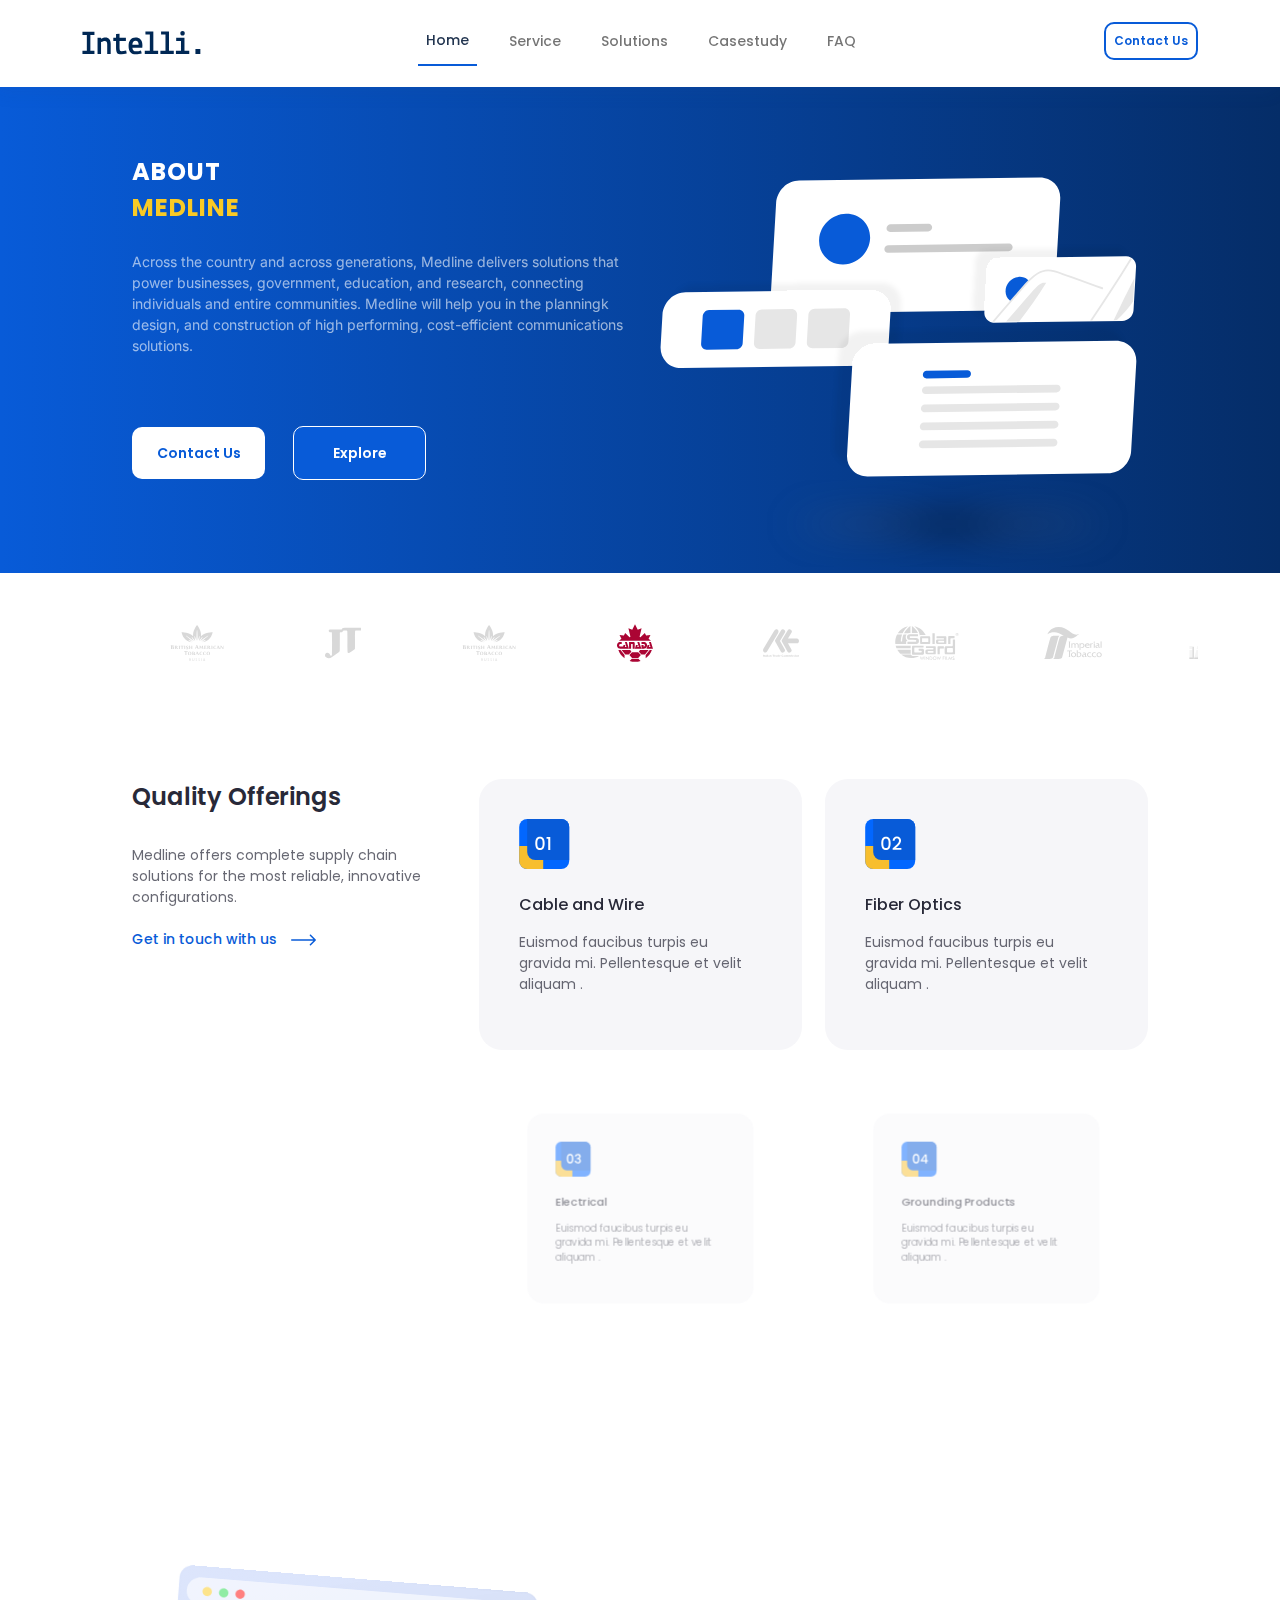
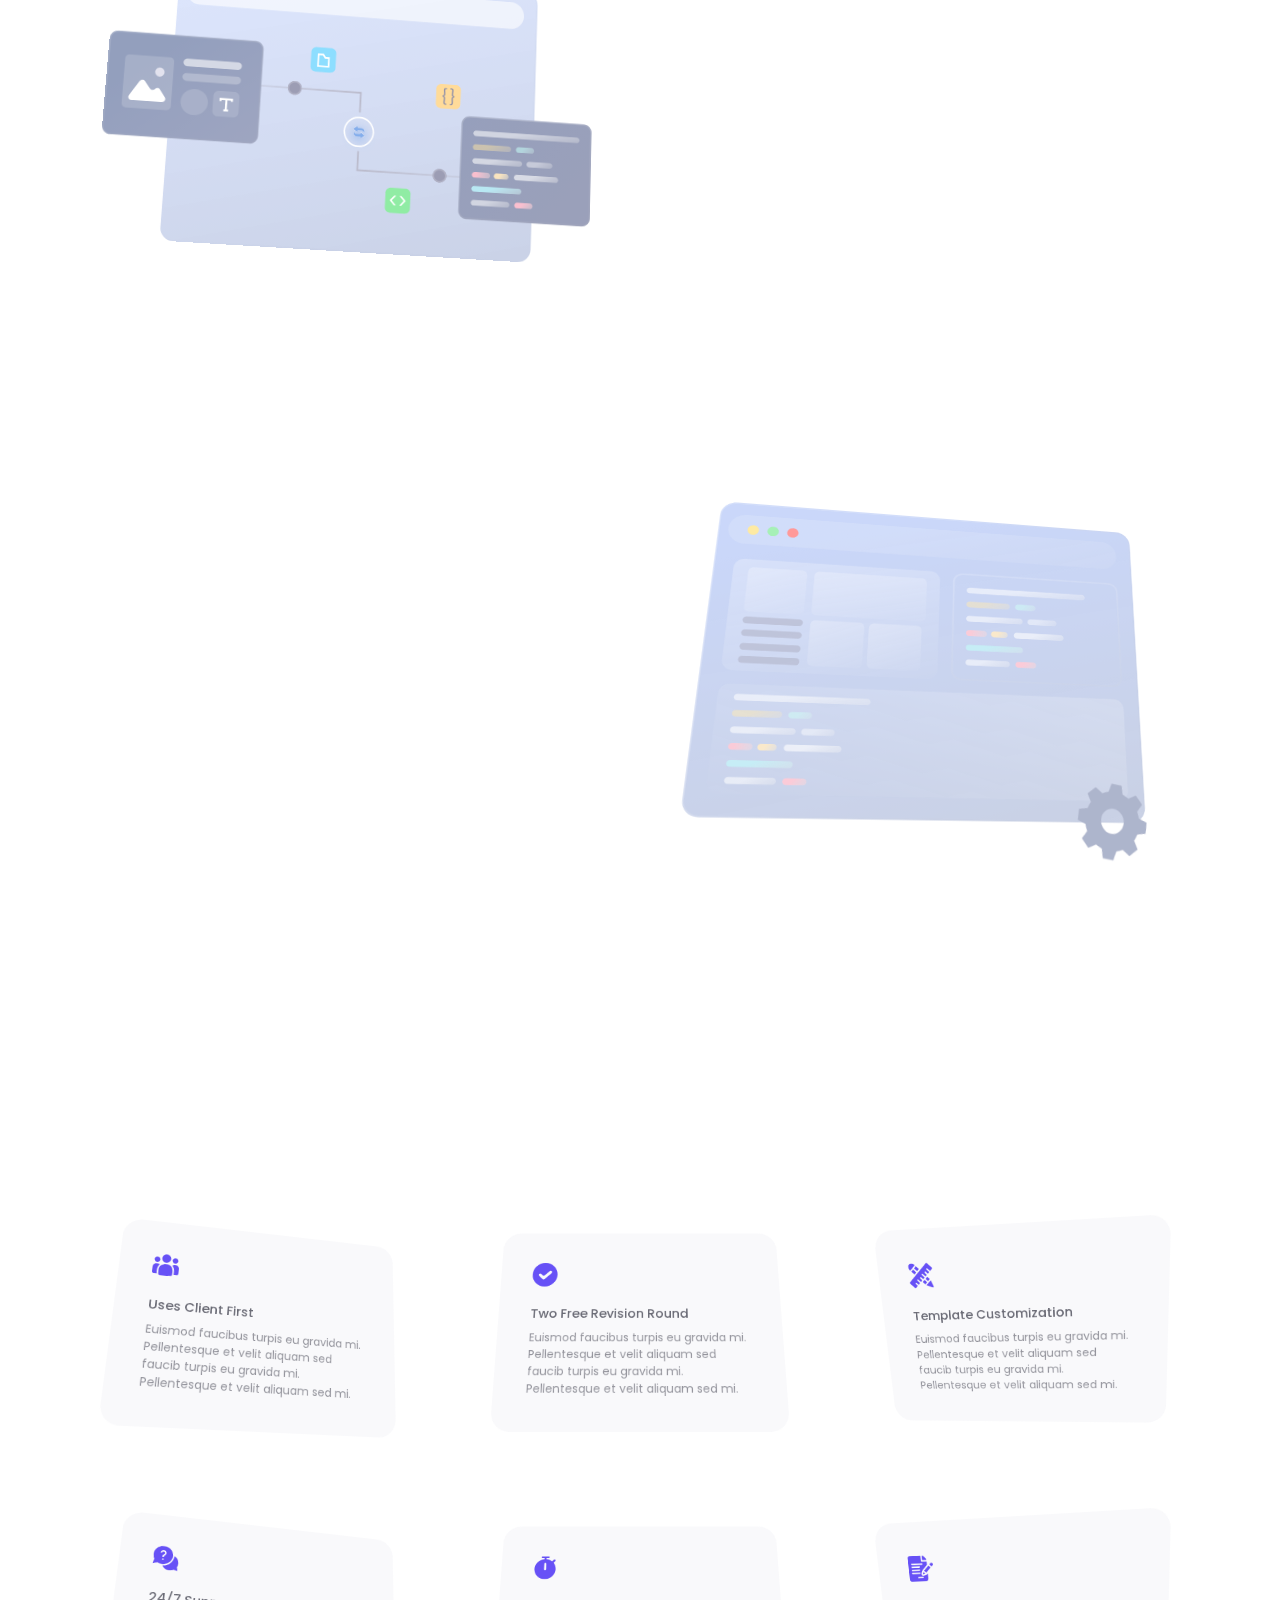
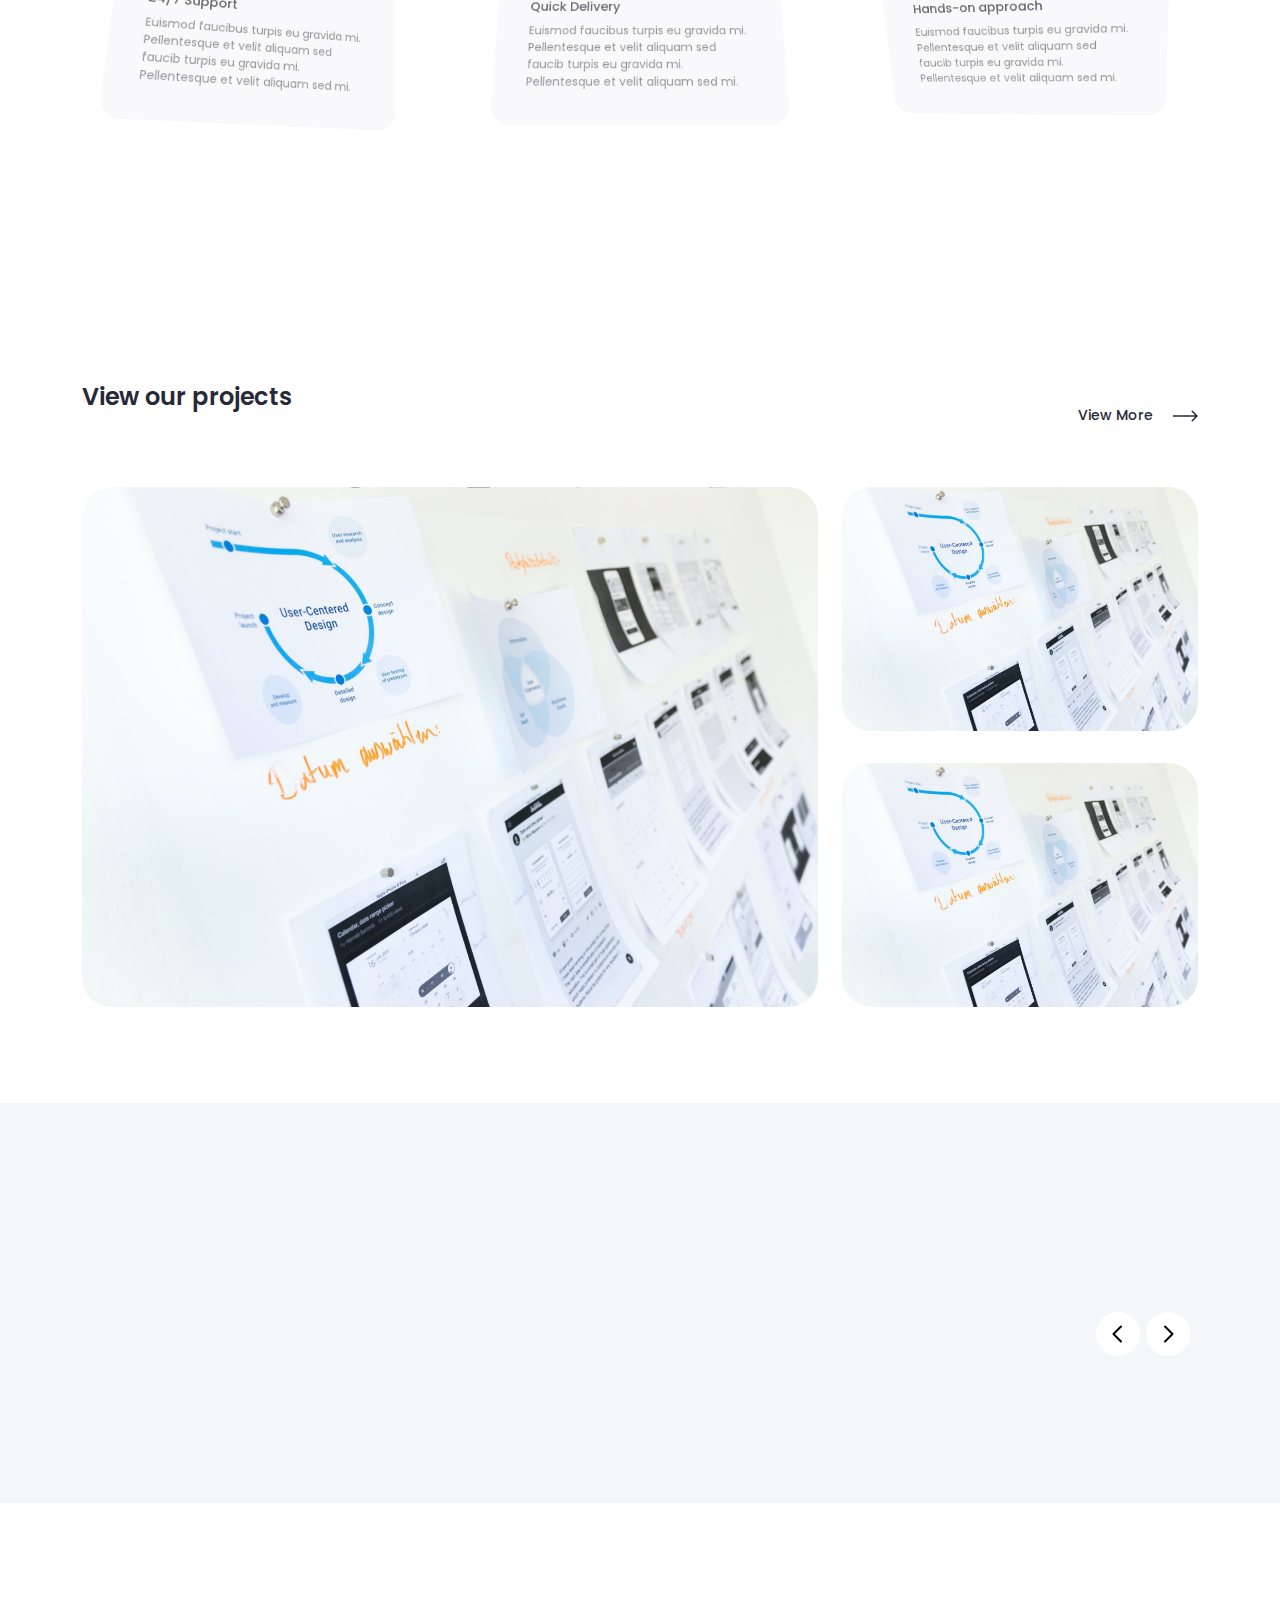
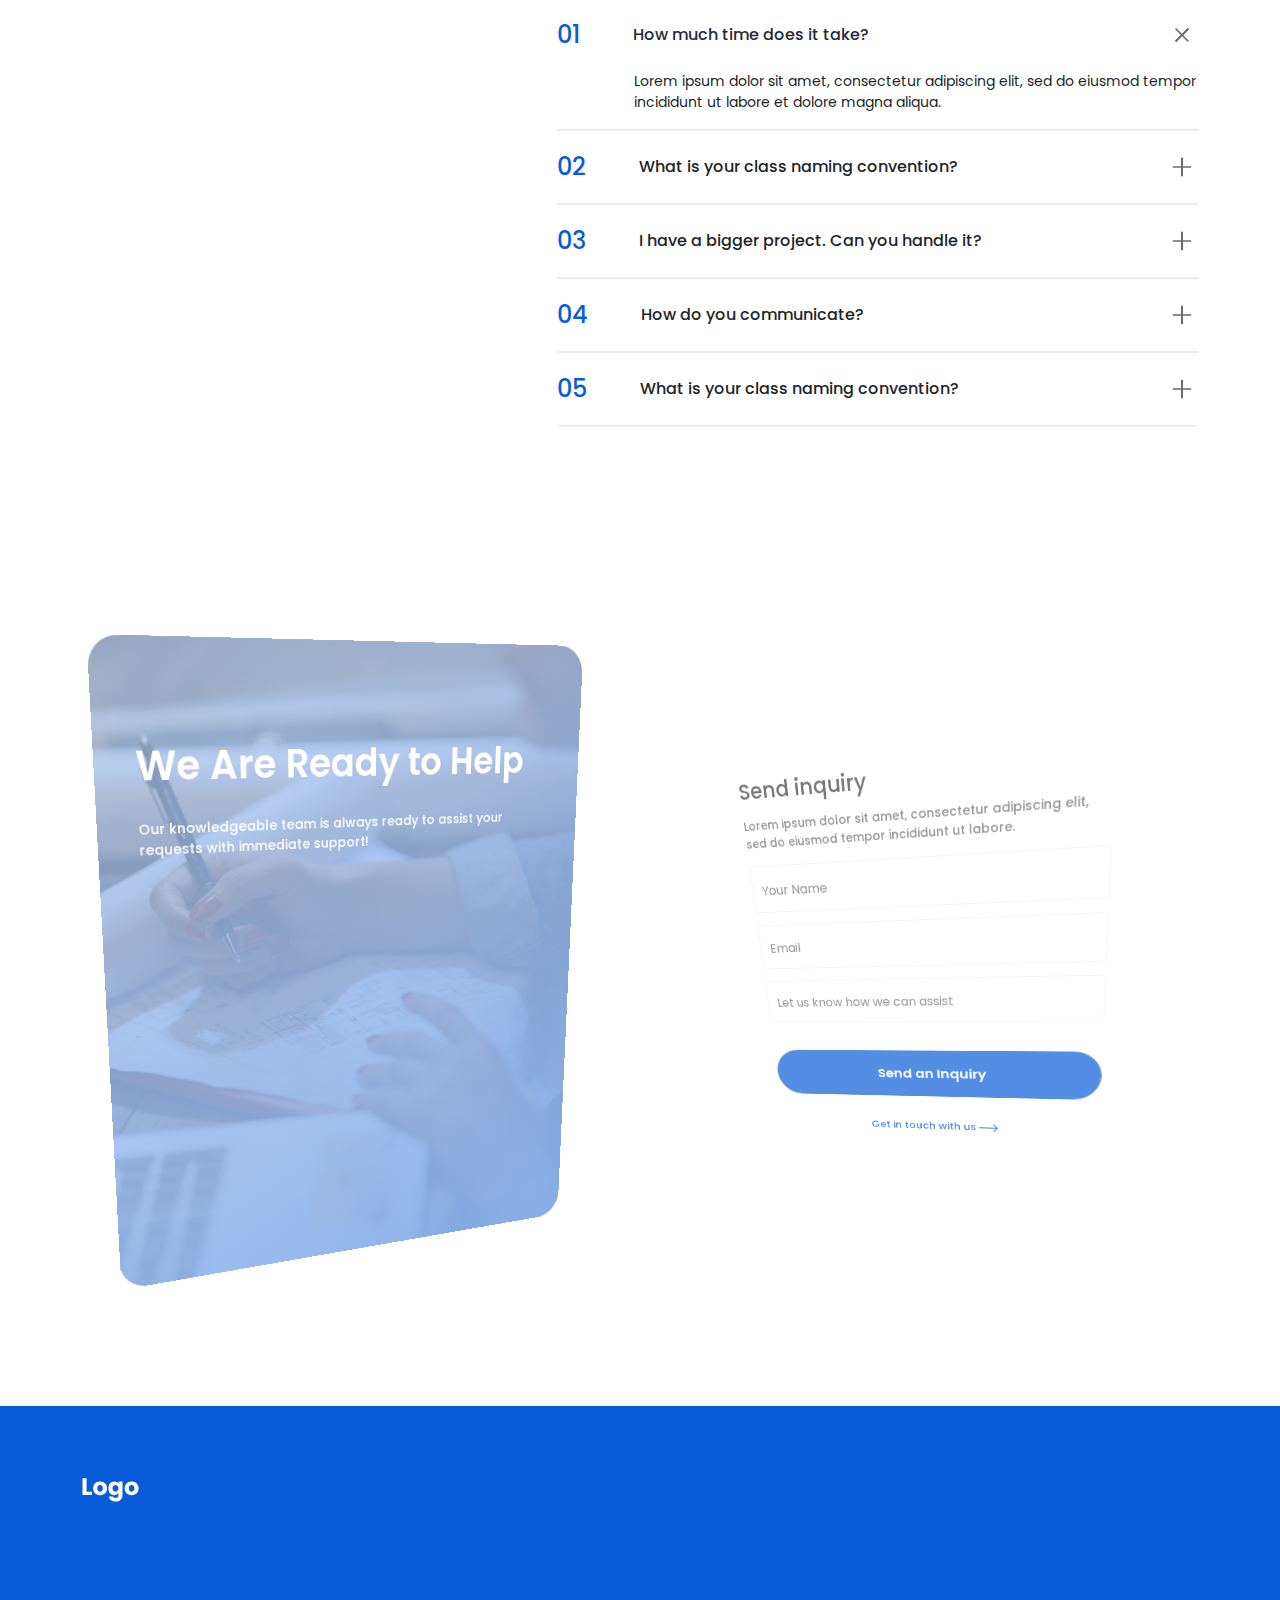
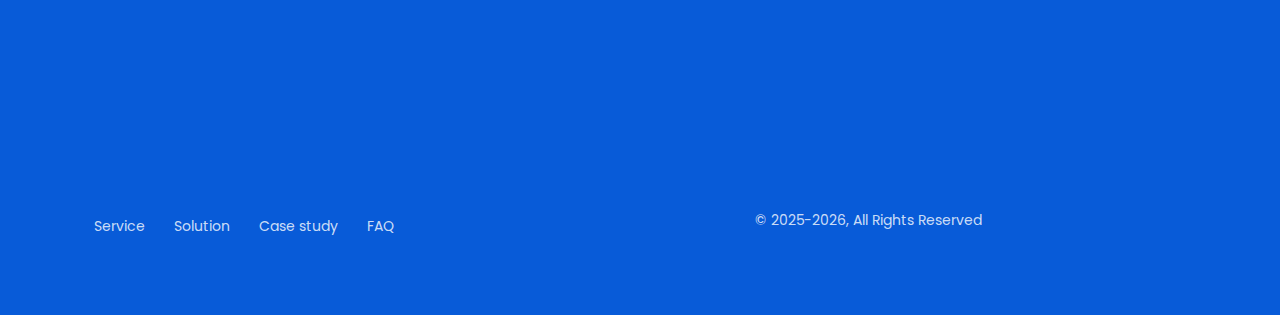
<file: index.html>
<!DOCTYPE html>
<html lang="en">
  <head>
    <!-- Required meta tags -->
    <meta charset="utf-8" />
    <meta name="viewport" content="width=device-width, initial-scale=1" />
    <!-- Bootstrap CSS -->
    <link
      href="assets/css/bootstrap.min.css"
      rel="stylesheet"
      type="text/css"
    />
    <link href="assets/css/main.css" rel="stylesheet" type="text/css" />
    <link href="assets/css/media_query.css" rel="stylesheet" type="text/css" />
    <link
      rel="stylesheet"
      href="assets/js/plugins/aos/aos-2.3.1.css"
      type="text/css"
    />
    <link rel="preconnect" href="https://fonts.googleapis.com" />
    <link rel="preconnect" href="https://fonts.googleapis.com" />
    <link rel="preconnect" href="https://fonts.googleapis.com" />

    <link rel="preconnect" href="https://fonts.gstatic.com" crossorigin />
    <link
      href="https://fonts.googleapis.com/css2?family=Poppins:ital,wght@0,200;0,300;0,400;0,600;0,700;0,800;1,200&display=swap"
      rel="stylesheet"
    />
    <link rel="preconnect" href="https://fonts.googleapis.com" />
    <link rel="preconnect" href="https://fonts.googleapis.com" />
    <link rel="preconnect" href="https://fonts.gstatic.com" crossorigin />
    <link
      href="https://fonts.googleapis.com/css2?family=Inter:wght@300&family=Poppins:wght@200;300;400;500;600;700;800&display=swap"
      rel="stylesheet"
    />
    <link
      rel="stylesheet"
      href="assets/js/plugins/slick/slick.1.8.1.css"
      type="text/css"
    />

    <title>Medline | Home</title>
  </head>

  <body>
    <main id="main">
      <!-- preloader section started   -->
      <!-- <section id="preloader" >
         <div class="spinner-border" role="status">
         </div>
      </section> -->
      <!-- preloader section ended   -->

      <!-- Header section started  -->
      <section id="header">
        <nav class="navbar navbar-expand-lg navbar-light shadow-md fixed-top">
          <div class="container-fluid container-lg">
            <button
              class="navbar-toggler"
              type="button"
              data-bs-toggle="collapse"
              data-bs-target="#navbarSupportedContent"
              aria-controls="navbarSupportedContent"
              aria-expanded="false"
              aria-label="Toggle navigation"
            >
              <span>
                <svg
                  class="border-none"
                  width="21"
                  height="20"
                  viewBox="0 0 21 20"
                  fill="none"
                  xmlns="http://www.w3.org/2000/svg"
                >
                  <path
                    d="M0.75 4.1875H20.25C20.625 4.1875 21 3.85938 21 3.4375V1.5625C21 1.1875 20.625 0.8125 20.25 0.8125H0.75C0.328125 0.8125 0 1.1875 0 1.5625V3.4375C0 3.85938 0.328125 4.1875 0.75 4.1875ZM0.75 11.6875H20.25C20.625 11.6875 21 11.3594 21 10.9375V9.0625C21 8.6875 20.625 8.3125 20.25 8.3125H0.75C0.328125 8.3125 0 8.6875 0 9.0625V10.9375C0 11.3594 0.328125 11.6875 0.75 11.6875ZM0.75 19.1875H20.25C20.625 19.1875 21 18.8594 21 18.4375V16.5625C21 16.1875 20.625 15.8125 20.25 15.8125H0.75C0.328125 15.8125 0 16.1875 0 16.5625V18.4375C0 18.8594 0.328125 19.1875 0.75 19.1875Z"
                    fill="url(#paint0_linear_258_6838)"
                  />
                  <defs>
                    <linearGradient
                      id="paint0_linear_258_6838"
                      x1="1.17347e-07"
                      y1="10"
                      x2="21"
                      y2="10"
                      gradientUnits="userSpaceOnUse"
                    >
                      <stop stop-color="#182A44" />
                      <stop offset="1" stop-color="#3C5271" />
                    </linearGradient>
                  </defs>
                </svg>
              </span>
            </button>

            <!-- Logo for mobile screen  -->
            <a
              class="navbar-brand m-auto m-md-auto m-sm-auto"
              href="index.html"
            >
              <img
                class="img-fluid"
                src="assets/images/logo/dark_logo.svg"
                alt=""
                srcset=""
              />
            </a>
            <!-- Logo for mobile screen  ended-->

            <!-- Mobile screen log in  btn -->
            <ul class="navbar-nav mb-2 mb-lg-0 d-block d-lg-none">
              <!-- <li class="nav-item user-nav-item">
                <a class="nav-link" href="#">
                  <span>
                    <svg
                      class="mt--2"
                      width="24"
                      height="25"
                      viewBox="0 0 24 25"
                      fill="none"
                      xmlns="http://www.w3.org/2000/svg"
                    >
                      <path
                        d="M5 20.8462V19.8462C5 15.9802 8.13401 12.8462 12 12.8462V12.8462C15.866 12.8462 19 15.9802 19 19.8462V20.8462"
                        stroke="#BCBCBC"
                        stroke-width="1.5"
                        stroke-linecap="round"
                        stroke-linejoin="round"
                      />
                      <path
                        d="M12 12.8462C14.2091 12.8462 16 11.0553 16 8.84619C16 6.63705 14.2091 4.84619 12 4.84619C9.79086 4.84619 8 6.63705 8 8.84619C8 11.0553 9.79086 12.8462 12 12.8462Z"
                        stroke="#BCBCBC"
                        stroke-width="1.5"
                        stroke-linecap="round"
                        stroke-linejoin="round"
                      />
                    </svg>
                  </span>
                  <span>Log In</span>
                </a>
              </li> -->
            </ul>
            <!-- Mobile screen log in  btn ended  -->
            <div class="collapse navbar-collapse" id="navbarSupportedContent">
              <ul class="navbar-nav m-auto mb-2 mb-lg-0">
                <li class="nav-item">
                  <a class="nav-link active" aria-current="page" href="/"
                    >Home</a
                  >
                </li>

                <li class="nav-item">
                  <a
                    class="nav-link"
                    aria-current="page"
                    href="pages/service.html"
                    >Service</a
                  >
                </li>
                <li class="nav-item">
                  <a
                    class="nav-link"
                    aria-current="page"
                    href="pages/solution.html"
                    >Solutions</a
                  >
                </li>
                <li class="nav-item">
                  <a class="nav-link" href="pages/case_study.html">Casestudy</a>
                </li>
                <li class="nav-item">
                  <a class="nav-link" href="pages/faq.html">FAQ</a>
                </li>
              </ul>

              <ul class="navbar-nav mb-2 mb-lg-0">
                <li class="nav-item user-nav-item d-none d-lg-block">
                  <!-- <a class="nav-link" href="#">
                    <span>
                      <svg
                        class="mt--2"
                        width="24"
                        height="25"
                        viewBox="0 0 24 25"
                        fill="none"
                        xmlns="http://www.w3.org/2000/svg"
                      >
                        <path
                          d="M5 20.8462V19.8462C5 15.9802 8.13401 12.8462 12 12.8462V12.8462C15.866 12.8462 19 15.9802 19 19.8462V20.8462"
                          stroke="#BCBCBC"
                          stroke-width="1.5"
                          stroke-linecap="round"
                          stroke-linejoin="round"
                        />
                        <path
                          d="M12 12.8462C14.2091 12.8462 16 11.0553 16 8.84619C16 6.63705 14.2091 4.84619 12 4.84619C9.79086 4.84619 8 6.63705 8 8.84619C8 11.0553 9.79086 12.8462 12 12.8462Z"
                          stroke="#BCBCBC"
                          stroke-width="1.5"
                          stroke-linecap="round"
                          stroke-linejoin="round"
                        />
                      </svg>
                    </span>
                    <span>Log In</span>
                  </a> -->
                </li>

                <li>
                  <button class="btn btn-outline d-block" type="submit">
                    Contact Us
                  </button>
                </li>
              </ul>
            </div>
          </div>
        </nav>
      </section>
      <!-- Header section ended  -->

      <section id="banner">
        <div class="container-fluid container-lg" style="border: 1px">
          <div class="row banners_content align-items-center">
            <div
              class="banners_left_content col-12 col-sm-12 col-md-6 col-lg-6 col-xl-6 col-xxl-6 text-center text-md-start"
            >
              <h1 data-aos="fade-right" data-aos-duration="1200">
                About <br />
                
                <span class="company_colored_name">Medline</span>
              </h1>

              <p data-aos="fade-up">
                Across the country and across generations, Medline delivers solutions that power businesses, government, education, and research, connecting individuals and entire communities.  Medline will help you in the planningk design, and construction of high performing, cost-efficient communications solutions.
              </p>

              <div
                class="banner_buttons"
                data-aos="fade-up"
                data-aos-duration="1200"
              >
                <a class="white_btn" href="">Contact Us</a>
                <a class="blue_btn ml-2" href="">Explore</a>
              </div>
            </div>

            <div
              class="banner_right_content col-12 col-sm-12 col-md-6 col-lg-6 col-xl-6 col-xxl-6 d-flex justify-content-center align-items-start"
            >
              <img
                class="img-fluid"
                src="assets/images/banner/banner.svg"
                alt="Banner Image"
                srcset=""
              />
            </div>
          </div>
        </div>
      </section>

      <section id="companies">
        <div
          class="company_slider container-md container-lg container-xl container-xxl"
        >
          <div class="company_logo_container">
            <a href="">
              <svg
                width="130"
                height="80"
                viewBox="0 0 130 80"
                fill="none"
                xmlns="http://www.w3.org/2000/svg"
              >
                <path
                  fill-rule="evenodd"
                  clip-rule="evenodd"
                  d="M81.0031 37.7277L78.5831 35.8403L80.4672 31.8945L76.0832 32.4595L74.8384 30.0195L70.6803 34.0005C70.211 34.4498 69.4569 34.2355 69.6311 33.5017L71.5854 25.2678L67.7386 26.8601L64.9999 21.2095L62.2614 26.8601L58.4144 25.2678L60.3687 33.5017C60.5427 34.2355 59.7888 34.4498 59.3195 34.0005L55.1618 30.0195L53.917 32.4595L49.5328 31.8945L51.4167 35.8403L48.9963 37.7277H81.0031V37.7277ZM81.861 46.9632C80.668 50.3086 78.498 53.1974 75.697 55.2819L75.6765 52.0498L79.7219 46.9632H81.861ZM70.5921 57.9238C68.8241 58.4992 66.9763 58.7918 65.117 58.7908C63.2577 58.7917 61.41 58.4991 59.6419 57.9238L61.8315 55.7812H68.4025L70.5921 57.9238V57.9238ZM54.5371 55.2819C51.7363 53.1974 49.5664 50.3086 48.373 46.9632H50.5121L54.5574 52.0498L54.5371 55.2819ZM58.7577 51.6199L61.4114 48.7636L60.2164 46.9632H51.5466L55.2986 51.5978L58.7577 51.6199V51.6199ZM71.4763 51.6199L68.8222 48.7636L70.0172 46.9632H78.687L74.935 51.5978L71.4763 51.6199V51.6199ZM62.0257 54.9563L59.3683 52.1082L62.0257 49.2606H68.2083L70.8657 52.1082L68.2083 54.9563H62.0257V54.9563ZM76.5003 45.6583L77.6262 42.1092L79.4839 42.1072L78.9726 43.9699H80.4886L78.9797 39.0491H80.9053L83 45.6581H76.5003V45.6583ZM71.485 41.1004H73.7581C74.103 41.1004 74.389 41.224 74.5982 41.4512C74.8081 41.6783 74.9131 41.9817 74.9131 42.3601C74.9131 42.7293 74.8131 43.024 74.6122 43.2436C74.4121 43.4653 74.1426 43.575 73.8055 43.575H73.5807V41.9742H71.4848V43.575H71.484L71.4898 45.6579H73.9465C74.2248 45.6591 74.5021 45.6246 74.7715 45.555C75.0237 45.4913 75.2658 45.3927 75.4907 45.262C76.0093 44.9426 76.4008 44.5366 76.6666 44.0469C76.9337 43.5571 77.0663 42.9959 77.0663 42.3599C77.0663 41.8907 76.991 41.4552 76.8391 41.0538C76.6921 40.6603 76.4682 40.2999 76.1805 39.9938C75.8968 39.6901 75.5514 39.4508 75.1674 39.2919C74.7826 39.1326 74.2932 39.0491 73.8469 39.0491H71.4846V41.1004H71.485V41.1004ZM64.8567 45.6583L65.9802 42.1092L67.8383 42.1072L67.327 43.9699H68.8427L67.3337 39.0491H69.2593L71.3556 45.6581H64.8567V45.6583V45.6583ZM61.0983 41.1004H62.6902V45.6581H64.7301V40.3339C64.7301 39.5951 64.1773 39.0493 63.4556 39.0493H59.058V45.6583H61.0979L61.0983 41.1004V41.1004ZM53.0964 43.5754L53.5638 42.1092L55.4219 42.1072L54.9107 43.9699H56.4263L54.9173 39.0491H56.8429L58.9377 45.6581H50.12C49.8338 45.6581 49.5586 45.6244 49.2944 45.5553C49.0424 45.4914 48.8005 45.3928 48.5757 45.2622C48.0568 44.9428 47.6653 44.5368 47.3997 44.0471C47.1328 43.5573 47 42.9961 47 42.3601C47 41.8909 47.0753 41.4554 47.2272 41.054C47.3741 40.6604 47.598 40.3001 47.8859 39.994C48.1695 39.6904 48.515 39.4511 48.8989 39.2921C49.2836 39.1328 49.7731 39.0493 50.2192 39.0493H51.7294V41.1004H50.3086C49.9633 41.1004 49.6777 41.224 49.4682 41.4512C49.2589 41.6783 49.1534 41.9817 49.1534 42.3601C49.1534 42.7293 49.254 43.0236 49.4545 43.2436C49.6552 43.4645 49.9242 43.575 50.261 43.575H53.0964V43.5754V43.5754Z"
                  fill="#D8D8D8"
                />
              </svg>
            </a>
          </div>

          <div class="company_logo_container">
            <a href="">
              <svg
                width="130"
                height="80"
                viewBox="0 0 130 80"
                fill="none"
                xmlns="http://www.w3.org/2000/svg"
              >
                <path
                  fill-rule="evenodd"
                  clip-rule="evenodd"
                  d="M51.3515 47.8931C50.5494 49.2287 49.0815 49.8205 48.0724 49.2143L47.9231 49.1246C46.9141 48.5185 46.7461 46.9449 47.5481 45.6088L58.204 27.8644C59.0063 26.528 60.4742 25.9363 61.4839 26.5424L61.6326 26.6321C62.6416 27.238 62.8096 28.8124 62.0074 30.1482L51.3515 47.8931V47.8931ZM63.9716 37.8892L69.084 29.3007C69.5449 28.533 69.1004 27.4199 68.0913 26.8136L67.942 26.7239C66.933 26.1186 65.7416 26.2493 65.2803 27.0164L59.1884 37.0963C58.8566 37.6492 59.0864 38.3386 59.477 38.9736C59.4893 38.998 65.1914 49.0542 65.1914 49.0542C65.7091 49.7838 66.6513 49.9469 67.6747 49.3657L67.8263 49.2803C68.8505 48.6992 69.3329 47.6178 68.9064 46.8636L63.9716 37.8892Z"
                  fill="#D8D8D8"
                />
                <path
                  fill-rule="evenodd"
                  clip-rule="evenodd"
                  d="M80.9231 35.6221H71.9715L75.7346 29.3012C76.1955 28.5335 75.751 27.4204 74.7419 26.8141L74.5926 26.7243C73.5836 26.119 72.3922 26.2497 71.9309 27.0169L65.839 37.0968C65.5074 37.6496 65.737 38.3391 66.1278 38.9741C66.1399 38.9985 71.842 49.0546 71.842 49.0546C72.3597 49.7843 73.3019 49.9473 74.3253 49.3662L74.4769 49.2808C75.5006 48.6996 75.9835 47.6183 75.5564 46.8641L71.9363 40.2802H80.9231C82.0557 40.2802 82.9736 39.2373 82.9736 37.9511C82.9736 36.665 82.0559 35.6221 80.9231 35.6221V35.6221ZM47 51.7159H47.5844V53.6363H47V51.7159ZM47.9535 52.3722V51.9746H48.5009V52.3722H48.8038V52.711H48.5009V53.203C48.5009 53.297 48.5496 53.3403 48.6696 53.3403C48.7155 53.3403 48.7413 53.3374 48.776 53.3239V53.6361C48.6322 53.6793 48.5748 53.6899 48.4263 53.6899C48.1598 53.6899 47.9507 53.6088 47.9507 53.3431V52.711H47.7706V52.3722H47.9535V52.3722ZM49.8151 53.2405C49.8094 53.3325 49.7008 53.421 49.5631 53.421C49.472 53.421 49.38 53.3622 49.38 53.2622C49.38 53.0506 49.7153 53.093 49.8323 52.9773L49.8151 53.2405V53.2405ZM49.42 52.7327C49.4257 52.6143 49.5169 52.5715 49.632 52.5715C49.7403 52.5715 49.8352 52.6088 49.8352 52.7272C49.8352 52.8132 49.7297 52.8779 49.4775 52.8779C49.0195 52.8779 48.8413 53.0123 48.8413 53.2944C48.8413 53.6254 49.1795 53.6901 49.3597 53.6901C49.489 53.6901 49.718 53.6305 49.8323 53.4589H49.838C49.844 53.5336 49.8497 53.5932 49.8784 53.6363H50.4335C50.3594 53.5609 50.3395 53.4451 50.3395 53.3052V52.8484C50.3395 52.5254 50.1764 52.3185 49.5861 52.3185C49.2622 52.3185 48.9505 52.3962 48.8931 52.7327H49.42V52.7327ZM50.623 51.7159H51.173V53.6363H50.623V51.7159ZM51.4532 52.3722H52.0034V53.6363H51.4532V52.3722ZM51.4532 51.7159H52.0034V52.1784H51.4532V51.7159ZM53.1546 53.2405C53.1486 53.3325 53.0395 53.421 52.9024 53.421C52.8107 53.421 52.7193 53.3622 52.7193 53.2622C52.7193 53.0506 53.054 53.093 53.1716 52.9773L53.1546 53.2405ZM52.7588 52.7327C52.7646 52.6143 52.8565 52.5715 52.9706 52.5715C53.08 52.5715 53.1747 52.6088 53.1747 52.7272C53.1747 52.8132 53.0683 52.8779 52.8164 52.8779C52.3582 52.8779 52.1808 53.0123 52.1808 53.2944C52.1808 53.6254 52.5182 53.6901 52.6992 53.6901C52.8277 53.6901 53.0569 53.6305 53.1718 53.4589H53.1775C53.1835 53.5336 53.1882 53.5932 53.2171 53.6363H53.773C53.6982 53.5609 53.6782 53.4451 53.6782 53.3052V52.8484C53.6782 52.5254 53.5153 52.3185 52.9256 52.3185C52.6017 52.3185 52.2893 52.3962 52.2326 52.7327H52.7588V52.7327ZM53.9731 53.6363V52.3722H54.5147V52.5871H54.5204C54.6003 52.3775 54.7927 52.3183 54.9901 52.3183C55.2163 52.3183 55.4656 52.4634 55.4768 52.7702V53.6363H54.9266V52.8808C54.9266 52.7487 54.8664 52.6899 54.7437 52.6899C54.6145 52.6899 54.5231 52.7974 54.5231 52.9152V53.6365H53.9731V53.6363V53.6363ZM57.1123 53.6363V52.1303H56.4902V51.7159H58.3171V52.1303H57.6961V53.6363H57.1123ZM58.2721 53.6363V52.3722H58.802V52.5817H58.8071C58.919 52.3829 59.0333 52.3183 59.3858 52.3183V52.8181C59.3215 52.7951 59.2537 52.7834 59.1854 52.7837C58.9247 52.7837 58.8212 52.9042 58.8212 53.1354V53.6361H58.2721V53.6363V53.6363ZM60.3799 53.2405C60.3739 53.3325 60.2647 53.421 60.1277 53.421C60.0359 53.421 59.9448 53.3622 59.9448 53.2622C59.9448 53.0506 60.2795 53.093 60.3971 52.9773L60.3799 53.2405ZM59.9841 52.7327C59.9898 52.6143 60.0818 52.5715 60.1967 52.5715C60.3051 52.5715 60.3999 52.6088 60.3999 52.7272C60.3999 52.8132 60.2936 52.8779 60.0417 52.8779C59.5834 52.8779 59.4061 53.0123 59.4061 53.2944C59.4061 53.6254 59.7434 53.6901 59.9245 53.6901C60.0529 53.6901 60.2822 53.6305 60.3971 53.4589H60.4026C60.4085 53.5336 60.4143 53.5932 60.4421 53.6363H60.9981C60.9233 53.5609 60.9032 53.4451 60.9032 53.3052V52.8484C60.9032 52.5254 60.7402 52.3185 60.1506 52.3185C59.8268 52.3185 59.5146 52.3962 59.4577 52.7327H59.9841V52.7327ZM62.2066 53.0043C62.2066 53.2385 62.0974 53.3511 61.9461 53.3511C61.7945 53.3511 61.6882 53.2383 61.6882 53.0043C61.6882 52.7704 61.7945 52.6575 61.9461 52.6575C62.0974 52.6575 62.2066 52.7704 62.2066 53.0043ZM62.2066 52.4662C62.0862 52.3509 61.9231 52.3183 61.7572 52.3183C61.2558 52.3263 61.1095 52.7219 61.1095 53.0199C61.1095 53.4372 61.4594 53.6899 61.7715 53.6899C61.9778 53.6899 62.1521 53.6174 62.2384 53.4851H62.2443V53.6361H62.7564V51.7157H62.2068V52.4662H62.2066V52.4662ZM63.4383 52.8378C63.4578 52.6975 63.5612 52.5871 63.7212 52.5871C63.8791 52.5871 63.9848 52.6975 64.0022 52.8378H63.4383ZM63.9762 53.2542C63.9416 53.3485 63.839 53.4101 63.73 53.4101C63.5467 53.4101 63.4547 53.2973 63.4383 53.1065H64.5147C64.5436 52.738 64.3373 52.3185 63.73 52.3185C63.2601 52.3185 62.9227 52.5609 62.9227 53.026C62.9227 53.4642 63.3005 53.6901 63.7243 53.6901C64.0452 53.6901 64.375 53.556 64.4863 53.2542H63.9762V53.2542ZM67.0578 52.3452C67.0318 52.1571 66.8862 52.0285 66.6397 52.0285C66.3622 52.0285 66.1588 52.2511 66.1588 52.6762C66.1588 53.1012 66.362 53.3241 66.6397 53.3241C66.9062 53.3241 67.0377 53.1739 67.0638 52.9505H67.6707C67.5851 53.5021 67.1553 53.6955 66.683 53.6955C66.0152 53.6955 65.5168 53.3513 65.5168 52.6762C65.5168 52.001 66.0154 51.6571 66.683 51.6571C67.1834 51.6571 67.6051 51.8912 67.6563 52.345H67.0578V52.3452V52.3452ZM68.3268 53.0043C68.3268 52.7436 68.4237 52.6143 68.598 52.6143C68.7735 52.6143 68.8704 52.7436 68.8704 53.0043C68.8704 53.2647 68.7735 53.3941 68.598 53.3941C68.4237 53.3943 68.3268 53.2649 68.3268 53.0043ZM69.4495 53.0043C69.4495 52.6194 69.1687 52.3183 68.5982 52.3183C68.029 52.3183 67.7481 52.6194 67.7481 53.0043C67.7481 53.3884 68.029 53.6901 68.5982 53.6901C69.1687 53.6901 69.4495 53.3884 69.4495 53.0043ZM69.6439 53.6363V52.3722H70.1712V52.5547H70.1759C70.2707 52.3722 70.471 52.3185 70.6091 52.3185C70.798 52.3185 70.9352 52.3939 71.0184 52.5447C71.1015 52.388 71.2849 52.3185 71.4448 52.3185C71.7374 52.3185 71.9977 52.4263 71.9977 52.8616V53.6363H71.4479V52.8616C71.4479 52.7272 71.3615 52.6899 71.273 52.6899C71.1841 52.6899 71.0958 52.7272 71.0958 52.8616V53.6363H70.5456V52.8616C70.5456 52.7272 70.4592 52.6899 70.3711 52.6899C70.2818 52.6899 70.1931 52.7272 70.1931 52.8616V53.6363H69.6439V53.6363ZM72.2759 53.6363V52.3722H72.8023V52.5547H72.8078C72.9027 52.3722 73.103 52.3185 73.2403 52.3185C73.4299 52.3185 73.5668 52.3939 73.6499 52.5447C73.7327 52.388 73.9168 52.3185 74.0768 52.3185C74.3693 52.3185 74.6289 52.4263 74.6289 52.8616V53.6363H74.0795V52.8616C74.0795 52.7272 73.9934 52.6899 73.905 52.6899C73.8156 52.6899 73.7269 52.7272 73.7269 52.8616V53.6363H73.1772V52.8616C73.1772 52.7272 73.0911 52.6899 73.002 52.6899C72.9139 52.6899 72.8248 52.7272 72.8248 52.8616V53.6363H72.2759V53.6363ZM74.896 52.3722H75.4458V53.6363H74.896V52.3722ZM74.896 51.7159H75.4458V52.1784H74.896V51.7159ZM76.1647 53.2895C76.1731 53.3433 76.1936 53.3866 76.2252 53.4156C76.2588 53.4425 76.3075 53.4589 76.3712 53.4589C76.4937 53.4589 76.5769 53.4101 76.5769 53.3081C76.5769 53.058 75.6778 53.3081 75.6778 52.7919C75.6778 52.4527 75.9923 52.3183 76.4284 52.3183C76.7256 52.3183 77.0466 52.4046 77.0642 52.7325H76.5541C76.5597 52.6731 76.5457 52.6301 76.5142 52.6004C76.4822 52.568 76.437 52.5525 76.3741 52.5496C76.2993 52.5496 76.1877 52.576 76.1877 52.6731C76.1877 52.9445 77.0955 52.6917 77.0955 53.2383C77.0955 53.598 76.6742 53.6899 76.3483 53.6899C76.0762 53.6899 75.6549 53.6117 75.6549 53.2893H76.1647V53.2895V53.2895ZM77.7367 53.2895C77.7455 53.3433 77.766 53.3866 77.7971 53.4156C77.8315 53.4425 77.8794 53.4589 77.9431 53.4589C78.066 53.4589 78.1492 53.4101 78.1492 53.3081C78.1492 53.058 77.2502 53.3081 77.2502 52.7919C77.2502 52.4527 77.565 52.3183 78.0003 52.3183C78.2983 52.3183 78.6189 52.4046 78.6361 52.7325H78.1261C78.132 52.6731 78.1177 52.6301 78.0861 52.6004C78.0554 52.568 78.0093 52.5525 77.946 52.5496C77.8712 52.5496 77.76 52.576 77.76 52.6731C77.76 52.9445 78.6679 52.6917 78.6679 53.2383C78.6679 53.598 78.2469 53.6899 77.9202 53.6899C77.6482 53.6899 77.2272 53.6117 77.2272 53.2893H77.7367V53.2895V53.2895ZM78.8709 52.3722H79.4211V53.6363H78.8709V52.3722ZM78.8709 51.7159H79.4211V52.1784H78.8709V51.7159ZM80.179 53.0043C80.179 52.7436 80.2767 52.6143 80.4514 52.6143C80.6259 52.6143 80.7234 52.7436 80.7234 53.0043C80.7234 53.2647 80.6257 53.3941 80.4514 53.3941C80.2767 53.3943 80.179 53.2649 80.179 53.0043ZM81.3025 53.0043C81.3025 52.6194 81.0217 52.3183 80.4516 52.3183C79.8819 52.3183 79.6011 52.6194 79.6011 53.0043C79.6011 53.3884 79.8819 53.6901 80.4516 53.6901C81.0217 53.6901 81.3025 53.3884 81.3025 53.0043ZM81.4969 53.6363V52.3722H82.0379V52.5871H82.0434C82.1243 52.3775 82.3158 52.3183 82.5131 52.3183C82.7394 52.3183 82.9887 52.4634 83 52.7702V53.6363H82.4506V52.8808C82.4506 52.7487 82.3902 52.6899 82.2671 52.6899C82.1382 52.6899 82.0467 52.7974 82.0467 52.9152V53.6365H81.4969V53.6363V53.6363Z"
                  fill="#D8D8D8"
                />
              </svg>
            </a>
          </div>

          <div class="company_logo_container">
            <a href="">
              <svg
                width="130"
                height="80"
                viewBox="0 0 130 80"
                fill="none"
                xmlns="http://www.w3.org/2000/svg"
              >
                <path
                  fill-rule="evenodd"
                  clip-rule="evenodd"
                  d="M57.856 53.5684H58.3858L59.0097 55.2336C59.0502 55.3435 59.0842 55.4398 59.1128 55.5222C59.1407 55.6047 59.1645 55.6821 59.1859 55.7548C59.2383 55.5801 59.2929 55.4101 59.3508 55.243C59.3577 55.2217 59.3631 55.2079 59.366 55.2003L60.0283 53.4382L60.7274 55.234C60.7933 55.4066 60.8519 55.5819 60.9032 55.7595C60.9184 55.6919 60.9386 55.6173 60.9639 55.5367C60.9893 55.4549 61.0222 55.3591 61.063 55.2481L61.683 53.5691H62.2168L60.9393 56.9965L60.187 55.1153C60.1263 54.9637 60.0723 54.8095 60.025 54.6531C59.9986 54.7413 59.9733 54.8249 59.948 54.9019C59.9226 54.979 59.8962 55.0538 59.8687 55.1236L59.1302 56.9965L57.856 53.5684V53.5684ZM62.5908 56.867V53.5684H63.1268V56.867H62.5908ZM63.8972 56.867V53.4378L65.9928 55.4542C66.1202 55.5808 66.2399 55.7148 66.3513 55.8557V53.5684H66.8471V56.9957L64.7092 54.9428C64.5921 54.8299 64.4856 54.7064 64.3913 54.5739V56.8673H63.8972V56.867V56.867ZM68.1398 56.3823H68.5912C68.8386 56.3823 69.0249 56.3664 69.1486 56.3331C69.2723 56.3002 69.3804 56.2438 69.4723 56.1664C69.5974 56.0593 69.69 55.9273 69.7526 55.7685C69.8148 55.6101 69.8466 55.4256 69.8466 55.2148C69.8466 55.005 69.8148 54.8202 69.7526 54.6621C69.6935 54.5084 69.5972 54.3716 69.4723 54.2643C69.3749 54.1841 69.2606 54.127 69.1381 54.0972C69.0082 54.0639 68.8039 54.048 68.5275 54.048H68.1398V56.3823V56.3823ZM67.6042 56.867V53.5684H68.3268C68.7981 53.5684 69.1287 53.5919 69.32 53.6389C69.5113 53.6867 69.6788 53.7659 69.8238 53.8765C70.0144 54.0227 70.1595 54.2097 70.2575 54.4382C70.3555 54.6668 70.4051 54.9276 70.4051 55.2195C70.4051 55.5128 70.3555 55.7725 70.2575 55.9986C70.1595 56.2246 70.0144 56.4109 69.8238 56.5585C69.6792 56.6695 69.515 56.7483 69.3316 56.7961C69.1471 56.8431 68.861 56.8666 68.4718 56.8666H67.6042V56.867ZM73.8433 55.2242C73.8433 55.0578 73.8122 54.8998 73.7514 54.7489C73.6912 54.5995 73.6021 54.4634 73.4892 54.3485C73.38 54.2342 73.2486 54.1434 73.1029 54.082C72.956 54.0194 72.8027 53.9879 72.6403 53.9879C72.4779 53.9879 72.3231 54.0187 72.177 54.0802C72.0316 54.1417 71.9006 54.231 71.7864 54.3485C71.6734 54.4626 71.5845 54.5981 71.5249 54.7471C71.4647 54.8991 71.4342 55.0611 71.4352 55.2245C71.4335 55.3859 71.4636 55.546 71.5239 55.6957C71.5841 55.8454 71.6733 55.9818 71.7864 56.0969C71.8967 56.2119 72.0294 56.3033 72.1762 56.3653C72.323 56.4274 72.4809 56.4589 72.6403 56.4579C72.8012 56.4579 72.9539 56.4268 73.0989 56.3653C73.2439 56.3038 73.3745 56.2149 73.4895 56.0969C73.6038 55.9805 73.691 55.847 73.7518 55.6973C73.8122 55.5472 73.8433 55.3895 73.8433 55.2242V55.2242ZM74.4021 55.2242C74.4021 55.4586 74.3583 55.6803 74.2708 55.8886C74.1817 56.0991 74.0511 56.2894 73.8867 56.4481C73.7163 56.612 73.525 56.7375 73.3123 56.8243C73.0989 56.9111 72.875 56.9549 72.6407 56.9549C72.4077 56.9557 72.1768 56.911 71.961 56.8232C71.7481 56.7367 71.5542 56.6093 71.3903 56.4481C71.2258 56.2907 71.0954 56.1011 71.0073 55.8911C70.9189 55.68 70.8742 55.4531 70.876 55.2242C70.876 54.9884 70.9197 54.7656 71.0073 54.5572C71.0952 54.3458 71.2256 54.1546 71.3903 53.9955C71.5545 53.8345 71.749 53.7075 71.9625 53.6219C72.1782 53.536 72.4085 53.4925 72.6407 53.4939C72.8779 53.4939 73.1025 53.5366 73.3152 53.6219C73.5284 53.7078 73.7225 53.8349 73.8865 53.996C74.0505 54.157 74.1811 54.3489 74.2708 54.5605C74.3583 54.7703 74.4021 54.9913 74.4021 55.2242V55.2242ZM74.6245 53.5684H75.1544L75.7783 55.2336C75.8433 55.4052 75.9022 55.579 75.9548 55.7548C76.0104 55.5686 76.0702 55.3838 76.1342 55.2003L76.7968 53.4382L77.4963 55.234C77.5614 55.4068 77.6199 55.5821 77.6717 55.7595C77.6866 55.6919 77.7072 55.6173 77.7325 55.5367C77.7578 55.4549 77.7911 55.3591 77.8312 55.2481L78.4515 53.5691H78.985L77.7079 56.9965L76.9556 55.1153C76.8956 54.9634 76.8415 54.8092 76.7932 54.6531C76.7671 54.7413 76.7415 54.8249 76.7161 54.9019C76.6916 54.979 76.6644 55.0538 76.6369 55.1236L75.8987 56.9965L74.6245 53.5684V53.5684ZM80.7428 56.867V53.5684H82.5845V54.0237H81.2792V54.8459H82.5845V55.3168H81.2792V56.867H80.7428V56.867ZM83.1744 56.867V53.5684H83.7105V56.867H83.1744ZM84.4812 56.867V53.5684H85.0172V56.3874H86.2159V56.867H84.4812ZM89.3416 55.2379C89.3286 55.1677 89.3187 55.097 89.3119 55.026C89.3022 54.9463 89.2919 54.8667 89.2808 54.7873C89.251 54.9451 89.2002 55.0983 89.1296 55.2426L88.267 57.0001L87.4037 55.2065C87.3367 55.0721 87.2823 54.9317 87.2413 54.7873C87.2367 54.9407 87.2164 55.0933 87.1805 55.2426L86.8264 56.867H86.3327L87.1125 53.428L88.0858 55.5106C88.1013 55.5436 88.1238 55.5982 88.1549 55.6749C88.1853 55.7519 88.2229 55.8463 88.2666 55.9588C88.3093 55.8359 88.3588 55.7155 88.4149 55.5982C88.4327 55.5595 88.4468 55.5298 88.4558 55.5081L89.406 53.428L90.2035 56.867H89.7062L89.3416 55.2379V55.2379ZM90.4436 56.2065L90.8712 56.0087C90.912 56.1555 90.9869 56.268 91.0943 56.3451C91.2032 56.4228 91.3417 56.4612 91.5088 56.4612C91.6676 56.4612 91.7949 56.4167 91.8889 56.3281C91.983 56.2398 92.0296 56.1212 92.0296 55.9729C92.0296 55.779 91.8687 55.6061 91.5471 55.4542C91.5131 55.437 91.4788 55.4205 91.4441 55.4047C91.0809 55.2274 90.8386 55.0672 90.7171 54.9236C90.597 54.7804 90.5362 54.6043 90.5362 54.3974C90.5362 54.1283 90.6274 53.9105 90.8097 53.7434C90.992 53.5767 91.2314 53.4939 91.5273 53.4939C91.7703 53.4939 91.9743 53.5405 92.1381 53.6346C92.3013 53.7286 92.4152 53.8639 92.4778 54.0393L92.0582 54.2556C91.9924 54.1518 91.9197 54.0762 91.8405 54.0285C91.7587 53.9792 91.6647 53.9541 91.5692 53.9561C91.4253 53.9561 91.3106 53.9937 91.226 54.0686C91.1413 54.1442 91.0987 54.2447 91.0987 54.371C91.0987 54.5695 91.2846 54.754 91.6575 54.9247C91.6857 54.9385 91.7085 54.9493 91.7247 54.9562C92.051 55.107 92.2745 55.2538 92.3971 55.3971C92.5186 55.5407 92.5794 55.7204 92.5794 55.9345C92.5794 56.2467 92.4807 56.4952 92.2835 56.6793C92.0871 56.863 91.8217 56.9556 91.486 56.9556C91.2057 56.9556 90.9753 56.8908 90.7959 56.7617C90.6165 56.6326 90.4986 56.4471 90.4436 56.2065V56.2065ZM94.9329 30.8103V31.3687H95.1836C95.3268 31.3687 95.4317 31.3467 95.4979 31.3036C95.5637 31.2599 95.5959 31.1911 95.5959 31.0971C95.5959 30.9987 95.5619 30.9264 95.4928 30.8797C95.4244 30.8338 95.3156 30.8103 95.1673 30.8103H94.9329ZM94.5528 30.5708H95.236C95.4827 30.5708 95.6704 30.6117 95.797 30.6927C95.9243 30.7738 95.9876 30.8935 95.9876 31.0519C95.9876 31.1817 95.9529 31.2892 95.8845 31.3738C95.8165 31.4584 95.7192 31.5149 95.5919 31.5416L95.9876 32.3464H95.5622L95.2096 31.6038H94.9325V32.3464H94.5524V30.5708H94.5528V30.5708ZM95.1998 30.143C95.0161 30.143 94.8454 30.1752 94.6877 30.2403C94.53 30.305 94.3875 30.4009 94.2609 30.5271C94.1328 30.656 94.0304 30.808 93.9592 30.9752C93.8892 31.1375 93.8532 31.3124 93.8533 31.4892C93.8533 31.6671 93.8873 31.8364 93.9535 31.9984C94.0207 32.1597 94.1173 32.3041 94.2439 32.4328C94.3719 32.5619 94.5166 32.661 94.679 32.7312C94.8407 32.8006 95.0074 32.8357 95.1778 32.8357C95.358 32.8378 95.5368 32.804 95.7037 32.7362C95.8707 32.6685 96.0225 32.5682 96.1503 32.4411C96.2777 32.3196 96.3742 32.1775 96.4437 32.018C96.5117 31.8581 96.5453 31.6885 96.5453 31.5112C96.5453 31.3224 96.5135 31.1456 96.4484 30.9828C96.3829 30.8192 96.2854 30.6704 96.1616 30.5452C96.0346 30.4177 95.8841 30.316 95.7185 30.2457C95.5543 30.177 95.3779 30.142 95.1998 30.143V30.143ZM95.1977 29.9061C95.4161 29.9061 95.6216 29.9462 95.8143 30.0258C96.0092 30.1067 96.1853 30.227 96.3315 30.3792C96.4784 30.5274 96.5902 30.696 96.6679 30.8848C96.7442 31.0736 96.7829 31.2743 96.7829 31.4874C96.7829 31.7058 96.7435 31.9102 96.6643 32.1011C96.5851 32.2922 96.4676 32.4649 96.3189 32.6086C96.1648 32.7583 95.9912 32.8726 95.7984 32.9529C95.6075 33.0328 95.4025 33.0736 95.1955 33.073C94.9885 33.0723 94.7838 33.0303 94.5933 32.9493C94.3992 32.8666 94.2234 32.7462 94.0761 32.5952C93.9297 32.4491 93.8135 32.2756 93.7343 32.0845C93.6559 31.8952 93.6158 31.6923 93.6164 31.4874C93.6164 31.2776 93.6572 31.0754 93.7401 30.8797C93.8226 30.6835 93.9429 30.5054 94.0941 30.3556C94.2368 30.2106 94.4075 30.0962 94.5958 30.0193C94.7871 29.9427 94.9916 29.9043 95.1977 29.9061V29.9061Z"
                  fill="#D8D8D8"
                />
                <path
                  fill-rule="evenodd"
                  clip-rule="evenodd"
                  d="M76.2739 43.3232H81.8569V45.5534H78.3377C78.0227 45.5534 77.7536 45.7324 77.7536 46.1599V51.2431H75.5227V44.0766C75.5228 43.8772 75.6019 43.686 75.7427 43.5448C75.8835 43.4035 76.0745 43.3239 76.2739 43.3232V43.3232ZM58.926 33.3569H67.4025C67.851 33.3569 68.2177 33.728 68.2177 34.1819V40.1556C68.2177 40.6091 67.851 40.9802 67.4025 40.9802H58.926C58.4775 40.9802 58.1111 40.6091 58.1111 40.1556V34.1819C58.1111 33.728 58.4778 33.3569 58.926 33.3569ZM47.7382 31.3318H55.6501C55.8418 31.3318 55.9988 31.4906 55.9988 31.6848V32.911C55.9991 33.0039 55.9626 33.0932 55.8973 33.1594C55.832 33.2255 55.7431 33.2631 55.6501 33.264H48.1961C47.9444 33.264 47.7382 33.4727 47.7382 33.7277V34.5769C47.7382 34.8319 47.9444 35.0406 48.1961 35.0406H54.2121C55.704 35.0406 56.9251 36.1701 56.9251 37.5507V38.4802C56.9251 39.8608 55.7044 40.9903 54.2121 40.9903H45.7707C45.6772 40.9889 45.5881 40.9506 45.5228 40.8837C45.4574 40.8168 45.4212 40.7268 45.422 40.6333V39.0361C45.4214 38.9427 45.4577 38.8529 45.523 38.7861C45.5883 38.7194 45.6773 38.681 45.7707 38.6795H53.7542C54.0059 38.6795 54.2121 38.4687 54.2121 38.2111V37.3521C54.2121 37.0946 54.0059 36.8837 53.7542 36.8837C51.7295 36.8837 49.7622 36.8635 47.7382 36.8635C46.2459 36.8635 45.0252 35.7462 45.0252 34.3809V33.8152C45.0252 32.4491 46.2459 31.3318 47.7382 31.3318V31.3318ZM83.3663 33.3569H74.791C74.7155 33.3578 74.6433 33.3884 74.5903 33.4422C74.5373 33.496 74.5076 33.5686 74.5078 33.6441V34.9415C74.5078 35.0995 74.6358 35.2287 74.791 35.2287H81.4139C81.9267 35.2287 82.1542 35.5368 82.1401 35.8446C82.126 36.1528 81.8696 36.4609 81.4139 36.4609H75.5379C74.6865 36.4609 73.9902 37.1659 73.9902 38.027V39.4145C73.9902 40.2756 74.6868 40.9806 75.5379 40.9806H83.7254C84.3674 40.9806 84.3674 40.6344 84.3674 40.0264V34.3284C84.3674 33.924 84.1978 33.3569 83.3663 33.3569V33.3569ZM76.7289 37.8075H81.6378C81.9076 37.8075 82.1286 38.0306 82.1286 38.3041V39.0618C82.1289 39.1926 82.0774 39.3182 81.9855 39.4112C81.8935 39.5043 81.7685 39.5572 81.6378 39.5584H76.7289C76.5982 39.5572 76.4733 39.5042 76.3815 39.4112C76.2896 39.3182 76.2384 39.1925 76.2388 39.0618V38.3041C76.2382 38.1733 76.2894 38.0476 76.3813 37.9545C76.4731 37.8614 76.5982 37.8085 76.7289 37.8075V37.8075ZM86.9484 32.9768H92.5307V35.2305H89.0115C88.6972 35.2305 88.4274 35.4113 88.4274 35.8432V40.9802H86.1972V33.7374C86.1968 33.3189 86.5346 32.9768 86.9484 32.9768V32.9768ZM70.4305 30.3206H72.7287V40.9802H70.4305V30.3206V30.3206ZM60.4617 35.2305H65.8931C66.1214 35.2305 66.3076 35.42 66.3076 35.65V38.6871C66.3076 38.7975 66.2641 38.9035 66.1865 38.982C66.109 39.0605 66.0035 39.1053 65.8931 39.1067H60.4617C60.3512 39.1055 60.2457 39.0608 60.1681 38.9822C60.0904 38.9036 60.047 38.7976 60.0472 38.6871V35.65C60.0472 35.4189 60.2338 35.2305 60.4617 35.2305ZM50.9717 42.7337H61.2726C61.3491 42.7342 61.4223 42.7651 61.4762 42.8196C61.53 42.874 61.5601 42.9475 61.5598 43.0241V44.2455C61.56 44.322 61.5299 44.3955 61.476 44.4498C61.4222 44.5042 61.3491 44.535 61.2726 44.5356H52.7711C52.6469 44.5367 52.5282 44.587 52.4409 44.6754C52.3536 44.7637 52.3049 44.883 52.3053 45.0072V48.9757C52.3053 49.235 52.5147 49.4469 52.7711 49.4469H59.0554C59.4428 49.4469 59.7596 49.1265 59.7596 48.7344V48.3908C59.7596 47.9988 59.4428 47.6779 59.0554 47.6779H56.9699C56.8724 47.6772 56.779 47.6378 56.7104 47.5684C56.6418 47.4989 56.6035 47.4052 56.6039 47.3076V46.2272C56.6036 46.1297 56.642 46.036 56.7106 45.9667C56.7792 45.8973 56.8724 45.858 56.9699 45.8572H60.4982C61.3308 45.8572 62.0119 46.5462 62.0119 47.3886V50.137C62.0119 50.9794 61.3308 51.6688 60.4982 51.6688H50.9717C50.4158 51.6688 49.9612 51.2087 49.9612 50.6459V43.7572C49.9612 43.1937 50.4158 42.7337 50.9717 42.7337ZM83.9258 43.3232H89.6448C90.8246 43.3232 90.8246 42.6078 90.8246 41.7625V36.5734H93.0476V50.8499C93.0476 51.1198 93.0475 51.2453 92.6909 51.2453H83.9258C83.218 51.2453 82.6385 50.6593 82.6385 49.9428V44.6257C82.6385 43.9095 83.218 43.3232 83.9258 43.3232V43.3232ZM85.6283 45.0279H90.2738C90.6282 45.0279 90.9187 45.3215 90.9187 45.6807V48.7934C90.9187 49.1522 90.6282 49.4462 90.2738 49.4462H85.6283C85.2738 49.4462 84.9834 49.1525 84.9834 48.7934V45.6807C84.9834 45.3215 85.2738 45.0279 85.6283 45.0279ZM72.7706 43.321H64.1954C64.0399 43.321 63.9118 43.4552 63.9118 43.6191V44.8221C63.9118 44.9859 64.0395 45.1201 64.1954 45.1201H70.8182C71.3022 45.1201 71.5452 45.4763 71.5452 45.833C71.5452 46.1896 71.3029 46.5462 70.8175 46.5462H64.9419C64.0905 46.5462 63.3942 47.2786 63.3942 48.1738V49.6155C63.3942 50.5107 64.0905 51.2431 64.9419 51.2431H73.1287C73.7707 51.2431 73.7707 50.8836 73.7707 50.2517V44.3305C73.7711 43.9099 73.6014 43.321 72.7706 43.321V43.321ZM66.1333 47.9459H71.0421C71.3119 47.9459 71.5322 48.1785 71.5322 48.4621V49.2495C71.5322 49.5334 71.3119 49.7652 71.0421 49.7652H66.1333C65.8635 49.7652 65.6425 49.5334 65.6425 49.2495V48.4621C65.6421 48.1781 65.8635 47.9459 66.1333 47.9459V47.9459ZM38.3231 50.7103C37.1128 49.5813 36.0831 48.273 35.2701 46.8312H48.6902V50.647L48.6906 50.7103H38.3231ZM34.4676 45.1993C34.1372 44.4157 33.8704 43.6067 33.6697 42.7803H48.8819C48.7554 43.0686 48.6901 43.3799 48.6902 43.6947V45.1989H34.4676V45.1993V45.1993Z"
                  fill="#D8D8D8"
                />
                <path
                  fill-rule="evenodd"
                  clip-rule="evenodd"
                  d="M52.3328 23.2818C57.3433 24.2688 61.528 27.6036 63.6858 32.0863H58.9246C58.5018 32.087 58.0895 32.2176 57.7433 32.4603C57.514 30.0562 56.6188 28.0756 55.3678 26.3955C54.4899 25.2175 53.4429 24.195 52.3328 23.2818V23.2818ZM55.9327 30.0869C55.8399 30.0704 55.7459 30.0619 55.6517 30.0616H49.9008V23.0239C51.5331 24.1853 53.1354 25.5184 54.35 27.1496C55.005 28.0296 55.5508 29.0011 55.9327 30.0869ZM48.4342 30.0612H47.7365C47.1956 30.0608 46.6597 30.1656 46.1588 30.3697H41.9983C43.7095 26.9634 46.263 24.5115 48.3369 23.0058L48.4342 23V30.0612ZM40.5881 30.3697H35.7524C38.0292 26.8277 41.6623 24.2334 45.9078 23.3295C43.9992 25.016 41.981 27.3601 40.5881 30.3697V30.3697ZM44.63 31.4693C44.0827 32.1113 43.7551 32.9258 43.7547 33.8137V34.3823C43.7554 35.4381 44.218 36.3897 44.9635 37.0718C45.1107 37.2067 45.2702 37.3315 45.4383 37.444C45.128 37.5109 44.8442 37.6678 44.6224 37.895C44.3228 38.1989 44.1541 38.608 44.1522 39.0347V40.6402C44.1529 40.7798 44.1721 40.9147 44.2061 41.0442H33.3479C33.261 40.367 33.2174 39.6849 33.2173 39.0021C33.2148 36.3737 33.8639 33.7855 35.1064 31.4693H40.1197C39.6696 32.6238 39.3338 33.8197 39.1171 35.0398C38.9153 36.1816 38.8151 37.3389 38.8177 38.4983L38.818 38.6198L40.089 38.6148L40.0886 38.4983C40.0859 37.4122 40.1795 36.3279 40.3682 35.2583C40.5996 33.9575 40.9761 32.6866 41.4905 31.4696H44.63V31.4693V31.4693ZM48.8375 51.4489C48.9514 51.7511 49.1274 52.026 49.3543 52.2558C49.5651 52.4711 49.8166 52.6424 50.0941 52.7597C50.3717 52.877 50.6698 52.9379 50.9711 52.939H57.1245C54.7218 54.3074 52.004 55.0258 49.239 55.0234C45.4308 55.0234 41.9267 53.6823 39.1721 51.4489H48.8375V51.4489Z"
                  fill="#D8D8D8"
                />
              </svg>
            </a>
          </div>

          <div class="company_logo_container">
            <a href="">
              <svg
                width="130"
                height="80"
                viewBox="0 0 130 80"
                fill="none"
                xmlns="http://www.w3.org/2000/svg"
              >
                <path
                  fill-rule="evenodd"
                  clip-rule="evenodd"
                  d="M50.7402 24C41.7789 24 39.4295 31.2883 39.4295 31.2883C39.4253 31.3162 41.5516 29.1911 46.4737 29.1858C49.1493 29.1829 52.6353 30.9998 55.8818 32.6685H54.9279C54.9279 32.6685 52.992 32.8299 52.3941 33.4277C52.305 33.5168 51.8639 33.9179 51.5956 34.7562C50.0654 39.5372 46.4146 54.4571 46.4146 54.4571C46.4146 54.4571 46.0294 55.2809 45.6974 55.613C45.3653 55.9452 45.2734 56 45.2734 56H51.2455C51.2455 56 52.9566 55.8812 53.4638 55.3739C53.9711 54.8667 54.0825 54.6222 54.0825 54.6222L59.4951 34.4308C60.8048 34.9963 61.9816 35.375 62.9311 35.3847C66.8009 35.4243 70.9365 31.064 70.9365 31.064C70.9365 31.064 69.5084 31.626 68.3437 31.626C62.8203 31.626 59.7016 24 50.7402 24V24ZM51.805 32.6661C51.8042 32.6663 51.8013 32.6683 51.8001 32.6686H51.8075C51.8109 32.6673 51.8094 32.6653 51.805 32.6661ZM51.8001 32.6686H45.7615C45.7615 32.6686 43.823 32.8299 43.2252 33.4277C43.136 33.5168 42.695 33.9179 42.4266 34.7562C40.8964 39.5372 37.2482 54.4571 37.2482 54.4571C37.2482 54.4571 36.8606 55.2809 36.5285 55.613C36.1963 55.9452 36.1045 56 36.1045 56H42.0791C42.0791 56 43.7876 55.8812 44.2949 55.3739C44.8021 54.8667 44.916 54.6222 44.916 54.6222L50.3952 34.1721C50.3952 34.1721 50.5588 33.7471 51.0903 33.2157C51.5415 32.7645 51.7598 32.6785 51.8001 32.6685V32.6686Z"
                  fill="#D8D8D8"
                />
                <path
                  fill-rule="evenodd"
                  clip-rule="evenodd"
                  d="M60.4745 38.4272C60.662 38.6037 60.867 38.7579 60.9528 39.0616V44.176C60.8947 44.4818 60.7453 44.7015 60.4745 44.8071H62.4539C62.1886 44.6124 61.9885 44.408 61.9724 44.176V39.1379C62.0583 38.7014 62.2731 38.6169 62.4489 38.4255L60.4745 38.4272ZM63.0777 44.8107C63.2185 44.6938 63.3224 44.5353 63.3924 44.3387V40.8699C63.3038 40.6977 63.2481 40.4974 63.0783 40.395C63.4978 40.395 63.9075 40.4313 64.3364 40.2361V40.7856C64.6745 40.3171 65.1439 40.1609 65.7266 40.1609C66.3095 40.1609 67.3001 40.5233 67.3001 41.0251C67.5961 40.5443 68.0263 40.1562 68.9157 40.1562C69.805 40.1562 70.7168 40.6742 70.7168 41.7317V44.4882C70.8328 44.5925 70.9438 44.6982 71.0422 44.8071H69.3884L69.7072 44.4882V41.8147C69.4935 41.1368 69.0627 41.0016 68.6046 40.9346C67.8136 40.9945 67.6037 41.4864 67.4953 42.0538V44.2612C67.5446 44.584 67.7118 44.7105 67.8918 44.8154H66.2292C66.3718 44.7144 66.4871 44.5904 66.5486 44.4209V41.8142C66.4038 41.1489 65.9621 40.9834 65.4448 40.9452C64.7472 40.9508 64.4503 41.2981 64.3458 41.8095V44.3387C64.3934 44.5374 64.4596 44.7231 64.6558 44.817L63.0777 44.8107ZM71.1138 40.391C71.5653 40.391 71.9876 40.4311 72.4665 40.2408V40.7903C73.2135 40.3233 72.993 40.3278 74.0821 40.1656C75.1713 40.0034 76.5134 40.5724 76.4888 42.5487C76.4642 44.525 74.897 44.9731 74.0644 44.9731C72.8736 44.9731 72.7894 44.3445 72.6164 44.0299C72.9564 44.1482 73.3418 44.2122 73.8319 44.1893C75.1074 44.1296 75.4659 43.1149 75.4659 42.5952C75.4659 41.2475 74.187 41.0276 73.8585 41.0276C72.9163 41.0276 72.3913 41.8104 72.4769 42.1302V46.3181C72.5337 46.5396 72.6551 46.726 72.8622 46.8661H71.1279C71.3359 46.7499 71.4232 46.5264 71.5224 46.3136V40.9499C71.4611 40.5453 71.2761 40.5008 71.1138 40.391V40.391ZM81.2091 44.7591C80.7375 44.9382 80.317 44.9754 79.7604 44.9682C77.8569 44.9437 76.8433 44.1219 76.8813 42.5635C76.911 41.3518 77.5883 40.2151 79.4458 40.2151C81.0104 40.2151 81.7501 41.0526 81.7659 42.5258H77.9804C77.9804 43.8072 78.959 44.1791 79.9953 44.1791C80.6529 44.1791 81.2686 44.0135 81.8505 43.7846L81.2091 44.7591ZM79.4081 41.0042C78.6916 41.0042 78.2606 41.2719 78.065 41.8214H80.5918C80.4362 41.3535 80.1248 41.0042 79.4081 41.0042ZM82.2463 44.5051V40.7057L81.9302 40.3943C82.355 40.3943 83.0152 40.3871 83.1895 40.2407V40.7987C83.513 40.4733 83.9233 40.1809 84.4582 40.1809C84.5936 40.1809 84.6121 40.1856 84.85 40.2408V41.1839C84.6476 41.1225 84.4063 41.0445 84.2589 41.0445C83.8082 41.0445 83.2692 41.6456 83.2692 41.9678V44.4253C83.3619 44.571 83.5146 44.6909 83.6677 44.8106H81.9408L82.2463 44.5051ZM85.797 44.5015V40.7088L85.4782 40.3966C85.9257 40.3966 86.5869 40.4051 86.82 40.2439V44.4218C86.8727 44.5919 86.9995 44.7051 87.1322 44.8137H85.4782L85.797 44.5015ZM86.8984 39.212C86.8983 39.3793 86.8318 39.5398 86.7135 39.6581C86.5952 39.7765 86.4347 39.843 86.2673 39.843C86.1 39.8429 85.9396 39.7764 85.8213 39.6581C85.7029 39.5398 85.6365 39.3793 85.6364 39.212C85.6365 39.0447 85.7029 38.8842 85.8213 38.7659C85.9396 38.6475 86.1 38.581 86.2673 38.581C86.4347 38.581 86.5952 38.6475 86.7135 38.7658C86.8318 38.8842 86.8983 39.0446 86.8984 39.212V39.212ZM89.5826 44.86C89.4319 44.9288 89.1667 44.9677 88.9494 44.9677C87.5541 44.9677 87.3719 44.1133 87.3719 43.4732C87.3719 42.5847 88.0946 42.3449 88.7534 42.2112C89.447 42.0705 90.2147 41.9275 90.2147 41.5005C90.2147 40.9505 89.5191 40.9492 89.3446 40.9492C88.9798 40.9492 88.4472 41.1549 88.0029 41.2614L88.6339 40.2384C88.9216 40.2184 89.1626 40.182 89.5006 40.182C90.5132 40.182 91.0842 40.6161 91.2376 41.1883V43.5529C91.3167 44.0073 91.6539 44.1599 92.1011 44.184L91.7092 44.8082C91.2276 44.8082 90.6898 44.9844 90.2945 44.1773V42.4437C90.0183 42.6393 89.6475 42.7252 89.2649 42.7625C88.6574 42.8217 88.3948 43.3095 88.3948 43.513C88.3948 43.9258 88.8315 44.1839 89.3811 44.1839C89.7334 44.1839 89.9393 44.136 90.208 44.1042L89.5826 44.86ZM92.5603 44.5015V38.755L92.2415 38.4428C92.689 38.4428 93.3502 38.4512 93.5833 38.29V44.4218C93.6359 44.5919 93.7627 44.7051 93.8955 44.8137H92.2415L92.5603 44.5015ZM61.0271 53.0982V48.364C60.6768 48.3441 60.3284 48.3193 59.961 48.3193C59.4677 48.3193 59.217 48.4849 58.9042 48.674L59.2988 47.4998H64.0988L63.7513 48.674C63.5888 48.4085 63.2426 48.3193 62.9575 48.3193L62.0511 48.364V53.5679C62.109 53.7601 62.2863 53.9411 62.4456 54.1128H60.5575C60.9309 53.502 60.9303 53.4067 61.0271 53.0983V53.0982ZM62.9252 51.7974C62.9252 50.3039 64.1577 49.3132 65.6086 49.3132C66.9296 49.3132 68.2123 50.3698 68.2123 51.7575C68.2123 53.1337 67.0926 54.2018 65.5156 54.2018C64.0113 54.2018 62.9252 53.1702 62.9252 51.7974V51.7974ZM67.123 51.7575C67.123 50.7925 66.3 50.0838 65.5289 50.0838C64.6893 50.0838 63.9348 50.9255 63.9348 51.7974C63.9348 52.5723 64.6951 53.4313 65.6085 53.4313C66.5518 53.4313 67.123 52.6511 67.123 51.7576V51.7575ZM68.5218 54.1225C68.6096 53.9945 68.7141 53.8765 68.7608 53.7239V47.8921C68.7005 47.7408 68.5703 47.612 68.442 47.4936C68.8893 47.4936 69.4954 47.519 69.7838 47.3475V53.3387C70.016 53.4131 70.2696 53.4184 70.5343 53.4184C72.1336 53.4184 72.3875 52.248 72.3875 51.7578C72.3875 50.7459 71.548 50.0973 70.8864 50.0973C70.6295 50.0973 70.2054 50.2045 69.9432 50.3364C70.156 49.7562 70.4394 49.3135 71.1587 49.3135C72.3553 49.3135 73.4104 50.0869 73.4104 51.5586C73.4104 53.5573 72.09 54.2022 70.1822 54.2022C69.6188 54.2022 69.0667 54.16 68.5218 54.1225V54.1225ZM76.2673 54.0944C76.1164 54.1633 75.8514 54.2021 75.634 54.2021C74.2386 54.2021 74.0565 53.3478 74.0565 52.7077C74.0565 51.8192 74.7793 51.5793 75.4381 51.4456C76.1316 51.305 76.8994 51.162 76.8994 50.735C76.8994 50.1849 76.2037 50.1837 76.0292 50.1837C75.6645 50.1837 75.1319 50.3894 74.6875 50.4959L75.3185 49.4729C75.6062 49.4529 75.8473 49.4165 76.1853 49.4165C77.1977 49.4165 77.7689 49.8506 77.9222 50.4228V52.7874C78.0014 53.2418 78.3385 53.3944 78.7857 53.4184L78.3938 54.0428C77.9121 54.0428 77.3744 54.219 76.979 53.4117V51.6781C76.7029 51.8738 76.3321 51.9597 75.9495 51.997C75.3421 52.0561 75.0794 52.544 75.0794 52.7475C75.0794 53.1603 75.5161 53.4184 76.0657 53.4184C76.418 53.4184 76.624 53.3704 76.8927 53.3387L76.2673 54.0944ZM88.5025 51.7975C88.5025 50.304 89.735 49.3132 91.1859 49.3132C92.5069 49.3132 93.7896 50.3699 93.7896 51.7576C93.7896 53.1338 92.6699 54.2018 91.0929 54.2018C89.5886 54.2018 88.5025 53.1703 88.5025 51.7975V51.7975ZM92.7003 51.7576C92.7003 50.7926 91.8773 50.0838 91.1062 50.0838C90.2666 50.0838 89.5121 50.9256 89.5121 51.7975C89.5121 52.5723 90.2724 53.4314 91.1858 53.4314C92.1291 53.4314 92.7003 52.6512 92.7003 51.7577V51.7576ZM79.014 51.8327C79.014 50.9459 79.5491 49.3153 81.8103 49.3153C82.018 49.3153 82.2236 49.2761 82.4548 49.4047L82.9594 49.4748V50.564C82.6035 50.2376 82.086 50.099 81.538 50.099C80.8512 50.099 80.0369 50.8806 80.0369 51.7198C80.0369 51.8917 80.1598 53.4202 82.1292 53.4202C82.6535 53.4202 83.1324 53.2627 83.5506 53.0216C83.4644 53.355 83.3745 53.6564 82.9724 53.996C82.7926 54.1478 82.3195 54.1907 81.7772 54.1907C80.2359 54.1907 79.014 53.4819 79.014 51.8327H79.014ZM83.7432 51.8327C83.7432 50.9459 84.2783 49.3153 86.5396 49.3153C86.7473 49.3153 86.9528 49.2761 87.184 49.4047L87.6887 49.4748V50.564C87.3328 50.2376 86.8152 50.099 86.2673 50.099C85.5804 50.099 84.7662 50.8806 84.7662 51.7198C84.7662 51.8917 84.889 53.4202 86.8584 53.4202C87.3827 53.4202 87.8616 53.2627 88.2799 53.0216C88.1936 53.355 88.1037 53.6564 87.7015 53.996C87.5219 54.1478 87.0487 54.1907 86.5064 54.1907C84.9651 54.1907 83.7432 53.4819 83.7432 51.8327V51.8327Z"
                  fill="#D8D8D8"
                />
              </svg>
            </a>
          </div>

          <div class="company_logo_container">
            <a href="">
              <svg
                width="130"
                height="80"
                viewBox="0 0 130 80"
                fill="none"
                xmlns="http://www.w3.org/2000/svg"
              >
                <path
                  fill-rule="evenodd"
                  clip-rule="evenodd"
                  d="M65.5108 48.0221V43.8621H64.2462V46.2602H59.1368V48.3156H60.5966V48.0221H65.5108V48.0221ZM59.1368 49.7842V51.8397H60.5966V51.5461H65.5108V48.3156H64.2462V49.7842H59.1368ZM38.4577 43.8621V54.3849H35.3438V56H39.8687V43.8621H38.4577V43.8621ZM68.7224 56H73.2473V47.6797H76.2155V43.8621H74.8045V46.1622H71.7882V54.3849H68.7224V56V56ZM68.7224 46.1622H65.7542V47.6797H68.7224V46.1622ZM90.9095 51.3993V43.8621H89.4503V51.5461H93.2454V54.3849H86.4822V56H94.6564V51.3993H90.9095V51.3993ZM74.4149 56H78.6971L79.9624 51.1545H80.5462L79.5732 47.5329V50.1758H78.5998L77.5292 54.3849H74.853L74.4149 56V56ZM86.2876 56L83.076 43.8621H81.6162L84.3897 54.3849H81.5188L81.9569 56H86.2876ZM47.9944 46.9454L47.0699 43.8621H45.5131L47.1676 49.7842L47.9944 46.9454ZM49.3082 54.3849H45.6104L44.4428 50.6162L43.5668 54.3849H40.4528L40.0145 56H44.5886L45.2212 53.5039L45.9511 56H50.2327L50.8165 53.6506L50.0381 50.6162L49.3082 54.3849V54.3849ZM55.9256 56L52.7143 43.8621H51.4491L54.2227 54.3849H51.1087L51.5952 56H55.9256ZM56.0714 54.3849V56H65.5108V51.8397H64.2462V54.3849H56.0714Z"
                  fill="#D8D8D8"
                />
                <path
                  fill-rule="evenodd"
                  clip-rule="evenodd"
                  d="M35.3438 43.8503H38.458V44.0699H35.3438V43.8503ZM43.2971 43.8503H45.5407V44.0699H43.2971V43.8503ZM48.8422 43.8503H51.475V44.0699H48.8422V43.8503ZM56.0714 43.8503H64.2459V44.0699H56.0714V43.8503ZM65.7542 43.8503H74.8045V44.0699H65.7542V43.8503ZM77.6491 43.8503H81.6424V44.0699H77.6491V43.8503ZM86.4337 43.8503H89.4507V44.0699H86.4337V43.8503ZM35.3438 44.7311H38.458V44.9506H35.3438V44.7311ZM43.0564 44.7311H45.7865V44.9506H43.0564V44.7311ZM48.589 44.7311H51.7073V44.9506H48.589V44.7311ZM56.0714 44.7311H64.2459V44.9506H56.0714V44.7311ZM65.7542 44.7311H74.8045V44.9506H65.7542V44.7311ZM77.4131 44.7311H81.8747V44.9506H77.4131V44.7311ZM86.4337 44.7311H89.4507V44.9506H86.4337V44.7311ZM35.3438 45.6613H38.458V45.8808H35.3438V45.6613ZM42.8029 45.6613H46.0464V45.8808H42.8029V45.6613ZM48.3217 45.6613H51.9521V45.8808H48.3217V45.6613ZM56.0714 45.6613H64.2459V45.8808H56.0714V45.6613ZM65.7542 45.6613H74.8045V45.8808H65.7542V45.6613ZM77.1629 45.6613H82.1191V45.8808H77.1629V45.6613ZM86.4337 45.6613H89.4507V45.8808H86.4337V45.6613ZM35.3438 46.6397H38.458V46.8592H35.3438V46.6397ZM42.5359 46.6397H46.3198V46.8592H42.5359V46.6397ZM48.0399 46.6397H52.2103V46.8592H48.0399V46.6397ZM56.0714 46.6397H59.1368V46.8592H56.0714V46.6397ZM68.7224 46.6397H71.7878V46.8592H68.7224V46.6397ZM76.9006 46.6397H82.3777V46.8592H76.9006V46.6397ZM86.4337 46.6397H89.4507V46.8592H86.4337V46.6397ZM35.3438 47.57H38.458V47.7895H35.3438V47.57ZM42.282 47.57H46.5794V47.7895H42.282V47.57ZM47.7726 47.57H52.4554V47.7895H47.7726V47.57ZM56.0714 47.57H59.1368V47.7895H56.0714V47.57ZM68.7224 47.57H71.7878V47.7895H68.7224V47.57ZM76.6515 47.57H79.5732V47.7895H76.6515V47.57ZM79.6126 47.57H82.6228V47.7895H79.6126V47.57ZM86.4337 47.57H89.4507V47.7895H86.4337V47.57ZM35.3438 48.5487H38.458V48.7682H35.3438V48.5487ZM42.0147 48.5487H46.8528V48.7682H42.0147V48.5487ZM47.4911 48.5487H52.7133V48.7682H47.4911V48.5487ZM56.0714 48.5487H64.2459V48.7682H56.0714V48.5487ZM68.7224 48.5487H71.7878V48.7682H68.7224V48.5487ZM76.3892 48.5487H79.5732V48.7682H76.3892V48.5487ZM79.8769 48.5487H82.8807V48.7682H79.8769V48.5487ZM86.4337 48.5487H89.4507V48.7682H86.4337V48.5487ZM35.3438 49.4786H38.458V49.6981H35.3438V49.4786ZM41.7612 49.4786H47.1127V49.6981H41.7612V49.4786ZM47.2238 49.4786H52.9584V49.6981H47.2238V49.4786ZM56.0714 49.4786H64.2459V49.6981H56.0714V49.4786ZM68.7224 49.4786H71.7878V49.6981H68.7224V49.4786ZM76.1391 49.4786H79.5728V49.6981H76.1391V49.4786ZM80.128 49.4786H83.1258V49.6981H80.128V49.4786ZM86.4337 49.4786H89.4507V49.6981H86.4337V49.4786ZM35.3438 50.4573H38.458V50.6768H35.3438V50.4573ZM41.4942 50.4573H53.2167V50.6768H41.4942V50.4573ZM56.0714 50.4573H59.1368V50.6768H56.0714V50.4573ZM68.7224 50.4573H71.7878V50.6768H68.7224V50.4573ZM75.8768 50.4573H78.4999V50.6768H75.8768V50.4573ZM80.3916 50.4573H83.3837V50.6768H80.3916V50.4573ZM89.4507 50.6768H86.4337V50.4573H89.4507V50.6768ZM35.3438 51.4364H38.458V51.6559H35.3438V51.4364ZM41.2272 51.4364H44.2263V51.6559H41.2272V51.4364ZM44.7307 51.4364H49.858V51.6559H44.7307V51.4364ZM50.2663 51.4364H53.4746V51.6559H50.2663V51.4364ZM56.0714 51.4364H59.1368V51.6559H56.0714V51.4364ZM68.7224 51.4364H71.7878V51.6559H68.7224V51.4364ZM75.6145 51.4364H78.2514V51.6559H75.6145V51.4364ZM80.6559 51.4364H83.6413V51.6559H80.6559V51.4364ZM86.4337 51.4364H93.2454V51.6559H86.4337V51.4364ZM35.3438 52.3663H38.458V52.5858H35.3438V52.3663ZM44.0105 52.5858H40.9733V52.3663H44.0105V52.5858ZM49.6778 52.5858H45.0189V52.3663H49.6778V52.5858ZM50.4946 52.3663H53.7197V52.5858H50.4946V52.3663ZM56.0714 52.3663H64.2459V52.5858H56.0714V52.3663ZM68.7224 52.3663H71.7878V52.5858H68.7224V52.3663ZM75.3654 52.3663H78.0147V52.5858H75.3654V52.3663ZM80.9068 52.3663H83.887V52.5858H80.9068V52.3663ZM86.4337 52.3663H93.2454V52.5858H86.4337V52.3663ZM35.3438 53.345H38.458V53.5645H35.3438V53.345ZM40.7064 53.345H43.7829V53.5645H40.7064V53.345ZM45.3222 53.345H49.4883V53.5645H45.3222V53.345ZM50.7343 53.345H53.9775V53.5645H50.7343V53.345ZM56.0714 53.345H64.2459V53.5645H56.0714V53.345ZM68.7224 53.345H71.7878V53.5645H68.7224V53.345ZM75.1021 53.345H77.7659V53.5645H75.1021V53.345ZM81.1711 53.345H84.1453V53.5645H81.1711V53.345ZM86.4337 53.345H93.2454V53.5645H86.4337V53.345ZM35.3438 54.2752H38.458V54.4948H35.3438V54.2752ZM40.4528 54.2752H43.5668V54.4948H40.4528V54.2752ZM45.6104 54.2752H49.3085V54.4948H45.6104V54.2752ZM50.9626 54.2752H54.2227V54.4948H50.9626V54.2752ZM56.0714 54.2752H64.2459V54.4948H56.0714V54.2752ZM68.7224 54.2752H71.7878V54.4948H68.7224V54.2752ZM74.853 54.2752H77.5292V54.4948H74.853V54.2752ZM81.4215 54.2752H84.3897V54.4948H81.4215V54.2752ZM93.2454 54.4948H86.4337V54.2752H93.2454V54.4948Z"
                  fill="#D8D8D8"
                />
                <path
                  fill-rule="evenodd"
                  clip-rule="evenodd"
                  d="M62.5988 27.1725C62.5988 25.4082 63.9932 24 65.7057 24C67.4637 24 68.86 25.4062 68.86 27.1725C68.86 28.8917 67.4617 30.2959 65.7057 30.2959C63.9955 30.2959 62.5988 28.8901 62.5988 27.1725ZM65.7057 24.3737C64.2056 24.3737 62.9725 25.6085 62.9725 27.1725C62.9725 28.6857 64.2039 29.9222 65.7057 29.9222C67.2572 29.9222 68.4863 28.6834 68.4863 27.1725C68.4863 25.6105 67.2552 24.3737 65.7057 24.3737ZM61.729 24.5938L62.0483 24.7255V41.1211H61.8615L61.729 41.2528L56.9062 36.4022V29.4448L61.729 24.5938ZM61.6746 40.6681V25.1785L57.28 29.5989V36.248L61.6746 40.6681ZM69.7305 24.5938L74.5529 29.4448V36.4019L69.7305 41.2528L69.4112 41.1211V24.7255H69.598L69.7305 24.5938ZM69.7849 25.1785L74.1792 29.5989V36.2477L69.7849 40.6681V25.1785ZM68.4863 29.9493C67.8378 30.7715 66.8671 31.2748 65.7539 31.2749C65.7537 31.2749 65.7536 31.2749 65.7535 31.2749V31.0881L65.7543 31.2749C65.7541 31.2749 65.754 31.2749 65.7539 31.2749M62.9725 29.9453V41.3258H68.4863V29.9493M68.6735 41.5127V41.6995H62.5988V29.3263L62.9501 29.2375C63.2229 29.7425 63.6276 30.164 64.1212 30.4571C64.6148 30.7501 65.1787 30.9036 65.7527 30.9012L65.7531 30.9012H65.7535C66.9464 30.9012 67.9559 30.2567 68.5089 29.2372L68.86 29.3263V41.5127H68.6735Z"
                  fill="#D8D8D8"
                />
              </svg>
            </a>
          </div>

          <div class="company_logo_container">
            <a href="">
              <svg
                width="130"
                height="80"
                viewBox="0 0 130 80"
                fill="none"
                xmlns="http://www.w3.org/2000/svg"
              >
                <path
                  fill-rule="evenodd"
                  clip-rule="evenodd"
                  d="M57.6705 55.536H57.9888C58.2391 55.536 58.4458 55.6623 58.4458 55.9927C58.4458 56.2189 58.3577 56.5719 57.8812 56.5719H57.6702V55.536H57.6705V55.536ZM57.298 57.9536H57.6705V56.8411H58.0656L58.6878 58.0002L59.064 57.8849L58.3961 56.7408C58.6525 56.5759 58.8449 56.3536 58.8449 55.9582C58.8449 55.4937 58.5034 55.2677 58.0654 55.2677H57.2977V57.9536H57.298V57.9536ZM60.2225 55.2674V56.91C60.2225 57.6005 60.5261 57.9999 61.2825 57.9999C61.9306 57.9999 62.3031 57.5703 62.3031 56.9679V55.2674H61.9543V56.9603C61.9543 57.3435 61.7846 57.7426 61.2825 57.7426C60.8023 57.7426 60.5948 57.4514 60.5948 56.8948V55.2674H60.2225V55.2674ZM65.1017 55.4903C64.9517 55.3208 64.7176 55.2217 64.4369 55.2217C64.0183 55.2217 63.6695 55.4937 63.6695 55.8543C63.6695 56.2339 63.9189 56.3994 64.1417 56.5719C64.3603 56.7335 64.7636 56.9527 64.7636 57.2896C64.7636 57.5892 64.56 57.7319 64.2954 57.7319C64.042 57.7319 63.8692 57.6082 63.7119 57.4975L63.5469 57.7197C63.7393 57.9078 64.046 57.9999 64.303 57.9999C64.7334 57.9999 65.1359 57.7234 65.1359 57.2972C65.1359 56.9524 64.9209 56.707 64.5527 56.4378C64.2075 56.1884 64.0423 56.0466 64.0423 55.8543C64.0423 55.6476 64.1917 55.4903 64.4606 55.4903C64.621 55.4903 64.7944 55.5863 64.9243 55.6817L65.1017 55.4903V55.4903ZM67.8855 55.4903C67.7361 55.3208 67.5023 55.2217 67.2213 55.2217C66.8033 55.2217 66.4539 55.4937 66.4539 55.8543C66.4539 56.2339 66.7033 56.3994 66.9261 56.5719C67.1445 56.7335 67.5478 56.9527 67.5478 57.2896C67.5478 57.5892 67.3447 57.7319 67.0795 57.7319C66.8267 57.7319 66.6536 57.6082 66.4966 57.4975L66.3316 57.7197C66.5231 57.9078 66.8304 57.9999 67.0868 57.9999C67.517 57.9999 67.9203 57.7234 67.9203 57.2972C67.9203 56.9524 67.7056 56.707 67.3374 56.4378C66.992 56.1884 66.827 56.0466 66.827 55.8543C66.827 55.6476 66.9764 55.4903 67.245 55.4903C67.4054 55.4903 67.5788 55.5863 67.709 55.6817L67.8855 55.4903ZM69.6069 57.9536V55.2674H69.2347V57.9536H69.6069ZM71.905 55.2674L70.8112 57.9539H71.1718L71.4593 57.1633H72.4843L72.7608 57.9539H73.1909L72.1891 55.2674H71.905ZM71.5636 56.8945C71.7099 56.5222 71.8505 56.1497 71.9895 55.6659H71.9965C72.1312 56.1497 72.2617 56.522 72.3959 56.8945H71.5636Z"
                  fill="#D8D8D8"
                />
                <path
                  fill-rule="evenodd"
                  clip-rule="evenodd"
                  d="M70.243 39.2844C74.3305 39.2844 79.2117 36.052 80.7142 29.3467C80.7142 29.3467 71.9788 29.447 69.0625 33.3312C69.6112 27.8606 65.7733 22.7035 65.0698 22C64.3657 22.7035 60.5889 27.8606 61.1371 33.3312C58.221 29.447 49.4854 29.3467 49.4854 29.3467C50.9884 36.052 55.8837 39.2844 59.9706 39.2844C58.0279 38.323 56.5522 37.134 56.5522 37.134L56.4934 36.7635C56.4934 36.7635 58.9172 37.6559 60.8637 38.6712C56.7208 35.5985 53.8739 32.8561 53.8739 32.8561L54.0945 32.5522C54.0945 32.5522 58.9726 35.7928 61.9516 38.2688C60.307 35.7648 59.5402 34.0858 59.5402 34.0858L59.9111 34.0273C59.9111 34.0273 61.6132 35.7374 63.1875 37.992C62.698 35.6538 62.4475 33.2077 62.4475 33.2077L62.7395 32.8776C62.7395 32.8776 63.7261 35.1813 64.4519 37.8562C64.588 30.122 64.8964 27.1483 64.8964 27.1483H65.2718C65.2718 27.1483 65.5807 30.122 65.7163 37.8562C66.4427 35.1813 67.4284 32.8776 67.4284 32.8776L67.7207 33.2077C67.7207 33.2077 67.4707 35.6538 66.981 37.992C68.5547 35.7374 70.2566 34.0273 70.2566 34.0273L70.6277 34.0858C70.6277 34.0858 69.8614 35.7648 68.2172 38.2688C71.1953 35.7928 76.0742 32.5522 76.0742 32.5522L76.2948 32.8561C76.2948 32.8561 73.4474 35.5982 69.3048 38.6712C71.2515 37.6556 73.6747 36.7635 73.6747 36.7635L73.6157 37.134C73.6163 37.134 72.1864 38.323 70.243 39.2844V39.2844Z"
                  fill="#D8D8D8"
                />
                <path
                  fill-rule="evenodd"
                  clip-rule="evenodd"
                  d="M55.6455 48.9692L55.6102 48.1219H52.2199L52.1849 48.9692C52.2019 48.9759 52.2198 48.9799 52.238 48.9808C52.3321 48.9808 52.3967 48.8517 52.4614 48.7393C52.5967 48.5043 52.7495 48.4513 53.0144 48.4513H53.4499V52.0412C53.6051 52.0125 53.7626 51.9988 53.9204 52.0002C54.0444 52.0002 54.2384 52.0118 54.374 52.0412V48.4513H54.8095C55.1038 48.4513 55.2393 48.5108 55.3808 48.758C55.4393 48.8633 55.504 48.9754 55.5921 48.9754C55.6102 48.9751 55.6271 48.9751 55.6455 48.9692V48.9692ZM58.4932 50.4172C58.4932 50.923 58.3692 51.7946 57.6981 51.7946C56.9455 51.7946 56.8158 51.0352 56.8158 50.4409C56.8158 49.8933 56.939 49.0635 57.6453 49.0635C58.3463 49.0635 58.4932 49.8693 58.4932 50.4172ZM59.4173 50.4463C59.4173 49.3931 58.7394 48.7458 57.6922 48.7458C56.7331 48.7458 55.8917 49.3576 55.8917 50.3763C55.8917 51.4585 56.5684 52.1177 57.6337 52.1177C58.6347 52.1177 59.4173 51.4822 59.4173 50.4463ZM62.2175 51.1001C62.2175 51.5531 61.9941 51.7471 61.5586 51.7471C61.3115 51.7471 61.2053 51.7234 61.2053 51.5238V50.4994H61.3231C61.4823 50.4994 61.6702 50.5115 61.7526 50.5288C62.0356 50.5875 62.2175 50.7878 62.2175 51.1001ZM62.0297 49.5937C62.0297 50.0585 61.7885 50.1938 61.353 50.1938C61.2996 50.1938 61.2527 50.1938 61.2053 50.1879V49.2045C61.2053 49.1166 61.2406 49.1051 61.3883 49.1051C61.6882 49.1048 62.0297 49.1816 62.0297 49.5937ZM63.1359 51.1586C63.1359 50.5997 62.583 50.2881 62.0887 50.2466C62.4886 50.2113 62.8772 49.9467 62.8772 49.5109C62.8772 49.1342 62.5355 48.9461 62.2005 48.8811C61.9294 48.828 61.7179 48.828 61.3761 48.828H59.9815C59.9815 48.9398 60.1343 48.9986 60.2055 49.0757C60.3346 49.211 60.3408 49.4166 60.3408 49.5993V52.0412H61.6936C62.1412 52.0412 62.4121 52.0118 62.6592 51.8884C62.9247 51.7587 63.1359 51.5175 63.1359 51.1586V51.1586ZM65.5204 50.7702H64.5085L65.044 49.5166L65.5204 50.7702ZM66.9269 52.0412L65.7913 49.211C65.6913 48.9582 65.6264 48.8283 65.3798 48.8283H64.4323C64.4323 49.0054 64.7443 48.9639 64.7443 49.211C64.7443 49.3053 64.6794 49.464 64.6382 49.5646L63.5672 52.0414H63.9674L64.3617 51.1179H65.6447L66.0034 52.0414C66.1505 52.0121 66.3101 52.0061 66.4513 52.0061C66.6092 52.0058 66.7682 52.018 66.9269 52.0412ZM70.2101 49.7171L70.1748 48.9873C69.9277 48.8402 69.5806 48.769 69.2569 48.769C68.2916 48.769 67.4268 49.405 67.4268 50.4288C67.4268 51.5 68.2331 52.094 69.2453 52.094C69.5453 52.094 69.9867 52.0177 70.1926 51.811V51.3405C69.9867 51.565 69.7337 51.7347 69.3987 51.7347C68.6452 51.7347 68.3501 51.0408 68.3501 50.3816C68.3501 49.7809 68.6506 49.0811 69.3213 49.0811C69.4922 49.0811 69.6334 49.1164 69.7455 49.2042C69.8393 49.2759 69.8977 49.3872 69.9689 49.5694C70.0042 49.6758 70.0748 49.7343 70.1514 49.7343C70.1748 49.7343 70.1926 49.7287 70.2101 49.7171ZM73.7582 49.7171L73.7223 48.9873C73.4758 48.8402 73.1281 48.769 72.805 48.769C71.8391 48.769 70.9749 49.405 70.9749 50.4288C70.9749 51.5 71.7804 52.094 72.7926 52.094C73.0931 52.094 73.5351 52.0177 73.7407 51.811V51.3405C73.5348 51.565 73.2812 51.7347 72.9465 51.7347C72.193 51.7347 71.8984 51.0408 71.8984 50.3816C71.8984 49.7809 72.1989 49.0811 72.8697 49.0811C73.0406 49.0811 73.1818 49.1164 73.2933 49.2042C73.3877 49.2759 73.4467 49.3872 73.5162 49.5694C73.5526 49.6758 73.6226 49.7343 73.6992 49.7343C73.7223 49.7343 73.7404 49.7287 73.7582 49.7171ZM77.1236 50.4172C77.1236 50.923 76.9999 51.7946 76.3294 51.7946C75.5759 51.7946 75.4463 51.0352 75.4463 50.4409C75.4463 49.8933 75.57 49.0635 76.2763 49.0635C76.9762 49.0635 77.1236 49.8693 77.1236 50.4172V50.4172ZM78.0468 50.4463C78.0468 49.3931 77.3704 48.7458 76.3229 48.7458C75.3632 48.7458 74.5219 49.3576 74.5219 50.3763C74.5219 51.4585 75.1991 52.1177 76.2639 52.1177C77.2648 52.1177 78.0468 51.4822 78.0468 50.4463V50.4463ZM41.0582 44.9136C41.0582 45.4669 40.7936 45.7434 40.3109 45.7434C40.0226 45.7434 39.8992 45.714 39.8992 45.4725V44.1607H40.0407C40.3406 44.1607 40.7111 44.2019 40.9114 44.4606C41.0067 44.5924 41.0581 44.7509 41.0582 44.9136V44.9136ZM40.8346 43.1126C40.8346 43.6427 40.5761 43.8251 40.0698 43.8251C40.011 43.8251 39.9579 43.8251 39.8992 43.813V42.5652C39.8992 42.4593 39.9404 42.4362 40.1107 42.4362C40.5349 42.4365 40.8346 42.6768 40.8346 43.1126V43.1126ZM42.0414 44.9848C42.0414 44.3013 41.4 43.9429 40.8346 43.8898C41.2938 43.8486 41.7352 43.5071 41.7352 42.9776C41.7352 42.5127 41.3469 42.2831 40.9585 42.2066C40.6521 42.1416 40.405 42.1416 40.0169 42.1416H38.5808C38.5808 42.2772 38.7751 42.3546 38.8514 42.4421C38.9869 42.5955 38.9929 42.8248 38.9929 43.0781V46.0611H40.3815C40.8933 46.0611 41.1997 46.0264 41.4881 45.8789C41.788 45.714 42.0414 45.42 42.0414 44.9848ZM44.6388 43.7243C44.6388 44.1011 44.4917 44.4131 44.0683 44.4131C43.9271 44.4131 43.7738 44.4075 43.7738 44.2544V43.166C43.8325 43.1484 43.9328 43.1363 44.0918 43.1363C44.2446 43.1363 44.3917 43.1832 44.4742 43.2659C44.5863 43.3718 44.6388 43.5368 44.6388 43.7243ZM46.4283 46.0264C46.4283 46.0083 46.4164 46.0026 46.393 45.997C46.3579 45.9905 46.3283 45.9848 46.293 45.9789C46.1108 45.938 45.9165 45.7965 45.7222 45.5906C45.5398 45.4081 45.3101 45.1201 45.0452 44.8139L44.7512 44.4725C45.0749 44.3606 45.522 44.0841 45.522 43.6362C45.522 43.4424 45.4457 43.2659 45.3282 43.1541C45.0452 42.8892 44.6044 42.8479 44.1861 42.8479H42.5444C42.5444 42.9719 42.6681 42.9776 42.768 43.0894C42.8446 43.171 42.9093 43.3128 42.9093 43.5958V46.0611C43.0505 46.0317 43.221 46.0264 43.3507 46.0264C43.4685 46.0264 43.6331 46.032 43.774 46.0611V44.6899C43.8565 44.6964 43.9212 44.7136 44.0152 44.8018C44.2801 45.0667 44.5979 45.7024 45.0159 45.932C45.257 46.0673 45.6572 46.0907 45.8456 46.0907C45.9925 46.0907 46.2927 46.0786 46.4045 46.0611C46.4226 46.0554 46.4283 46.0439 46.4283 46.0264V46.0264ZM47.85 46.0611V42.9417C47.85 42.8827 47.8206 42.8479 47.7619 42.8479H46.6197C46.6197 42.9598 46.7375 42.9719 46.8375 43.0894C46.92 43.1775 46.9846 43.3185 46.9846 43.619V46.0608C47.1266 46.0362 47.2704 46.0246 47.4145 46.0261C47.5498 46.0264 47.7322 46.0374 47.85 46.0611ZM51.5314 43.5899L51.508 42.8479H48.6594L48.63 43.5958C48.6416 43.5958 48.6594 43.6015 48.6713 43.6015C48.736 43.6015 48.7828 43.5368 48.8244 43.4597C48.9478 43.2303 49.0246 43.1662 49.3127 43.1662H49.6482V46.0611C49.7921 46.0373 49.9378 46.0257 50.0837 46.0264C50.1837 46.0264 50.3955 46.0374 50.5133 46.0611V43.1662H50.8488C51.1665 43.1662 51.2312 43.2484 51.3549 43.478C51.3902 43.5486 51.4373 43.5961 51.4902 43.5961C51.508 43.5958 51.5195 43.5958 51.5314 43.5899V43.5899ZM53.2014 46.0611V42.9417C53.2014 42.8827 53.1717 42.8479 53.113 42.8479H51.9711C51.9711 42.9598 52.0892 42.9719 52.1889 43.0894C52.2716 43.1775 52.3363 43.3185 52.3363 43.619V46.0608C52.4781 46.0363 52.6219 46.0246 52.7659 46.0261C52.9014 46.0264 53.0836 46.0374 53.2014 46.0611ZM56.3707 45.1723C56.3707 44.0838 54.923 44.1722 54.923 43.4778C54.923 43.2126 55.1939 43.0778 55.4173 43.0778C55.5526 43.0778 55.6644 43.1072 55.7415 43.1484C55.8762 43.2191 55.9587 43.3428 56.0058 43.454C56.0762 43.6249 56.1293 43.6952 56.2357 43.6952C56.2545 43.6948 56.2727 43.6887 56.288 43.6777L56.2357 42.9541C55.9768 42.8426 55.7178 42.7898 55.3935 42.7898C55.1058 42.7898 54.8343 42.8482 54.6172 42.9541C54.3169 43.1018 54.1051 43.3783 54.1051 43.6845C54.1051 44.7845 55.5232 44.6433 55.5232 45.3912C55.5232 45.6677 55.2698 45.8083 55.0171 45.8083C54.5697 45.8083 54.2757 45.5087 54.0402 45.1554V45.8857C54.3822 46.0617 54.6818 46.1269 55.0761 46.1269C55.7937 46.126 56.3707 45.7725 56.3707 45.1723V45.1723ZM60.2716 46.0611V42.8479H59.4062V44.1485H58.1178V42.9361C58.1178 42.8892 58.0882 42.8479 58.0294 42.8479H56.8938C56.8938 42.9719 57.0229 42.9776 57.129 43.1129C57.2056 43.2193 57.2522 43.349 57.2522 43.6136V46.0611C57.3937 46.0317 57.5462 46.0264 57.6936 46.0264C57.8345 46.0264 57.976 46.032 58.1173 46.0611V44.4956H59.4057V46.0611C59.5472 46.0317 59.7002 46.0264 59.8474 46.0264C59.9894 46.0264 60.1301 46.0317 60.2716 46.0611V46.0611ZM65.2092 44.5309H63.968L64.6269 42.9245L65.2092 44.5309ZM66.7157 46.0611L65.4095 42.6065C65.2971 42.3009 65.2092 42.1416 64.9268 42.1416H63.9617C63.9617 42.3594 64.2857 42.2834 64.2857 42.6065C64.2857 42.7251 64.2151 42.9186 64.1617 43.0428L62.8967 46.0614H63.3438L63.8143 44.9023H65.3451L65.7631 46.0614C65.9141 46.0323 66.0676 46.0185 66.2214 46.0201C66.3871 46.0184 66.5526 46.0321 66.7157 46.0611V46.0611ZM71.4062 46.0611L70.9704 43.7427C70.9357 43.5546 70.9004 43.3185 70.9004 43.1194C70.9004 43.0307 70.9119 42.9186 70.9594 42.8479H70.3406C70.1415 42.8479 70.094 42.9307 70.0118 43.1072L69.2883 44.6665L68.5232 42.9829C68.4757 42.872 68.4467 42.8477 68.3235 42.8477H67.3517C67.3517 42.9414 67.4398 42.9889 67.5409 43.0654C67.6225 43.1304 67.7047 43.2298 67.7047 43.4128C67.7047 43.4713 67.6875 43.5834 67.6753 43.6421L67.1337 46.0602H67.5279L68.0049 43.7949L69.005 46.1139L70.0938 43.7475L70.5411 46.0602C70.658 46.0365 70.8345 46.0255 70.9823 46.0255C71.1243 46.0255 71.2661 46.0374 71.4062 46.0611V46.0611ZM74.6086 45.3725C74.592 45.3653 74.5742 45.3614 74.5561 45.361C74.3558 45.361 74.4733 45.7261 73.8974 45.7261H73.1739V44.5078H74.2976V44.1542H73.1739V43.1778H74.0796C74.2208 43.1778 74.3626 43.2191 74.4442 43.2837L74.4267 42.8479H71.9433C71.9433 42.9654 72.0608 42.9832 72.1611 43.0894C72.2433 43.1775 72.3082 43.3128 72.3082 43.6012V45.7959C72.3082 46.0371 72.3258 46.0608 72.5785 46.0608H74.3971C74.5267 46.0608 74.5498 45.9543 74.5679 45.7784L74.6086 45.3725V45.3725ZM77.1606 43.7243C77.1606 44.1011 77.0137 44.4131 76.5892 44.4131C76.4486 44.4131 76.2958 44.4075 76.2958 44.2544V43.166C76.3543 43.1484 76.4542 43.1363 76.6135 43.1363C76.7663 43.1363 76.9132 43.1832 76.9959 43.2659C77.1069 43.3718 77.1606 43.5368 77.1606 43.7243V43.7243ZM78.9495 46.0264C78.9495 46.0083 78.9373 46.0026 78.9136 45.997C78.8783 45.9905 78.8489 45.9848 78.8142 45.9789C78.6317 45.938 78.4374 45.7965 78.2434 45.5906C78.0612 45.4081 77.8313 45.1201 77.567 44.8139L77.2719 44.4725C77.5961 44.3606 78.0426 44.0841 78.0426 43.6362C78.0426 43.4424 77.9663 43.2659 77.8488 43.1541C77.567 42.8892 77.1247 42.8479 76.707 42.8479H75.065C75.065 42.9719 75.189 42.9776 75.289 43.0894C75.3655 43.171 75.4302 43.3128 75.4302 43.5958V46.0611C75.5714 46.0317 75.7422 46.0264 75.8713 46.0264C75.9888 46.0264 76.1537 46.032 76.2955 46.0611V44.6899C76.3777 44.6964 76.4424 44.7136 76.5361 44.8018C76.8011 45.0667 77.1185 45.7024 77.5373 45.932C77.7785 46.0673 78.1784 46.0907 78.3665 46.0907C78.5142 46.0907 78.8145 46.0786 78.9257 46.0611C78.9432 46.0554 78.9495 46.0439 78.9495 46.0264V46.0264ZM80.3709 46.0611V42.9417C80.3709 42.8827 80.3415 42.8479 80.2828 42.8479H79.1409C79.1409 42.9598 79.259 42.9719 79.3587 43.0894C79.4414 43.1775 79.5064 43.3185 79.5064 43.619V46.0608C79.6481 46.0362 79.7918 46.0246 79.9357 46.0261C80.0707 46.0264 80.2534 46.0374 80.3709 46.0611V46.0611ZM84.0523 43.737L84.017 43.0067C83.7704 42.8598 83.4233 42.7892 83.0997 42.7892C82.1338 42.7892 81.2684 43.4247 81.2684 44.4479C81.2684 45.5191 82.0748 46.1142 83.0875 46.1142C83.3875 46.1142 83.8289 46.0371 84.0348 45.8312V45.3607C83.8289 45.5841 83.5759 45.7549 83.2406 45.7549C82.4871 45.7549 82.1925 45.0605 82.1925 44.4013C82.1925 43.8011 82.493 43.101 83.1644 43.101C83.3349 43.101 83.4764 43.1357 83.588 43.2241C83.6823 43.2947 83.7408 43.4066 83.8114 43.5893C83.8461 43.6947 83.9179 43.7537 83.9936 43.7537C84.0144 43.7544 84.0349 43.7485 84.0523 43.737V43.737ZM86.5235 44.7902H85.5107L86.0468 43.5368L86.5235 44.7902V44.7902ZM87.93 46.0611L86.7944 43.2303C86.6941 42.9776 86.6294 42.8479 86.3817 42.8479H85.4345C85.4345 43.0245 85.7457 42.9832 85.7457 43.2303C85.7457 43.3252 85.6816 43.4834 85.6409 43.5839L84.5703 46.0611H84.9696L85.3639 45.1376H86.6469L87.0059 46.0611C87.1528 46.0317 87.3109 46.0264 87.4527 46.0264C87.6123 46.0264 87.7707 46.0374 87.93 46.0611V46.0611ZM91.4191 46.0611V42.8479H91.0129L91.0482 44.9958L89.3709 42.9539C89.3119 42.8776 89.2591 42.8479 89.1591 42.8479H88.2522C88.2522 42.9598 88.4056 43.0188 88.4768 43.0956C88.6053 43.2303 88.618 43.3956 88.618 43.6192V46.0611H89.0173L88.988 43.7895L90.4532 45.6022C90.5413 45.714 90.6831 45.8552 90.783 45.9142C90.9308 46.0023 91.1129 46.0611 91.3422 46.0611H91.4191V46.0611Z"
                  fill="#D8D8D8"
                />
              </svg>
            </a>
          </div>

          <div class="company_logo_container">
            <a href="">
              <svg
                width="130"
                height="80"
                viewBox="0 0 130 80"
                fill="none"
                xmlns="http://www.w3.org/2000/svg"
              >
                <path
                  fill-rule="evenodd"
                  clip-rule="evenodd"
                  d="M83 27.5622C83 27.5622 79.7854 27.5359 77.8091 27.5359C77.3348 27.5359 77.0974 27.8784 77.0711 28.4582C76.7287 34.2026 77.2556 39.9211 76.9396 45.6657C76.9396 45.8503 76.8077 46.0609 76.6758 46.1928C74.7522 47.563 73.0392 48.617 71.0629 49.9345C70.4836 50.2773 69.6137 49.9345 69.5608 49.3552C69.2185 42.2928 69.6135 35.257 69.2975 28.1947C69.2975 27.8784 68.8233 27.6149 68.507 27.6149C67.3738 27.5359 66.3196 27.3513 65.2127 27.6676C64.7385 27.7466 64.7385 28.2737 64.554 28.6689C64.0271 29.4593 63.0255 28.9851 62.3141 29.2484C61.708 29.512 61.8397 30.3026 61.8397 30.8295C61.708 36.3108 61.9713 41.7126 61.787 47.1673C61.787 47.9578 61.3918 48.7484 60.7328 49.3548C58.4139 51.1992 56.1741 52.7013 53.6706 54.2826C52.79 54.848 51.8373 55.1442 50.8845 55.152H50.7882C49.863 55.141 48.9395 54.857 48.084 54.2826C47.4782 53.9662 47.1617 53.3603 47.0301 52.6486C46.8192 51.3311 47.7417 50.0133 49.059 49.8026C50.5085 49.6181 51.6417 50.6721 52.0896 51.9896C52.3004 52.3853 52.6167 52.9651 53.1438 52.7805C54.0661 52.5172 53.9342 51.384 53.9342 50.6723C54.0659 43.6892 54.1978 36.7587 53.8815 29.7755C53.8815 29.6439 53.7496 29.4593 53.618 29.3276C53.0119 29.0641 52.4321 29.2484 51.7733 29.196C51.1675 29.0643 50.7722 28.6691 50.7191 28.0628C50.6401 27.3513 51.1146 26.6136 51.7733 26.6136C55.6472 26.4292 59.4679 26.6136 63.3681 26.4817C63.4998 26.4817 63.6843 26.35 63.816 26.2184C64.0795 25.6386 64.3429 24.9271 65.0019 24.9008C66.1493 24.8767 67.4798 24.8598 68.8874 24.8481H82.9998V27.5622H83V27.5622Z"
                  fill="#D8D8D8"
                />
              </svg>
            </a>
          </div>

          <div class="company_logo_container">
            <a href="">
              <svg
                width="130"
                height="80"
                viewBox="0 0 130 80"
                fill="none"
                xmlns="http://www.w3.org/2000/svg"
              >
                <path
                  fill-rule="evenodd"
                  clip-rule="evenodd"
                  d="M57.6705 55.536H57.9888C58.2391 55.536 58.4458 55.6623 58.4458 55.9927C58.4458 56.2189 58.3577 56.5719 57.8812 56.5719H57.6702V55.536H57.6705V55.536ZM57.298 57.9536H57.6705V56.8411H58.0656L58.6878 58.0002L59.064 57.8849L58.3961 56.7408C58.6525 56.5759 58.8449 56.3536 58.8449 55.9582C58.8449 55.4937 58.5034 55.2677 58.0654 55.2677H57.2977V57.9536H57.298V57.9536ZM60.2225 55.2674V56.91C60.2225 57.6005 60.5261 57.9999 61.2825 57.9999C61.9306 57.9999 62.3031 57.5703 62.3031 56.9679V55.2674H61.9543V56.9603C61.9543 57.3435 61.7846 57.7426 61.2825 57.7426C60.8023 57.7426 60.5948 57.4514 60.5948 56.8948V55.2674H60.2225V55.2674ZM65.1017 55.4903C64.9517 55.3208 64.7176 55.2217 64.4369 55.2217C64.0183 55.2217 63.6695 55.4937 63.6695 55.8543C63.6695 56.2339 63.9189 56.3994 64.1417 56.5719C64.3603 56.7335 64.7636 56.9527 64.7636 57.2896C64.7636 57.5892 64.56 57.7319 64.2954 57.7319C64.042 57.7319 63.8692 57.6082 63.7119 57.4975L63.5469 57.7197C63.7393 57.9078 64.046 57.9999 64.303 57.9999C64.7334 57.9999 65.1359 57.7234 65.1359 57.2972C65.1359 56.9524 64.9209 56.707 64.5527 56.4378C64.2075 56.1884 64.0423 56.0466 64.0423 55.8543C64.0423 55.6476 64.1917 55.4903 64.4606 55.4903C64.621 55.4903 64.7944 55.5863 64.9243 55.6817L65.1017 55.4903V55.4903ZM67.8855 55.4903C67.7361 55.3208 67.5023 55.2217 67.2213 55.2217C66.8033 55.2217 66.4539 55.4937 66.4539 55.8543C66.4539 56.2339 66.7033 56.3994 66.9261 56.5719C67.1445 56.7335 67.5478 56.9527 67.5478 57.2896C67.5478 57.5892 67.3447 57.7319 67.0795 57.7319C66.8267 57.7319 66.6536 57.6082 66.4966 57.4975L66.3316 57.7197C66.5231 57.9078 66.8304 57.9999 67.0868 57.9999C67.517 57.9999 67.9203 57.7234 67.9203 57.2972C67.9203 56.9524 67.7056 56.707 67.3374 56.4378C66.992 56.1884 66.827 56.0466 66.827 55.8543C66.827 55.6476 66.9764 55.4903 67.245 55.4903C67.4054 55.4903 67.5788 55.5863 67.709 55.6817L67.8855 55.4903ZM69.6069 57.9536V55.2674H69.2347V57.9536H69.6069ZM71.905 55.2674L70.8112 57.9539H71.1718L71.4593 57.1633H72.4843L72.7608 57.9539H73.1909L72.1891 55.2674H71.905ZM71.5636 56.8945C71.7099 56.5222 71.8505 56.1497 71.9895 55.6659H71.9965C72.1312 56.1497 72.2617 56.522 72.3959 56.8945H71.5636Z"
                  fill="#D8D8D8"
                />
                <path
                  fill-rule="evenodd"
                  clip-rule="evenodd"
                  d="M70.243 39.2844C74.3305 39.2844 79.2117 36.052 80.7142 29.3467C80.7142 29.3467 71.9788 29.447 69.0625 33.3312C69.6112 27.8606 65.7733 22.7035 65.0698 22C64.3657 22.7035 60.5889 27.8606 61.1371 33.3312C58.221 29.447 49.4854 29.3467 49.4854 29.3467C50.9884 36.052 55.8837 39.2844 59.9706 39.2844C58.0279 38.323 56.5522 37.134 56.5522 37.134L56.4934 36.7635C56.4934 36.7635 58.9172 37.6559 60.8637 38.6712C56.7208 35.5985 53.8739 32.8561 53.8739 32.8561L54.0945 32.5522C54.0945 32.5522 58.9726 35.7928 61.9516 38.2688C60.307 35.7648 59.5402 34.0858 59.5402 34.0858L59.9111 34.0273C59.9111 34.0273 61.6132 35.7374 63.1875 37.992C62.698 35.6538 62.4475 33.2077 62.4475 33.2077L62.7395 32.8776C62.7395 32.8776 63.7261 35.1813 64.4519 37.8562C64.588 30.122 64.8964 27.1483 64.8964 27.1483H65.2718C65.2718 27.1483 65.5807 30.122 65.7163 37.8562C66.4427 35.1813 67.4284 32.8776 67.4284 32.8776L67.7207 33.2077C67.7207 33.2077 67.4707 35.6538 66.981 37.992C68.5547 35.7374 70.2566 34.0273 70.2566 34.0273L70.6277 34.0858C70.6277 34.0858 69.8614 35.7648 68.2172 38.2688C71.1953 35.7928 76.0742 32.5522 76.0742 32.5522L76.2948 32.8561C76.2948 32.8561 73.4474 35.5982 69.3048 38.6712C71.2515 37.6556 73.6747 36.7635 73.6747 36.7635L73.6157 37.134C73.6163 37.134 72.1864 38.323 70.243 39.2844V39.2844Z"
                  fill="#D8D8D8"
                />
                <path
                  fill-rule="evenodd"
                  clip-rule="evenodd"
                  d="M55.6455 48.9692L55.6102 48.1219H52.2199L52.1849 48.9692C52.2019 48.9759 52.2198 48.9799 52.238 48.9808C52.3321 48.9808 52.3967 48.8517 52.4614 48.7393C52.5967 48.5043 52.7495 48.4513 53.0144 48.4513H53.4499V52.0412C53.6051 52.0125 53.7626 51.9988 53.9204 52.0002C54.0444 52.0002 54.2384 52.0118 54.374 52.0412V48.4513H54.8095C55.1038 48.4513 55.2393 48.5108 55.3808 48.758C55.4393 48.8633 55.504 48.9754 55.5921 48.9754C55.6102 48.9751 55.6271 48.9751 55.6455 48.9692V48.9692ZM58.4932 50.4172C58.4932 50.923 58.3692 51.7946 57.6981 51.7946C56.9455 51.7946 56.8158 51.0352 56.8158 50.4409C56.8158 49.8933 56.939 49.0635 57.6453 49.0635C58.3463 49.0635 58.4932 49.8693 58.4932 50.4172ZM59.4173 50.4463C59.4173 49.3931 58.7394 48.7458 57.6922 48.7458C56.7331 48.7458 55.8917 49.3576 55.8917 50.3763C55.8917 51.4585 56.5684 52.1177 57.6337 52.1177C58.6347 52.1177 59.4173 51.4822 59.4173 50.4463ZM62.2175 51.1001C62.2175 51.5531 61.9941 51.7471 61.5586 51.7471C61.3115 51.7471 61.2053 51.7234 61.2053 51.5238V50.4994H61.3231C61.4823 50.4994 61.6702 50.5115 61.7526 50.5288C62.0356 50.5875 62.2175 50.7878 62.2175 51.1001ZM62.0297 49.5937C62.0297 50.0585 61.7885 50.1938 61.353 50.1938C61.2996 50.1938 61.2527 50.1938 61.2053 50.1879V49.2045C61.2053 49.1166 61.2406 49.1051 61.3883 49.1051C61.6882 49.1048 62.0297 49.1816 62.0297 49.5937ZM63.1359 51.1586C63.1359 50.5997 62.583 50.2881 62.0887 50.2466C62.4886 50.2113 62.8772 49.9467 62.8772 49.5109C62.8772 49.1342 62.5355 48.9461 62.2005 48.8811C61.9294 48.828 61.7179 48.828 61.3761 48.828H59.9815C59.9815 48.9398 60.1343 48.9986 60.2055 49.0757C60.3346 49.211 60.3408 49.4166 60.3408 49.5993V52.0412H61.6936C62.1412 52.0412 62.4121 52.0118 62.6592 51.8884C62.9247 51.7587 63.1359 51.5175 63.1359 51.1586V51.1586ZM65.5204 50.7702H64.5085L65.044 49.5166L65.5204 50.7702ZM66.9269 52.0412L65.7913 49.211C65.6913 48.9582 65.6264 48.8283 65.3798 48.8283H64.4323C64.4323 49.0054 64.7443 48.9639 64.7443 49.211C64.7443 49.3053 64.6794 49.464 64.6382 49.5646L63.5672 52.0414H63.9674L64.3617 51.1179H65.6447L66.0034 52.0414C66.1505 52.0121 66.3101 52.0061 66.4513 52.0061C66.6092 52.0058 66.7682 52.018 66.9269 52.0412ZM70.2101 49.7171L70.1748 48.9873C69.9277 48.8402 69.5806 48.769 69.2569 48.769C68.2916 48.769 67.4268 49.405 67.4268 50.4288C67.4268 51.5 68.2331 52.094 69.2453 52.094C69.5453 52.094 69.9867 52.0177 70.1926 51.811V51.3405C69.9867 51.565 69.7337 51.7347 69.3987 51.7347C68.6452 51.7347 68.3501 51.0408 68.3501 50.3816C68.3501 49.7809 68.6506 49.0811 69.3213 49.0811C69.4922 49.0811 69.6334 49.1164 69.7455 49.2042C69.8393 49.2759 69.8977 49.3872 69.9689 49.5694C70.0042 49.6758 70.0748 49.7343 70.1514 49.7343C70.1748 49.7343 70.1926 49.7287 70.2101 49.7171ZM73.7582 49.7171L73.7223 48.9873C73.4758 48.8402 73.1281 48.769 72.805 48.769C71.8391 48.769 70.9749 49.405 70.9749 50.4288C70.9749 51.5 71.7804 52.094 72.7926 52.094C73.0931 52.094 73.5351 52.0177 73.7407 51.811V51.3405C73.5348 51.565 73.2812 51.7347 72.9465 51.7347C72.193 51.7347 71.8984 51.0408 71.8984 50.3816C71.8984 49.7809 72.1989 49.0811 72.8697 49.0811C73.0406 49.0811 73.1818 49.1164 73.2933 49.2042C73.3877 49.2759 73.4467 49.3872 73.5162 49.5694C73.5526 49.6758 73.6226 49.7343 73.6992 49.7343C73.7223 49.7343 73.7404 49.7287 73.7582 49.7171ZM77.1236 50.4172C77.1236 50.923 76.9999 51.7946 76.3294 51.7946C75.5759 51.7946 75.4463 51.0352 75.4463 50.4409C75.4463 49.8933 75.57 49.0635 76.2763 49.0635C76.9762 49.0635 77.1236 49.8693 77.1236 50.4172V50.4172ZM78.0468 50.4463C78.0468 49.3931 77.3704 48.7458 76.3229 48.7458C75.3632 48.7458 74.5219 49.3576 74.5219 50.3763C74.5219 51.4585 75.1991 52.1177 76.2639 52.1177C77.2648 52.1177 78.0468 51.4822 78.0468 50.4463V50.4463ZM41.0582 44.9136C41.0582 45.4669 40.7936 45.7434 40.3109 45.7434C40.0226 45.7434 39.8992 45.714 39.8992 45.4725V44.1607H40.0407C40.3406 44.1607 40.7111 44.2019 40.9114 44.4606C41.0067 44.5924 41.0581 44.7509 41.0582 44.9136V44.9136ZM40.8346 43.1126C40.8346 43.6427 40.5761 43.8251 40.0698 43.8251C40.011 43.8251 39.9579 43.8251 39.8992 43.813V42.5652C39.8992 42.4593 39.9404 42.4362 40.1107 42.4362C40.5349 42.4365 40.8346 42.6768 40.8346 43.1126V43.1126ZM42.0414 44.9848C42.0414 44.3013 41.4 43.9429 40.8346 43.8898C41.2938 43.8486 41.7352 43.5071 41.7352 42.9776C41.7352 42.5127 41.3469 42.2831 40.9585 42.2066C40.6521 42.1416 40.405 42.1416 40.0169 42.1416H38.5808C38.5808 42.2772 38.7751 42.3546 38.8514 42.4421C38.9869 42.5955 38.9929 42.8248 38.9929 43.0781V46.0611H40.3815C40.8933 46.0611 41.1997 46.0264 41.4881 45.8789C41.788 45.714 42.0414 45.42 42.0414 44.9848ZM44.6388 43.7243C44.6388 44.1011 44.4917 44.4131 44.0683 44.4131C43.9271 44.4131 43.7738 44.4075 43.7738 44.2544V43.166C43.8325 43.1484 43.9328 43.1363 44.0918 43.1363C44.2446 43.1363 44.3917 43.1832 44.4742 43.2659C44.5863 43.3718 44.6388 43.5368 44.6388 43.7243ZM46.4283 46.0264C46.4283 46.0083 46.4164 46.0026 46.393 45.997C46.3579 45.9905 46.3283 45.9848 46.293 45.9789C46.1108 45.938 45.9165 45.7965 45.7222 45.5906C45.5398 45.4081 45.3101 45.1201 45.0452 44.8139L44.7512 44.4725C45.0749 44.3606 45.522 44.0841 45.522 43.6362C45.522 43.4424 45.4457 43.2659 45.3282 43.1541C45.0452 42.8892 44.6044 42.8479 44.1861 42.8479H42.5444C42.5444 42.9719 42.6681 42.9776 42.768 43.0894C42.8446 43.171 42.9093 43.3128 42.9093 43.5958V46.0611C43.0505 46.0317 43.221 46.0264 43.3507 46.0264C43.4685 46.0264 43.6331 46.032 43.774 46.0611V44.6899C43.8565 44.6964 43.9212 44.7136 44.0152 44.8018C44.2801 45.0667 44.5979 45.7024 45.0159 45.932C45.257 46.0673 45.6572 46.0907 45.8456 46.0907C45.9925 46.0907 46.2927 46.0786 46.4045 46.0611C46.4226 46.0554 46.4283 46.0439 46.4283 46.0264V46.0264ZM47.85 46.0611V42.9417C47.85 42.8827 47.8206 42.8479 47.7619 42.8479H46.6197C46.6197 42.9598 46.7375 42.9719 46.8375 43.0894C46.92 43.1775 46.9846 43.3185 46.9846 43.619V46.0608C47.1266 46.0362 47.2704 46.0246 47.4145 46.0261C47.5498 46.0264 47.7322 46.0374 47.85 46.0611ZM51.5314 43.5899L51.508 42.8479H48.6594L48.63 43.5958C48.6416 43.5958 48.6594 43.6015 48.6713 43.6015C48.736 43.6015 48.7828 43.5368 48.8244 43.4597C48.9478 43.2303 49.0246 43.1662 49.3127 43.1662H49.6482V46.0611C49.7921 46.0373 49.9378 46.0257 50.0837 46.0264C50.1837 46.0264 50.3955 46.0374 50.5133 46.0611V43.1662H50.8488C51.1665 43.1662 51.2312 43.2484 51.3549 43.478C51.3902 43.5486 51.4373 43.5961 51.4902 43.5961C51.508 43.5958 51.5195 43.5958 51.5314 43.5899V43.5899ZM53.2014 46.0611V42.9417C53.2014 42.8827 53.1717 42.8479 53.113 42.8479H51.9711C51.9711 42.9598 52.0892 42.9719 52.1889 43.0894C52.2716 43.1775 52.3363 43.3185 52.3363 43.619V46.0608C52.4781 46.0363 52.6219 46.0246 52.7659 46.0261C52.9014 46.0264 53.0836 46.0374 53.2014 46.0611ZM56.3707 45.1723C56.3707 44.0838 54.923 44.1722 54.923 43.4778C54.923 43.2126 55.1939 43.0778 55.4173 43.0778C55.5526 43.0778 55.6644 43.1072 55.7415 43.1484C55.8762 43.2191 55.9587 43.3428 56.0058 43.454C56.0762 43.6249 56.1293 43.6952 56.2357 43.6952C56.2545 43.6948 56.2727 43.6887 56.288 43.6777L56.2357 42.9541C55.9768 42.8426 55.7178 42.7898 55.3935 42.7898C55.1058 42.7898 54.8343 42.8482 54.6172 42.9541C54.3169 43.1018 54.1051 43.3783 54.1051 43.6845C54.1051 44.7845 55.5232 44.6433 55.5232 45.3912C55.5232 45.6677 55.2698 45.8083 55.0171 45.8083C54.5697 45.8083 54.2757 45.5087 54.0402 45.1554V45.8857C54.3822 46.0617 54.6818 46.1269 55.0761 46.1269C55.7937 46.126 56.3707 45.7725 56.3707 45.1723V45.1723ZM60.2716 46.0611V42.8479H59.4062V44.1485H58.1178V42.9361C58.1178 42.8892 58.0882 42.8479 58.0294 42.8479H56.8938C56.8938 42.9719 57.0229 42.9776 57.129 43.1129C57.2056 43.2193 57.2522 43.349 57.2522 43.6136V46.0611C57.3937 46.0317 57.5462 46.0264 57.6936 46.0264C57.8345 46.0264 57.976 46.032 58.1173 46.0611V44.4956H59.4057V46.0611C59.5472 46.0317 59.7002 46.0264 59.8474 46.0264C59.9894 46.0264 60.1301 46.0317 60.2716 46.0611V46.0611ZM65.2092 44.5309H63.968L64.6269 42.9245L65.2092 44.5309ZM66.7157 46.0611L65.4095 42.6065C65.2971 42.3009 65.2092 42.1416 64.9268 42.1416H63.9617C63.9617 42.3594 64.2857 42.2834 64.2857 42.6065C64.2857 42.7251 64.2151 42.9186 64.1617 43.0428L62.8967 46.0614H63.3438L63.8143 44.9023H65.3451L65.7631 46.0614C65.9141 46.0323 66.0676 46.0185 66.2214 46.0201C66.3871 46.0184 66.5526 46.0321 66.7157 46.0611V46.0611ZM71.4062 46.0611L70.9704 43.7427C70.9357 43.5546 70.9004 43.3185 70.9004 43.1194C70.9004 43.0307 70.9119 42.9186 70.9594 42.8479H70.3406C70.1415 42.8479 70.094 42.9307 70.0118 43.1072L69.2883 44.6665L68.5232 42.9829C68.4757 42.872 68.4467 42.8477 68.3235 42.8477H67.3517C67.3517 42.9414 67.4398 42.9889 67.5409 43.0654C67.6225 43.1304 67.7047 43.2298 67.7047 43.4128C67.7047 43.4713 67.6875 43.5834 67.6753 43.6421L67.1337 46.0602H67.5279L68.0049 43.7949L69.005 46.1139L70.0938 43.7475L70.5411 46.0602C70.658 46.0365 70.8345 46.0255 70.9823 46.0255C71.1243 46.0255 71.2661 46.0374 71.4062 46.0611V46.0611ZM74.6086 45.3725C74.592 45.3653 74.5742 45.3614 74.5561 45.361C74.3558 45.361 74.4733 45.7261 73.8974 45.7261H73.1739V44.5078H74.2976V44.1542H73.1739V43.1778H74.0796C74.2208 43.1778 74.3626 43.2191 74.4442 43.2837L74.4267 42.8479H71.9433C71.9433 42.9654 72.0608 42.9832 72.1611 43.0894C72.2433 43.1775 72.3082 43.3128 72.3082 43.6012V45.7959C72.3082 46.0371 72.3258 46.0608 72.5785 46.0608H74.3971C74.5267 46.0608 74.5498 45.9543 74.5679 45.7784L74.6086 45.3725V45.3725ZM77.1606 43.7243C77.1606 44.1011 77.0137 44.4131 76.5892 44.4131C76.4486 44.4131 76.2958 44.4075 76.2958 44.2544V43.166C76.3543 43.1484 76.4542 43.1363 76.6135 43.1363C76.7663 43.1363 76.9132 43.1832 76.9959 43.2659C77.1069 43.3718 77.1606 43.5368 77.1606 43.7243V43.7243ZM78.9495 46.0264C78.9495 46.0083 78.9373 46.0026 78.9136 45.997C78.8783 45.9905 78.8489 45.9848 78.8142 45.9789C78.6317 45.938 78.4374 45.7965 78.2434 45.5906C78.0612 45.4081 77.8313 45.1201 77.567 44.8139L77.2719 44.4725C77.5961 44.3606 78.0426 44.0841 78.0426 43.6362C78.0426 43.4424 77.9663 43.2659 77.8488 43.1541C77.567 42.8892 77.1247 42.8479 76.707 42.8479H75.065C75.065 42.9719 75.189 42.9776 75.289 43.0894C75.3655 43.171 75.4302 43.3128 75.4302 43.5958V46.0611C75.5714 46.0317 75.7422 46.0264 75.8713 46.0264C75.9888 46.0264 76.1537 46.032 76.2955 46.0611V44.6899C76.3777 44.6964 76.4424 44.7136 76.5361 44.8018C76.8011 45.0667 77.1185 45.7024 77.5373 45.932C77.7785 46.0673 78.1784 46.0907 78.3665 46.0907C78.5142 46.0907 78.8145 46.0786 78.9257 46.0611C78.9432 46.0554 78.9495 46.0439 78.9495 46.0264V46.0264ZM80.3709 46.0611V42.9417C80.3709 42.8827 80.3415 42.8479 80.2828 42.8479H79.1409C79.1409 42.9598 79.259 42.9719 79.3587 43.0894C79.4414 43.1775 79.5064 43.3185 79.5064 43.619V46.0608C79.6481 46.0362 79.7918 46.0246 79.9357 46.0261C80.0707 46.0264 80.2534 46.0374 80.3709 46.0611V46.0611ZM84.0523 43.737L84.017 43.0067C83.7704 42.8598 83.4233 42.7892 83.0997 42.7892C82.1338 42.7892 81.2684 43.4247 81.2684 44.4479C81.2684 45.5191 82.0748 46.1142 83.0875 46.1142C83.3875 46.1142 83.8289 46.0371 84.0348 45.8312V45.3607C83.8289 45.5841 83.5759 45.7549 83.2406 45.7549C82.4871 45.7549 82.1925 45.0605 82.1925 44.4013C82.1925 43.8011 82.493 43.101 83.1644 43.101C83.3349 43.101 83.4764 43.1357 83.588 43.2241C83.6823 43.2947 83.7408 43.4066 83.8114 43.5893C83.8461 43.6947 83.9179 43.7537 83.9936 43.7537C84.0144 43.7544 84.0349 43.7485 84.0523 43.737V43.737ZM86.5235 44.7902H85.5107L86.0468 43.5368L86.5235 44.7902V44.7902ZM87.93 46.0611L86.7944 43.2303C86.6941 42.9776 86.6294 42.8479 86.3817 42.8479H85.4345C85.4345 43.0245 85.7457 42.9832 85.7457 43.2303C85.7457 43.3252 85.6816 43.4834 85.6409 43.5839L84.5703 46.0611H84.9696L85.3639 45.1376H86.6469L87.0059 46.0611C87.1528 46.0317 87.3109 46.0264 87.4527 46.0264C87.6123 46.0264 87.7707 46.0374 87.93 46.0611V46.0611ZM91.4191 46.0611V42.8479H91.0129L91.0482 44.9958L89.3709 42.9539C89.3119 42.8776 89.2591 42.8479 89.1591 42.8479H88.2522C88.2522 42.9598 88.4056 43.0188 88.4768 43.0956C88.6053 43.2303 88.618 43.3956 88.618 43.6192V46.0611H89.0173L88.988 43.7895L90.4532 45.6022C90.5413 45.714 90.6831 45.8552 90.783 45.9142C90.9308 46.0023 91.1129 46.0611 91.3422 46.0611H91.4191V46.0611Z"
                  fill="#D8D8D8"
                />
              </svg>
            </a>
          </div>
        </div>
      </section>

      <div class="gapper">
        <div class="gap"></div>
      </div>

      <section id="how_we_work">
        <div class="container-fluid container-lg">
          <div class="row how_we_work_contents">
            <div
              class="col-12 col-lg-4 col-xl-4 mx-md-auto text-center text-lg-start mb-5 mb-lg-0"
            >
              <h2>Quality Offerings</h2>

              <div class="details">
                <p>
                  Medline offers complete supply chain solutions for the most reliable, innovative configurations.
                </p>

                <a href=""
                  >Get in touch with us
                  <span>
                    <svg
                      width="25"
                      height="12"
                      viewBox="0 0 25 12"
                      fill="none"
                      xmlns="http://www.w3.org/2000/svg"
                    >
                      <path
                        d="M24.7305 6.53033C25.0234 6.23744 25.0234 5.76256 24.7305 5.46967L19.9576 0.696699C19.6647 0.403806 19.1898 0.403806 18.8969 0.696699C18.604 0.989593 18.604 1.46447 18.8969 1.75736L23.1395 6L18.8969 10.2426C18.604 10.5355 18.604 11.0104 18.8969 11.3033C19.1898 11.5962 19.6647 11.5962 19.9576 11.3033L24.7305 6.53033ZM0.200195 6.75H24.2002V5.25H0.200195V6.75Z"
                        fill="#085BD8"
                      />
                    </svg>
                  </span>
                </a>
              </div>
            </div>
            <div class="col-12 col-lg-8">
              <div class="row">
                <div class="col-6">
                  <div class="card" data-aos="wake-up" data-aos-duration="1200">
                    <svg
                      width="51"
                      height="50"
                      viewBox="0 0 51 50"
                      fill="none"
                      xmlns="http://www.w3.org/2000/svg"
                    >
                      <rect
                        x="0.200195"
                        width="50"
                        height="50"
                        rx="8"
                        fill="#0267FF"
                      />
                      <mask
                        id="mask0_54_1256"
                        style="mask-type: alpha"
                        maskUnits="userSpaceOnUse"
                        x="0"
                        y="0"
                        width="51"
                        height="50"
                      >
                        <rect
                          x="0.200195"
                          width="50"
                          height="50"
                          rx="8"
                          fill="#5C5E84"
                        />
                      </mask>
                      <g mask="url(#mask0_54_1256)">
                        <rect
                          x="-25.7998"
                          y="27"
                          width="50"
                          height="50"
                          rx="8"
                          fill="#F7BE2E"
                        />
                        <rect
                          x="8.2002"
                          y="-9"
                          width="50"
                          height="50"
                          rx="8"
                          fill="#085BD8"
                        />
                      </g>
                      <path
                        d="M16.2802 24.268C16.2802 22.192 16.6282 20.572 17.3242 19.408C18.0322 18.232 19.2442 17.644 20.9602 17.644C22.6762 17.644 23.8822 18.232 24.5782 19.408C25.2862 20.572 25.6402 22.192 25.6402 24.268C25.6402 26.368 25.2862 28.012 24.5782 29.2C23.8822 30.376 22.6762 30.964 20.9602 30.964C19.2442 30.964 18.0322 30.376 17.3242 29.2C16.6282 28.012 16.2802 26.368 16.2802 24.268ZM23.6242 24.268C23.6242 23.296 23.5582 22.474 23.4262 21.802C23.3062 21.13 23.0542 20.584 22.6702 20.164C22.2862 19.732 21.7162 19.516 20.9602 19.516C20.2042 19.516 19.6342 19.732 19.2502 20.164C18.8662 20.584 18.6082 21.13 18.4762 21.802C18.3562 22.474 18.2962 23.296 18.2962 24.268C18.2962 25.276 18.3562 26.122 18.4762 26.806C18.5962 27.49 18.8482 28.042 19.2322 28.462C19.6282 28.882 20.2042 29.092 20.9602 29.092C21.7162 29.092 22.2862 28.882 22.6702 28.462C23.0662 28.042 23.3242 27.49 23.4442 26.806C23.5642 26.122 23.6242 25.276 23.6242 24.268ZM27.5414 19.75V17.878H31.2854V31H29.2154V19.75H27.5414Z"
                        fill="white"
                      />
                    </svg>

                    <h3>Cable and Wire</h3>

                    <p>
                      Euismod faucibus turpis eu gravida mi. Pellentesque et
                      velit aliquam .
                    </p>
                  </div>
                </div>
                <div class="col-6">
                  <div class="card" data-aos="wake-up" data-aos-duration="1200">
                    <svg
                      width="51"
                      height="50"
                      viewBox="0 0 51 50"
                      fill="none"
                      xmlns="http://www.w3.org/2000/svg"
                    >
                      <rect
                        x="0.200195"
                        width="50"
                        height="50"
                        rx="8"
                        fill="#0267FF"
                      />
                      <mask
                        id="mask0_54_1268"
                        style="mask-type: alpha"
                        maskUnits="userSpaceOnUse"
                        x="0"
                        y="0"
                        width="51"
                        height="50"
                      >
                        <rect
                          x="0.200195"
                          width="50"
                          height="50"
                          rx="8"
                          fill="#5C5E84"
                        />
                      </mask>
                      <g mask="url(#mask0_54_1268)">
                        <rect
                          x="-25.7998"
                          y="27"
                          width="50"
                          height="50"
                          rx="8"
                          fill="#F7BE2E"
                        />
                        <rect
                          x="8.2002"
                          y="-9"
                          width="50"
                          height="50"
                          rx="8"
                          fill="#085BD8"
                        />
                      </g>
                      <path
                        d="M16.2802 24.268C16.2802 22.192 16.6282 20.572 17.3242 19.408C18.0322 18.232 19.2442 17.644 20.9602 17.644C22.6762 17.644 23.8822 18.232 24.5782 19.408C25.2862 20.572 25.6402 22.192 25.6402 24.268C25.6402 26.368 25.2862 28.012 24.5782 29.2C23.8822 30.376 22.6762 30.964 20.9602 30.964C19.2442 30.964 18.0322 30.376 17.3242 29.2C16.6282 28.012 16.2802 26.368 16.2802 24.268ZM23.6242 24.268C23.6242 23.296 23.5582 22.474 23.4262 21.802C23.3062 21.13 23.0542 20.584 22.6702 20.164C22.2862 19.732 21.7162 19.516 20.9602 19.516C20.2042 19.516 19.6342 19.732 19.2502 20.164C18.8662 20.584 18.6082 21.13 18.4762 21.802C18.3562 22.474 18.2962 23.296 18.2962 24.268C18.2962 25.276 18.3562 26.122 18.4762 26.806C18.5962 27.49 18.8482 28.042 19.2322 28.462C19.6282 28.882 20.2042 29.092 20.9602 29.092C21.7162 29.092 22.2862 28.882 22.6702 28.462C23.0662 28.042 23.3242 27.49 23.4442 26.806C23.5642 26.122 23.6242 25.276 23.6242 24.268ZM28.9454 28.21C30.0974 27.214 31.0034 26.398 31.6634 25.762C32.3354 25.114 32.8934 24.442 33.3374 23.746C33.7814 23.05 34.0034 22.354 34.0034 21.658C34.0034 20.938 33.8294 20.374 33.4814 19.966C33.1454 19.558 32.6114 19.354 31.8794 19.354C31.1714 19.354 30.6194 19.582 30.2234 20.038C29.8394 20.482 29.6354 21.082 29.6114 21.838H27.6314C27.6674 20.47 28.0754 19.426 28.8554 18.706C29.6474 17.974 30.6494 17.608 31.8614 17.608C33.1694 17.608 34.1894 17.968 34.9214 18.688C35.6654 19.408 36.0374 20.368 36.0374 21.568C36.0374 22.432 35.8154 23.266 35.3714 24.07C34.9394 24.862 34.4174 25.576 33.8054 26.212C33.2054 26.836 32.4374 27.562 31.5014 28.39L30.6914 29.11H36.3974V30.82H27.6494V29.326L28.9454 28.21Z"
                        fill="white"
                      />
                    </svg>

                    <h3>Fiber Optics</h3>

                    <p>
                      Euismod faucibus turpis eu gravida mi. Pellentesque et
                      velit aliquam .
                    </p>
                  </div>
                </div>

                <div class="col-6">
                  <div class="card" data-aos="wake-up" data-aos-duration="1200">
                    <svg
                      width="51"
                      height="50"
                      viewBox="0 0 51 50"
                      fill="none"
                      xmlns="http://www.w3.org/2000/svg"
                    >
                      <rect
                        x="0.200195"
                        width="50"
                        height="50"
                        rx="8"
                        fill="#0267FF"
                      />
                      <mask
                        id="mask0_54_1281"
                        style="mask-type: alpha"
                        maskUnits="userSpaceOnUse"
                        x="0"
                        y="0"
                        width="51"
                        height="50"
                      >
                        <rect
                          x="0.200195"
                          width="50"
                          height="50"
                          rx="8"
                          fill="#5C5E84"
                        />
                      </mask>
                      <g mask="url(#mask0_54_1281)">
                        <rect
                          x="-25.7998"
                          y="27"
                          width="50"
                          height="50"
                          rx="8"
                          fill="#F7BE2E"
                        />
                        <rect
                          x="8.2002"
                          y="-9"
                          width="50"
                          height="50"
                          rx="8"
                          fill="#085BD8"
                        />
                      </g>
                      <path
                        d="M16.2802 24.268C16.2802 22.192 16.6282 20.572 17.3242 19.408C18.0322 18.232 19.2442 17.644 20.9602 17.644C22.6762 17.644 23.8822 18.232 24.5782 19.408C25.2862 20.572 25.6402 22.192 25.6402 24.268C25.6402 26.368 25.2862 28.012 24.5782 29.2C23.8822 30.376 22.6762 30.964 20.9602 30.964C19.2442 30.964 18.0322 30.376 17.3242 29.2C16.6282 28.012 16.2802 26.368 16.2802 24.268ZM23.6242 24.268C23.6242 23.296 23.5582 22.474 23.4262 21.802C23.3062 21.13 23.0542 20.584 22.6702 20.164C22.2862 19.732 21.7162 19.516 20.9602 19.516C20.2042 19.516 19.6342 19.732 19.2502 20.164C18.8662 20.584 18.6082 21.13 18.4762 21.802C18.3562 22.474 18.2962 23.296 18.2962 24.268C18.2962 25.276 18.3562 26.122 18.4762 26.806C18.5962 27.49 18.8482 28.042 19.2322 28.462C19.6282 28.882 20.2042 29.092 20.9602 29.092C21.7162 29.092 22.2862 28.882 22.6702 28.462C23.0662 28.042 23.3242 27.49 23.4442 26.806C23.5642 26.122 23.6242 25.276 23.6242 24.268ZM27.7754 21.118C27.8474 20.002 28.2734 19.132 29.0534 18.508C29.8454 17.884 30.8534 17.572 32.0774 17.572C32.9174 17.572 33.6434 17.722 34.2554 18.022C34.8674 18.322 35.3294 18.73 35.6414 19.246C35.9534 19.762 36.1094 20.344 36.1094 20.992C36.1094 21.736 35.9114 22.372 35.5154 22.9C35.1194 23.428 34.6454 23.782 34.0934 23.962V24.034C34.8014 24.25 35.3534 24.646 35.7494 25.222C36.1454 25.786 36.3434 26.512 36.3434 27.4C36.3434 28.108 36.1814 28.738 35.8574 29.29C35.5334 29.842 35.0534 30.28 34.4174 30.604C33.7814 30.916 33.0194 31.072 32.1314 31.072C30.8354 31.072 29.7674 30.742 28.9274 30.082C28.0994 29.41 27.6554 28.45 27.5954 27.202H29.5754C29.6234 27.838 29.8694 28.36 30.3134 28.768C30.7574 29.164 31.3574 29.362 32.1134 29.362C32.8454 29.362 33.4094 29.164 33.8054 28.768C34.2014 28.36 34.3994 27.838 34.3994 27.202C34.3994 26.362 34.1294 25.768 33.5894 25.42C33.0614 25.06 32.2454 24.88 31.1414 24.88H30.6734V23.188H31.1594C32.1314 23.176 32.8694 23.014 33.3734 22.702C33.8894 22.39 34.1474 21.898 34.1474 21.226C34.1474 20.65 33.9614 20.194 33.5894 19.858C33.2174 19.51 32.6894 19.336 32.0054 19.336C31.3334 19.336 30.8114 19.51 30.4394 19.858C30.0674 20.194 29.8454 20.614 29.7734 21.118H27.7754Z"
                        fill="white"
                      />
                    </svg>

                    <h3>Electrical</h3>

                    <p>
                      Euismod faucibus turpis eu gravida mi. Pellentesque et
                      velit aliquam .
                    </p>
                  </div>
                </div>

                <div class="col-6">
                  <div class="card" data-aos="wake-up" data-aos-duration="1200">
                    <svg
                      width="51"
                      height="50"
                      viewBox="0 0 51 50"
                      fill="none"
                      xmlns="http://www.w3.org/2000/svg"
                    >
                      <rect
                        x="0.200195"
                        width="50"
                        height="50"
                        rx="8"
                        fill="#0267FF"
                      />
                      <mask
                        id="mask0_54_1293"
                        style="mask-type: alpha"
                        maskUnits="userSpaceOnUse"
                        x="0"
                        y="0"
                        width="51"
                        height="50"
                      >
                        <rect
                          x="0.200195"
                          width="50"
                          height="50"
                          rx="8"
                          fill="#5C5E84"
                        />
                      </mask>
                      <g mask="url(#mask0_54_1293)">
                        <rect
                          x="-25.7998"
                          y="27"
                          width="50"
                          height="50"
                          rx="8"
                          fill="#F7BE2E"
                        />
                        <rect
                          x="8.2002"
                          y="-9"
                          width="50"
                          height="50"
                          rx="8"
                          fill="#085BD8"
                        />
                      </g>
                      <path
                        d="M16.2802 24.268C16.2802 22.192 16.6282 20.572 17.3242 19.408C18.0322 18.232 19.2442 17.644 20.9602 17.644C22.6762 17.644 23.8822 18.232 24.5782 19.408C25.2862 20.572 25.6402 22.192 25.6402 24.268C25.6402 26.368 25.2862 28.012 24.5782 29.2C23.8822 30.376 22.6762 30.964 20.9602 30.964C19.2442 30.964 18.0322 30.376 17.3242 29.2C16.6282 28.012 16.2802 26.368 16.2802 24.268ZM23.6242 24.268C23.6242 23.296 23.5582 22.474 23.4262 21.802C23.3062 21.13 23.0542 20.584 22.6702 20.164C22.2862 19.732 21.7162 19.516 20.9602 19.516C20.2042 19.516 19.6342 19.732 19.2502 20.164C18.8662 20.584 18.6082 21.13 18.4762 21.802C18.3562 22.474 18.2962 23.296 18.2962 24.268C18.2962 25.276 18.3562 26.122 18.4762 26.806C18.5962 27.49 18.8482 28.042 19.2322 28.462C19.6282 28.882 20.2042 29.092 20.9602 29.092C21.7162 29.092 22.2862 28.882 22.6702 28.462C23.0662 28.042 23.3242 27.49 23.4442 26.806C23.5642 26.122 23.6242 25.276 23.6242 24.268ZM27.5594 28.264V26.716L33.6074 18.04H36.0914V26.482H37.7654V28.264H36.0914V31H34.0754V28.264H27.5594ZM34.1654 20.128L29.9174 26.482H34.1654V20.128Z"
                        fill="white"
                      />
                    </svg>

                    <h3>Grounding Products</h3>

                    <p>
                      Euismod faucibus turpis eu gravida mi. Pellentesque et
                      velit aliquam .
                    </p>
                  </div>
                </div>
              </div>
            </div>
          </div>
        </div>
      </section>

      <div class="gapper">
        <div class="gap"></div>
        <div class="gap"></div>
      </div>

      <section id="goal_section">
        <div class="container-fluid container-lg">
          <div class="row">
            <div
              class="goal_section_left col-12 col-sm-12 col-md-6 col-lg-6 col-xxl-6"
            >
              <div
                class="goal_floating_images_left"
                data-aos="laying-left-spring"
                data-aos-duration="1000"
              >
                <img
                  class="parent_image img-fluid"
                  src="assets/images/goal_section/left_parent_goal.svg"
                  alt=""
                  srcset=""
                />
                <img
                  class="left_children_image"
                  src="assets/images/goal_section/Child-1-Goal.svg"
                  alt=""
                  srcset=""
                />
                <img
                  class="right_children_image"
                  src="assets/images/goal_section/Child-2-Goal.svg"
                  alt=""
                  srcset=""
                />
              </div>
            </div>

            <div
              class="goal_section_right col-sm-12 col-md-6 col-lg-6 col-xxl-6 text-center text-md-start"
            >
              <h2 data-aos="fade-up" data-aos-duration="400">Outsourced Capacity Delivery Management</h2>
              <p data-aos="fade-up" data-aos-duration="800">
                To remain competitive with the rapid deployment of new
                services, network and cloud operators have begun to rely on
                Medline for turn-key vendor delivery management (VDM)
                services related to the new build, expansion and maintenance
                of network infrastructure. VDM teams provide multiple types of
                services, primarily focused on the capacity that is purchased or
                leased from third-party carriers and colocation providers. Their
                primary mission is to manage the acceptance process of racks,
                space, power and circuit capacity. Within the VDM teams, project
                managers act as the liaison between the operator’s network
                acquisition and deployment teams and their vendors’ teams,
                ensuring that the vendor has met their contracted technical and
                service obligations.
              </p>
            </div>
          </div>

          <div class="gapper">
            <div class="gap"></div>
            <div class="gap"></div>
          </div>

          <div class="row">
            <div
              class="goal_section_right col-12 col-sm-12 col-md-6 col-lg-6 col-xxl-6 text-center text-md-start order-2 order-sm-2 order-md-1 order-lg-1 order-xl-1 order-xx1-1"
            >
              <h2 data-aos="fade-up" data-aos-duration="400">
                Continuous improvement
              </h2>
              <p data-aos="fade-up" data-aos-duration="800">
                Lorem ipsum dolor sit amet, consectetur adipiscing elit, sed do
                eiusmod tempor incididunt ut labore et dolore magna aliqua. Ut
                enim ad minim veniam, quis nostrud exercitation ullamco laboris
                nisi ut aliquip ex ea commodo consequat. Lorem ipsum dolor sit
                amet, consectetur adipiscing elit, sed do eiusmod tempor
                incididunt ut labore et dolore magna aliqua. Ut enim ad minim
                veniam, quis nostrud exercitation ullamco laboris nisi ut
                aliquip ex ea commodo consequat.
              </p>
            </div>

            <div
              class="goal_section_right col-12 col-sm-12 col-md-6 col-lg-6 col-xxl-6 order-1 order-sm-1 order-md-2 order-lg-2 order-xl-2 order-xx1-2"
            >
              <div
                class="goal_floating_images_right"
                data-aos="laying-left"
                data-aos-duration="2000"
              >
                <img
                  class="img-fluid parent_image"
                  src="assets/images/goal_section/right_parent_goal.svg"
                  alt=""
                />
                <img
                  class="gear"
                  src="assets/images/goal_section/gear.svg"
                  alt=""
                  srcset=""
                />
              </div>
            </div>
          </div>
        </div>
      </section>

      <div class="gapper">
        <div class="gap"></div>
        <div class="gap"></div>
      </div>

      <!-- Featues section has started  -->
      <section id="features">
        <div class="container-fluid container-lg">
          <div
            class="features_header text-center"
            data-aos="fade-up"
            data-aos-duration="1200"
          >
            <p>Features</p>

            <h2 class="m-auto">
              Design that solves problems, one product at a time
            </h2>
          </div>

          <div class="feature_cards">
            <div class="row">
              <div class="col-12 col-sm-6 col-md-6 col-lg-4 col-xl-4 col-xxl-4">
                <div
                  class="card text-center text-md-start"
                  data-aos="left-skew"
                  data-aos-duration="1200"
                >
                  <img
                    class="img-fluid"
                    src="assets/images/icons/user.svg"
                    alt=""
                    srcset=""
                  />

                  <h3>Uses Client First</h3>

                  <p>
                    Euismod faucibus turpis eu gravida mi. Pellentesque et velit
                    aliquam sed faucib turpis eu gravida mi. Pellentesque et
                    velit aliquam sed mi.
                  </p>
                </div>
              </div>
              <div class="col-12 col-sm-6 col-md-6 col-lg-4 col-xl-4 col-xxl-4">
                <div
                  class="card text-center text-md-start"
                  data-aos="mid-skew"
                  data-aos-duration="1800"
                >
                  <img
                    class="img-fluid"
                    src="assets/images/icons/check.svg"
                    alt=""
                    srcset=""
                  />

                  <h3>Two Free Revision Round</h3>

                  <p>
                    Euismod faucibus turpis eu gravida mi. Pellentesque et velit
                    aliquam sed faucib turpis eu gravida mi. Pellentesque et
                    velit aliquam sed mi.
                  </p>
                </div>
              </div>
              <div class="col-12 col-sm-6 col-md-6 col-lg-4 col-xl-4 col-xxl-4">
                <div
                  class="card text-center text-md-start"
                  data-aos="right-skew"
                  data-aos-duration="800"
                >
                  <img
                    class="img-fluid"
                    src="assets/images/icons/ruler.svg"
                    alt=""
                    srcset=""
                  />

                  <h3>Template Customization</h3>

                  <p>
                    Euismod faucibus turpis eu gravida mi. Pellentesque et velit
                    aliquam sed faucib turpis eu gravida mi. Pellentesque et
                    velit aliquam sed mi.
                  </p>
                </div>
              </div>
              <div class="col-12 col-sm-6 col-md-6 col-lg-4 col-xl-4 col-xxl-4">
                <div
                  class="card text-center text-md-start"
                  data-aos="left-skew"
                  data-aos-duration="1200"
                >
                  <img
                    class="img-fluid"
                    src="assets/images/icons/message.svg"
                    alt=""
                    srcset=""
                  />

                  <h3>24/7 Support</h3>

                  <p>
                    Euismod faucibus turpis eu gravida mi. Pellentesque et velit
                    aliquam sed faucib turpis eu gravida mi. Pellentesque et
                    velit aliquam sed mi.
                  </p>
                </div>
              </div>
              <div class="col-12 col-sm-6 col-md-6 col-lg-4 col-xl-4 col-xxl-4">
                <div
                  class="card text-center text-md-start"
                  data-aos="mid-skew"
                  data-aos-duration="1800"
                >
                  <img
                    class="img-fluid"
                    src="assets/images/icons/clock.svg"
                    alt=""
                    srcset=""
                  />
                  <h3>Quick Delivery</h3>

                  <p>
                    Euismod faucibus turpis eu gravida mi. Pellentesque et velit
                    aliquam sed faucib turpis eu gravida mi. Pellentesque et
                    velit aliquam sed mi.
                  </p>
                </div>
              </div>
              <div class="col-12 col-sm-6 col-md-6 col-lg-4 col-xl-4 col-xxl-4">
                <div
                  class="card text-center text-md-start"
                  data-aos="right-skew"
                  data-aos-duration="800"
                >
                  <img src="assets/images/icons/note.svg" alt="" srcset="" />

                  <h3>Hands-on approach</h3>

                  <p>
                    Euismod faucibus turpis eu gravida mi. Pellentesque et velit
                    aliquam sed faucib turpis eu gravida mi. Pellentesque et
                    velit aliquam sed mi.
                  </p>
                </div>
              </div>
            </div>
          </div>
        </div>
      </section>
      <!-- Features section has ended  -->
      <div class="gapper">
        <div class="gap"></div>
        <div class="gap"></div>
      </div>

      <section id="portfolio">
        <div class="container-fluid container-lg">
          <h2 class="text-center text-lg-start portfolio_heading">
            View our projects
            <a href=""
              >View More
              <svg
                width="25"
                height="12"
                viewBox="0 0 25 12"
                fill="none"
                xmlns="http://www.w3.org/2000/svg"
              >
                <path
                  d="M24.5303 6.53033C24.8232 6.23744 24.8232 5.76256 24.5303 5.46967L19.7574 0.696699C19.4645 0.403806 18.9896 0.403806 18.6967 0.696699C18.4038 0.989593 18.4038 1.46447 18.6967 1.75736L22.9393 6L18.6967 10.2426C18.4038 10.5355 18.4038 11.0104 18.6967 11.3033C18.9896 11.5962 19.4645 11.5962 19.7574 11.3033L24.5303 6.53033ZM0 6.75H24V5.25H0V6.75Z"
                  fill="#282938"
                />
              </svg>
            </a>
          </h2>

          <div class="row">
            <div
              class="col-sm-12 col-md-12 col-sm-8 col-lg-8 col-xl-8 col-xxl-8"
            >
              <div class="portfolio_left">
                <div
                  class="overlay"
                  data-aos="left-to-right"
                  data-aos-duration="1000"
                ></div>
                <div
                  class="overlay_contents"
                  data-aos="fade_"
                  data-aos-duration="1200"
                >
                  <h2>Workhub office Webflow Webflow Design</h2>
                  <p>
                    Euismod faucibus turpis eu gravida mi. Pellentesque et velit
                    aliquam
                  </p>

                  <a class="white_btn" href=""
                    >View project
                    <svg
                      width="25"
                      height="12"
                      viewBox="0 0 25 12"
                      fill="none"
                      xmlns="http://www.w3.org/2000/svg"
                    >
                      <path
                        d="M24.5303 6.53033C24.8232 6.23744 24.8232 5.76256 24.5303 5.46967L19.7574 0.696699C19.4645 0.403806 18.9896 0.403806 18.6967 0.696699C18.4038 0.989593 18.4038 1.46447 18.6967 1.75736L22.9393 6L18.6967 10.2426C18.4038 10.5355 18.4038 11.0104 18.6967 11.3033C18.9896 11.5962 19.4645 11.5962 19.7574 11.3033L24.5303 6.53033ZM0 6.75H24V5.25H0V6.75Z"
                        fill="#085BD8"
                      />
                    </svg>
                  </a>
                </div>
              </div>
            </div>

            <div
              class="col-sm-12 col-md-12 col-sm-4 col-lg-4 col-xl-4 col-xxl-4"
            >
              <div class="portfolio_right">
                <div class="row">
                  <div class="col-sm-6 col-md-6 col-lg-12">
                    <div class="work_sample_content first_work_sample">
                      <div class="overlay">
                        <div class="overlay_contents">
                          <h2>Unisaas Website Design</h2>
                          <a class="white_btn" href=""
                            >View project
                            <svg
                              width="25"
                              height="12"
                              viewBox="0 0 25 12"
                              fill="none"
                              xmlns="http://www.w3.org/2000/svg"
                            >
                              <path
                                d="M24.5303 6.53033C24.8232 6.23744 24.8232 5.76256 24.5303 5.46967L19.7574 0.696699C19.4645 0.403806 18.9896 0.403806 18.6967 0.696699C18.4038 0.989593 18.4038 1.46447 18.6967 1.75736L22.9393 6L18.6967 10.2426C18.4038 10.5355 18.4038 11.0104 18.6967 11.3033C18.9896 11.5962 19.4645 11.5962 19.7574 11.3033L24.5303 6.53033ZM0 6.75H24V5.25H0V6.75Z"
                                fill="#085BD8"
                              />
                            </svg>
                          </a>
                        </div>
                      </div>
                      <a href="">
                        <img
                          class="img-fluid"
                          src="assets/images/portfolio/portfolio_1.webp"
                          alt="Error"
                          srcset=""
                        />
                      </a>
                    </div>
                  </div>
                  <div class="col-sm-6 col-md-6 col-lg-12">
                    <div class="work_sample_content">
                      <div class="overlay">
                        <div class="overlay_contents">
                          <h2>Unisaas Website Design</h2>
                          <a class="white_btn" href=""
                            >View project
                            <svg
                              width="25"
                              height="12"
                              viewBox="0 0 25 12"
                              fill="none"
                              xmlns="http://www.w3.org/2000/svg"
                            >
                              <path
                                d="M24.5303 6.53033C24.8232 6.23744 24.8232 5.76256 24.5303 5.46967L19.7574 0.696699C19.4645 0.403806 18.9896 0.403806 18.6967 0.696699C18.4038 0.989593 18.4038 1.46447 18.6967 1.75736L22.9393 6L18.6967 10.2426C18.4038 10.5355 18.4038 11.0104 18.6967 11.3033C18.9896 11.5962 19.4645 11.5962 19.7574 11.3033L24.5303 6.53033ZM0 6.75H24V5.25H0V6.75Z"
                                fill="#085BD8"
                              />
                            </svg>
                          </a>
                        </div>
                      </div>
                      <a href="">
                        <img
                          class="img-fluid"
                          src="assets/images/portfolio/portfolio_1.webp"
                          alt="Error"
                          srcset=""
                        />
                      </a>
                    </div>
                  </div>
                </div>
              </div>
            </div>
          </div>
        </div>
      </section>

      <div class="gapper">
        <div class="gap"></div>
      </div>

      <section id="clinet_review">
        <div class="container-fluid container-lg">
          <div class="row align-items-center">
            <div
              class="client_review_left col-12 col-sm-12 col-md-12 col-md-lg-5 col-xl-5 col-xxl-4 text-center text-md-start max-auto"
              data-aos="fade-right"
              data-aos-duration="1200"
            >
              <h2 class="text-center text-xl-start">
                What our clients say about us
              </h2>
              <p class="text-center text-xl-start">
                Lorem ipsum dolor sit amet, consectetur adipiscing elit sed.
              </p>
            </div>

            <div
              class="client_review_right col-12 col-sm-12 col-md-12 col-md-lg-7 col-xl-7 col-xxl-8 review_slider"
            >
              <div class="review_contents">
                <p data-aos="fade-up" data-aos-duration="1200">
                  "The best agency we’ve worked with so far. They understand our
                  product and are able to add new features with a great focus."
                </p>

                <div
                  class="reviewer d-flex"
                  data-aos="fade-right"
                  data-aos-duration="1500"
                >
                  <img
                    class="img-fluid rounded-circle"
                    src="assets/images/clients/client.svg"
                    alt=""
                  />
                  <div class="reviwer_name ml-2">
                    <h5>CitiMart</h5>
                    <p class="reviwer_rank">Manager</p>
                  </div>
                </div>
              </div>

              <div class="review_contents">
                <p data-aos="fade-up" data-aos-duration="1200">
                  "The best agency we’ve worked with so far. They understand our
                  product and are able to add new features with a great focus."
                </p>

                <div class="reviewer d-flex">
                  <img
                    class="img-fluid rounded-circle"
                    src="assets/images/clients/client.svg"
                    alt=""
                  />
                  <div class="reviwer_name ml-2">
                    <h5>CitiMart</h5>
                    <p>Manager</p>
                  </div>
                </div>
              </div>

              <div class="review_contents">
                <p data-aos="fade-up" data-aos-duration="1200">
                  "The best agency we’ve worked with so far. They understand our
                  product and are able to add new features with a great focus."
                </p>

                <div class="reviewer d-flex">
                  <img
                    class="img-fluid rounded-circle"
                    src="assets/images/clients/client.svg"
                    alt=""
                  />
                  <div class="reviwer_name ml-2">
                    <h5>CitiMart</h5>
                    <p>Manager</p>
                  </div>
                </div>
              </div>
            </div>
          </div>
        </div>
      </section>

      <div class="gapper">
        <div class="gap"></div>
      </div>

      <section id="faq">
        <div class="container-fluid container-lg">
          <div class="row">
            <div
              class="faq_left col-12 col-sm-12 col-md-12 col-md-lg-5 col-xl-5 col-xxl-4"
              data-aos="fade-right"
              data-aos-duration="1500"
            >
              <h2 class="heading text-center text-xl-start">
                Frequently asked questions
              </h2>
              <div class="get_in_touch text-center text-xl-start">
                <a href="">Contact us for more info </a>
              </div>
            </div>

            <div
              class="faq_right col-12 col-sm-12 col-md-12 col-md-lg-7 col-xl-7 col-xxl-8"
            >
              <div class="accordion" id="accordionExample">
                <div class="accordion-item">
                  <h2 class="accordion-header" id="headingOne">
                    <button
                      class="accordion-button"
                      type="button"
                      data-bs-toggle="collapse"
                      data-bs-target="#collapseOne"
                      aria-expanded="true"
                      aria-controls="collapseOne"
                    >
                      <span> 01 </span> How much time does it take?
                    </button>
                  </h2>
                  <div
                    id="collapseOne"
                    class="accordion-collapse collapse show"
                    aria-labelledby="headingOne"
                    data-bs-parent="#accordionExample"
                  >
                    <div class="accordion-body">
                      <p>
                        Lorem ipsum dolor sit amet, consectetur adipiscing elit,
                        sed do eiusmod tempor incididunt ut labore et dolore
                        magna aliqua.
                      </p>
                    </div>
                  </div>
                </div>
                <div class="accordion-item">
                  <h2 class="accordion-header" id="headingTwo">
                    <button
                      class="accordion-button collapsed"
                      type="button"
                      data-bs-toggle="collapse"
                      data-bs-target="#collapseTwo"
                      aria-expanded="false"
                      aria-controls="collapseTwo"
                    >
                      <span> 02 </span> What is your class naming convention?
                    </button>
                  </h2>
                  <div
                    id="collapseTwo"
                    class="accordion-collapse collapse"
                    aria-labelledby="headingTwo"
                    data-bs-parent="#accordionExample"
                  >
                    <div class="accordion-body">
                      <p>
                        Lorem ipsum dolor sit amet, consectetur adipiscing elit,
                        sed do eiusmod tempor incididunt ut labore et dolore
                        magna aliqua.
                      </p>
                    </div>
                  </div>
                </div>
                <div class="accordion-item">
                  <h2 class="accordion-header" id="headingThree">
                    <button
                      class="accordion-button collapsed"
                      type="button"
                      data-bs-toggle="collapse"
                      data-bs-target="#collapseThree"
                      aria-expanded="false"
                      aria-controls="collapseThree"
                    >
                      <span> 03 </span> I have a bigger project. Can you handle
                      it?
                    </button>
                  </h2>
                  <div
                    id="collapseThree"
                    class="accordion-collapse collapse"
                    aria-labelledby="headingThree"
                    data-bs-parent="#accordionExample"
                  >
                    <div class="accordion-body">
                      <p>
                        Lorem ipsum dolor sit amet, consectetur adipiscing elit,
                        sed do eiusmod tempor incididunt ut labore et dolore
                        magna aliqua.
                      </p>
                    </div>
                  </div>
                </div>
                <div class="accordion-item">
                  <h2 class="accordion-header" id="headingFour">
                    <button
                      class="accordion-button collapsed"
                      type="button"
                      data-bs-toggle="collapse"
                      data-bs-target="#collapseFour"
                      aria-expanded="false"
                      aria-controls="collapseThree"
                    >
                      <span> 04 </span> How do you communicate?
                    </button>
                  </h2>
                  <div
                    id="collapseFour"
                    class="accordion-collapse collapse"
                    aria-labelledby="headingFour"
                    data-bs-parent="#accordionExample"
                  >
                    <div class="accordion-body">
                      <p>
                        Lorem ipsum dolor sit amet, consectetur adipiscing elit,
                        sed do eiusmod tempor incididunt ut labore et dolore
                        magna aliqua.
                      </p>
                    </div>
                  </div>
                </div>
                <div class="accordion-item">
                  <h2 class="accordion-header" id="headingFive">
                    <button
                      class="accordion-button collapsed"
                      type="button"
                      data-bs-toggle="collapse"
                      data-bs-target="#collapseFive"
                      aria-expanded="false"
                      aria-controls="collapseThree"
                    >
                      <span> 05 </span> What is your class naming convention?
                    </button>
                  </h2>
                  <div
                    id="collapseFive"
                    class="accordion-collapse collapse"
                    aria-labelledby="headingFive"
                    data-bs-parent="#accordionExample"
                  >
                    <div class="accordion-body">
                      <p>
                        Lorem ipsum dolor sit amet, consectetur adipiscing elit,
                        sed do eiusmod tempor incididunt ut labore et dolore
                        magna aliqua.
                      </p>
                    </div>
                  </div>
                </div>
              </div>
            </div>
          </div>
        </div>
      </section>

      <!-- Contact section has started  -->
      <div class="gapper">
        <div class="gap"></div>
        <div class="gap"></div>
      </div>

      <div id="contact">
        <div class="container-fluid container-lg">
          <div class="row align-items-center">
            <div class="col-12 col-md-6 col-sm-12 col-lg-6 col-xl-6 col-xxl-6">
              <div
                class="contact_left"
                data-aos="left_flip"
                data-aos-duration="1200"
              >
                <div class="overlay">
                  <div class="overlay_contents">
                    <h2>We Are Ready to Help</h2>
                    <p>
                      Our knowledgeable team is always ready to assist your requests with immediate support!
                    </p>
                  </div>
                </div>
              </div>
            </div>

            <div class="col-12 col-md-6 col-sm-12 col-lg-6 col-xl-6 col-xxl-6">
              <div
                class="contact_right"
                data-aos="right-skew"
                data-aos-duration="1200"
              >
                <form class="form-contents m-auto">
                  <h5>Send inquiry</h5>
                  <p>
                    Lorem ipsum dolor sit amet, consectetur adipiscing elit, sed
                    do eiusmod tempor incididunt ut labore.
                  </p>

                  <div class="form-floating mb-3">
                    <input
                      type="email"
                      class="form-control"
                      id="floatingInput"
                      placeholder="name@example.com"
                    />
                    <label for="floatingInput">Your Name</label>
                  </div>
                  <div class="form-floating mb-3">
                    <input
                      type="email"
                      class="form-control"
                      id="floatingEmail"
                      placeholder="Email"
                    />
                    <label for="floatingEmail">Email</label>
                  </div>
                  <div class="form-floating">
                    <input
                      type="password"
                      class="form-control"
                      id="floatingUrl"
                      placeholder="Let us know how we can assist"
                    />
                    <label for="floatingUrl">Let us know how we can assist</label>
                  </div>
                  <button
                    type="submit"
                    class="btn btn-primary form-control round"
                  >
                    Send an Inquiry
                  </button>
                </form>

                <div class="get_in_touch text-center">
                  <a href=""
                    >Get in touch with us
                    <span>
                      <svg
                        width="25"
                        height="12"
                        viewBox="0 0 25 12"
                        fill="none"
                        xmlns="http://www.w3.org/2000/svg"
                      >
                        <path
                          d="M24.7305 6.53033C25.0234 6.23744 25.0234 5.76256 24.7305 5.46967L19.9576 0.696699C19.6647 0.403806 19.1898 0.403806 18.8969 0.696699C18.604 0.989593 18.604 1.46447 18.8969 1.75736L23.1395 6L18.8969 10.2426C18.604 10.5355 18.604 11.0104 18.8969 11.3033C19.1898 11.5962 19.6647 11.5962 19.9576 11.3033L24.7305 6.53033ZM0.200195 6.75H24.2002V5.25H0.200195V6.75Z"
                          fill="#085BD8"
                        ></path>
                      </svg>
                    </span>
                  </a>
                </div>
              </div>
            </div>
          </div>
        </div>
      </div>
      <!-- Contact section has ended  -->

      <div class="gapper">
        <div class="gap"></div>
      </div>

      <!-- Footer section started   -->
      <section id="footer">
        <div class="container-fluid container-lg">
          <div class="row big_footer align-items-center">
            <div
              class="footer_left col-12 col-md-6 col-sm-12 col-lg-6 col-xl-6 col-xxl-6"
            >
              <div class="footer_logo text-center text-sm-start">
                <a href="index.html">
                  <img
                    class="img-fluid"
                    src="assets/images/logo/light_logo.svg"
                    alt=""
                    srcset=""
                  />
                </a>
              </div>

              <p
                class="about_company text-center text-sm-start"
                data-aos="fade-up"
                data-aos-duration="1200"
              >
                We ara a lorem ipsum dolor sit amet, consectetur adipiscing
                elit, sed do eiusmod tempor incididunt ut labore et dolore magna
                aliqua. Ut enim ad minim veniam, quis nostrud exercitation
                ullamco laboris nisi ut aliquip ex ea commodo consequat...
                <b>Read More</b>
              </p>

              <div
                class="footer_contact"
                data-aos="fade-up"
                data-aos-duration="1200"
              >
                <div class="row">
                  <div class="footer_contact_elements col-12 col-sm-6 d-flex">
                    <div class="contact_icon">
                      <svg
                        width="33"
                        height="33"
                        viewBox="0 0 33 33"
                        fill="none"
                        xmlns="http://www.w3.org/2000/svg"
                      >
                        <path
                          d="M31.455 25.995C31.455 26.535 31.335 27.09 31.08 27.63C30.825 28.17 30.495 28.68 30.06 29.16C29.325 29.97 28.515 30.555 27.6 30.93C26.7 31.305 25.725 31.5 24.675 31.5C23.145 31.5 21.51 31.14 19.785 30.405C18.06 29.67 16.335 28.68 14.625 27.435C12.9 26.175 11.265 24.78 9.705 23.235C8.16 21.675 6.765 20.04 5.52 18.33C4.29 16.62 3.3 14.91 2.58 13.215C1.86 11.505 1.5 9.87 1.5 8.31C1.5 7.29 1.68 6.315 2.04 5.415C2.4 4.5 2.97 3.66 3.765 2.91C4.725 1.965 5.775 1.5 6.885 1.5C7.305 1.5 7.725 1.59 8.1 1.77C8.49 1.95 8.835 2.22 9.105 2.61L12.585 7.515C12.855 7.89 13.05 8.235 13.185 8.565C13.32 8.88 13.395 9.195 13.395 9.48C13.395 9.84 13.29 10.2 13.08 10.545C12.885 10.89 12.6 11.25 12.24 11.61L11.1 12.795C10.935 12.96 10.86 13.155 10.86 13.395C10.86 13.515 10.875 13.62 10.905 13.74C10.95 13.86 10.995 13.95 11.025 14.04C11.295 14.535 11.76 15.18 12.42 15.96C13.095 16.74 13.815 17.535 14.595 18.33C15.405 19.125 16.185 19.86 16.98 20.535C17.76 21.195 18.405 21.645 18.915 21.915C18.99 21.945 19.08 21.99 19.185 22.035C19.305 22.08 19.425 22.095 19.56 22.095C19.815 22.095 20.01 22.005 20.175 21.84L21.315 20.715C21.69 20.34 22.05 20.055 22.395 19.875C22.74 19.665 23.085 19.56 23.46 19.56C23.745 19.56 24.045 19.62 24.375 19.755C24.705 19.89 25.05 20.085 25.425 20.34L30.39 23.865C30.78 24.135 31.05 24.45 31.215 24.825C31.365 25.2 31.455 25.575 31.455 25.995Z"
                          stroke="white"
                          stroke-width="1.2"
                          stroke-miterlimit="10"
                        />
                      </svg>
                    </div>

                    <div class="contact_details">
                      <p>Have a question?</p>
                      <p>310-437-2766</p>
                    </div>
                  </div>

                  <div class="footer_contact_elements col-12 col-sm-6 d-flex">
                    <div class="contact_icon">
                      <svg
                        width="36"
                        height="36"
                        viewBox="0 0 36 36"
                        fill="none"
                        xmlns="http://www.w3.org/2000/svg"
                      >
                        <path
                          d="M25.5 30.75H10.5C6 30.75 3 28.5 3 23.25V12.75C3 7.5 6 5.25 10.5 5.25H25.5C30 5.25 33 7.5 33 12.75V23.25C33 28.5 30 30.75 25.5 30.75Z"
                          stroke="white"
                          stroke-width="1.2"
                          stroke-miterlimit="10"
                          stroke-linecap="round"
                          stroke-linejoin="round"
                        />
                        <path
                          d="M25.5 13.5L20.805 17.25C19.26 18.48 16.725 18.48 15.18 17.25L10.5 13.5"
                          stroke="white"
                          stroke-width="1.2"
                          stroke-miterlimit="10"
                          stroke-linecap="round"
                          stroke-linejoin="round"
                        />
                      </svg>
                    </div>

                    <div class="contact_details">
                      <p>Contact us at</p>
                      <p>unreal@outlook.com</p>
                    </div>
                  </div>
                </div>
              </div>
            </div>

            <div
              class="footer_right col-12 col-md-6 col-sm-12 col-lg-6 col-xl-6 col-xxl-6"
            >
              <div
                class="newsletter_and_socials"
                data-aos="fade-up"
                data-aos-duration="1200"
              >
                <h4>Newsletter</h4>

                <p class="newsletter_text">
                  Be the first one to know about discounts, offers and events.
                  Unsubscribe whenever you like.
                </p>

                <div class="subcription_form">
                  <form class="form-contents m-auto">
                    <div class="">
                      <input
                        class="form-control"
                        type="email"
                        name="subscription"
                        id=""
                        placeholder="Enter your email"
                      />

                      <button
                        type="submit"
                        class="btn_subscription"
                        data-aos="fade-right"
                        data-aos-offset="300"
                        data-aos-easing="ease-in-sine"
                        data-aos-duration="1200"
                      >
                        Submit
                      </button>
                    </div>
                  </form>
                </div>

                <div
                  class="socials d-flex justify-content-start justify-content-md-center align-items-end"
                >
                  <ul>
                    <li>
                      <a href="#">
                        <svg
                          width="24"
                          height="24"
                          viewBox="0 0 24 24"
                          fill="none"
                          xmlns="http://www.w3.org/2000/svg"
                        >
                          <path
                            d="M14 9.3V12.2H16.6C16.8 12.2 16.9 12.4 16.9 12.6L16.5 14.5C16.5 14.6 16.3 14.7 16.2 14.7H14V22H11V14.8H9.3C9.1 14.8 9 14.7 9 14.5V12.6C9 12.4 9.1 12.3 9.3 12.3H11V9C11 7.3 12.3 6 14 6H16.7C16.9 6 17 6.1 17 6.3V8.7C17 8.9 16.9 9 16.7 9H14.3C14.1 9 14 9.1 14 9.3Z"
                            stroke="white"
                            stroke-miterlimit="10"
                            stroke-linecap="round"
                          />
                          <path
                            d="M15 22H9C4 22 2 20 2 15V9C2 4 4 2 9 2H15C20 2 22 4 22 9V15C22 20 20 22 15 22Z"
                            stroke="white"
                            stroke-linecap="round"
                            stroke-linejoin="round"
                          />
                        </svg>
                      </a>
                    </li>

                    <li>
                      <a href="#">
                        <svg
                          width="24"
                          height="24"
                          viewBox="0 0 24 24"
                          fill="none"
                          xmlns="http://www.w3.org/2000/svg"
                        >
                          <path
                            d="M17 20H7C4 20 2 18 2 15V9C2 6 4 4 7 4H17C20 4 22 6 22 9V15C22 18 20 20 17 20Z"
                            stroke="white"
                            stroke-miterlimit="10"
                            stroke-linecap="round"
                            stroke-linejoin="round"
                          />
                          <path
                            d="M11.4 9.49981L13.9 10.9998C14.8 11.5998 14.8 12.4998 13.9 13.0998L11.4 14.5998C10.4 15.1998 9.60001 14.6998 9.60001 13.5998V10.5998C9.60001 9.29981 10.4 8.89981 11.4 9.49981Z"
                            stroke="white"
                            stroke-miterlimit="10"
                            stroke-linecap="round"
                            stroke-linejoin="round"
                          />
                        </svg>
                      </a>
                    </li>

                    <li>
                      <a href="#">
                        <svg
                          width="24"
                          height="24"
                          viewBox="0 0 24 24"
                          fill="none"
                          xmlns="http://www.w3.org/2000/svg"
                        >
                          <path
                            d="M18.5 4.79004C15.9 9.34004 10.89 11.95 5.67 11.48L2.5 11.19"
                            stroke="white"
                            stroke-miterlimit="10"
                            stroke-linecap="round"
                            stroke-linejoin="round"
                          />
                          <path
                            d="M5.5 19.3698C8.1 14.8198 13.11 12.2098 18.33 12.6798L21.5 12.9698"
                            stroke="white"
                            stroke-miterlimit="10"
                            stroke-linecap="round"
                            stroke-linejoin="round"
                          />
                          <path
                            d="M12 22C17.5228 22 22 17.5228 22 12C22 6.47715 17.5228 2 12 2C6.47715 2 2 6.47715 2 12C2 17.5228 6.47715 22 12 22Z"
                            stroke="white"
                            stroke-miterlimit="10"
                            stroke-linecap="round"
                            stroke-linejoin="round"
                          />
                          <path
                            d="M7.63 3L10.81 6.95C12.94 9.59 14.45 12.66 15.25 15.95L16.46 20.94"
                            stroke="white"
                            stroke-miterlimit="10"
                            stroke-linecap="round"
                            stroke-linejoin="round"
                          />
                        </svg>
                      </a>
                    </li>

                    <li>
                      <a href="#">
                        <svg
                          width="24"
                          height="24"
                          viewBox="0 0 24 24"
                          fill="none"
                          xmlns="http://www.w3.org/2000/svg"
                        >
                          <path
                            d="M12 2H8.69999C6.79999 2 5.29999 3.5 5.29999 5.3C5.29999 7.1 6.79999 8.6 8.59999 8.6H12V2Z"
                            stroke="white"
                            stroke-miterlimit="10"
                          />
                          <path
                            d="M12 8.7002H8.69999C6.89999 8.7002 5.39999 10.2002 5.39999 12.0002C5.39999 13.8002 6.89999 15.3002 8.69999 15.3002H12V8.7002Z"
                            stroke="white"
                            stroke-miterlimit="10"
                          />
                          <path
                            d="M12 15.2998H8.69999C6.89999 15.2998 5.39999 16.7998 5.39999 18.5998C5.39999 20.3998 6.89999 21.8998 8.69999 21.8998C10.5 21.8998 12 20.3998 12 18.5998V15.2998Z"
                            stroke="white"
                            stroke-miterlimit="10"
                          />
                          <path
                            d="M12 2H15.3C17.1 2 18.6 3.5 18.6 5.3C18.6 7.1 17.1 8.6 15.3 8.6H12V2Z"
                            stroke="white"
                            stroke-miterlimit="10"
                          />
                          <path
                            d="M15.3 8.7002C17.1 8.7002 18.6 10.2002 18.6 12.0002C18.6 13.8002 17.1 15.3002 15.3 15.3002C13.5 15.3002 12 13.8002 12 12.0002C12 10.2002 13.5 8.7002 15.3 8.7002Z"
                            stroke="white"
                            stroke-miterlimit="10"
                          />
                        </svg>
                      </a>
                    </li>

                    <li>
                      <a href="#">
                        <svg
                          width="24"
                          height="24"
                          viewBox="0 0 24 24"
                          fill="none"
                          xmlns="http://www.w3.org/2000/svg"
                        >
                          <path
                            d="M6.9 20.6C8.4 21.5 10.2 22 12 22C17.5 22 22 17.5 22 12C22 6.5 17.5 2 12 2C6.5 2 2 6.5 2 12C2 13.8 2.5 15.5 3.3 17L2.44044 20.306C2.24572 21.0549 2.93892 21.7317 3.68299 21.5191L6.9 20.6Z"
                            stroke="white"
                            stroke-miterlimit="10"
                            stroke-linecap="round"
                            stroke-linejoin="round"
                          />
                          <path
                            d="M16.5 14.8485C16.5 15.0105 16.4639 15.177 16.3873 15.339C16.3107 15.501 16.2116 15.654 16.0809 15.798C15.86 16.041 15.6167 16.2165 15.3418 16.329C15.0714 16.4415 14.7784 16.5 14.4629 16.5C14.0033 16.5 13.512 16.392 12.9937 16.1715C12.4755 15.951 11.9572 15.654 11.4434 15.2805C10.9251 14.9025 10.4339 14.484 9.9652 14.0205C9.501 13.5525 9.08187 13.062 8.70781 12.549C8.33826 12.036 8.04081 11.523 7.82449 11.0145C7.60816 10.5015 7.5 10.011 7.5 9.543C7.5 9.237 7.55408 8.9445 7.66224 8.6745C7.77041 8.4 7.94166 8.148 8.18052 7.923C8.46895 7.6395 8.78443 7.5 9.11793 7.5C9.24412 7.5 9.37031 7.527 9.48297 7.581C9.60015 7.635 9.70381 7.716 9.78493 7.833L10.8305 9.3045C10.9116 9.417 10.9702 9.5205 11.0108 9.6195C11.0513 9.714 11.0739 9.8085 11.0739 9.894C11.0739 10.002 11.0423 10.11 10.9792 10.2135C10.9206 10.317 10.835 10.425 10.7268 10.533L10.3843 10.8885C10.3348 10.938 10.3122 10.9965 10.3122 11.0685C10.3122 11.1045 10.3167 11.136 10.3257 11.172C10.3393 11.208 10.3528 11.235 10.3618 11.262C10.4429 11.4105 10.5826 11.604 10.7809 11.838C10.9837 12.072 11.2 12.3105 11.4344 12.549C11.6778 12.7875 11.9121 13.008 12.151 13.2105C12.3853 13.4085 12.5791 13.5435 12.7323 13.6245C12.7549 13.6335 12.7819 13.647 12.8135 13.6605C12.8495 13.674 12.8856 13.6785 12.9261 13.6785C13.0028 13.6785 13.0613 13.6515 13.1109 13.602L13.4534 13.2645C13.5661 13.152 13.6743 13.0665 13.7779 13.0125C13.8816 12.9495 13.9852 12.918 14.0979 12.918C14.1835 12.918 14.2737 12.936 14.3728 12.9765C14.472 13.017 14.5756 13.0755 14.6883 13.152L16.18 14.2095C16.2972 14.2905 16.3783 14.385 16.4279 14.4975C16.473 14.61 16.5 14.7225 16.5 14.8485Z"
                            stroke="white"
                            stroke-miterlimit="10"
                          />
                        </svg>
                      </a>
                    </li>
                  </ul>
                </div>
              </div>
            </div>

            <div class="tiny_footer">
              <div class="container-fluid container-lg">
                <div class="row">
                  <div
                    class="tiny_footer_left col-12 col-md-6 col-sm-6 col-lg-6 col-xl-6 col-xxl-6"
                  >
                    <ul class="useful_links">
                      <li><a href="pages/service.html">Service</a></li>
                      <li><a href="pages/solution.html">Solution</a></li>
                      <li><a href="pages/case_study.html">Case study</a></li>
                      <li><a href="pages/faq.html">FAQ</a></li>
                    </ul>
                  </div>

                  <div
                    class="tiny_footer_right col-12 col-md-6 col-sm-6 col-lg-6 col-xl-6 col-xxl-6"
                  >
                    <p class="copyright text-center text-end-md">
                      © <script>document.write(new Date().getFullYear()-1 +'-'+ new Date().getFullYear())</script>, All Rights Reserved
                    </p>
                  </div>
                </div>
              </div>
            </div>
          </div>
        </div>
      </section>

      <!-- Footer section ended   -->
    </main>

    <!-- Core Js  -->

    <script
      src="assets/js/core/jquery-3.6.0.js"
      type="text/javascript"
    ></script>
    <script src="assets/js/core/popper.min.js" type="text/javascript"></script>
    <script
      src="assets/js/core/bootstrap.min.js"
      type="text/javascript"
    ></script>

    <!-- Plugin Js  -->
    <script
      src="assets/js/plugins/slick/slick.1.8.1.js"
      type="text/javascript"
    ></script>
    <script src="assets/js/custom/custom.js" type="text/javascript"></script>
    <script
      src="assets/js/plugins/aos/aos-2.3.1.js"
      type="text/javascript"
    ></script>
    <!-- <script src="assets/js/plugins/smooth_scroll/smooth_scroll.js" type="text/javascript"></script> -->

    <script>
      AOS.init();
    </script>

    <!-- Starting slick  -->
    <script type="text/javascript">
      $(".company_slider").slick({
        slidesToShow: 7,
        slidesToScroll: 1,
        autoplay: true,
        arrows: false,
        centerMode: true,
        autoplaySpeed: 2000,

        responsive: [
          {
            breakpoint: 1024,
            settings: {
              slidesToShow: 5,
              slidesToScroll: 3,
              infinite: true,
              dots: false,
            },
          },
          {
            breakpoint: 600,
            settings: {
              centerMode: true,
              centerPadding: "40px",
              slidesToShow: 4,
              slidesToScroll: 2,
            },
          },
          {
            breakpoint: 480,
            settings: {
              centerMode: true,
              centerPadding: "40px",

              slidesToShow: 3,
              slidesToScroll: 1,
            },
          },
          // You can unslick at a given breakpoint now by adding:
          // settings: "unslick"
          // instead of a settings object
        ],
      });
    </script>

    <script type="text/javascript">
      $(".review_slider").slick({
        slidesToShow: 1,
        slidesToScroll: 1,
        autoplay: false,
        autoplaySpeed: 2000,
        prevArrow: `<svg role="button" class="slick-prev" width="44" height="44" viewBox="0 0 44 44" fill="none" xmlns="http://www.w3.org/2000/svg">
          <rect class="sv" width="44" height="44" rx="22" fill="white"/>
          <path d="M25 29.5L17.5 22L25 14.5" stroke="black" stroke-width="2" stroke-linecap="round" stroke-linejoin="round"/>
          </svg>

      `,
        nextArrow: `
          <svg role="button" width="44" class="slick-next" height="44" viewBox="0 0 44 44" fill="none" xmlns="http://www.w3.org/2000/svg">
          <rect width="44" height="44" rx="22" fill="white"/>
          <path d="M25 29.5L17.5 22L25 14.5" stroke="black" stroke-width="2" stroke-linecap="round" stroke-linejoin="round"/>
          </svg>
`,
      });
    </script>
  </body>
</html>

<style></style>
</file>
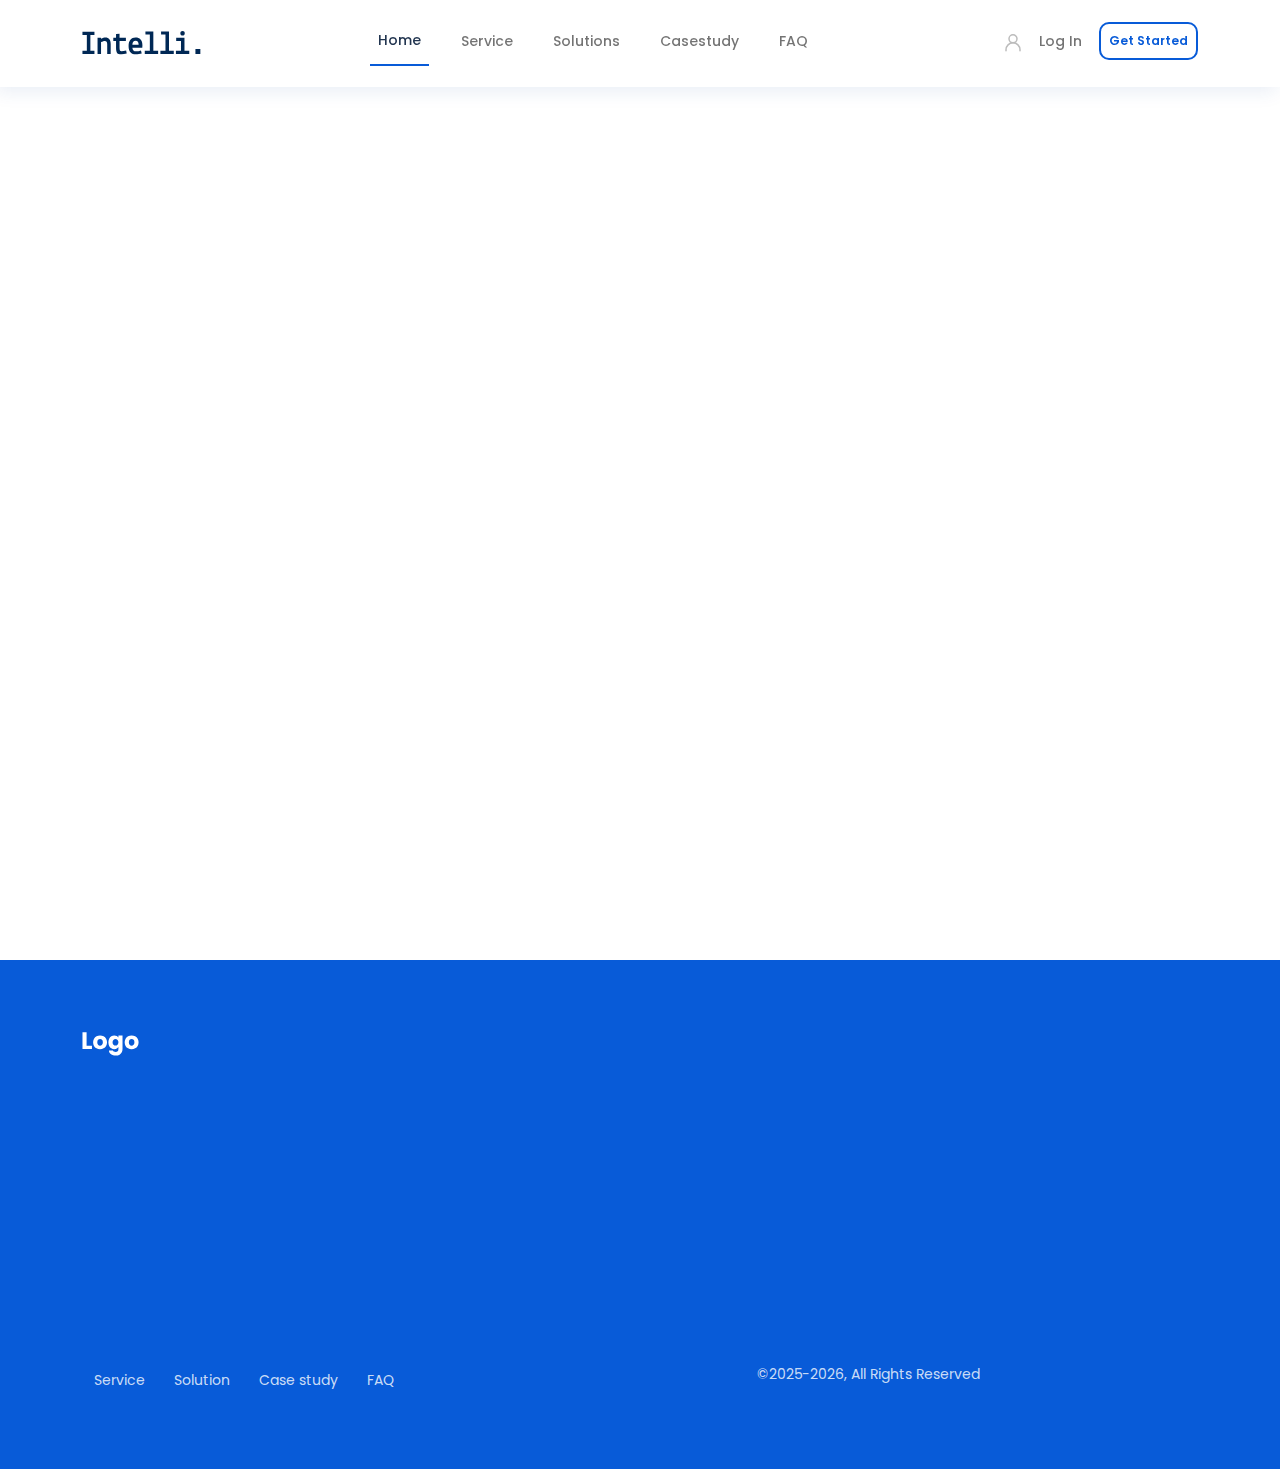
<file: pages/blank.html>
<!doctype html>
<html lang="en">
   <head>
      <!-- Required meta tags -->
      <meta charset="utf-8">
      <meta name="viewport" content="width=device-width, initial-scale=1">
      <!-- Bootstrap CSS -->
      <link href="../assets/css/bootstrap.min.css" rel="stylesheet" type="text/css">
      <link href="../assets/css/main.css" rel="stylesheet" type="text/css">
      <link href="../assets/css/media_query.css" rel="stylesheet" type="text/css">
      <link rel="stylesheet" href="../assets/js/plugins/aos/aos-2.3.1.css" type="text/css">
      <link rel="preconnect" href="https://fonts.googleapis.com">
      <link rel="preconnect" href="https://fonts.googleapis.com">
      <link rel="preconnect" href="https://fonts.googleapis.com">


      <link rel="preconnect" href="https://fonts.gstatic.com" crossorigin>
      <link href="https://fonts.googleapis.com/css2?family=Poppins:ital,wght@0,200;0,300;0,400;0,600;0,700;0,800;1,200&display=swap" rel="stylesheet">
      <link rel="preconnect" href="https://fonts.googleapis.com">
      <link rel="preconnect" href="https://fonts.googleapis.com">
<link rel="preconnect" href="https://fonts.gstatic.com" crossorigin>
<link href="https://fonts.googleapis.com/css2?family=Inter:wght@300&family=Poppins:wght@200;300;400;500;600;700;800&display=swap" rel="stylesheet">
<link rel="stylesheet" href="../assets/js/plugins/slick/slick.1.8.1.css" type="text/css" />

      <title>Intelli | Home </title>
   </head>
   
   <body> 
    <main id="main" >

      <!-- preloader section started   -->
      <section id="preloader" >
         <div class="spinner-border" role="status">
         </div>
      </section>
      <!-- preloader section ended   -->


      
         <!-- Header section started  -->
         <section id="header" >
          <nav class="navbar navbar-expand-lg navbar-light  shadow-md fixed-top">
            <div class="container-fluid  container-lg ">
             <button class="navbar-toggler" type="button" data-bs-toggle="collapse" data-bs-target="#navbarSupportedContent" aria-controls="navbarSupportedContent" aria-expanded="false" aria-label="Toggle navigation">
               <span >
                <svg class="border-none" width="21" height="20" viewBox="0 0 21 20" fill="none" xmlns="http://www.w3.org/2000/svg">
                  <path d="M0.75 4.1875H20.25C20.625 4.1875 21 3.85938 21 3.4375V1.5625C21 1.1875 20.625 0.8125 20.25 0.8125H0.75C0.328125 0.8125 0 1.1875 0 1.5625V3.4375C0 3.85938 0.328125 4.1875 0.75 4.1875ZM0.75 11.6875H20.25C20.625 11.6875 21 11.3594 21 10.9375V9.0625C21 8.6875 20.625 8.3125 20.25 8.3125H0.75C0.328125 8.3125 0 8.6875 0 9.0625V10.9375C0 11.3594 0.328125 11.6875 0.75 11.6875ZM0.75 19.1875H20.25C20.625 19.1875 21 18.8594 21 18.4375V16.5625C21 16.1875 20.625 15.8125 20.25 15.8125H0.75C0.328125 15.8125 0 16.1875 0 16.5625V18.4375C0 18.8594 0.328125 19.1875 0.75 19.1875Z" fill="url(#paint0_linear_258_6838)"/>
                  <defs>
                  <linearGradient id="paint0_linear_258_6838" x1="1.17347e-07" y1="10" x2="21" y2="10" gradientUnits="userSpaceOnUse">
                  <stop stop-color="#182A44"/>
                  <stop offset="1" stop-color="#3C5271"/>
                  </linearGradient>
                  </defs>
                 </svg>
               </span>
             </button>

             <!-- Logo for mobile screen  -->
               <a class="navbar-brand m-auto  m-md-auto m-sm-auto " href="../index.html">
               <img class="img-fluid" src="../assets/images/logo/dark_logo.svg" alt="" srcset="">
              </a>
              <!-- Logo for mobile screen  ended-->

              <!-- Mobile screen log in  btn -->
              <ul class="navbar-nav mb-2  mb-lg-0 d-block d-lg-none">
               <li class="nav-item user-nav-item  ">
                 <a  class="nav-link" href="#">
                   <span>
                     <svg class="mt--2" width="24" height="25" viewBox="0 0 24 25" fill="none" xmlns="http://www.w3.org/2000/svg">
                     <path d="M5 20.8462V19.8462C5 15.9802 8.13401 12.8462 12 12.8462V12.8462C15.866 12.8462 19 15.9802 19 19.8462V20.8462" stroke="#BCBCBC" stroke-width="1.5" stroke-linecap="round" stroke-linejoin="round"/>
                     <path d="M12 12.8462C14.2091 12.8462 16 11.0553 16 8.84619C16 6.63705 14.2091 4.84619 12 4.84619C9.79086 4.84619 8 6.63705 8 8.84619C8 11.0553 9.79086 12.8462 12 12.8462Z" stroke="#BCBCBC" stroke-width="1.5" stroke-linecap="round" stroke-linejoin="round"/>
                     </svg>
                 </span> <span >Log In</span></a>
               </li>
              </ul>
              <!-- Mobile screen log in  btn ended  -->
              <div class="collapse navbar-collapse " id="navbarSupportedContent">
                <ul class="navbar-nav m-auto mb-2  mb-lg-0">
                  <li class="nav-item">
                    <a class="nav-link active " aria-current="page" href="../index.html">Home</a>
                  </li>

                  <li class="nav-item">
                    <a class="nav-link " aria-current="page" href="service.html">Service</a>
                  </li>
                  <li class="nav-item">
                   <a class="nav-link " aria-current="page" href="solution.html">Solutions</a>
                 </li>
                  <li class="nav-item">
                   <a class="nav-link" href="case_study.html">Casestudy</a>
                 </li>
                 <li class="nav-item">
                   <a class="nav-link" href="faq.html">FAQ</a>
                 </li>
                </ul>

                <ul class="navbar-nav mb-2  mb-lg-0">

                  <li class="nav-item user-nav-item  d-none d-lg-block ">
                    <a  class="nav-link" href="#">
                      <span>
                        <svg class="mt--2" width="24" height="25" viewBox="0 0 24 25" fill="none" xmlns="http://www.w3.org/2000/svg">
                        <path d="M5 20.8462V19.8462C5 15.9802 8.13401 12.8462 12 12.8462V12.8462C15.866 12.8462 19 15.9802 19 19.8462V20.8462" stroke="#BCBCBC" stroke-width="1.5" stroke-linecap="round" stroke-linejoin="round"/>
                        <path d="M12 12.8462C14.2091 12.8462 16 11.0553 16 8.84619C16 6.63705 14.2091 4.84619 12 4.84619C9.79086 4.84619 8 6.63705 8 8.84619C8 11.0553 9.79086 12.8462 12 12.8462Z" stroke="#BCBCBC" stroke-width="1.5" stroke-linecap="round" stroke-linejoin="round"/>
                        </svg>
                    </span> <span >Log In</span></a>
                  </li>

                 <li>
                   <button class="btn btn-outline d-block   " type="submit">Get Started </button>
                 </li>
                </ul>


              </div>
            </div>
          </nav>
         </section>
         <!-- Header section ended  -->

      <div style="height:100vh" class="page_content">
        
      </div>

         <!-- Footer section started   -->
       <section id="footer">
         <div class="container-fluid  container-lg ">
           <div class="row big_footer align-items-center">
             <div class="footer_left col-12 col-md-6 col-sm-12 col-lg-6 col-xl-6 col-xxl-6 ">
                <div class="footer_logo text-center text-sm-start">
                  <a href="../index.html">

                    <img class="img-fluid" src="../assets/images/logo/light_logo.svg" alt="" srcset="">


                  </a>
                    
                </div>

                <p class="about_company text-center text-sm-start" data-aos="fade-up" data-aos-duration="1200">
                  We ara a lorem ipsum dolor sit amet, consectetur adipiscing elit, sed do eiusmod tempor incididunt ut labore et dolore magna aliqua. Ut enim ad minim veniam, quis nostrud exercitation ullamco laboris nisi ut aliquip ex ea commodo consequat... <b>Read More</b>
                </p>

                <div class="footer_contact " data-aos="fade-up" data-aos-duration="1200">
                    <div class="row ">
                        <div class="footer_contact_elements col-12 col-sm-6 d-flex">
                          <div class="contact_icon ">
                            <svg width="33" height="33" viewBox="0 0 33 33" fill="none" xmlns="http://www.w3.org/2000/svg">
                              <path d="M31.455 25.995C31.455 26.535 31.335 27.09 31.08 27.63C30.825 28.17 30.495 28.68 30.06 29.16C29.325 29.97 28.515 30.555 27.6 30.93C26.7 31.305 25.725 31.5 24.675 31.5C23.145 31.5 21.51 31.14 19.785 30.405C18.06 29.67 16.335 28.68 14.625 27.435C12.9 26.175 11.265 24.78 9.705 23.235C8.16 21.675 6.765 20.04 5.52 18.33C4.29 16.62 3.3 14.91 2.58 13.215C1.86 11.505 1.5 9.87 1.5 8.31C1.5 7.29 1.68 6.315 2.04 5.415C2.4 4.5 2.97 3.66 3.765 2.91C4.725 1.965 5.775 1.5 6.885 1.5C7.305 1.5 7.725 1.59 8.1 1.77C8.49 1.95 8.835 2.22 9.105 2.61L12.585 7.515C12.855 7.89 13.05 8.235 13.185 8.565C13.32 8.88 13.395 9.195 13.395 9.48C13.395 9.84 13.29 10.2 13.08 10.545C12.885 10.89 12.6 11.25 12.24 11.61L11.1 12.795C10.935 12.96 10.86 13.155 10.86 13.395C10.86 13.515 10.875 13.62 10.905 13.74C10.95 13.86 10.995 13.95 11.025 14.04C11.295 14.535 11.76 15.18 12.42 15.96C13.095 16.74 13.815 17.535 14.595 18.33C15.405 19.125 16.185 19.86 16.98 20.535C17.76 21.195 18.405 21.645 18.915 21.915C18.99 21.945 19.08 21.99 19.185 22.035C19.305 22.08 19.425 22.095 19.56 22.095C19.815 22.095 20.01 22.005 20.175 21.84L21.315 20.715C21.69 20.34 22.05 20.055 22.395 19.875C22.74 19.665 23.085 19.56 23.46 19.56C23.745 19.56 24.045 19.62 24.375 19.755C24.705 19.89 25.05 20.085 25.425 20.34L30.39 23.865C30.78 24.135 31.05 24.45 31.215 24.825C31.365 25.2 31.455 25.575 31.455 25.995Z" stroke="white" stroke-width="1.2" stroke-miterlimit="10"/>
                              </svg>
                          </div>
    
                          <div class="contact_details ">
                            <p>Have a question?</p>
                            <p>310-437-2766</p>
                          </div>
                        </div>
    
                        <div class="footer_contact_elements col-12 col-sm-6 d-flex">
                          <div class="contact_icon">
                            <svg width="36" height="36" viewBox="0 0 36 36" fill="none" xmlns="http://www.w3.org/2000/svg">
                              <path d="M25.5 30.75H10.5C6 30.75 3 28.5 3 23.25V12.75C3 7.5 6 5.25 10.5 5.25H25.5C30 5.25 33 7.5 33 12.75V23.25C33 28.5 30 30.75 25.5 30.75Z" stroke="white" stroke-width="1.2" stroke-miterlimit="10" stroke-linecap="round" stroke-linejoin="round"/>
                              <path d="M25.5 13.5L20.805 17.25C19.26 18.48 16.725 18.48 15.18 17.25L10.5 13.5" stroke="white" stroke-width="1.2" stroke-miterlimit="10" stroke-linecap="round" stroke-linejoin="round"/>
                              </svg>                                               
                          </div>
      
                          <div class="contact_details">
                            <p>Contact us at</p>
                            <p>unreal@outlook.com</p>
                          </div> 
                        </div>
                    </div>
                </div>

             </div>

             <div class="footer_right col-12 col-md-6 col-sm-12 col-lg-6 col-xl-6 col-xxl-6 ">
                <div class="newsletter_and_socials" data-aos="fade-up" data-aos-duration="1200">

                  <h4>Newsletter </h4>

                  <p class="newsletter_text">
                    Be the first one to know  about discounts, offers and events. Unsubscribe whenever you like.
                  </p>


                  <div class="subcription_form">
                    <form class="form-contents m-auto">
                      <div class="">
                        <input class="form-control" type="email" name="subscription" id="" placeholder="Enter your email">
    
                        <button type="submit" class="btn_subscription" data-aos="fade-right"
                        data-aos-offset="300"
                        data-aos-easing="ease-in-sine" data-aos-duration="1200">Submit</button>
                      </div>
                    </form>
                  </div>
  
                  <div class="socials d-flex justify-content-start justify-content-md-center align-items-end "> 
                    <ul>
                      <li><a href="">
                        <svg width="24" height="24" viewBox="0 0 24 24" fill="none" xmlns="http://www.w3.org/2000/svg">
                          <path d="M14 9.3V12.2H16.6C16.8 12.2 16.9 12.4 16.9 12.6L16.5 14.5C16.5 14.6 16.3 14.7 16.2 14.7H14V22H11V14.8H9.3C9.1 14.8 9 14.7 9 14.5V12.6C9 12.4 9.1 12.3 9.3 12.3H11V9C11 7.3 12.3 6 14 6H16.7C16.9 6 17 6.1 17 6.3V8.7C17 8.9 16.9 9 16.7 9H14.3C14.1 9 14 9.1 14 9.3Z" stroke="white" stroke-miterlimit="10" stroke-linecap="round"/>
                          <path d="M15 22H9C4 22 2 20 2 15V9C2 4 4 2 9 2H15C20 2 22 4 22 9V15C22 20 20 22 15 22Z" stroke="white" stroke-linecap="round" stroke-linejoin="round"/>
                          </svg>
                          
                          
                      </a></li>
  
                      <li><a href="">
                        <svg width="24" height="24" viewBox="0 0 24 24" fill="none" xmlns="http://www.w3.org/2000/svg">
                          <path d="M17 20H7C4 20 2 18 2 15V9C2 6 4 4 7 4H17C20 4 22 6 22 9V15C22 18 20 20 17 20Z" stroke="white" stroke-miterlimit="10" stroke-linecap="round" stroke-linejoin="round"/>
                          <path d="M11.4 9.49981L13.9 10.9998C14.8 11.5998 14.8 12.4998 13.9 13.0998L11.4 14.5998C10.4 15.1998 9.60001 14.6998 9.60001 13.5998V10.5998C9.60001 9.29981 10.4 8.89981 11.4 9.49981Z" stroke="white" stroke-miterlimit="10" stroke-linecap="round" stroke-linejoin="round"/>
                          </svg>
                          
                          
                      </a></li>

                      <li>
                        <a href="">
                          <svg width="24" height="24" viewBox="0 0 24 24" fill="none" xmlns="http://www.w3.org/2000/svg">
                            <path d="M18.5 4.79004C15.9 9.34004 10.89 11.95 5.67 11.48L2.5 11.19" stroke="white" stroke-miterlimit="10" stroke-linecap="round" stroke-linejoin="round"/>
                            <path d="M5.5 19.3698C8.1 14.8198 13.11 12.2098 18.33 12.6798L21.5 12.9698" stroke="white" stroke-miterlimit="10" stroke-linecap="round" stroke-linejoin="round"/>
                            <path d="M12 22C17.5228 22 22 17.5228 22 12C22 6.47715 17.5228 2 12 2C6.47715 2 2 6.47715 2 12C2 17.5228 6.47715 22 12 22Z" stroke="white" stroke-miterlimit="10" stroke-linecap="round" stroke-linejoin="round"/>
                            <path d="M7.63 3L10.81 6.95C12.94 9.59 14.45 12.66 15.25 15.95L16.46 20.94" stroke="white" stroke-miterlimit="10" stroke-linecap="round" stroke-linejoin="round"/>
                            </svg>
                            
                        </a>
                      </li>

                      <li>
                        <a href="">
                          <svg width="24" height="24" viewBox="0 0 24 24" fill="none" xmlns="http://www.w3.org/2000/svg">
                            <path d="M12 2H8.69999C6.79999 2 5.29999 3.5 5.29999 5.3C5.29999 7.1 6.79999 8.6 8.59999 8.6H12V2Z" stroke="white" stroke-miterlimit="10"/>
                            <path d="M12 8.7002H8.69999C6.89999 8.7002 5.39999 10.2002 5.39999 12.0002C5.39999 13.8002 6.89999 15.3002 8.69999 15.3002H12V8.7002Z" stroke="white" stroke-miterlimit="10"/>
                            <path d="M12 15.2998H8.69999C6.89999 15.2998 5.39999 16.7998 5.39999 18.5998C5.39999 20.3998 6.89999 21.8998 8.69999 21.8998C10.5 21.8998 12 20.3998 12 18.5998V15.2998Z" stroke="white" stroke-miterlimit="10"/>
                            <path d="M12 2H15.3C17.1 2 18.6 3.5 18.6 5.3C18.6 7.1 17.1 8.6 15.3 8.6H12V2Z" stroke="white" stroke-miterlimit="10"/>
                            <path d="M15.3 8.7002C17.1 8.7002 18.6 10.2002 18.6 12.0002C18.6 13.8002 17.1 15.3002 15.3 15.3002C13.5 15.3002 12 13.8002 12 12.0002C12 10.2002 13.5 8.7002 15.3 8.7002Z" stroke="white" stroke-miterlimit="10"/>
                            </svg>
                            
                        </a>
                      </li>

                      <li>
                        <a href="">
                          <svg width="24" height="24" viewBox="0 0 24 24" fill="none" xmlns="http://www.w3.org/2000/svg">
                            <path d="M6.9 20.6C8.4 21.5 10.2 22 12 22C17.5 22 22 17.5 22 12C22 6.5 17.5 2 12 2C6.5 2 2 6.5 2 12C2 13.8 2.5 15.5 3.3 17L2.44044 20.306C2.24572 21.0549 2.93892 21.7317 3.68299 21.5191L6.9 20.6Z" stroke="white" stroke-miterlimit="10" stroke-linecap="round" stroke-linejoin="round"/>
                            <path d="M16.5 14.8485C16.5 15.0105 16.4639 15.177 16.3873 15.339C16.3107 15.501 16.2116 15.654 16.0809 15.798C15.86 16.041 15.6167 16.2165 15.3418 16.329C15.0714 16.4415 14.7784 16.5 14.4629 16.5C14.0033 16.5 13.512 16.392 12.9937 16.1715C12.4755 15.951 11.9572 15.654 11.4434 15.2805C10.9251 14.9025 10.4339 14.484 9.9652 14.0205C9.501 13.5525 9.08187 13.062 8.70781 12.549C8.33826 12.036 8.04081 11.523 7.82449 11.0145C7.60816 10.5015 7.5 10.011 7.5 9.543C7.5 9.237 7.55408 8.9445 7.66224 8.6745C7.77041 8.4 7.94166 8.148 8.18052 7.923C8.46895 7.6395 8.78443 7.5 9.11793 7.5C9.24412 7.5 9.37031 7.527 9.48297 7.581C9.60015 7.635 9.70381 7.716 9.78493 7.833L10.8305 9.3045C10.9116 9.417 10.9702 9.5205 11.0108 9.6195C11.0513 9.714 11.0739 9.8085 11.0739 9.894C11.0739 10.002 11.0423 10.11 10.9792 10.2135C10.9206 10.317 10.835 10.425 10.7268 10.533L10.3843 10.8885C10.3348 10.938 10.3122 10.9965 10.3122 11.0685C10.3122 11.1045 10.3167 11.136 10.3257 11.172C10.3393 11.208 10.3528 11.235 10.3618 11.262C10.4429 11.4105 10.5826 11.604 10.7809 11.838C10.9837 12.072 11.2 12.3105 11.4344 12.549C11.6778 12.7875 11.9121 13.008 12.151 13.2105C12.3853 13.4085 12.5791 13.5435 12.7323 13.6245C12.7549 13.6335 12.7819 13.647 12.8135 13.6605C12.8495 13.674 12.8856 13.6785 12.9261 13.6785C13.0028 13.6785 13.0613 13.6515 13.1109 13.602L13.4534 13.2645C13.5661 13.152 13.6743 13.0665 13.7779 13.0125C13.8816 12.9495 13.9852 12.918 14.0979 12.918C14.1835 12.918 14.2737 12.936 14.3728 12.9765C14.472 13.017 14.5756 13.0755 14.6883 13.152L16.18 14.2095C16.2972 14.2905 16.3783 14.385 16.4279 14.4975C16.473 14.61 16.5 14.7225 16.5 14.8485Z" stroke="white" stroke-miterlimit="10"/>
                            </svg>
                            
                        </a>
                      </li>
                    </ul>
                  </div>
                </div>
            </div>




            <div class="tiny_footer" >
           
              <div class="container-fluid  container-lg ">
                <div class="row">
                  <div class="tiny_footer_left col-12 col-md-6 col-sm-6 col-lg-6 col-xl-6 col-xxl-6 ">
                    <ul class="useful_links">
                      <li><a href="service.html">Service</a></li>
                      <li><a href="solution.html">Solution</a></li>
                      <li><a href="case_study.html">Case study</a></li>
                      <li><a href="faq.html">FAQ</a></li>
                    </ul>
                  </div>
    
    
                  <div class="tiny_footer_right col-12 col-md-6 col-sm-6 col-lg-6 col-xl-6 col-xxl-6 ">
                    <p class="copyright text-center text-end-md">
                      ©<script>document.write(new Date().getFullYear()-1 +'-'+ new Date().getFullYear())</script>, All Rights Reserved
                    </p>
                  </div>
                </div>
              </div>
         </div>
           </div>



         </div>


       </section>

    

      <!-- Footer section ended   -->
   </main>

      <!-- Core Js  -->

      <script src="../assets/js/core/jquery-3.6.0.js" type="text/javascript"></script>
      <script src="../assets/js/core/popper.min.js" type="text/javascript" ></script>
      <script src="../assets/js/core/bootstrap.min.js" type="text/javascript" ></script>

      <!-- Plugin Js  -->
      <script src="../assets/js/plugins/slick/slick.1.8.1.js" type="text/javascript"></script>
      <script src="../assets/js/custom/custom.js" type="text/javascript"></script>
      <script src="../assets/js/plugins/aos/aos-2.3.1.js" type="text/javascript"></script>
      <!-- <script src="../assets/js/plugins/smooth_scroll/smooth_scroll.js" type="text/javascript"></script> -->

      <script>
        AOS.init();
      
      </script>
      


      <!-- Starting slick  -->
      <script type="text/javascript">
          $('.company_slider').slick({
            slidesToShow: 9,
            slidesToScroll: 1,
            autoplay: true,
            arrows:false,
            centerMode: true,
            autoplaySpeed: 2000,

            responsive: [
            {
              breakpoint: 1024,
              settings: {
                slidesToShow: 5,
                slidesToScroll: 3,
                infinite: true,
                dots: false
              }
            },
            {
              breakpoint: 600,
              settings: {
                centerMode: true,
                centerPadding: '40px',
                slidesToShow: 4,
                slidesToScroll: 2
              }
            },
            {
              breakpoint: 480,
              settings: {
                centerMode: true,
                centerPadding: '40px',

                slidesToShow: 3,
                slidesToScroll: 1
              }
            }
            // You can unslick at a given breakpoint now by adding:
            // settings: "unslick"
            // instead of a settings object
          ]
          });



      </script>

      <script type="text/javascript">
        $('.review_slider').slick({
          
          slidesToShow: 1,
          slidesToScroll: 1,
          autoplay: false,
          autoplaySpeed: 2000,
          prevArrow:`<svg role="button" class="slick-prev" width="44" height="44" viewBox="0 0 44 44" fill="none" xmlns="http://www.w3.org/2000/svg">
<rect class="sv" width="44" height="44" rx="22" fill="white"/>
<path d="M25 29.5L17.5 22L25 14.5" stroke="black" stroke-width="2" stroke-linecap="round" stroke-linejoin="round"/>
</svg>

    `,
          nextArrow:`
          <svg role="button" width="44" class="slick-next" height="44" viewBox="0 0 44 44" fill="none" xmlns="http://www.w3.org/2000/svg">
<rect width="44" height="44" rx="22" fill="white"/>
<path d="M25 29.5L17.5 22L25 14.5" stroke="black" stroke-width="2" stroke-linecap="round" stroke-linejoin="round"/>
</svg>
`
        });


      </script>


   </body>
</html>

<style>
  


</style>
</file>
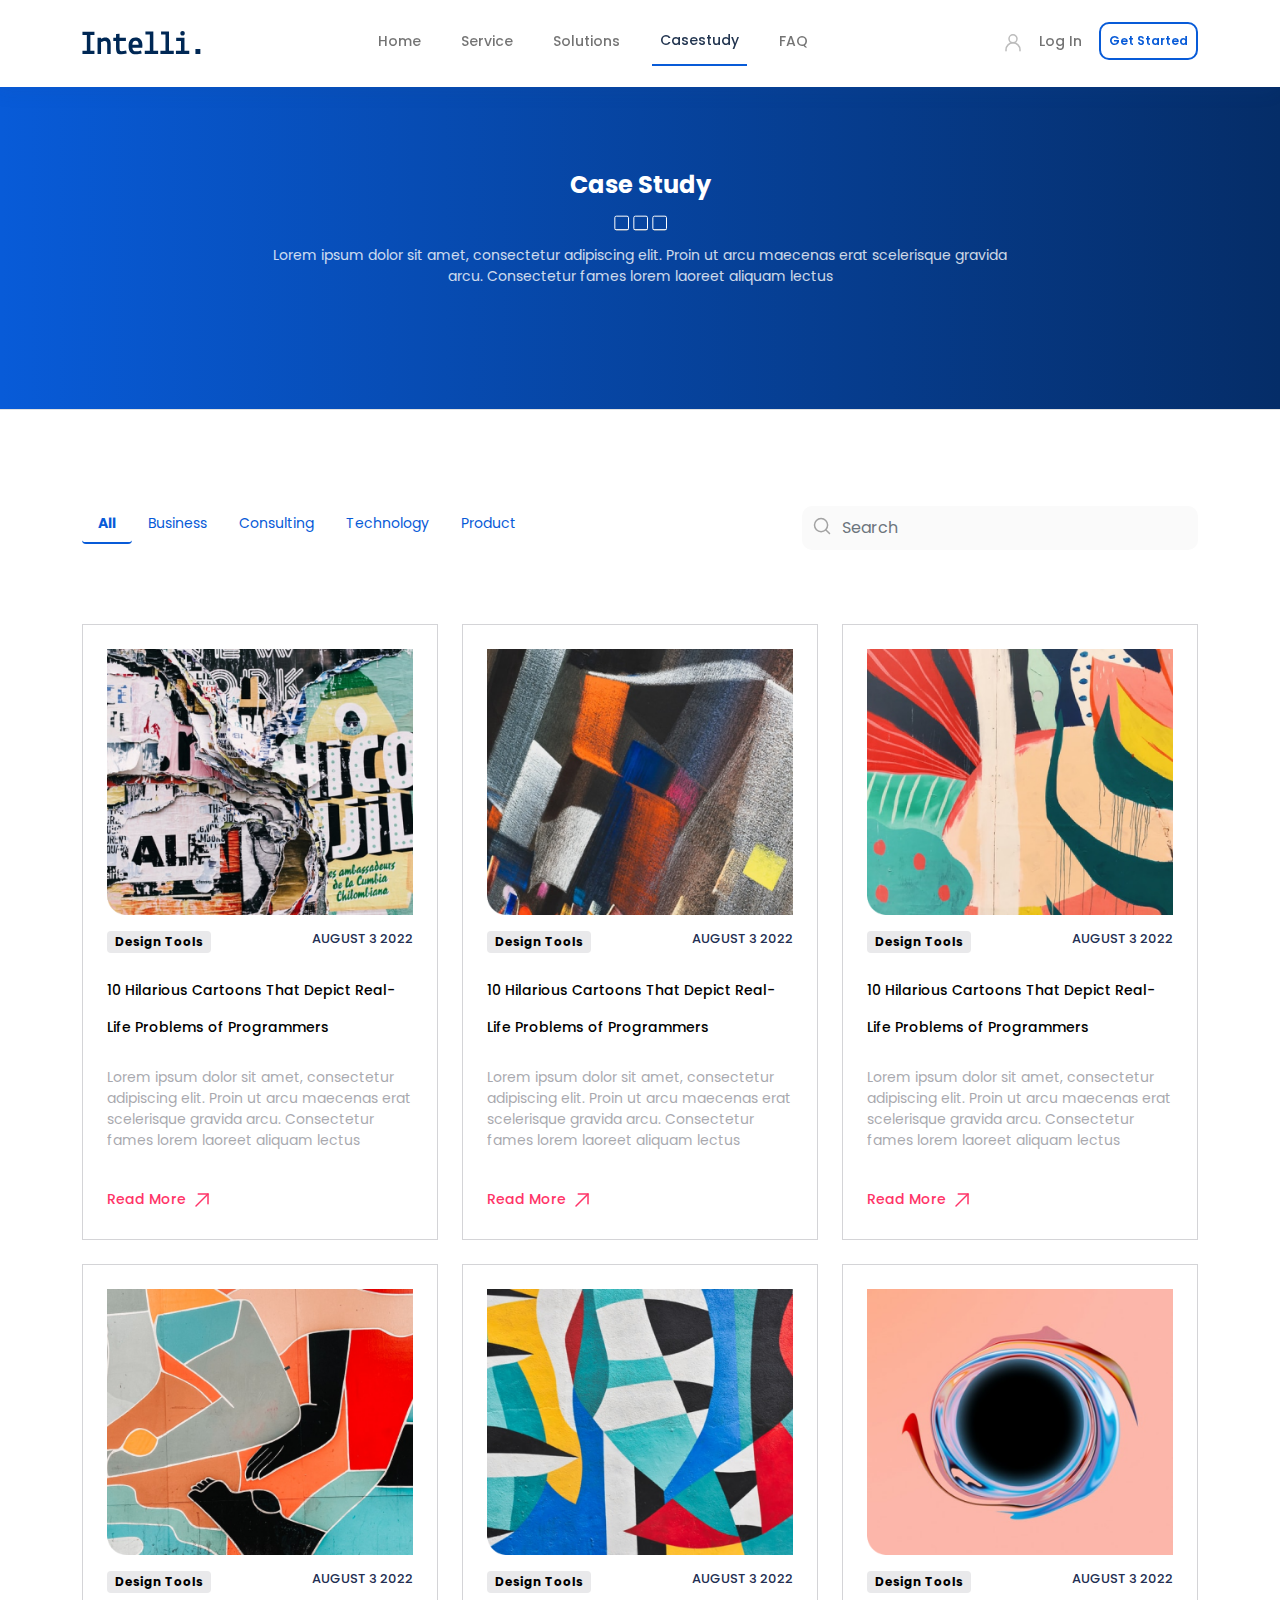
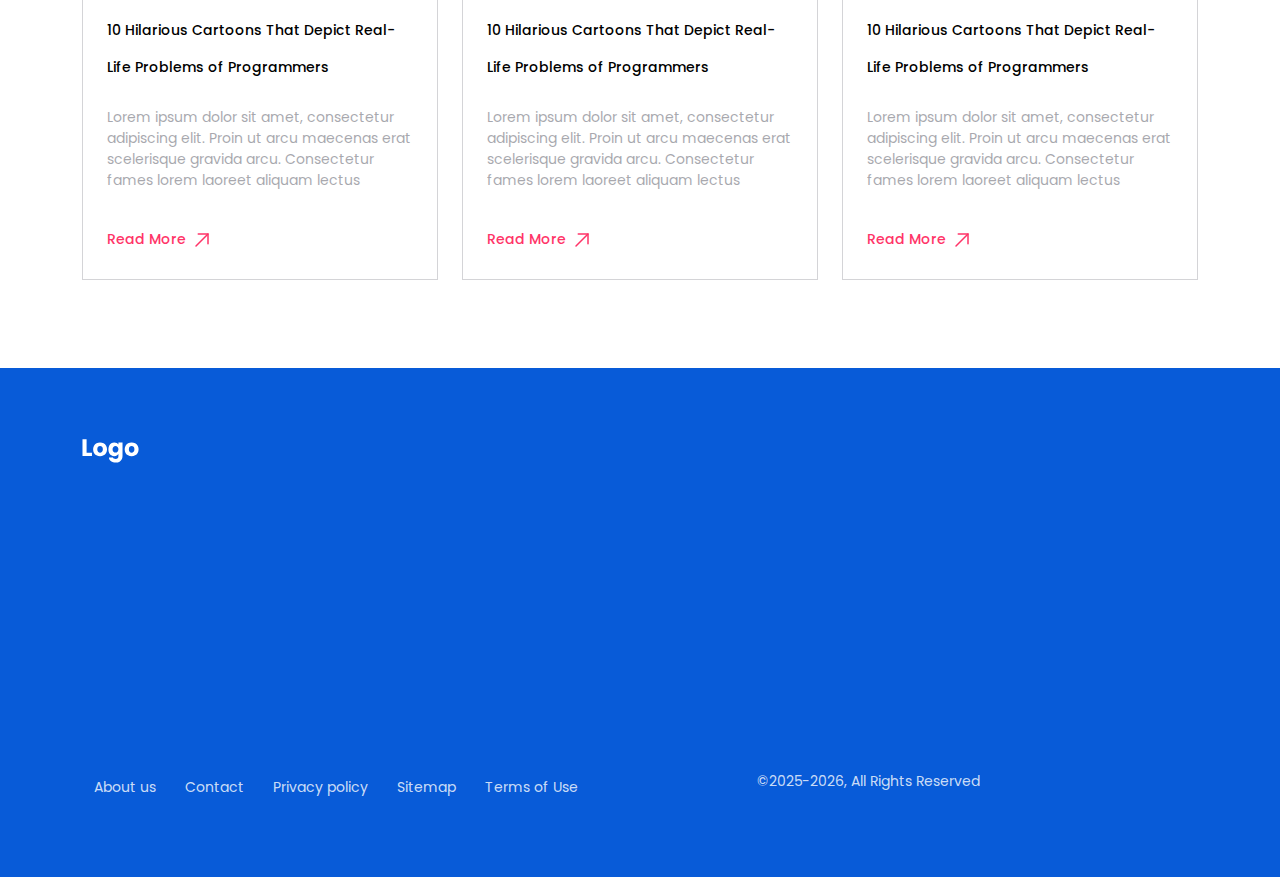
<file: pages/case_study.html>
<!doctype html>
<html lang="en">
   <head>
      <!-- Required meta tags -->
      <meta charset="utf-8">
      <meta name="viewport" content="width=device-width, initial-scale=1">
      <!-- Bootstrap CSS -->
      <link href="../assets/css/bootstrap.min.css" rel="stylesheet" type="text/css">
      <link href="../assets/css/common.css" rel="stylesheet" type="text/css">
      <link href="../assets/css/media_query.css" rel="stylesheet" type="text/css">
      <link rel="stylesheet" href="../assets/js/plugins/aos/aos-2.3.1.css" type="text/css">
      <link rel="preconnect" href="https://fonts.googleapis.com">
      <link rel="preconnect" href="https://fonts.googleapis.com">
      <link rel="preconnect" href="https://fonts.googleapis.com">


      <link rel="preconnect" href="https://fonts.gstatic.com" crossorigin>
      <link href="https://fonts.googleapis.com/css2?family=Poppins:ital,wght@0,200;0,300;0,400;0,600;0,700;0,800;1,200&display=swap" rel="stylesheet">
      <link rel="preconnect" href="https://fonts.googleapis.com">
      <link rel="preconnect" href="https://fonts.googleapis.com">
<link rel="preconnect" href="https://fonts.gstatic.com" crossorigin>
<link href="https://fonts.googleapis.com/css2?family=Inter:wght@300&family=Poppins:wght@200;300;400;500;600;700;800&display=swap" rel="stylesheet">
<link rel="stylesheet" href="../assets/js/plugins/slick/slick.1.8.1.css" type="text/css" />

      <title>Intelli | Case Study </title>
   </head>
   
   <body> 
    <main id="main" >

      <!-- preloader section started   -->
      <!-- <section id="preloader" >
         <div class="spinner-border" role="status">
         </div>  
      </section> -->
      <!-- preloader section ended   -->


      
         <!-- Header section started  -->
         <section id="header" >
          <nav class="navbar navbar-expand-lg navbar-light  shadow-md fixed-top">
            <div class="container-fluid  container-lg ">
             <button class="navbar-toggler" type="button" data-bs-toggle="collapse" data-bs-target="#navbarSupportedContent" aria-controls="navbarSupportedContent" aria-expanded="false" aria-label="Toggle navigation">
               <span >
                <svg class="border-none" width="21" height="20" viewBox="0 0 21 20" fill="none" xmlns="http://www.w3.org/2000/svg">
                  <path d="M0.75 4.1875H20.25C20.625 4.1875 21 3.85938 21 3.4375V1.5625C21 1.1875 20.625 0.8125 20.25 0.8125H0.75C0.328125 0.8125 0 1.1875 0 1.5625V3.4375C0 3.85938 0.328125 4.1875 0.75 4.1875ZM0.75 11.6875H20.25C20.625 11.6875 21 11.3594 21 10.9375V9.0625C21 8.6875 20.625 8.3125 20.25 8.3125H0.75C0.328125 8.3125 0 8.6875 0 9.0625V10.9375C0 11.3594 0.328125 11.6875 0.75 11.6875ZM0.75 19.1875H20.25C20.625 19.1875 21 18.8594 21 18.4375V16.5625C21 16.1875 20.625 15.8125 20.25 15.8125H0.75C0.328125 15.8125 0 16.1875 0 16.5625V18.4375C0 18.8594 0.328125 19.1875 0.75 19.1875Z" fill="url(#paint0_linear_258_6838)"/>
                  <defs>
                  <linearGradient id="paint0_linear_258_6838" x1="1.17347e-07" y1="10" x2="21" y2="10" gradientUnits="userSpaceOnUse">
                  <stop stop-color="#182A44"/>
                  <stop offset="1" stop-color="#3C5271"/>
                  </linearGradient>
                  </defs>
                 </svg>
               </span>
             </button>

             <!-- Logo for mobile screen  -->
               <a class="navbar-brand m-auto  m-md-auto m-sm-auto " href="../index.html">
               <img class="img-fluid" src="../assets/images/logo/dark_logo.svg" alt="" srcset="">
              </a>
              <!-- Logo for mobile screen  ended-->

              <!-- Mobile screen log in  btn -->
              <ul class="navbar-nav mb-2  mb-lg-0 d-block d-lg-none">
               <li class="nav-item user-nav-item  ">
                 <a  class="nav-link" href="#">
                   <span>
                     <svg class="mt--2" width="24" height="25" viewBox="0 0 24 25" fill="none" xmlns="http://www.w3.org/2000/svg">
                     <path d="M5 20.8462V19.8462C5 15.9802 8.13401 12.8462 12 12.8462V12.8462C15.866 12.8462 19 15.9802 19 19.8462V20.8462" stroke="#BCBCBC" stroke-width="1.5" stroke-linecap="round" stroke-linejoin="round"/>
                     <path d="M12 12.8462C14.2091 12.8462 16 11.0553 16 8.84619C16 6.63705 14.2091 4.84619 12 4.84619C9.79086 4.84619 8 6.63705 8 8.84619C8 11.0553 9.79086 12.8462 12 12.8462Z" stroke="#BCBCBC" stroke-width="1.5" stroke-linecap="round" stroke-linejoin="round"/>
                     </svg>
                 </span> <span >Log In</span></a>
               </li>
              </ul>
              <!-- Mobile screen log in  btn ended  -->
              <div class="collapse navbar-collapse " id="navbarSupportedContent">
                <ul class="navbar-nav m-auto mb-2  mb-lg-0">
                  <li class="nav-item">
                    <a class="nav-link  " aria-current="page" href="../index.html">Home</a>
                  </li>

                  <li class="nav-item">
                    <a class="nav-link " aria-current="page" href="service.html">Service</a>
                  </li>
                  <li class="nav-item">
                   <a class="nav-link " aria-current="page" href="solution.html">Solutions</a>
                 </li>
                  <li class="nav-item">
                   <a class="nav-link active" href="case_study.html">Casestudy</a>
                 </li>
                 <li class="nav-item">
                   <a class="nav-link" href="faq.html">FAQ</a>
                 </li>
                </ul>

                <ul class="navbar-nav mb-2  mb-lg-0">

                  <li class="nav-item user-nav-item  d-none d-lg-block ">
                    <a  class="nav-link" href="#">
                      <span>
                        <svg class="mt--2" width="24" height="25" viewBox="0 0 24 25" fill="none" xmlns="http://www.w3.org/2000/svg">
                        <path d="M5 20.8462V19.8462C5 15.9802 8.13401 12.8462 12 12.8462V12.8462C15.866 12.8462 19 15.9802 19 19.8462V20.8462" stroke="#BCBCBC" stroke-width="1.5" stroke-linecap="round" stroke-linejoin="round"/>
                        <path d="M12 12.8462C14.2091 12.8462 16 11.0553 16 8.84619C16 6.63705 14.2091 4.84619 12 4.84619C9.79086 4.84619 8 6.63705 8 8.84619C8 11.0553 9.79086 12.8462 12 12.8462Z" stroke="#BCBCBC" stroke-width="1.5" stroke-linecap="round" stroke-linejoin="round"/>
                        </svg>
                    </span> <span >Log In</span></a>
                  </li>

                 <li>
                   <button class="btn btn-outline d-block   " type="submit">Get Started </button>
                 </li>
                </ul>


              </div>
            </div>
          </nav>
         </section>
         <!-- Header section ended  -->



            <div style="min-height:100vh" class="page_content">
                <div id="case_banner">
                    <h1>Case  Study</h1>

                    <div class="box_wrapper">
                        <svg width="15" height="16" viewBox="0 0 15 16" fill="none" xmlns="http://www.w3.org/2000/svg">
                            <g clip-path="url(#clip0_270_7372)">
                            <rect x="0.333252" y="14.8667" width="14.6667" height="1.8" fill="#141414"/>
                            </g>
                            <rect x="0.833252" y="1.16675" width="13.6667" height="13.6667" rx="1.5" stroke="#141414"/>
                            <defs>
                            <clipPath id="clip0_270_7372">
                            <rect x="0.333252" y="0.666748" width="14.6667" height="14.6667" rx="2" fill="white"/>
                            </clipPath>
                            </defs>
                            </svg>

                            <svg width="15" height="16" viewBox="0 0 15 16" fill="none" xmlns="http://www.w3.org/2000/svg">
                                <g clip-path="url(#clip0_270_7372)">
                                <rect x="0.333252" y="14.8667" width="14.6667" height="1.8" fill="#141414"/>
                                </g>
                                <rect x="0.833252" y="1.16675" width="13.6667" height="13.6667" rx="1.5" stroke="#141414"/>
                                <defs>
                                <clipPath id="clip0_270_7372">
                                <rect x="0.333252" y="0.666748" width="14.6667" height="14.6667" rx="2" fill="white"/>
                                </clipPath>
                                </defs>
                                </svg>

                                

                                <svg width="15" height="16" viewBox="0 0 15 16" fill="none" xmlns="http://www.w3.org/2000/svg">
                                    <g clip-path="url(#clip0_270_7372)">
                                    <rect x="0.333252" y="14.8667" width="14.6667" height="1.8" fill="#141414"/>
                                    </g>
                                    <rect x="0.833252" y="1.16675" width="13.6667" height="13.6667" rx="1.5" stroke="#141414"/>
                                    <defs>
                                    <clipPath id="clip0_270_7372">
                                    <rect x="0.333252" y="0.666748" width="14.6667" height="14.6667" rx="2" fill="white"/>
                                    </clipPath>
                                    </defs>
                                    </svg>
                                    
                    </div>

                    <p>
                        Lorem ipsum dolor sit amet, consectetur adipiscing elit. Proin ut arcu maecenas erat scelerisque gravida arcu. Consectetur fames lorem laoreet aliquam lectus
                    </p>
                </div>

                <div class="gap_96"></div>
                <div class="container">


                  <!-- xxxxx -->
                  <div class="tab_wrapper d-flex justify-content-between">
                    <ul class="nav nav-pills mb-3" id="pills-tab" role="tablist">
                      <li class="nav-item" role="presentation">
                        <button class="nav-link active" id="pills-home-tab" data-bs-toggle="pill" data-bs-target="#pills-home" type="button" role="tab" aria-controls="pills-home" aria-selected="true">All</button>
                      </li>
                      <li class="nav-item" role="presentation">
                        <button class="nav-link" id="pills-profile-tab" data-bs-toggle="pill" data-bs-target="#pills-profile" type="button" role="tab" aria-controls="pills-profile" aria-selected="false">Business</button>
                      </li>
                      <li class="nav-item" role="presentation">
                        <button class="nav-link" id="pills-contact-tab" data-bs-toggle="pill" data-bs-target="#pills-contact" type="button" role="tab" aria-controls="pills-contact" aria-selected="false">Consulting</button>
                      </li>

                      <li class="nav-item" role="presentation">
                        <button class="nav-link" id="pills-tech-tab" data-bs-toggle="pill" data-bs-target="#pills-tech" type="button" role="tab" aria-controls="pills-tech" aria-selected="false">Technology</button>
                      </li>
                      <li class="nav-item" role="presentation">
                        <button class="nav-link" id="pills-product-tab" data-bs-toggle="pill" data-bs-target="#pills-product" type="button" role="tab" aria-controls="pills-product" aria-selected="false">Product</button>
                      </li>
                    </ul>

                    <div class="tab_search">
                      <input class="form-control" placeholder="Search" type="text">
                      <svg width="20" height="20" viewBox="0 0 20 20" fill="none" xmlns="http://www.w3.org/2000/svg">
                        <path d="M9.0625 15.625C12.6869 15.625 15.625 12.6869 15.625 9.0625C15.625 5.43813 12.6869 2.5 9.0625 2.5C5.43813 2.5 2.5 5.43813 2.5 9.0625C2.5 12.6869 5.43813 15.625 9.0625 15.625Z" stroke="#A2A2A2" stroke-width="1.5" stroke-linecap="round" stroke-linejoin="round"/>
                        <path d="M13.7031 13.7031L17.5 17.5" stroke="#A2A2A2" stroke-width="1.5" stroke-linecap="round" stroke-linejoin="round"/>
                        </svg>
                        
                    </div>
                  </div>
                  <div class="tab-content" id="pills-tabContent">
                    <div class="tab-pane fade show active" id="pills-home" role="tabpanel" aria-labelledby="pills-home-tab">
                      <div class="case_cards">
                        <div class="gap_64"></div>
    
                        <div class="row">

  
                          <div class="col-12 col-md-6 col-lg-4">
                              <div class="card2 p-md-2 p-lg-4 d-flex flex-column gap-3">
                                  <div class="card2_img">
                                      <a href="case_study_details.html"><img class="img-fluid" src="../assets/images/banner/card4.png" alt=""></a>
                                  </div>
          
                                  <div class="card2_posted_info d-flex justify-content-between">
                                      <div class="badge bg-dark">Design Tools</div>
                                      <div class="date">August 3 2022</div>
                                  </div>
          
                                  <div class="card2_heading">
                                     <h2 > <a href="">10 Hilarious Cartoons That Depict Real-Life Problems of Programmers</a></h2>
                                  </div>
          
                                  <p>
                                      Lorem ipsum dolor sit amet, consectetur adipiscing elit. Proin ut arcu maecenas erat scelerisque gravida arcu. Consectetur fames lorem laoreet aliquam lectus
                                  </p>
          
                                  <a href="case_study_details.html">Read More
                                      <svg width="24" height="24" viewBox="0 0 24 24" fill="none" xmlns="http://www.w3.org/2000/svg">
                                          <path d="M6 18L18 6" stroke="#FF3468" stroke-width="1.5" stroke-linecap="round" stroke-linejoin="round"/>
                                          <path d="M8.25 6H18V15.75" stroke="#FF3468" stroke-width="1.5" stroke-linecap="round" stroke-linejoin="round"/>
                                          </svg>
                                          
                                          
                                  </a>
                              </div>
                          </div>
                          <div class="col-12 col-md-6 col-lg-4">
                              <div class="card2 p-md-2 p-lg-4 d-flex flex-column gap-3">
                                  <div class="card2_img">
                                      <a href="case_study_details.html"><img class="img-fluid" src="../assets/images/banner/card5.png" alt=""></a>
                                  </div>
          
                                  <div class="card2_posted_info d-flex justify-content-between">
                                      <div class="badge bg-dark">Design Tools</div>
                                      <div class="date">August 3 2022</div>
                                  </div>
          
                                  <div class="card2_heading">
                                     <h2 > <a href="">10 Hilarious Cartoons That Depict Real-Life Problems of Programmers</a></h2>
                                  </div>
          
                                  <p>
                                      Lorem ipsum dolor sit amet, consectetur adipiscing elit. Proin ut arcu maecenas erat scelerisque gravida arcu. Consectetur fames lorem laoreet aliquam lectus
                                  </p>
          
                                  <a href="case_study_details.html">Read More
                                      <svg width="24" height="24" viewBox="0 0 24 24" fill="none" xmlns="http://www.w3.org/2000/svg">
                                          <path d="M6 18L18 6" stroke="#FF3468" stroke-width="1.5" stroke-linecap="round" stroke-linejoin="round"/>
                                          <path d="M8.25 6H18V15.75" stroke="#FF3468" stroke-width="1.5" stroke-linecap="round" stroke-linejoin="round"/>
                                          </svg>
                                          
                                          
                                  </a>
                              </div>
                          </div>
                          <div class="col-12 col-md-6 col-lg-4">
                              <div class="card2 p-md-2 p-lg-4 d-flex flex-column gap-3">
                                  <div class="card2_img">
                                      <a href="case_study_details.html"><img class="img-fluid" src="../assets/images/banner/card6.png" alt=""></a>
                                  </div>
          
                                  <div class="card2_posted_info d-flex justify-content-between">
                                      <div class="badge bg-dark">Design Tools</div>
                                      <div class="date">August 3 2022</div>
                                  </div>
          
                                  <div class="card2_heading">
                                     <h2 > <a href="">10 Hilarious Cartoons That Depict Real-Life Problems of Programmers</a></h2>
                                  </div>
          
                                  <p>
                                      Lorem ipsum dolor sit amet, consectetur adipiscing elit. Proin ut arcu maecenas erat scelerisque gravida arcu. Consectetur fames lorem laoreet aliquam lectus
                                  </p>
          
                                  <a href="case_study_details.html">Read More
                                      <svg width="24" height="24" viewBox="0 0 24 24" fill="none" xmlns="http://www.w3.org/2000/svg">
                                          <path d="M6 18L18 6" stroke="#FF3468" stroke-width="1.5" stroke-linecap="round" stroke-linejoin="round"/>
                                          <path d="M8.25 6H18V15.75" stroke="#FF3468" stroke-width="1.5" stroke-linecap="round" stroke-linejoin="round"/>
                                          </svg>
                                          
                                          
                                  </a>
                              </div>
                          </div>
    
    
    
                            <div class="col-12 col-md-6 col-lg-4">
                                <div class="card2 p-md-2 p-lg-4 d-flex flex-column gap-3">
                                    <div class="card2_img">
                                        <a href="case_study_details.html"><img class="img-fluid" src="../assets/images/banner/card7.png" alt=""></a>
                                    </div>
            
                                    <div class="card2_posted_info d-flex justify-content-between">
                                        <div class="badge bg-dark">Design Tools</div>
                                        <div class="date">August 3 2022</div>
                                    </div>
            
                                    <div class="card2_heading">
                                       <h2 > <a href="">10 Hilarious Cartoons That Depict Real-Life Problems of Programmers</a></h2>
                                    </div>
            
                                    <p>
                                        Lorem ipsum dolor sit amet, consectetur adipiscing elit. Proin ut arcu maecenas erat scelerisque gravida arcu. Consectetur fames lorem laoreet aliquam lectus
                                    </p>
            
                                    <a href="">Read More
                                        <svg width="24" height="24" viewBox="0 0 24 24" fill="none" xmlns="http://www.w3.org/2000/svg">
                                            <path d="M6 18L18 6" stroke="#FF3468" stroke-width="1.5" stroke-linecap="round" stroke-linejoin="round"/>
                                            <path d="M8.25 6H18V15.75" stroke="#FF3468" stroke-width="1.5" stroke-linecap="round" stroke-linejoin="round"/>
                                            </svg>
                                            
                                            
                                    </a>
                                </div>
                            </div>
                            <div class="col-12 col-md-6 col-lg-4">
                                <div class="card2 p-md-2 p-lg-4 d-flex flex-column gap-3">
                                    <div class="card2_img">
                                        <a href="case_study_details.html"><img class="img-fluid" src="../assets/images/banner/card8.png" alt=""></a>
                                    </div>
            
                                    <div class="card2_posted_info d-flex justify-content-between">
                                        <div class="badge bg-dark">Design Tools</div>
                                        <div class="date">August 3 2022</div>
                                    </div>
            
                                    <div class="card2_heading">
                                       <h2 > <a href="">10 Hilarious Cartoons That Depict Real-Life Problems of Programmers</a></h2>
                                    </div>
            
                                    <p>
                                        Lorem ipsum dolor sit amet, consectetur adipiscing elit. Proin ut arcu maecenas erat scelerisque gravida arcu. Consectetur fames lorem laoreet aliquam lectus
                                    </p>
            
                                    <a href="">Read More
                                        <svg width="24" height="24" viewBox="0 0 24 24" fill="none" xmlns="http://www.w3.org/2000/svg">
                                            <path d="M6 18L18 6" stroke="#FF3468" stroke-width="1.5" stroke-linecap="round" stroke-linejoin="round"/>
                                            <path d="M8.25 6H18V15.75" stroke="#FF3468" stroke-width="1.5" stroke-linecap="round" stroke-linejoin="round"/>
                                            </svg>
                                            
                                            
                                    </a>
                                </div>
                            </div>
                            <div class="col-12 col-md-6 col-lg-4">
                                <div class="card2 p-md-2 p-lg-4 d-flex flex-column gap-3">
                                    <div class="card2_img">
                                        <a href="case_study_details.html"><img class="img-fluid" src="../assets/images/banner/card9.png" alt=""></a>
                                    </div>
            
                                    <div class="card2_posted_info d-flex justify-content-between">
                                        <div class="badge bg-dark">Design Tools</div>
                                        <div class="date">August 3 2022</div>
                                    </div>
            
                                    <div class="card2_heading">
                                       <h2 > <a href="">10 Hilarious Cartoons That Depict Real-Life Problems of Programmers</a></h2>
                                    </div>
            
                                    <p>
                                        Lorem ipsum dolor sit amet, consectetur adipiscing elit. Proin ut arcu maecenas erat scelerisque gravida arcu. Consectetur fames lorem laoreet aliquam lectus
                                    </p>
            
                                    <a href="">Read More
                                        <svg width="24" height="24" viewBox="0 0 24 24" fill="none" xmlns="http://www.w3.org/2000/svg">
                                            <path d="M6 18L18 6" stroke="#FF3468" stroke-width="1.5" stroke-linecap="round" stroke-linejoin="round"/>
                                            <path d="M8.25 6H18V15.75" stroke="#FF3468" stroke-width="1.5" stroke-linecap="round" stroke-linejoin="round"/>
                                            </svg>
                                            
                                            
                                    </a>
                                </div>
                            </div>
    
    
                        </div>
                     </div>
                    </div>
                    <div class="tab-pane fade" id="pills-profile" role="tabpanel" aria-labelledby="pills-profile-tab">
                      <div class="case_cards">
                        <div class="gap_64"></div>
    
                        <div class="row">

  
                          <div class="col-12 col-md-6 col-lg-4">
                              <div class="card2 p-md-2 p-lg-4 d-flex flex-column gap-3">
                                  <div class="card2_img">
                                      <a href="case_study_details.html"><img class="img-fluid" src="../assets/images/banner/card4.png" alt=""></a>
                                  </div>
          
                                  <div class="card2_posted_info d-flex justify-content-between">
                                      <div class="badge bg-dark">Design Tools</div>
                                      <div class="date">August 3 2022</div>
                                  </div>
          
                                  <div class="card2_heading">
                                     <h2 > <a href="">10 Hilarious Cartoons That Depict Real-Life Problems of Programmers</a></h2>
                                  </div>
          
                                  <p>
                                      Lorem ipsum dolor sit amet, consectetur adipiscing elit. Proin ut arcu maecenas erat scelerisque gravida arcu. Consectetur fames lorem laoreet aliquam lectus
                                  </p>
          
                                  <a href="case_study_details.html">Read More
                                      <svg width="24" height="24" viewBox="0 0 24 24" fill="none" xmlns="http://www.w3.org/2000/svg">
                                          <path d="M6 18L18 6" stroke="#FF3468" stroke-width="1.5" stroke-linecap="round" stroke-linejoin="round"/>
                                          <path d="M8.25 6H18V15.75" stroke="#FF3468" stroke-width="1.5" stroke-linecap="round" stroke-linejoin="round"/>
                                          </svg>
                                          
                                          
                                  </a>
                              </div>
                          </div>
                          <div class="col-12 col-md-6 col-lg-4">
                              <div class="card2 p-md-2 p-lg-4 d-flex flex-column gap-3">
                                  <div class="card2_img">
                                      <a href="case_study_details.html"><img class="img-fluid" src="../assets/images/banner/card5.png" alt=""></a>
                                  </div>
          
                                  <div class="card2_posted_info d-flex justify-content-between">
                                      <div class="badge bg-dark">Design Tools</div>
                                      <div class="date">August 3 2022</div>
                                  </div>
          
                                  <div class="card2_heading">
                                     <h2 > <a href="">10 Hilarious Cartoons That Depict Real-Life Problems of Programmers</a></h2>
                                  </div>
          
                                  <p>
                                      Lorem ipsum dolor sit amet, consectetur adipiscing elit. Proin ut arcu maecenas erat scelerisque gravida arcu. Consectetur fames lorem laoreet aliquam lectus
                                  </p>
          
                                  <a href="case_study_details.html">Read More
                                      <svg width="24" height="24" viewBox="0 0 24 24" fill="none" xmlns="http://www.w3.org/2000/svg">
                                          <path d="M6 18L18 6" stroke="#FF3468" stroke-width="1.5" stroke-linecap="round" stroke-linejoin="round"/>
                                          <path d="M8.25 6H18V15.75" stroke="#FF3468" stroke-width="1.5" stroke-linecap="round" stroke-linejoin="round"/>
                                          </svg>
                                          
                                          
                                  </a>
                              </div>
                          </div>
                          <div class="col-12 col-md-6 col-lg-4">
                              <div class="card2 p-md-2 p-lg-4 d-flex flex-column gap-3">
                                  <div class="card2_img">
                                      <a href="case_study_details.html"><img class="img-fluid" src="../assets/images/banner/card6.png" alt=""></a>
                                  </div>
          
                                  <div class="card2_posted_info d-flex justify-content-between">
                                      <div class="badge bg-dark">Design Tools</div>
                                      <div class="date">August 3 2022</div>
                                  </div>
          
                                  <div class="card2_heading">
                                     <h2 > <a href="">10 Hilarious Cartoons That Depict Real-Life Problems of Programmers</a></h2>
                                  </div>
          
                                  <p>
                                      Lorem ipsum dolor sit amet, consectetur adipiscing elit. Proin ut arcu maecenas erat scelerisque gravida arcu. Consectetur fames lorem laoreet aliquam lectus
                                  </p>
          
                                  <a href="case_study_details.html">Read More
                                      <svg width="24" height="24" viewBox="0 0 24 24" fill="none" xmlns="http://www.w3.org/2000/svg">
                                          <path d="M6 18L18 6" stroke="#FF3468" stroke-width="1.5" stroke-linecap="round" stroke-linejoin="round"/>
                                          <path d="M8.25 6H18V15.75" stroke="#FF3468" stroke-width="1.5" stroke-linecap="round" stroke-linejoin="round"/>
                                          </svg>
                                          
                                          
                                  </a>
                              </div>
                          </div>
    
    
    
                            <div class="col-12 col-md-6 col-lg-4">
                                <div class="card2 p-md-2 p-lg-4 d-flex flex-column gap-3">
                                    <div class="card2_img">
                                        <a href="case_study_details.html"><img class="img-fluid" src="../assets/images/banner/card7.png" alt=""></a>
                                    </div>
            
                                    <div class="card2_posted_info d-flex justify-content-between">
                                        <div class="badge bg-dark">Design Tools</div>
                                        <div class="date">August 3 2022</div>
                                    </div>
            
                                    <div class="card2_heading">
                                       <h2 > <a href="">10 Hilarious Cartoons That Depict Real-Life Problems of Programmers</a></h2>
                                    </div>
            
                                    <p>
                                        Lorem ipsum dolor sit amet, consectetur adipiscing elit. Proin ut arcu maecenas erat scelerisque gravida arcu. Consectetur fames lorem laoreet aliquam lectus
                                    </p>
            
                                    <a href="">Read More
                                        <svg width="24" height="24" viewBox="0 0 24 24" fill="none" xmlns="http://www.w3.org/2000/svg">
                                            <path d="M6 18L18 6" stroke="#FF3468" stroke-width="1.5" stroke-linecap="round" stroke-linejoin="round"/>
                                            <path d="M8.25 6H18V15.75" stroke="#FF3468" stroke-width="1.5" stroke-linecap="round" stroke-linejoin="round"/>
                                            </svg>
                                            
                                            
                                    </a>
                                </div>
                            </div>
                            <div class="col-12 col-md-6 col-lg-4">
                                <div class="card2 p-md-2 p-lg-4 d-flex flex-column gap-3">
                                    <div class="card2_img">
                                        <a href="case_study_details.html"><img class="img-fluid" src="../assets/images/banner/card8.png" alt=""></a>
                                    </div>
            
                                    <div class="card2_posted_info d-flex justify-content-between">
                                        <div class="badge bg-dark">Design Tools</div>
                                        <div class="date">August 3 2022</div>
                                    </div>
            
                                    <div class="card2_heading">
                                       <h2 > <a href="">10 Hilarious Cartoons That Depict Real-Life Problems of Programmers</a></h2>
                                    </div>
            
                                    <p>
                                        Lorem ipsum dolor sit amet, consectetur adipiscing elit. Proin ut arcu maecenas erat scelerisque gravida arcu. Consectetur fames lorem laoreet aliquam lectus
                                    </p>
            
                                    <a href="">Read More
                                        <svg width="24" height="24" viewBox="0 0 24 24" fill="none" xmlns="http://www.w3.org/2000/svg">
                                            <path d="M6 18L18 6" stroke="#FF3468" stroke-width="1.5" stroke-linecap="round" stroke-linejoin="round"/>
                                            <path d="M8.25 6H18V15.75" stroke="#FF3468" stroke-width="1.5" stroke-linecap="round" stroke-linejoin="round"/>
                                            </svg>
                                            
                                            
                                    </a>
                                </div>
                            </div>
                            <div class="col-12 col-md-6 col-lg-4">
                                <div class="card2 p-md-2 p-lg-4 d-flex flex-column gap-3">
                                    <div class="card2_img">
                                        <a href="case_study_details.html"><img class="img-fluid" src="../assets/images/banner/card9.png" alt=""></a>
                                    </div>
            
                                    <div class="card2_posted_info d-flex justify-content-between">
                                        <div class="badge bg-dark">Design Tools</div>
                                        <div class="date">August 3 2022</div>
                                    </div>
            
                                    <div class="card2_heading">
                                       <h2 > <a href="">10 Hilarious Cartoons That Depict Real-Life Problems of Programmers</a></h2>
                                    </div>
            
                                    <p>
                                        Lorem ipsum dolor sit amet, consectetur adipiscing elit. Proin ut arcu maecenas erat scelerisque gravida arcu. Consectetur fames lorem laoreet aliquam lectus
                                    </p>
            
                                    <a href="">Read More
                                        <svg width="24" height="24" viewBox="0 0 24 24" fill="none" xmlns="http://www.w3.org/2000/svg">
                                            <path d="M6 18L18 6" stroke="#FF3468" stroke-width="1.5" stroke-linecap="round" stroke-linejoin="round"/>
                                            <path d="M8.25 6H18V15.75" stroke="#FF3468" stroke-width="1.5" stroke-linecap="round" stroke-linejoin="round"/>
                                            </svg>
                                            
                                            
                                    </a>
                                </div>
                            </div>
    
    
                        </div>
                     </div>
                    </div>
                    <div class="tab-pane fade" id="pills-contact" role="tabpanel" aria-labelledby="pills-contact-tab">
                      <div class="case_cards">
                        <div class="gap_64"></div>
    
                        <div class="row">

    
    
                            <div class="col-12 col-md-6 col-lg-4">
                                <div class="card2 p-md-2 p-lg-4 d-flex flex-column gap-3">
                                    <div class="card2_img">
                                        <a href="case_study_details.html"><img class="img-fluid" src="../assets/images/banner/card7.png" alt=""></a>
                                    </div>
            
                                    <div class="card2_posted_info d-flex justify-content-between">
                                        <div class="badge bg-dark">Design Tools</div>
                                        <div class="date">August 3 2022</div>
                                    </div>
            
                                    <div class="card2_heading">
                                       <h2 > <a href="">10 Hilarious Cartoons That Depict Real-Life Problems of Programmers</a></h2>
                                    </div>
            
                                    <p>
                                        Lorem ipsum dolor sit amet, consectetur adipiscing elit. Proin ut arcu maecenas erat scelerisque gravida arcu. Consectetur fames lorem laoreet aliquam lectus
                                    </p>
            
                                    <a href="">Read More
                                        <svg width="24" height="24" viewBox="0 0 24 24" fill="none" xmlns="http://www.w3.org/2000/svg">
                                            <path d="M6 18L18 6" stroke="#FF3468" stroke-width="1.5" stroke-linecap="round" stroke-linejoin="round"/>
                                            <path d="M8.25 6H18V15.75" stroke="#FF3468" stroke-width="1.5" stroke-linecap="round" stroke-linejoin="round"/>
                                            </svg>
                                            
                                            
                                    </a>
                                </div>
                            </div>
                            <div class="col-12 col-md-6 col-lg-4">
                                <div class="card2 p-md-2 p-lg-4 d-flex flex-column gap-3">
                                    <div class="card2_img">
                                        <a href="case_study_details.html"><img class="img-fluid" src="../assets/images/banner/card8.png" alt=""></a>
                                    </div>
            
                                    <div class="card2_posted_info d-flex justify-content-between">
                                        <div class="badge bg-dark">Design Tools</div>
                                        <div class="date">August 3 2022</div>
                                    </div>
            
                                    <div class="card2_heading">
                                       <h2 > <a href="">10 Hilarious Cartoons That Depict Real-Life Problems of Programmers</a></h2>
                                    </div>
            
                                    <p>
                                        Lorem ipsum dolor sit amet, consectetur adipiscing elit. Proin ut arcu maecenas erat scelerisque gravida arcu. Consectetur fames lorem laoreet aliquam lectus
                                    </p>
            
                                    <a href="">Read More
                                        <svg width="24" height="24" viewBox="0 0 24 24" fill="none" xmlns="http://www.w3.org/2000/svg">
                                            <path d="M6 18L18 6" stroke="#FF3468" stroke-width="1.5" stroke-linecap="round" stroke-linejoin="round"/>
                                            <path d="M8.25 6H18V15.75" stroke="#FF3468" stroke-width="1.5" stroke-linecap="round" stroke-linejoin="round"/>
                                            </svg>
                                            
                                            
                                    </a>
                                </div>
                            </div>
                            <div class="col-12 col-md-6 col-lg-4">
                                <div class="card2 p-md-2 p-lg-4 d-flex flex-column gap-3">
                                    <div class="card2_img">
                                        <a href="case_study_details.html"><img class="img-fluid" src="../assets/images/banner/card9.png" alt=""></a>
                                    </div>
            
                                    <div class="card2_posted_info d-flex justify-content-between">
                                        <div class="badge bg-dark">Design Tools</div>
                                        <div class="date">August 3 2022</div>
                                    </div>
            
                                    <div class="card2_heading">
                                       <h2 > <a href="">10 Hilarious Cartoons That Depict Real-Life Problems of Programmers</a></h2>
                                    </div>
            
                                    <p>
                                        Lorem ipsum dolor sit amet, consectetur adipiscing elit. Proin ut arcu maecenas erat scelerisque gravida arcu. Consectetur fames lorem laoreet aliquam lectus
                                    </p>
            
                                    <a href="">Read More
                                        <svg width="24" height="24" viewBox="0 0 24 24" fill="none" xmlns="http://www.w3.org/2000/svg">
                                            <path d="M6 18L18 6" stroke="#FF3468" stroke-width="1.5" stroke-linecap="round" stroke-linejoin="round"/>
                                            <path d="M8.25 6H18V15.75" stroke="#FF3468" stroke-width="1.5" stroke-linecap="round" stroke-linejoin="round"/>
                                            </svg>
                                            
                                            
                                    </a>
                                </div>
                            </div>
    
    
                        </div>
                     </div>
                    </div>
                    <div class="tab-pane fade" id="pills-tech" role="tabpanel" aria-labelledby="pills-tect-tab">
                      <div class="case_cards">
                        <div class="gap_64"></div>
    
                        <div class="row">

  
                          <div class="col-12 col-md-6 col-lg-4">
                              <div class="card2 p-md-2 p-lg-4 d-flex flex-column gap-3">
                                  <div class="card2_img">
                                      <a href="case_study_details.html"><img class="img-fluid" src="../assets/images/banner/card4.png" alt=""></a>
                                  </div>
          
                                  <div class="card2_posted_info d-flex justify-content-between">
                                      <div class="badge bg-dark">Design Tools</div>
                                      <div class="date">August 3 2022</div>
                                  </div>
          
                                  <div class="card2_heading">
                                     <h2 > <a href="">10 Hilarious Cartoons That Depict Real-Life Problems of Programmers</a></h2>
                                  </div>
          
                                  <p>
                                      Lorem ipsum dolor sit amet, consectetur adipiscing elit. Proin ut arcu maecenas erat scelerisque gravida arcu. Consectetur fames lorem laoreet aliquam lectus
                                  </p>
          
                                  <a href="case_study_details.html">Read More
                                      <svg width="24" height="24" viewBox="0 0 24 24" fill="none" xmlns="http://www.w3.org/2000/svg">
                                          <path d="M6 18L18 6" stroke="#FF3468" stroke-width="1.5" stroke-linecap="round" stroke-linejoin="round"/>
                                          <path d="M8.25 6H18V15.75" stroke="#FF3468" stroke-width="1.5" stroke-linecap="round" stroke-linejoin="round"/>
                                          </svg>
                                          
                                          
                                  </a>
                              </div>
                          </div>
                          <div class="col-12 col-md-6 col-lg-4">
                              <div class="card2 p-md-2 p-lg-4 d-flex flex-column gap-3">
                                  <div class="card2_img">
                                      <a href="case_study_details.html"><img class="img-fluid" src="../assets/images/banner/card5.png" alt=""></a>
                                  </div>
          
                                  <div class="card2_posted_info d-flex justify-content-between">
                                      <div class="badge bg-dark">Design Tools</div>
                                      <div class="date">August 3 2022</div>
                                  </div>
          
                                  <div class="card2_heading">
                                     <h2 > <a href="">10 Hilarious Cartoons That Depict Real-Life Problems of Programmers</a></h2>
                                  </div>
          
                                  <p>
                                      Lorem ipsum dolor sit amet, consectetur adipiscing elit. Proin ut arcu maecenas erat scelerisque gravida arcu. Consectetur fames lorem laoreet aliquam lectus
                                  </p>
          
                                  <a href="case_study_details.html">Read More
                                      <svg width="24" height="24" viewBox="0 0 24 24" fill="none" xmlns="http://www.w3.org/2000/svg">
                                          <path d="M6 18L18 6" stroke="#FF3468" stroke-width="1.5" stroke-linecap="round" stroke-linejoin="round"/>
                                          <path d="M8.25 6H18V15.75" stroke="#FF3468" stroke-width="1.5" stroke-linecap="round" stroke-linejoin="round"/>
                                          </svg>
                                          
                                          
                                  </a>
                              </div>
                          </div>
                          <div class="col-12 col-md-6 col-lg-4">
                              <div class="card2 p-md-2 p-lg-4 d-flex flex-column gap-3">
                                  <div class="card2_img">
                                      <a href="case_study_details.html"><img class="img-fluid" src="../assets/images/banner/card6.png" alt=""></a>
                                  </div>
          
                                  <div class="card2_posted_info d-flex justify-content-between">
                                      <div class="badge bg-dark">Design Tools</div>
                                      <div class="date">August 3 2022</div>
                                  </div>
          
                                  <div class="card2_heading">
                                     <h2 > <a href="">10 Hilarious Cartoons That Depict Real-Life Problems of Programmers</a></h2>
                                  </div>
          
                                  <p>
                                      Lorem ipsum dolor sit amet, consectetur adipiscing elit. Proin ut arcu maecenas erat scelerisque gravida arcu. Consectetur fames lorem laoreet aliquam lectus
                                  </p>
          
                                  <a href="case_study_details.html">Read More
                                      <svg width="24" height="24" viewBox="0 0 24 24" fill="none" xmlns="http://www.w3.org/2000/svg">
                                          <path d="M6 18L18 6" stroke="#FF3468" stroke-width="1.5" stroke-linecap="round" stroke-linejoin="round"/>
                                          <path d="M8.25 6H18V15.75" stroke="#FF3468" stroke-width="1.5" stroke-linecap="round" stroke-linejoin="round"/>
                                          </svg>
                                          
                                          
                                  </a>
                              </div>
                          </div>
    
    
    
                            <div class="col-12 col-md-6 col-lg-4">
                                <div class="card2 p-md-2 p-lg-4 d-flex flex-column gap-3">
                                    <div class="card2_img">
                                        <a href="case_study_details.html"><img class="img-fluid" src="../assets/images/banner/card7.png" alt=""></a>
                                    </div>
            
                                    <div class="card2_posted_info d-flex justify-content-between">
                                        <div class="badge bg-dark">Design Tools</div>
                                        <div class="date">August 3 2022</div>
                                    </div>
            
                                    <div class="card2_heading">
                                       <h2 > <a href="">10 Hilarious Cartoons That Depict Real-Life Problems of Programmers</a></h2>
                                    </div>
            
                                    <p>
                                        Lorem ipsum dolor sit amet, consectetur adipiscing elit. Proin ut arcu maecenas erat scelerisque gravida arcu. Consectetur fames lorem laoreet aliquam lectus
                                    </p>
            
                                    <a href="">Read More
                                        <svg width="24" height="24" viewBox="0 0 24 24" fill="none" xmlns="http://www.w3.org/2000/svg">
                                            <path d="M6 18L18 6" stroke="#FF3468" stroke-width="1.5" stroke-linecap="round" stroke-linejoin="round"/>
                                            <path d="M8.25 6H18V15.75" stroke="#FF3468" stroke-width="1.5" stroke-linecap="round" stroke-linejoin="round"/>
                                            </svg>
                                            
                                            
                                    </a>
                                </div>
                            </div>
   
    
                        </div>
                     </div>
                    </div>
                    <div class="tab-pane fade" id="pills-product" role="tabpanel" aria-labelledby="pills-product-tab">
                      <div class="case_cards">
                        <div class="gap_64"></div>
    
                        <div class="row">

  
                          <div class="col-12 col-md-6 col-lg-4">
                              <div class="card2 p-md-2 p-lg-4 d-flex flex-column gap-3">
                                  <div class="card2_img">
                                      <a href="case_study_details.html"><img class="img-fluid" src="../assets/images/banner/card4.png" alt=""></a>
                                  </div>
          
                                  <div class="card2_posted_info d-flex justify-content-between">
                                      <div class="badge bg-dark">Design Tools</div>
                                      <div class="date">August 3 2022</div>
                                  </div>
          
                                  <div class="card2_heading">
                                     <h2 > <a href="">10 Hilarious Cartoons That Depict Real-Life Problems of Programmers</a></h2>
                                  </div>
          
                                  <p>
                                      Lorem ipsum dolor sit amet, consectetur adipiscing elit. Proin ut arcu maecenas erat scelerisque gravida arcu. Consectetur fames lorem laoreet aliquam lectus
                                  </p>
          
                                  <a href="case_study_details.html">Read More
                                      <svg width="24" height="24" viewBox="0 0 24 24" fill="none" xmlns="http://www.w3.org/2000/svg">
                                          <path d="M6 18L18 6" stroke="#FF3468" stroke-width="1.5" stroke-linecap="round" stroke-linejoin="round"/>
                                          <path d="M8.25 6H18V15.75" stroke="#FF3468" stroke-width="1.5" stroke-linecap="round" stroke-linejoin="round"/>
                                          </svg>
                                          
                                          
                                  </a>
                              </div>
                          </div>
                          <div class="col-12 col-md-6 col-lg-4">
                              <div class="card2 p-md-2 p-lg-4 d-flex flex-column gap-3">
                                  <div class="card2_img">
                                      <a href="case_study_details.html"><img class="img-fluid" src="../assets/images/banner/card5.png" alt=""></a>
                                  </div>
          
                                  <div class="card2_posted_info d-flex justify-content-between">
                                      <div class="badge bg-dark">Design Tools</div>
                                      <div class="date">August 3 2022</div>
                                  </div>
          
                                  <div class="card2_heading">
                                     <h2 > <a href="">10 Hilarious Cartoons That Depict Real-Life Problems of Programmers</a></h2>
                                  </div>
          
                                  <p>
                                      Lorem ipsum dolor sit amet, consectetur adipiscing elit. Proin ut arcu maecenas erat scelerisque gravida arcu. Consectetur fames lorem laoreet aliquam lectus
                                  </p>
          
                                  <a href="case_study_details.html">Read More
                                      <svg width="24" height="24" viewBox="0 0 24 24" fill="none" xmlns="http://www.w3.org/2000/svg">
                                          <path d="M6 18L18 6" stroke="#FF3468" stroke-width="1.5" stroke-linecap="round" stroke-linejoin="round"/>
                                          <path d="M8.25 6H18V15.75" stroke="#FF3468" stroke-width="1.5" stroke-linecap="round" stroke-linejoin="round"/>
                                          </svg>
                                          
                                          
                                  </a>
                              </div>
                          </div>
                          <div class="col-12 col-md-6 col-lg-4">
                              <div class="card2 p-md-2 p-lg-4 d-flex flex-column gap-3">
                                  <div class="card2_img">
                                      <a href="case_study_details.html"><img class="img-fluid" src="../assets/images/banner/card6.png" alt=""></a>
                                  </div>
          
                                  <div class="card2_posted_info d-flex justify-content-between">
                                      <div class="badge bg-dark">Design Tools</div>
                                      <div class="date">August 3 2022</div>
                                  </div>
          
                                  <div class="card2_heading">
                                     <h2 > <a href="">10 Hilarious Cartoons That Depict Real-Life Problems of Programmers</a></h2>
                                  </div>
          
                                  <p>
                                      Lorem ipsum dolor sit amet, consectetur adipiscing elit. Proin ut arcu maecenas erat scelerisque gravida arcu. Consectetur fames lorem laoreet aliquam lectus
                                  </p>
          
                                  <a href="case_study_details.html">Read More
                                      <svg width="24" height="24" viewBox="0 0 24 24" fill="none" xmlns="http://www.w3.org/2000/svg">
                                          <path d="M6 18L18 6" stroke="#FF3468" stroke-width="1.5" stroke-linecap="round" stroke-linejoin="round"/>
                                          <path d="M8.25 6H18V15.75" stroke="#FF3468" stroke-width="1.5" stroke-linecap="round" stroke-linejoin="round"/>
                                          </svg>
                                          
                                          
                                  </a>
                              </div>
                          </div>
    
    
    
                            <div class="col-12 col-md-6 col-lg-4">
                                <div class="card2 p-md-2 p-lg-4 d-flex flex-column gap-3">
                                    <div class="card2_img">
                                        <a href="case_study_details.html"><img class="img-fluid" src="../assets/images/banner/card7.png" alt=""></a>
                                    </div>
            
                                    <div class="card2_posted_info d-flex justify-content-between">
                                        <div class="badge bg-dark">Design Tools</div>
                                        <div class="date">August 3 2022</div>
                                    </div>
            
                                    <div class="card2_heading">
                                       <h2 > <a href="">10 Hilarious Cartoons That Depict Real-Life Problems of Programmers</a></h2>
                                    </div>
            
                                    <p>
                                        Lorem ipsum dolor sit amet, consectetur adipiscing elit. Proin ut arcu maecenas erat scelerisque gravida arcu. Consectetur fames lorem laoreet aliquam lectus
                                    </p>
            
                                    <a href="">Read More
                                        <svg width="24" height="24" viewBox="0 0 24 24" fill="none" xmlns="http://www.w3.org/2000/svg">
                                            <path d="M6 18L18 6" stroke="#FF3468" stroke-width="1.5" stroke-linecap="round" stroke-linejoin="round"/>
                                            <path d="M8.25 6H18V15.75" stroke="#FF3468" stroke-width="1.5" stroke-linecap="round" stroke-linejoin="round"/>
                                            </svg>
                                            
                                            
                                    </a>
                                </div>
                            </div>
                            <div class="col-12 col-md-6 col-lg-4">
                                <div class="card2 p-md-2 p-lg-4 d-flex flex-column gap-3">
                                    <div class="card2_img">
                                        <a href="case_study_details.html"><img class="img-fluid" src="../assets/images/banner/card8.png" alt=""></a>
                                    </div>
            
                                    <div class="card2_posted_info d-flex justify-content-between">
                                        <div class="badge bg-dark">Design Tools</div>
                                        <div class="date">August 3 2022</div>
                                    </div>
            
                                    <div class="card2_heading">
                                       <h2 > <a href="">10 Hilarious Cartoons That Depict Real-Life Problems of Programmers</a></h2>
                                    </div>
            
                                    <p>
                                        Lorem ipsum dolor sit amet, consectetur adipiscing elit. Proin ut arcu maecenas erat scelerisque gravida arcu. Consectetur fames lorem laoreet aliquam lectus
                                    </p>
            
                                    <a href="">Read More
                                        <svg width="24" height="24" viewBox="0 0 24 24" fill="none" xmlns="http://www.w3.org/2000/svg">
                                            <path d="M6 18L18 6" stroke="#FF3468" stroke-width="1.5" stroke-linecap="round" stroke-linejoin="round"/>
                                            <path d="M8.25 6H18V15.75" stroke="#FF3468" stroke-width="1.5" stroke-linecap="round" stroke-linejoin="round"/>
                                            </svg>
                                            
                                            
                                    </a>
                                </div>
                            </div>
                            <div class="col-12 col-md-6 col-lg-4">
                                <div class="card2 p-md-2 p-lg-4 d-flex flex-column gap-3">
                                    <div class="card2_img">
                                        <a href="case_study_details.html"><img class="img-fluid" src="../assets/images/banner/card9.png" alt=""></a>
                                    </div>
            
                                    <div class="card2_posted_info d-flex justify-content-between">
                                        <div class="badge bg-dark">Design Tools</div>
                                        <div class="date">August 3 2022</div>
                                    </div>
            
                                    <div class="card2_heading">
                                       <h2 > <a href="">10 Hilarious Cartoons That Depict Real-Life Problems of Programmers</a></h2>
                                    </div>
            
                                    <p>
                                        Lorem ipsum dolor sit amet, consectetur adipiscing elit. Proin ut arcu maecenas erat scelerisque gravida arcu. Consectetur fames lorem laoreet aliquam lectus
                                    </p>
            
                                    <a href="">Read More
                                        <svg width="24" height="24" viewBox="0 0 24 24" fill="none" xmlns="http://www.w3.org/2000/svg">
                                            <path d="M6 18L18 6" stroke="#FF3468" stroke-width="1.5" stroke-linecap="round" stroke-linejoin="round"/>
                                            <path d="M8.25 6H18V15.75" stroke="#FF3468" stroke-width="1.5" stroke-linecap="round" stroke-linejoin="round"/>
                                            </svg>
                                            
                                            
                                    </a>
                                </div>
                            </div>
    
    
                        </div>
                     </div>
                    </div>

                  </div>


            
                </div>
                
                <div class="gap_64"></div>

            </div>

         <!-- Footer section started   -->
       <section id="footer"> 
         <div class="container-fluid  container-lg ">
           <div class="row big_footer align-items-center">
             <div class="footer_left col-12 col-md-6 col-sm-12 col-lg-6 col-xl-6 col-xxl-6 ">
                <div class="footer_logo text-center text-sm-start">
                  <a href="../index.html">
                    <img class="img-fluid" src="../assets/images/logo/light_logo.svg" alt="" srcset="">
                  </a>
                    
                </div>

                <p class="about_company text-center text-sm-start" data-aos="fade-up" data-aos-duration="1200">
                  We ara a lorem ipsum dolor sit amet, consectetur adipiscing elit, sed do eiusmod tempor incididunt ut labore et dolore magna aliqua. Ut enim ad minim veniam, quis nostrud exercitation ullamco laboris nisi ut aliquip ex ea commodo consequat... <b>Read More</b>
                </p>

                <div class="footer_contact " data-aos="fade-up" data-aos-duration="1200">
                    <div class="row ">
                        <div class="footer_contact_elements col-12 col-sm-6 d-flex">
                          <div class="contact_icon ">
                            <svg width="33" height="33" viewBox="0 0 33 33" fill="none" xmlns="http://www.w3.org/2000/svg">
                              <path d="M31.455 25.995C31.455 26.535 31.335 27.09 31.08 27.63C30.825 28.17 30.495 28.68 30.06 29.16C29.325 29.97 28.515 30.555 27.6 30.93C26.7 31.305 25.725 31.5 24.675 31.5C23.145 31.5 21.51 31.14 19.785 30.405C18.06 29.67 16.335 28.68 14.625 27.435C12.9 26.175 11.265 24.78 9.705 23.235C8.16 21.675 6.765 20.04 5.52 18.33C4.29 16.62 3.3 14.91 2.58 13.215C1.86 11.505 1.5 9.87 1.5 8.31C1.5 7.29 1.68 6.315 2.04 5.415C2.4 4.5 2.97 3.66 3.765 2.91C4.725 1.965 5.775 1.5 6.885 1.5C7.305 1.5 7.725 1.59 8.1 1.77C8.49 1.95 8.835 2.22 9.105 2.61L12.585 7.515C12.855 7.89 13.05 8.235 13.185 8.565C13.32 8.88 13.395 9.195 13.395 9.48C13.395 9.84 13.29 10.2 13.08 10.545C12.885 10.89 12.6 11.25 12.24 11.61L11.1 12.795C10.935 12.96 10.86 13.155 10.86 13.395C10.86 13.515 10.875 13.62 10.905 13.74C10.95 13.86 10.995 13.95 11.025 14.04C11.295 14.535 11.76 15.18 12.42 15.96C13.095 16.74 13.815 17.535 14.595 18.33C15.405 19.125 16.185 19.86 16.98 20.535C17.76 21.195 18.405 21.645 18.915 21.915C18.99 21.945 19.08 21.99 19.185 22.035C19.305 22.08 19.425 22.095 19.56 22.095C19.815 22.095 20.01 22.005 20.175 21.84L21.315 20.715C21.69 20.34 22.05 20.055 22.395 19.875C22.74 19.665 23.085 19.56 23.46 19.56C23.745 19.56 24.045 19.62 24.375 19.755C24.705 19.89 25.05 20.085 25.425 20.34L30.39 23.865C30.78 24.135 31.05 24.45 31.215 24.825C31.365 25.2 31.455 25.575 31.455 25.995Z" stroke="white" stroke-width="1.2" stroke-miterlimit="10"/>
                              </svg>
                          </div>
    
                          <div class="contact_details ">
                            <p>Have a question?</p>
                            <p>310-437-2766</p>
                          </div>
                        </div>
    
                        <div class="footer_contact_elements col-12 col-sm-6 d-flex">
                          <div class="contact_icon">
                            <svg width="36" height="36" viewBox="0 0 36 36" fill="none" xmlns="http://www.w3.org/2000/svg">
                              <path d="M25.5 30.75H10.5C6 30.75 3 28.5 3 23.25V12.75C3 7.5 6 5.25 10.5 5.25H25.5C30 5.25 33 7.5 33 12.75V23.25C33 28.5 30 30.75 25.5 30.75Z" stroke="white" stroke-width="1.2" stroke-miterlimit="10" stroke-linecap="round" stroke-linejoin="round"/>
                              <path d="M25.5 13.5L20.805 17.25C19.26 18.48 16.725 18.48 15.18 17.25L10.5 13.5" stroke="white" stroke-width="1.2" stroke-miterlimit="10" stroke-linecap="round" stroke-linejoin="round"/>
                              </svg>                                               
                          </div>
      
                          <div class="contact_details">
                            <p>Contact us at</p>
                            <p>unreal@outlook.com</p>
                          </div> 
                        </div>
                    </div>
                </div>

             </div>

             <div class="footer_right col-12 col-md-6 col-sm-12 col-lg-6 col-xl-6 col-xxl-6 ">
                <div class="newsletter_and_socials" data-aos="fade-up" data-aos-duration="1200">

                  <h4>Newsletter </h4>

                  <p class="newsletter_text">
                    Be the first one to know  about discounts, offers and events. Unsubscribe whenever you like.
                  </p>


                  <div class="subcription_form">
                    <form class="form-contents m-auto">
                      <div class="">
                        <input class="form-control" type="email" name="subscription" id="" placeholder="Enter your email">
    
                        <button type="submit" class="btn_subscription" data-aos="fade-right"
                        data-aos-offset="300"
                        data-aos-easing="ease-in-sine" data-aos-duration="1200">Submit</button>
                      </div>
                    </form>
                  </div>
  
                  <div class="socials d-flex justify-content-start justify-content-md-center align-items-end "> 
                    <ul>
                      <li><a href="">
                        <svg width="24" height="24" viewBox="0 0 24 24" fill="none" xmlns="http://www.w3.org/2000/svg">
                          <path d="M14 9.3V12.2H16.6C16.8 12.2 16.9 12.4 16.9 12.6L16.5 14.5C16.5 14.6 16.3 14.7 16.2 14.7H14V22H11V14.8H9.3C9.1 14.8 9 14.7 9 14.5V12.6C9 12.4 9.1 12.3 9.3 12.3H11V9C11 7.3 12.3 6 14 6H16.7C16.9 6 17 6.1 17 6.3V8.7C17 8.9 16.9 9 16.7 9H14.3C14.1 9 14 9.1 14 9.3Z" stroke="white" stroke-miterlimit="10" stroke-linecap="round"/>
                          <path d="M15 22H9C4 22 2 20 2 15V9C2 4 4 2 9 2H15C20 2 22 4 22 9V15C22 20 20 22 15 22Z" stroke="white" stroke-linecap="round" stroke-linejoin="round"/>
                          </svg>
                          
                          
                      </a></li>
  
                      <li><a href="">
                        <svg width="24" height="24" viewBox="0 0 24 24" fill="none" xmlns="http://www.w3.org/2000/svg">
                          <path d="M17 20H7C4 20 2 18 2 15V9C2 6 4 4 7 4H17C20 4 22 6 22 9V15C22 18 20 20 17 20Z" stroke="white" stroke-miterlimit="10" stroke-linecap="round" stroke-linejoin="round"/>
                          <path d="M11.4 9.49981L13.9 10.9998C14.8 11.5998 14.8 12.4998 13.9 13.0998L11.4 14.5998C10.4 15.1998 9.60001 14.6998 9.60001 13.5998V10.5998C9.60001 9.29981 10.4 8.89981 11.4 9.49981Z" stroke="white" stroke-miterlimit="10" stroke-linecap="round" stroke-linejoin="round"/>
                          </svg>
                          
                          
                      </a></li>

                      <li>
                        <a href="">
                          <svg width="24" height="24" viewBox="0 0 24 24" fill="none" xmlns="http://www.w3.org/2000/svg">
                            <path d="M18.5 4.79004C15.9 9.34004 10.89 11.95 5.67 11.48L2.5 11.19" stroke="white" stroke-miterlimit="10" stroke-linecap="round" stroke-linejoin="round"/>
                            <path d="M5.5 19.3698C8.1 14.8198 13.11 12.2098 18.33 12.6798L21.5 12.9698" stroke="white" stroke-miterlimit="10" stroke-linecap="round" stroke-linejoin="round"/>
                            <path d="M12 22C17.5228 22 22 17.5228 22 12C22 6.47715 17.5228 2 12 2C6.47715 2 2 6.47715 2 12C2 17.5228 6.47715 22 12 22Z" stroke="white" stroke-miterlimit="10" stroke-linecap="round" stroke-linejoin="round"/>
                            <path d="M7.63 3L10.81 6.95C12.94 9.59 14.45 12.66 15.25 15.95L16.46 20.94" stroke="white" stroke-miterlimit="10" stroke-linecap="round" stroke-linejoin="round"/>
                            </svg>
                            
                        </a>
                      </li>

                      <li>
                        <a href="">
                          <svg width="24" height="24" viewBox="0 0 24 24" fill="none" xmlns="http://www.w3.org/2000/svg">
                            <path d="M12 2H8.69999C6.79999 2 5.29999 3.5 5.29999 5.3C5.29999 7.1 6.79999 8.6 8.59999 8.6H12V2Z" stroke="white" stroke-miterlimit="10"/>
                            <path d="M12 8.7002H8.69999C6.89999 8.7002 5.39999 10.2002 5.39999 12.0002C5.39999 13.8002 6.89999 15.3002 8.69999 15.3002H12V8.7002Z" stroke="white" stroke-miterlimit="10"/>
                            <path d="M12 15.2998H8.69999C6.89999 15.2998 5.39999 16.7998 5.39999 18.5998C5.39999 20.3998 6.89999 21.8998 8.69999 21.8998C10.5 21.8998 12 20.3998 12 18.5998V15.2998Z" stroke="white" stroke-miterlimit="10"/>
                            <path d="M12 2H15.3C17.1 2 18.6 3.5 18.6 5.3C18.6 7.1 17.1 8.6 15.3 8.6H12V2Z" stroke="white" stroke-miterlimit="10"/>
                            <path d="M15.3 8.7002C17.1 8.7002 18.6 10.2002 18.6 12.0002C18.6 13.8002 17.1 15.3002 15.3 15.3002C13.5 15.3002 12 13.8002 12 12.0002C12 10.2002 13.5 8.7002 15.3 8.7002Z" stroke="white" stroke-miterlimit="10"/>
                            </svg>
                            
                        </a>
                      </li>

                      <li>
                        <a href="">
                          <svg width="24" height="24" viewBox="0 0 24 24" fill="none" xmlns="http://www.w3.org/2000/svg">
                            <path d="M6.9 20.6C8.4 21.5 10.2 22 12 22C17.5 22 22 17.5 22 12C22 6.5 17.5 2 12 2C6.5 2 2 6.5 2 12C2 13.8 2.5 15.5 3.3 17L2.44044 20.306C2.24572 21.0549 2.93892 21.7317 3.68299 21.5191L6.9 20.6Z" stroke="white" stroke-miterlimit="10" stroke-linecap="round" stroke-linejoin="round"/>
                            <path d="M16.5 14.8485C16.5 15.0105 16.4639 15.177 16.3873 15.339C16.3107 15.501 16.2116 15.654 16.0809 15.798C15.86 16.041 15.6167 16.2165 15.3418 16.329C15.0714 16.4415 14.7784 16.5 14.4629 16.5C14.0033 16.5 13.512 16.392 12.9937 16.1715C12.4755 15.951 11.9572 15.654 11.4434 15.2805C10.9251 14.9025 10.4339 14.484 9.9652 14.0205C9.501 13.5525 9.08187 13.062 8.70781 12.549C8.33826 12.036 8.04081 11.523 7.82449 11.0145C7.60816 10.5015 7.5 10.011 7.5 9.543C7.5 9.237 7.55408 8.9445 7.66224 8.6745C7.77041 8.4 7.94166 8.148 8.18052 7.923C8.46895 7.6395 8.78443 7.5 9.11793 7.5C9.24412 7.5 9.37031 7.527 9.48297 7.581C9.60015 7.635 9.70381 7.716 9.78493 7.833L10.8305 9.3045C10.9116 9.417 10.9702 9.5205 11.0108 9.6195C11.0513 9.714 11.0739 9.8085 11.0739 9.894C11.0739 10.002 11.0423 10.11 10.9792 10.2135C10.9206 10.317 10.835 10.425 10.7268 10.533L10.3843 10.8885C10.3348 10.938 10.3122 10.9965 10.3122 11.0685C10.3122 11.1045 10.3167 11.136 10.3257 11.172C10.3393 11.208 10.3528 11.235 10.3618 11.262C10.4429 11.4105 10.5826 11.604 10.7809 11.838C10.9837 12.072 11.2 12.3105 11.4344 12.549C11.6778 12.7875 11.9121 13.008 12.151 13.2105C12.3853 13.4085 12.5791 13.5435 12.7323 13.6245C12.7549 13.6335 12.7819 13.647 12.8135 13.6605C12.8495 13.674 12.8856 13.6785 12.9261 13.6785C13.0028 13.6785 13.0613 13.6515 13.1109 13.602L13.4534 13.2645C13.5661 13.152 13.6743 13.0665 13.7779 13.0125C13.8816 12.9495 13.9852 12.918 14.0979 12.918C14.1835 12.918 14.2737 12.936 14.3728 12.9765C14.472 13.017 14.5756 13.0755 14.6883 13.152L16.18 14.2095C16.2972 14.2905 16.3783 14.385 16.4279 14.4975C16.473 14.61 16.5 14.7225 16.5 14.8485Z" stroke="white" stroke-miterlimit="10"/>
                            </svg>
                            
                        </a>
                      </li>
                    </ul>
                  </div>
                </div>
            </div>




            <div class="tiny_footer" >
           
              <div class="container-fluid  container-lg ">
                <div class="row">
                  <div class="tiny_footer_left col-12 col-md-6 col-sm-6 col-lg-6 col-xl-6 col-xxl-6 ">
                    <ul class="useful_links">
                      <li><a href="">About us</a></li>
                      <li><a href="">Contact</a></li>
                      <li><a href="">Privacy policy</a></li>
                      <li><a href="">Sitemap</a></li>
                      <li><a href="">Terms of Use</a></li>
                    </ul>
                  </div>
    
    
                  <div class="tiny_footer_right col-12 col-md-6 col-sm-6 col-lg-6 col-xl-6 col-xxl-6 ">
                    <p class="copyright text-center text-end-md">
                      ©<script>document.write(new Date().getFullYear()-1 +'-'+ new Date().getFullYear())</script>, All Rights Reserved
                    </p>
                  </div>
                </div>
              </div>
         </div>
           </div>



         </div>


       </section>

    

      <!-- Footer section ended   -->
   </main>

      <!-- Core Js  -->

      <script src="../assets/js/core/jquery-3.6.0.js" type="text/javascript"></script>
      <script src="../assets/js/core/popper.min.js" type="text/javascript" ></script>
      <script src="../assets/js/core/bootstrap.min.js" type="text/javascript" ></script>

      <!-- Plugin Js  -->
      <script src="../assets/js/plugins/slick/slick.1.8.1.js" type="text/javascript"></script>
      <script src="../assets/js/custom/custom.js" type="text/javascript"></script>
      <script src="../assets/js/plugins/aos/aos-2.3.1.js" type="text/javascript"></script>
      <!-- <script src="../assets/js/plugins/smooth_scroll/smooth_scroll.js" type="text/javascript"></script> -->

      <script>
        AOS.init();
      
      </script>
      


      <!-- Starting slick  -->
      <script type="text/javascript">
          $('.company_slider').slick({
            slidesToShow: 9,
            slidesToScroll: 1,
            autoplay: true,
            arrows:false,
            centerMode: true,
            autoplaySpeed: 2000,

            responsive: [
            {
              breakpoint: 1024,
              settings: {
                slidesToShow: 5,
                slidesToScroll: 3,
                infinite: true,
                dots: false
              }
            },
            {
              breakpoint: 600,
              settings: {
                centerMode: true,
                centerPadding: '40px',
                slidesToShow: 4,
                slidesToScroll: 2
              }
            },
            {
              breakpoint: 480,
              settings: {
                centerMode: true,
                centerPadding: '40px',

                slidesToShow: 3,
                slidesToScroll: 1
              }
            }
            // You can unslick at a given breakpoint now by adding:
            // settings: "unslick"
            // instead of a settings object
          ]
          });



      </script>

      <script type="text/javascript">
        $('.review_slider').slick({
          
          slidesToShow: 1,
          slidesToScroll: 1,
          autoplay: false,
          autoplaySpeed: 2000,
          prevArrow:`<svg role="button" class="slick-prev" width="44" height="44" viewBox="0 0 44 44" fill="none" xmlns="http://www.w3.org/2000/svg">
<rect class="sv" width="44" height="44" rx="22" fill="white"/>
<path d="M25 29.5L17.5 22L25 14.5" stroke="black" stroke-width="2" stroke-linecap="round" stroke-linejoin="round"/>
</svg>

    `,
          nextArrow:`
          <svg role="button" width="44" class="slick-next" height="44" viewBox="0 0 44 44" fill="none" xmlns="http://www.w3.org/2000/svg">
<rect width="44" height="44" rx="22" fill="white"/>
<path d="M25 29.5L17.5 22L25 14.5" stroke="black" stroke-width="2" stroke-linecap="round" stroke-linejoin="round"/>
</svg>
`
        });


      </script>


   </body>
</html>
</file>
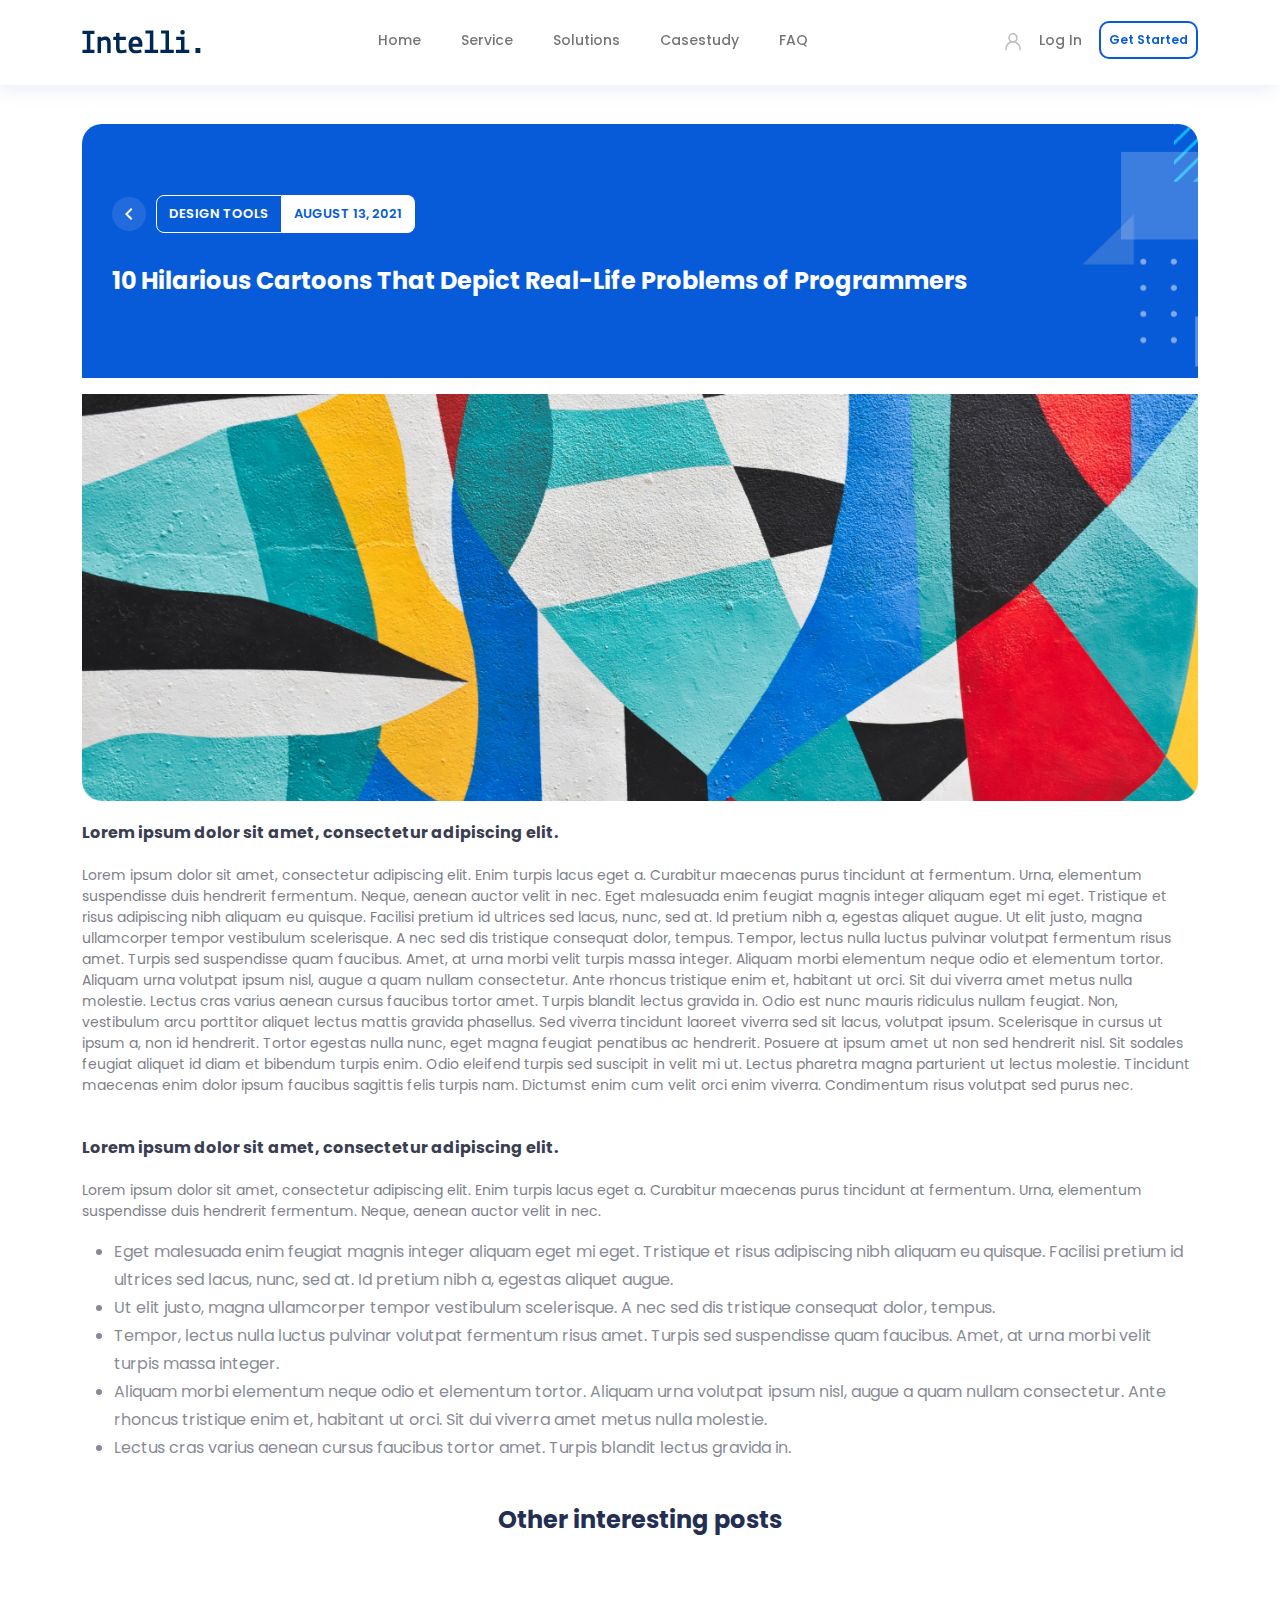
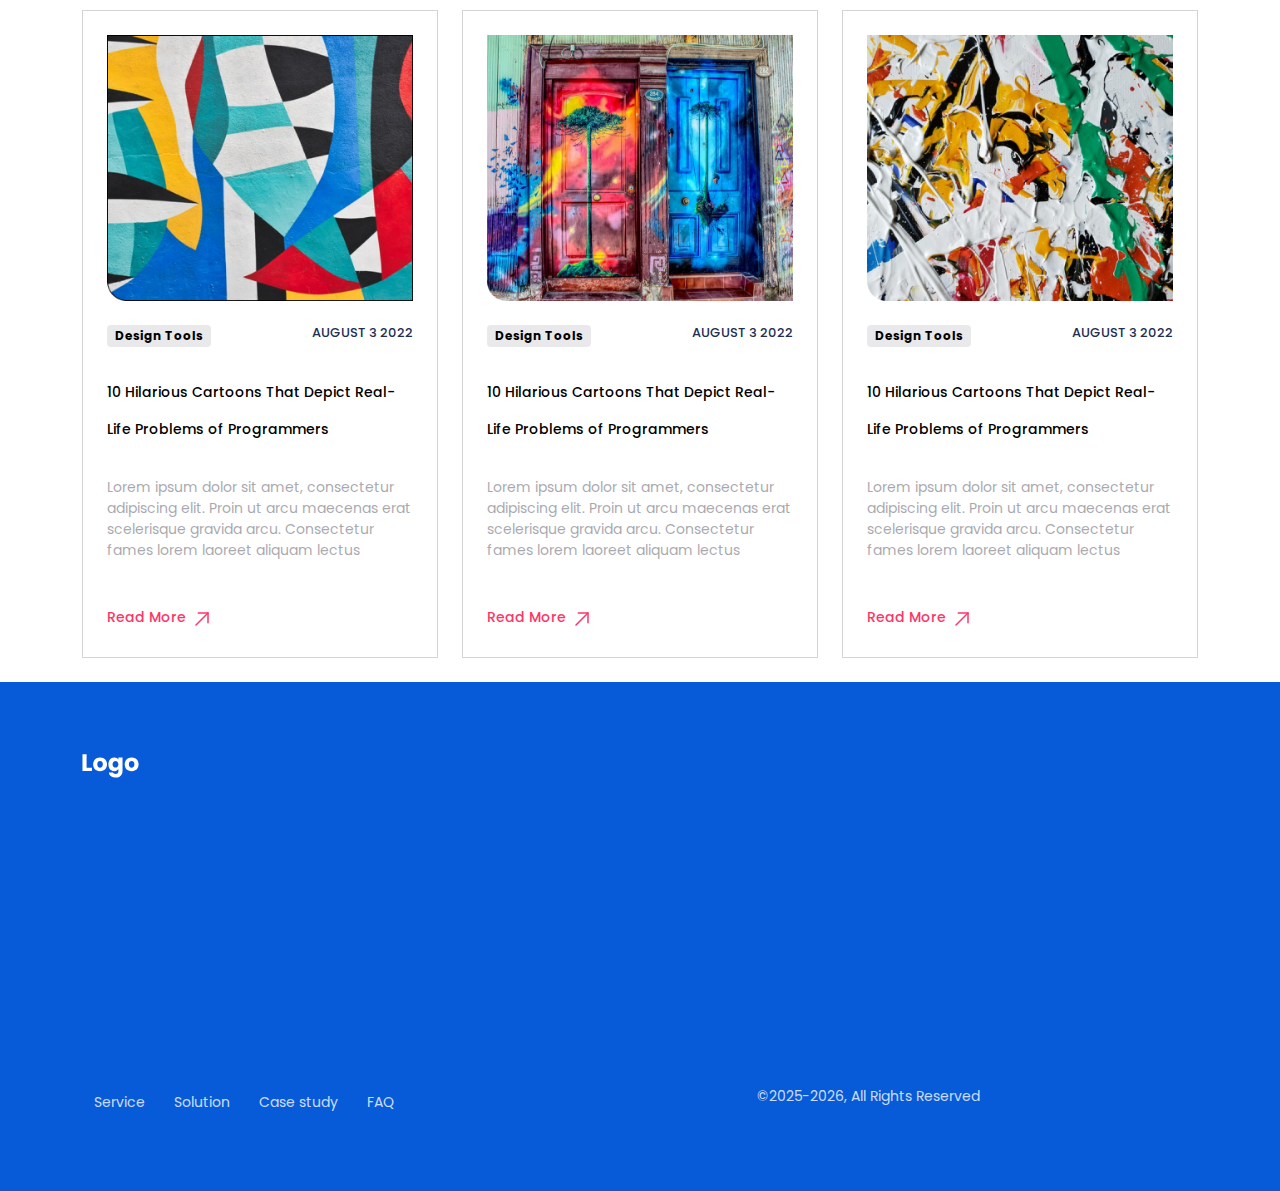
<file: pages/case_study_details.html>
<!doctype html>
<html lang="en">
   <head>
      <!-- Required meta tags -->
      <meta charset="utf-8">
      <meta name="viewport" content="width=device-width, initial-scale=1">
      <!-- Bootstrap CSS -->
      <link href="../assets/css/bootstrap.min.css" rel="stylesheet" type="text/css">
      <link href="../assets/css/case_details.css" rel="stylesheet" type="text/css">
      <link href="../assets/css/media_query.css" rel="stylesheet" type="text/css">
      <link rel="stylesheet" href="../assets/js/plugins/aos/aos-2.3.1.css" type="text/css">
      <link rel="preconnect" href="https://fonts.googleapis.com">
      <link rel="preconnect" href="https://fonts.googleapis.com">
      <link rel="preconnect" href="https://fonts.googleapis.com">


      <link rel="preconnect" href="https://fonts.gstatic.com" crossorigin>
      <link href="https://fonts.googleapis.com/css2?family=Poppins:ital,wght@0,200;0,300;0,400;0,600;0,700;0,800;1,200&display=swap" rel="stylesheet">
      <link rel="preconnect" href="https://fonts.googleapis.com">
      <link rel="preconnect" href="https://fonts.googleapis.com">
<link rel="preconnect" href="https://fonts.gstatic.com" crossorigin>
<link href="https://fonts.googleapis.com/css2?family=Inter:wght@300&family=Poppins:wght@200;300;400;500;600;700;800&display=swap" rel="stylesheet">
<link rel="stylesheet" href="../assets/js/plugins/slick/slick.1.8.1.css" type="text/css" />

      <title>Intelli | Case Study | Details </title>
   </head>
   
   <body> 
    <main id="main" >

      <!-- preloader section started   -->
      <!-- <section id="preloader" >
         <div class="spinner-border" role="status">
         </div>
      </section> -->
      <!-- preloader section ended   -->


      
         <!-- Header section started  -->
         <section id="header" >
          <nav class="navbar navbar-expand-lg navbar-light  shadow-md fixed-top">
            <div class="container-fluid  container-lg ">
             <button class="navbar-toggler" type="button" data-bs-toggle="collapse" data-bs-target="#navbarSupportedContent" aria-controls="navbarSupportedContent" aria-expanded="false" aria-label="Toggle navigation">
               <span >
                <svg class="border-none" width="21" height="20" viewBox="0 0 21 20" fill="none" xmlns="http://www.w3.org/2000/svg">
                  <path d="M0.75 4.1875H20.25C20.625 4.1875 21 3.85938 21 3.4375V1.5625C21 1.1875 20.625 0.8125 20.25 0.8125H0.75C0.328125 0.8125 0 1.1875 0 1.5625V3.4375C0 3.85938 0.328125 4.1875 0.75 4.1875ZM0.75 11.6875H20.25C20.625 11.6875 21 11.3594 21 10.9375V9.0625C21 8.6875 20.625 8.3125 20.25 8.3125H0.75C0.328125 8.3125 0 8.6875 0 9.0625V10.9375C0 11.3594 0.328125 11.6875 0.75 11.6875ZM0.75 19.1875H20.25C20.625 19.1875 21 18.8594 21 18.4375V16.5625C21 16.1875 20.625 15.8125 20.25 15.8125H0.75C0.328125 15.8125 0 16.1875 0 16.5625V18.4375C0 18.8594 0.328125 19.1875 0.75 19.1875Z" fill="url(#paint0_linear_258_6838)"/>
                  <defs>
                  <linearGradient id="paint0_linear_258_6838" x1="1.17347e-07" y1="10" x2="21" y2="10" gradientUnits="userSpaceOnUse">
                  <stop stop-color="#182A44"/>
                  <stop offset="1" stop-color="#3C5271"/>
                  </linearGradient>
                  </defs>
                 </svg>
               </span>
             </button>

             <!-- Logo for mobile screen  -->
               <a class="navbar-brand m-auto  m-md-auto m-sm-auto " href="../index.html">
               <img class="img-fluid" src="../assets/images/logo/dark_logo.svg" alt="" srcset="">
              </a>
              <!-- Logo for mobile screen  ended-->

              <!-- Mobile screen log in  btn -->
              <ul class="navbar-nav mb-2  mb-lg-0 d-block d-lg-none">
               <li class="nav-item user-nav-item  ">
                 <a  class="nav-link" href="#">
                   <span>
                     <svg class="mt--2" width="24" height="25" viewBox="0 0 24 25" fill="none" xmlns="http://www.w3.org/2000/svg">
                     <path d="M5 20.8462V19.8462C5 15.9802 8.13401 12.8462 12 12.8462V12.8462C15.866 12.8462 19 15.9802 19 19.8462V20.8462" stroke="#BCBCBC" stroke-width="1.5" stroke-linecap="round" stroke-linejoin="round"/>
                     <path d="M12 12.8462C14.2091 12.8462 16 11.0553 16 8.84619C16 6.63705 14.2091 4.84619 12 4.84619C9.79086 4.84619 8 6.63705 8 8.84619C8 11.0553 9.79086 12.8462 12 12.8462Z" stroke="#BCBCBC" stroke-width="1.5" stroke-linecap="round" stroke-linejoin="round"/>
                     </svg>
                 </span> <span >Log In</span></a>
               </li>
              </ul>
              <!-- Mobile screen log in  btn ended  -->
              <div class="collapse navbar-collapse " id="navbarSupportedContent">
                <ul class="navbar-nav m-auto mb-2  mb-lg-0">
                  <li class="nav-item">
                    <a class="nav-link  " aria-current="page" href="../index.html">Home</a>
                  </li>

                  <li class="nav-item">
                    <a class="nav-link " aria-current="page" href="service.html">Service</a>
                  </li>
                  <li class="nav-item">
                   <a class="nav-link " aria-current="page" href="solution.html">Solutions</a>
                 </li>
                  <li class="nav-item">
                   <a class="nav-link" href="case_study.html">Casestudy</a>
                 </li>
                 <li class="nav-item">
                   <a class="nav-link" href="faq.html">FAQ</a>
                 </li>
                </ul>

                <ul class="navbar-nav mb-2  mb-lg-0">

                  <li class="nav-item user-nav-item  d-none d-lg-block ">
                    <a  class="nav-link" href="#">
                      <span>
                        <svg class="mt--2" width="24" height="25" viewBox="0 0 24 25" fill="none" xmlns="http://www.w3.org/2000/svg">
                        <path d="M5 20.8462V19.8462C5 15.9802 8.13401 12.8462 12 12.8462V12.8462C15.866 12.8462 19 15.9802 19 19.8462V20.8462" stroke="#BCBCBC" stroke-width="1.5" stroke-linecap="round" stroke-linejoin="round"/>
                        <path d="M12 12.8462C14.2091 12.8462 16 11.0553 16 8.84619C16 6.63705 14.2091 4.84619 12 4.84619C9.79086 4.84619 8 6.63705 8 8.84619C8 11.0553 9.79086 12.8462 12 12.8462Z" stroke="#BCBCBC" stroke-width="1.5" stroke-linecap="round" stroke-linejoin="round"/>
                        </svg>
                    </span> <span >Log In</span></a>
                  </li>

                 <li>
                   <button class="btn btn-outline d-block   " type="submit">Get Started </button>
                 </li>
                </ul>


              </div>
            </div>
          </nav>
         </section>
         <!-- Header section ended  -->

      <section style="min-height:100vh" class="page_content">

        <div class="gap_64"></div>
        
        <div class="container">
            <section class="blue_bg" style="background-image:url('../assets/images/banner/blue_bg.png');">
                <div class="bread_cum">
                    <div>
                        <a href="case_study.html">
                            <svg width="34" height="34" viewBox="0 0 34 34" fill="none" xmlns="http://www.w3.org/2000/svg">
                                <circle cx="17" cy="17" r="17" fill="white" fill-opacity="0.1"/>
                                <path d="M20.41 12.41L19 11L13 17L19 23L20.41 21.59L15.83 17L20.41 12.41Z" fill="white"/>
                                </svg>
                                
                        </a>
                    </div>

                    <div class="post_info">
                        <ul class="list-group list-group-horizontal">
                            <li class="list-group-item">Design tools</li>
                            <li class="list-group-item">AUGust 13, 2021 </li>
                          </ul>
                    </div>
                </div>

                <div class="banner_text">
                    <h2>
                        10 Hilarious Cartoons That Depict Real-Life Problems of Programmers
                    </h2>
                </div>
            </section>

            <section class="blog_image mt-3">
                <img class="img-fluid" src="../assets/images/banner/image_section.jpg" alt="">
            </section>


            <section class="blog_text">
                <div class="para">
                    <h3>Lorem ipsum dolor sit amet, consectetur adipiscing elit.</h3>

                    <p>
                        Lorem ipsum dolor sit amet, consectetur adipiscing elit. Enim turpis lacus eget a. Curabitur maecenas purus tincidunt at fermentum. Urna, elementum suspendisse duis hendrerit fermentum. Neque, aenean auctor velit in nec. Eget malesuada enim feugiat magnis integer aliquam eget mi eget. Tristique et risus adipiscing nibh aliquam eu quisque. Facilisi pretium id ultrices sed lacus, nunc, sed at. Id pretium nibh a, egestas aliquet augue. Ut elit justo, magna ullamcorper tempor vestibulum scelerisque. A nec sed dis tristique consequat dolor, tempus. Tempor, lectus nulla luctus pulvinar volutpat fermentum risus amet. Turpis sed suspendisse quam faucibus. Amet, at urna morbi velit turpis massa integer. Aliquam morbi elementum neque odio et elementum tortor. Aliquam urna volutpat ipsum nisl, augue a quam nullam consectetur. Ante rhoncus tristique enim et, habitant ut orci. Sit dui viverra amet metus nulla molestie. Lectus cras varius aenean cursus faucibus tortor amet. Turpis blandit lectus gravida in. Odio est nunc mauris ridiculus nullam feugiat. Non, vestibulum arcu porttitor aliquet lectus mattis gravida phasellus. Sed viverra tincidunt laoreet viverra sed sit lacus, volutpat ipsum. Scelerisque in cursus ut ipsum a, non id hendrerit. Tortor egestas nulla nunc, eget magna feugiat penatibus ac hendrerit. Posuere at ipsum amet ut non sed hendrerit nisl. Sit sodales feugiat aliquet id diam et bibendum turpis enim. Odio eleifend turpis sed suscipit in velit mi ut. Lectus pharetra magna parturient ut lectus molestie. Tincidunt maecenas enim dolor ipsum faucibus sagittis felis turpis nam. Dictumst enim cum velit orci enim viverra. Condimentum risus volutpat sed purus nec.
                    </p>
                </div>

                <div class="para">
                    <h3>Lorem ipsum dolor sit amet, consectetur adipiscing elit.</h3>
                    <p>
                        Lorem ipsum dolor sit amet, consectetur adipiscing elit. Enim turpis lacus eget a. Curabitur maecenas purus tincidunt at fermentum. Urna, elementum suspendisse duis hendrerit fermentum. Neque, aenean auctor velit in nec.
                    </p>

                    <ul>
                        <li>Eget malesuada enim feugiat magnis integer aliquam eget mi eget. Tristique et risus adipiscing nibh aliquam eu quisque. Facilisi pretium id ultrices sed lacus, nunc, sed at. Id pretium nibh a, egestas aliquet augue.</li>
                        <li> Ut elit justo, magna ullamcorper tempor vestibulum scelerisque. A nec sed dis tristique consequat dolor, tempus. </li>
                        <li>Tempor, lectus nulla luctus pulvinar volutpat fermentum risus amet. Turpis sed suspendisse quam faucibus. Amet, at urna morbi velit turpis massa integer.</li>
                        <li> Aliquam morbi elementum neque odio et elementum tortor. Aliquam urna volutpat ipsum nisl, augue a quam nullam consectetur. Ante rhoncus tristique enim et, habitant ut orci. Sit dui viverra amet metus nulla molestie. </li>
                        <li>Lectus cras varius aenean cursus faucibus tortor amet. Turpis blandit lectus gravida in. </li>
                    </ul>

                </div>
            </section>


            <section class="case_cards intersting">

                <div class="interesting_heading text-center">
                    <h2>Other interesting posts</h2>
                </div>
                <div class="gap_64"></div>
                <div class="row">
                    <div class="col-12 col-md-6 col-lg-4">
                        <div class="card2 p-md-2 p-lg-4 d-flex flex-column gap-4">
                            <div class="card2_img">
                                <a href="case_study_details.html"><img class="img-fluid" src="../assets/images/banner/card1.png" alt=""></a>
                            </div>
    
                            <div class="card2_posted_info d-flex justify-content-between">
                                <div class="badge bg-dark">Design Tools</div>
                                <div class="date">August 3 2022</div>
                            </div>
    
                            <div class="card2_heading">
                               <h2 > <a href="">10 Hilarious Cartoons That Depict Real-Life Problems of Programmers</a></h2>
                            </div>
    
                            <p>
                                Lorem ipsum dolor sit amet, consectetur adipiscing elit. Proin ut arcu maecenas erat scelerisque gravida arcu. Consectetur fames lorem laoreet aliquam lectus
                            </p>
    
                                  <a href="case_study_details.html">Read More
                                      <svg width="24" height="24" viewBox="0 0 24 24" fill="none" xmlns="http://www.w3.org/2000/svg">
                                          <path d="M6 18L18 6" stroke="#FF3468" stroke-width="1.5" stroke-linecap="round" stroke-linejoin="round"/>
                                          <path d="M8.25 6H18V15.75" stroke="#FF3468" stroke-width="1.5" stroke-linecap="round" stroke-linejoin="round"/>
                                          </svg>
                                          
                                          
                                  </a>
                        </div>
                    </div>
                    <div class="col-12 col-md-6 col-lg-4">
                        <div class="card2 p-md-2 p-lg-4 d-flex flex-column gap-4">
                            <div class="card2_img">
                                <a href="case_study_details.html"><img class="img-fluid" src="../assets/images/banner/card2.png" alt=""></a>
                            </div>
    
                            <div class="card2_posted_info d-flex justify-content-between">
                                <div class="badge bg-dark">Design Tools</div>
                                <div class="date">August 3 2022</div>
                            </div>
    
                            <div class="card2_heading">
                               <h2 > <a href="">10 Hilarious Cartoons That Depict Real-Life Problems of Programmers</a></h2>
                            </div>
    
                            <p>
                                Lorem ipsum dolor sit amet, consectetur adipiscing elit. Proin ut arcu maecenas erat scelerisque gravida arcu. Consectetur fames lorem laoreet aliquam lectus
                            </p>
    
                                  <a href="case_study_details.html">Read More
                                      <svg width="24" height="24" viewBox="0 0 24 24" fill="none" xmlns="http://www.w3.org/2000/svg">
                                          <path d="M6 18L18 6" stroke="#FF3468" stroke-width="1.5" stroke-linecap="round" stroke-linejoin="round"/>
                                          <path d="M8.25 6H18V15.75" stroke="#FF3468" stroke-width="1.5" stroke-linecap="round" stroke-linejoin="round"/>
                                          </svg>
                                          
                                          
                                  </a>
                        </div>
                    </div>
                    <div class="col-12 col-md-6 col-lg-4">
                        <div class="card2 p-md-2 p-lg-4 d-flex flex-column gap-4">
                            <div class="card2_img">
                                <a href="case_study_details.html"><img class="img-fluid" src="../assets/images/banner/card3.png" alt=""></a>
                            </div>
    
                            <div class="card2_posted_info d-flex justify-content-between">
                                <div class="badge bg-dark">Design Tools</div>
                                <div class="date">August 3 2022</div>
                            </div>
    
                            <div class="card2_heading">
                               <h2 > <a href="">10 Hilarious Cartoons That Depict Real-Life Problems of Programmers</a></h2>
                            </div>
    
                            <p>
                                Lorem ipsum dolor sit amet, consectetur adipiscing elit. Proin ut arcu maecenas erat scelerisque gravida arcu. Consectetur fames lorem laoreet aliquam lectus
                            </p>
    
                                  <a href="case_study_details.html">Read More
                                      <svg width="24" height="24" viewBox="0 0 24 24" fill="none" xmlns="http://www.w3.org/2000/svg">
                                          <path d="M6 18L18 6" stroke="#FF3468" stroke-width="1.5" stroke-linecap="round" stroke-linejoin="round"/>
                                          <path d="M8.25 6H18V15.75" stroke="#FF3468" stroke-width="1.5" stroke-linecap="round" stroke-linejoin="round"/>
                                          </svg>
                                          
                                          
                                  </a>
                        </div>
                    </div>
    
                </div>
        </section>




       


      </section>

         <!-- Footer section started   -->
       <section id="footer">
         <div class="container-fluid  container-lg ">
           <div class="row big_footer align-items-center">
             <div class="footer_left col-12 col-md-6 col-sm-12 col-lg-6 col-xl-6 col-xxl-6 ">
                <div class="footer_logo text-center text-sm-start">
                  <a href="../index.html">

                    <img class="img-fluid" src="../assets/images/logo/light_logo.svg" alt="" srcset="">


                  </a>
                    
                </div>

                <p class="about_company text-center text-sm-start" data-aos="fade-up" data-aos-duration="1200">
                  We ara a lorem ipsum dolor sit amet, consectetur adipiscing elit, sed do eiusmod tempor incididunt ut labore et dolore magna aliqua. Ut enim ad minim veniam, quis nostrud exercitation ullamco laboris nisi ut aliquip ex ea commodo consequat... <b>Read More</b>
                </p>

                <div class="footer_contact " data-aos="fade-up" data-aos-duration="1200">
                    <div class="row ">
                        <div class="footer_contact_elements col-12 col-sm-6 d-flex">
                          <div class="contact_icon ">
                            <svg width="33" height="33" viewBox="0 0 33 33" fill="none" xmlns="http://www.w3.org/2000/svg">
                              <path d="M31.455 25.995C31.455 26.535 31.335 27.09 31.08 27.63C30.825 28.17 30.495 28.68 30.06 29.16C29.325 29.97 28.515 30.555 27.6 30.93C26.7 31.305 25.725 31.5 24.675 31.5C23.145 31.5 21.51 31.14 19.785 30.405C18.06 29.67 16.335 28.68 14.625 27.435C12.9 26.175 11.265 24.78 9.705 23.235C8.16 21.675 6.765 20.04 5.52 18.33C4.29 16.62 3.3 14.91 2.58 13.215C1.86 11.505 1.5 9.87 1.5 8.31C1.5 7.29 1.68 6.315 2.04 5.415C2.4 4.5 2.97 3.66 3.765 2.91C4.725 1.965 5.775 1.5 6.885 1.5C7.305 1.5 7.725 1.59 8.1 1.77C8.49 1.95 8.835 2.22 9.105 2.61L12.585 7.515C12.855 7.89 13.05 8.235 13.185 8.565C13.32 8.88 13.395 9.195 13.395 9.48C13.395 9.84 13.29 10.2 13.08 10.545C12.885 10.89 12.6 11.25 12.24 11.61L11.1 12.795C10.935 12.96 10.86 13.155 10.86 13.395C10.86 13.515 10.875 13.62 10.905 13.74C10.95 13.86 10.995 13.95 11.025 14.04C11.295 14.535 11.76 15.18 12.42 15.96C13.095 16.74 13.815 17.535 14.595 18.33C15.405 19.125 16.185 19.86 16.98 20.535C17.76 21.195 18.405 21.645 18.915 21.915C18.99 21.945 19.08 21.99 19.185 22.035C19.305 22.08 19.425 22.095 19.56 22.095C19.815 22.095 20.01 22.005 20.175 21.84L21.315 20.715C21.69 20.34 22.05 20.055 22.395 19.875C22.74 19.665 23.085 19.56 23.46 19.56C23.745 19.56 24.045 19.62 24.375 19.755C24.705 19.89 25.05 20.085 25.425 20.34L30.39 23.865C30.78 24.135 31.05 24.45 31.215 24.825C31.365 25.2 31.455 25.575 31.455 25.995Z" stroke="white" stroke-width="1.2" stroke-miterlimit="10"/>
                              </svg>
                          </div>
    
                          <div class="contact_details ">
                            <p>Have a question?</p>
                            <p>310-437-2766</p>
                          </div>
                        </div>
    
                        <div class="footer_contact_elements col-12 col-sm-6 d-flex">
                          <div class="contact_icon">
                            <svg width="36" height="36" viewBox="0 0 36 36" fill="none" xmlns="http://www.w3.org/2000/svg">
                              <path d="M25.5 30.75H10.5C6 30.75 3 28.5 3 23.25V12.75C3 7.5 6 5.25 10.5 5.25H25.5C30 5.25 33 7.5 33 12.75V23.25C33 28.5 30 30.75 25.5 30.75Z" stroke="white" stroke-width="1.2" stroke-miterlimit="10" stroke-linecap="round" stroke-linejoin="round"/>
                              <path d="M25.5 13.5L20.805 17.25C19.26 18.48 16.725 18.48 15.18 17.25L10.5 13.5" stroke="white" stroke-width="1.2" stroke-miterlimit="10" stroke-linecap="round" stroke-linejoin="round"/>
                              </svg>                                               
                          </div>
      
                          <div class="contact_details">
                            <p>Contact us at</p>
                            <p>unreal@outlook.com</p>
                          </div> 
                        </div>
                    </div>
                </div>

             </div>

             <div class="footer_right col-12 col-md-6 col-sm-12 col-lg-6 col-xl-6 col-xxl-6 ">
                <div class="newsletter_and_socials" data-aos="fade-up" data-aos-duration="1200">

                  <h4>Newsletter </h4>

                  <p class="newsletter_text">
                    Be the first one to know  about discounts, offers and events. Unsubscribe whenever you like.
                  </p>


                  <div class="subcription_form">
                    <form class="form-contents m-auto">
                      <div class="">
                        <input class="form-control" type="email" name="subscription" id="" placeholder="Enter your email">
    
                        <button type="submit" class="btn_subscription" data-aos="fade-right"
                        data-aos-offset="300"
                        data-aos-easing="ease-in-sine" data-aos-duration="1200">Submit</button>
                      </div>
                    </form>
                  </div>
  
                  <div class="socials d-flex justify-content-start justify-content-md-center align-items-end "> 
                    <ul>
                      <li><a href="">
                        <svg width="24" height="24" viewBox="0 0 24 24" fill="none" xmlns="http://www.w3.org/2000/svg">
                          <path d="M14 9.3V12.2H16.6C16.8 12.2 16.9 12.4 16.9 12.6L16.5 14.5C16.5 14.6 16.3 14.7 16.2 14.7H14V22H11V14.8H9.3C9.1 14.8 9 14.7 9 14.5V12.6C9 12.4 9.1 12.3 9.3 12.3H11V9C11 7.3 12.3 6 14 6H16.7C16.9 6 17 6.1 17 6.3V8.7C17 8.9 16.9 9 16.7 9H14.3C14.1 9 14 9.1 14 9.3Z" stroke="white" stroke-miterlimit="10" stroke-linecap="round"/>
                          <path d="M15 22H9C4 22 2 20 2 15V9C2 4 4 2 9 2H15C20 2 22 4 22 9V15C22 20 20 22 15 22Z" stroke="white" stroke-linecap="round" stroke-linejoin="round"/>
                          </svg>
                          
                          
                      </a></li>
  
                      <li><a href="">
                        <svg width="24" height="24" viewBox="0 0 24 24" fill="none" xmlns="http://www.w3.org/2000/svg">
                          <path d="M17 20H7C4 20 2 18 2 15V9C2 6 4 4 7 4H17C20 4 22 6 22 9V15C22 18 20 20 17 20Z" stroke="white" stroke-miterlimit="10" stroke-linecap="round" stroke-linejoin="round"/>
                          <path d="M11.4 9.49981L13.9 10.9998C14.8 11.5998 14.8 12.4998 13.9 13.0998L11.4 14.5998C10.4 15.1998 9.60001 14.6998 9.60001 13.5998V10.5998C9.60001 9.29981 10.4 8.89981 11.4 9.49981Z" stroke="white" stroke-miterlimit="10" stroke-linecap="round" stroke-linejoin="round"/>
                          </svg>
                          
                          
                      </a></li>

                      <li>
                        <a href="">
                          <svg width="24" height="24" viewBox="0 0 24 24" fill="none" xmlns="http://www.w3.org/2000/svg">
                            <path d="M18.5 4.79004C15.9 9.34004 10.89 11.95 5.67 11.48L2.5 11.19" stroke="white" stroke-miterlimit="10" stroke-linecap="round" stroke-linejoin="round"/>
                            <path d="M5.5 19.3698C8.1 14.8198 13.11 12.2098 18.33 12.6798L21.5 12.9698" stroke="white" stroke-miterlimit="10" stroke-linecap="round" stroke-linejoin="round"/>
                            <path d="M12 22C17.5228 22 22 17.5228 22 12C22 6.47715 17.5228 2 12 2C6.47715 2 2 6.47715 2 12C2 17.5228 6.47715 22 12 22Z" stroke="white" stroke-miterlimit="10" stroke-linecap="round" stroke-linejoin="round"/>
                            <path d="M7.63 3L10.81 6.95C12.94 9.59 14.45 12.66 15.25 15.95L16.46 20.94" stroke="white" stroke-miterlimit="10" stroke-linecap="round" stroke-linejoin="round"/>
                            </svg>
                            
                        </a>
                      </li>

                      <li>
                        <a href="">
                          <svg width="24" height="24" viewBox="0 0 24 24" fill="none" xmlns="http://www.w3.org/2000/svg">
                            <path d="M12 2H8.69999C6.79999 2 5.29999 3.5 5.29999 5.3C5.29999 7.1 6.79999 8.6 8.59999 8.6H12V2Z" stroke="white" stroke-miterlimit="10"/>
                            <path d="M12 8.7002H8.69999C6.89999 8.7002 5.39999 10.2002 5.39999 12.0002C5.39999 13.8002 6.89999 15.3002 8.69999 15.3002H12V8.7002Z" stroke="white" stroke-miterlimit="10"/>
                            <path d="M12 15.2998H8.69999C6.89999 15.2998 5.39999 16.7998 5.39999 18.5998C5.39999 20.3998 6.89999 21.8998 8.69999 21.8998C10.5 21.8998 12 20.3998 12 18.5998V15.2998Z" stroke="white" stroke-miterlimit="10"/>
                            <path d="M12 2H15.3C17.1 2 18.6 3.5 18.6 5.3C18.6 7.1 17.1 8.6 15.3 8.6H12V2Z" stroke="white" stroke-miterlimit="10"/>
                            <path d="M15.3 8.7002C17.1 8.7002 18.6 10.2002 18.6 12.0002C18.6 13.8002 17.1 15.3002 15.3 15.3002C13.5 15.3002 12 13.8002 12 12.0002C12 10.2002 13.5 8.7002 15.3 8.7002Z" stroke="white" stroke-miterlimit="10"/>
                            </svg>
                            
                        </a>
                      </li>

                      <li>
                        <a href="">
                          <svg width="24" height="24" viewBox="0 0 24 24" fill="none" xmlns="http://www.w3.org/2000/svg">
                            <path d="M6.9 20.6C8.4 21.5 10.2 22 12 22C17.5 22 22 17.5 22 12C22 6.5 17.5 2 12 2C6.5 2 2 6.5 2 12C2 13.8 2.5 15.5 3.3 17L2.44044 20.306C2.24572 21.0549 2.93892 21.7317 3.68299 21.5191L6.9 20.6Z" stroke="white" stroke-miterlimit="10" stroke-linecap="round" stroke-linejoin="round"/>
                            <path d="M16.5 14.8485C16.5 15.0105 16.4639 15.177 16.3873 15.339C16.3107 15.501 16.2116 15.654 16.0809 15.798C15.86 16.041 15.6167 16.2165 15.3418 16.329C15.0714 16.4415 14.7784 16.5 14.4629 16.5C14.0033 16.5 13.512 16.392 12.9937 16.1715C12.4755 15.951 11.9572 15.654 11.4434 15.2805C10.9251 14.9025 10.4339 14.484 9.9652 14.0205C9.501 13.5525 9.08187 13.062 8.70781 12.549C8.33826 12.036 8.04081 11.523 7.82449 11.0145C7.60816 10.5015 7.5 10.011 7.5 9.543C7.5 9.237 7.55408 8.9445 7.66224 8.6745C7.77041 8.4 7.94166 8.148 8.18052 7.923C8.46895 7.6395 8.78443 7.5 9.11793 7.5C9.24412 7.5 9.37031 7.527 9.48297 7.581C9.60015 7.635 9.70381 7.716 9.78493 7.833L10.8305 9.3045C10.9116 9.417 10.9702 9.5205 11.0108 9.6195C11.0513 9.714 11.0739 9.8085 11.0739 9.894C11.0739 10.002 11.0423 10.11 10.9792 10.2135C10.9206 10.317 10.835 10.425 10.7268 10.533L10.3843 10.8885C10.3348 10.938 10.3122 10.9965 10.3122 11.0685C10.3122 11.1045 10.3167 11.136 10.3257 11.172C10.3393 11.208 10.3528 11.235 10.3618 11.262C10.4429 11.4105 10.5826 11.604 10.7809 11.838C10.9837 12.072 11.2 12.3105 11.4344 12.549C11.6778 12.7875 11.9121 13.008 12.151 13.2105C12.3853 13.4085 12.5791 13.5435 12.7323 13.6245C12.7549 13.6335 12.7819 13.647 12.8135 13.6605C12.8495 13.674 12.8856 13.6785 12.9261 13.6785C13.0028 13.6785 13.0613 13.6515 13.1109 13.602L13.4534 13.2645C13.5661 13.152 13.6743 13.0665 13.7779 13.0125C13.8816 12.9495 13.9852 12.918 14.0979 12.918C14.1835 12.918 14.2737 12.936 14.3728 12.9765C14.472 13.017 14.5756 13.0755 14.6883 13.152L16.18 14.2095C16.2972 14.2905 16.3783 14.385 16.4279 14.4975C16.473 14.61 16.5 14.7225 16.5 14.8485Z" stroke="white" stroke-miterlimit="10"/>
                            </svg>
                            
                        </a>
                      </li>
                    </ul>
                  </div>
                </div>
            </div>




            <div class="tiny_footer" >
           
              <div class="container-fluid  container-lg ">
                <div class="row">
                  <div class="tiny_footer_left col-12 col-md-6 col-sm-6 col-lg-6 col-xl-6 col-xxl-6 ">
                    <ul class="useful_links">
                        <li><a href="service.html">Service</a></li>
                        <li><a href="solution.html">Solution</a></li>
                        <li><a href="case_study.html">Case study</a></li>
                        <li><a href="faq.html">FAQ</a></li>
                      </ul>
                  </div>
    
    
                  <div class="tiny_footer_right col-12 col-md-6 col-sm-6 col-lg-6 col-xl-6 col-xxl-6 ">
                    <p class="copyright text-center text-end-md">
                      ©<script>document.write(new Date().getFullYear()-1 +'-'+ new Date().getFullYear())</script>, All Rights Reserved
                    </p>
                  </div>
                </div>
              </div>
         </div>
           </div>



         </div>


       </section>

    

      <!-- Footer section ended   -->
   </main>

      <!-- Core Js  -->

      <script src="../assets/js/core/jquery-3.6.0.js" type="text/javascript"></script>
      <script src="../assets/js/core/popper.min.js" type="text/javascript" ></script>
      <script src="../assets/js/core/bootstrap.min.js" type="text/javascript" ></script>

      <!-- Plugin Js  -->
      <script src="../assets/js/plugins/slick/slick.1.8.1.js" type="text/javascript"></script>
      <script src="../assets/js/custom/custom.js" type="text/javascript"></script>
      <script src="../assets/js/plugins/aos/aos-2.3.1.js" type="text/javascript"></script>
      <!-- <script src="../assets/js/plugins/smooth_scroll/smooth_scroll.js" type="text/javascript"></script> -->

      <script>
        AOS.init();
      
      </script>
      


      <!-- Starting slick  -->
      <script type="text/javascript">
          $('.company_slider').slick({
            slidesToShow: 9,
            slidesToScroll: 1,
            autoplay: true,
            arrows:false,
            centerMode: true,
            autoplaySpeed: 2000,

            responsive: [
            {
              breakpoint: 1024,
              settings: {
                slidesToShow: 5,
                slidesToScroll: 3,
                infinite: true,
                dots: false
              }
            },
            {
              breakpoint: 600,
              settings: {
                centerMode: true,
                centerPadding: '40px',
                slidesToShow: 4,
                slidesToScroll: 2
              }
            },
            {
              breakpoint: 480,
              settings: {
                centerMode: true,
                centerPadding: '40px',

                slidesToShow: 3,
                slidesToScroll: 1
              }
            }
            // You can unslick at a given breakpoint now by adding:
            // settings: "unslick"
            // instead of a settings object
          ]
          });



      </script>

      <script type="text/javascript">
        $('.review_slider').slick({
          
          slidesToShow: 1,
          slidesToScroll: 1,
          autoplay: false,
          autoplaySpeed: 2000,
          prevArrow:`<svg role="button" class="slick-prev" width="44" height="44" viewBox="0 0 44 44" fill="none" xmlns="http://www.w3.org/2000/svg">
<rect class="sv" width="44" height="44" rx="22" fill="white"/>
<path d="M25 29.5L17.5 22L25 14.5" stroke="black" stroke-width="2" stroke-linecap="round" stroke-linejoin="round"/>
</svg>

    `,
          nextArrow:`
          <svg role="button" width="44" class="slick-next" height="44" viewBox="0 0 44 44" fill="none" xmlns="http://www.w3.org/2000/svg">
<rect width="44" height="44" rx="22" fill="white"/>
<path d="M25 29.5L17.5 22L25 14.5" stroke="black" stroke-width="2" stroke-linecap="round" stroke-linejoin="round"/>
</svg>
`
        });


      </script>


   </body>
</html>
</file>
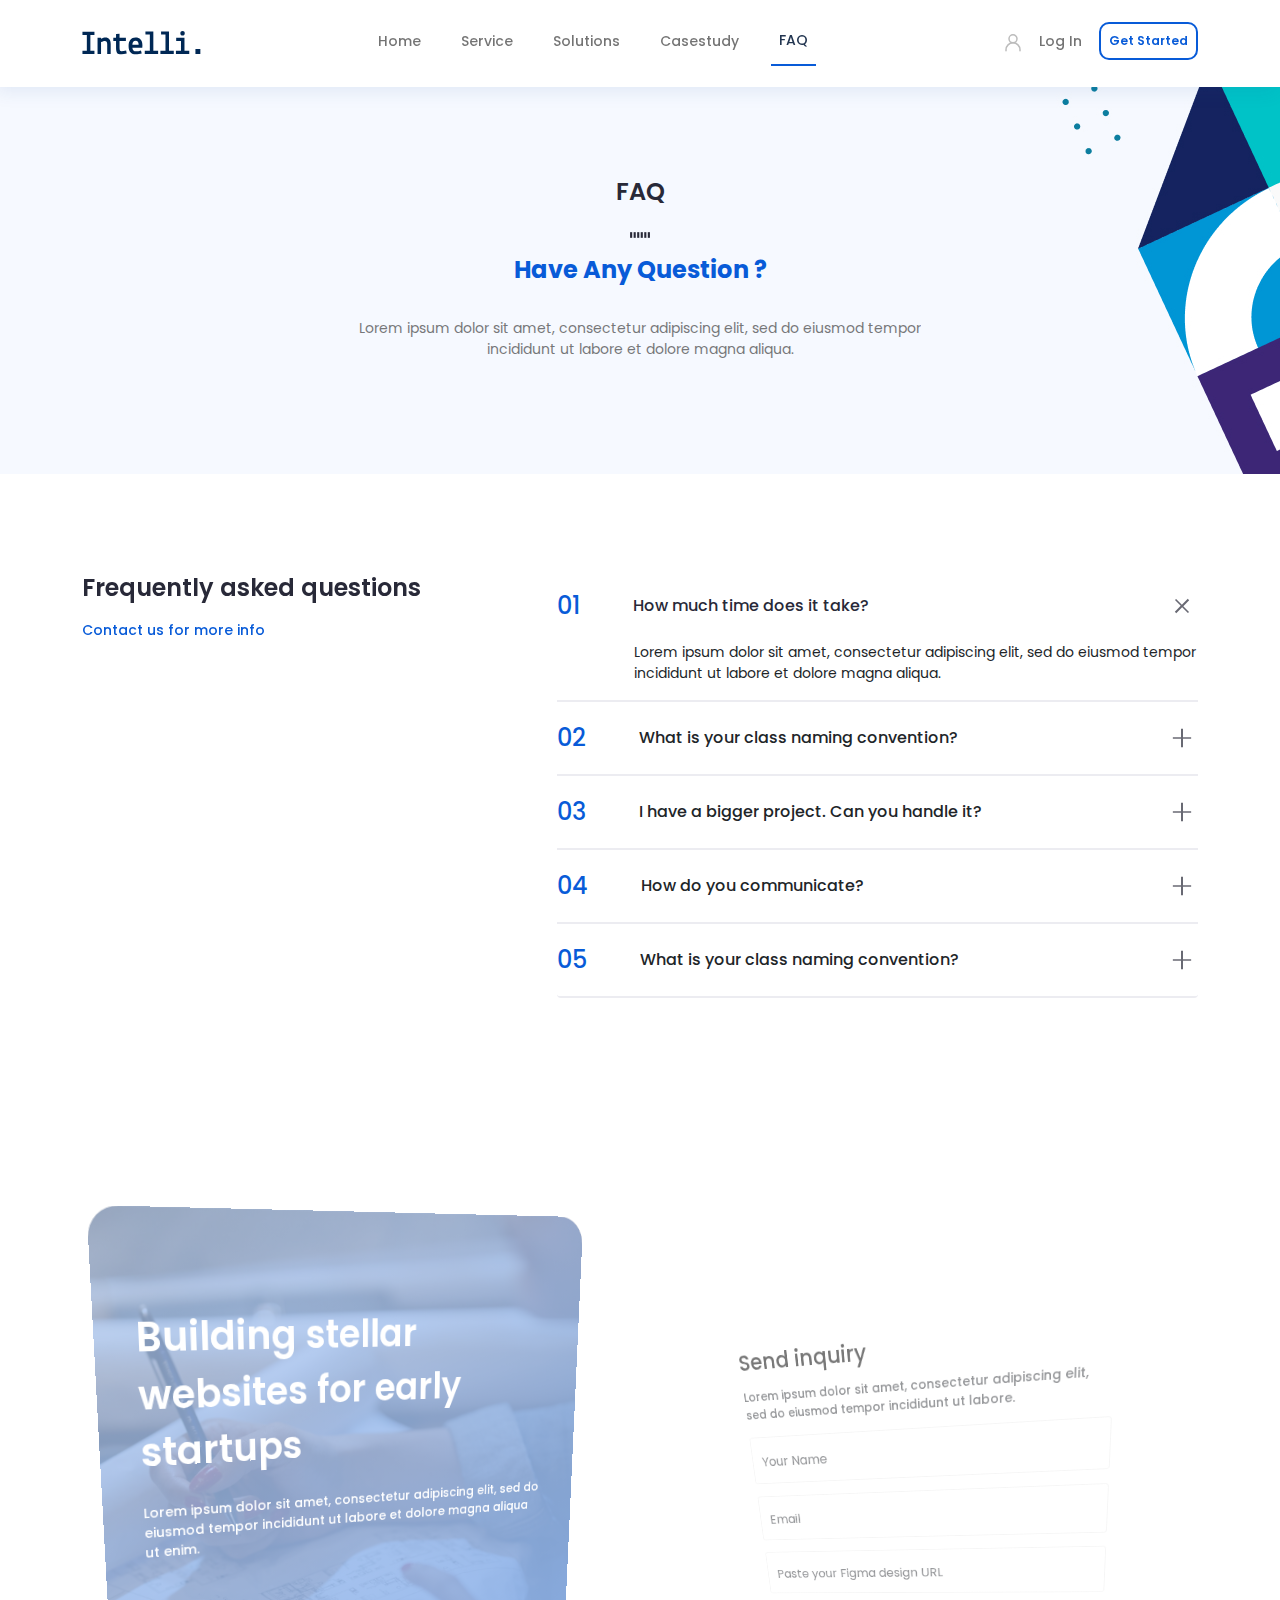
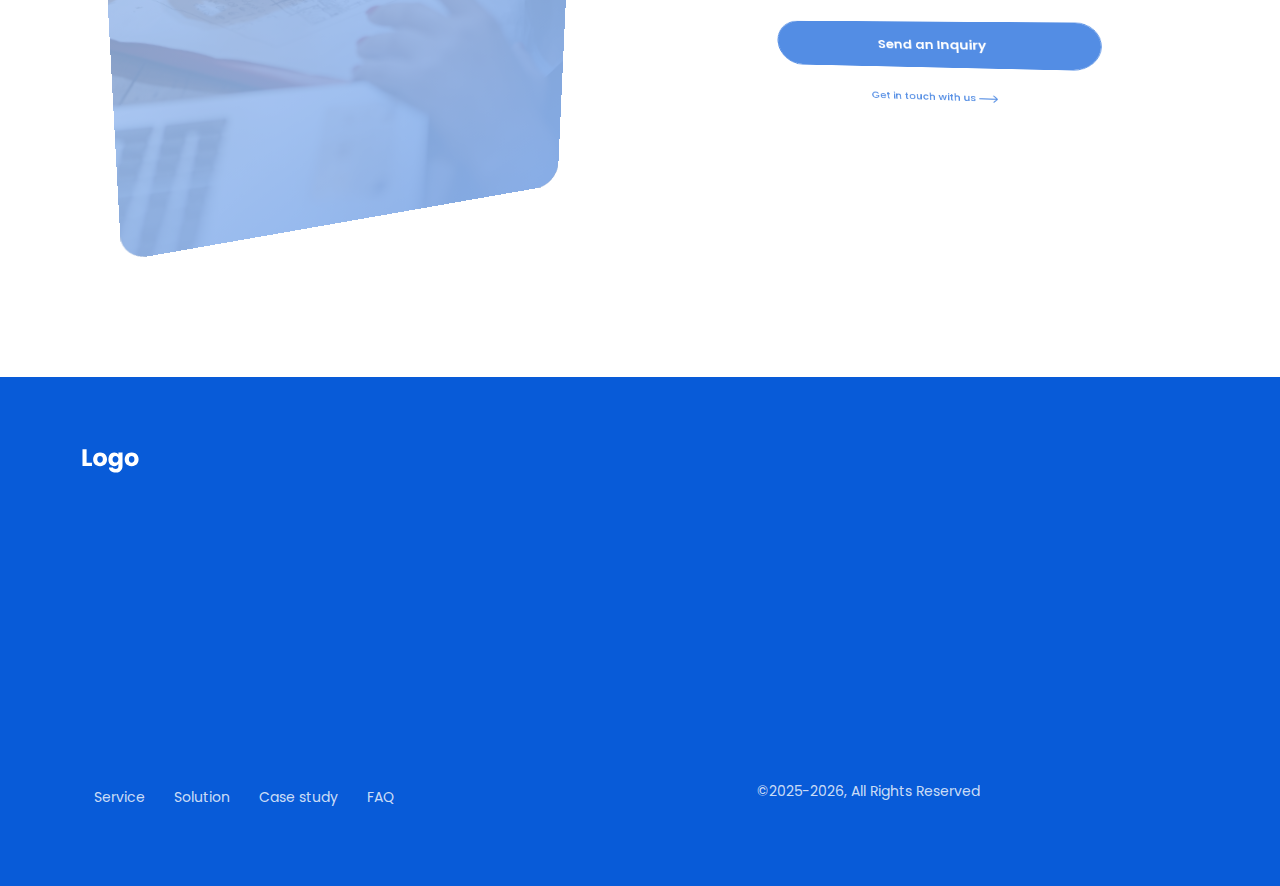
<file: pages/faq.html>
<!DOCTYPE html>
<html lang="en">
  <head>
    <!-- Required meta tags -->
    <meta charset="utf-8" />
    <meta name="viewport" content="width=device-width, initial-scale=1" />
    <!-- Bootstrap CSS -->
    <link
      href="../assets/css/bootstrap.min.css"
      rel="stylesheet"
      type="text/css"
    />
    <link href="../assets/css/main.css" rel="stylesheet" type="text/css" />
    <link
      href="../assets/css/media_query.css"
      rel="stylesheet"
      type="text/css"
    />
    <link
      rel="stylesheet"
      href="../assets/js/plugins/aos/aos-2.3.1.css"
      type="text/css"
    />
    <link rel="preconnect" href="https://fonts.googleapis.com" />
    <link rel="preconnect" href="https://fonts.googleapis.com" />
    <link rel="preconnect" href="https://fonts.googleapis.com" />

    <link rel="preconnect" href="https://fonts.gstatic.com" crossorigin />
    <link
      href="https://fonts.googleapis.com/css2?family=Poppins:ital,wght@0,200;0,300;0,400;0,600;0,700;0,800;1,200&display=swap"
      rel="stylesheet"
    />
    <link rel="preconnect" href="https://fonts.googleapis.com" />
    <link rel="preconnect" href="https://fonts.googleapis.com" />
    <link rel="preconnect" href="https://fonts.gstatic.com" crossorigin />
    <link
      href="https://fonts.googleapis.com/css2?family=Inter:wght@300&family=Poppins:wght@200;300;400;500;600;700;800&display=swap"
      rel="stylesheet"
    />
    <link
      rel="stylesheet"
      href="../assets/js/plugins/slick/slick.1.8.1.css"
      type="text/css"
    />

    <title>Intelli | Home</title>
  </head>

  <body>
    <main id="main">
      <!-- preloader section started   -->
      <!-- <section id="preloader" >
         <div class="spinner-border" role="status">
         </div>
      </section> -->
      <!-- preloader section ended   -->

      <!-- Header section started  -->
      <section id="header">
        <nav class="navbar navbar-expand-lg navbar-light shadow-md fixed-top">
          <div class="container-fluid container-lg">
            <button
              class="navbar-toggler"
              type="button"
              data-bs-toggle="collapse"
              data-bs-target="#navbarSupportedContent"
              aria-controls="navbarSupportedContent"
              aria-expanded="false"
              aria-label="Toggle navigation"
            >
              <span>
                <svg
                  class="border-none"
                  width="21"
                  height="20"
                  viewBox="0 0 21 20"
                  fill="none"
                  xmlns="http://www.w3.org/2000/svg"
                >
                  <path
                    d="M0.75 4.1875H20.25C20.625 4.1875 21 3.85938 21 3.4375V1.5625C21 1.1875 20.625 0.8125 20.25 0.8125H0.75C0.328125 0.8125 0 1.1875 0 1.5625V3.4375C0 3.85938 0.328125 4.1875 0.75 4.1875ZM0.75 11.6875H20.25C20.625 11.6875 21 11.3594 21 10.9375V9.0625C21 8.6875 20.625 8.3125 20.25 8.3125H0.75C0.328125 8.3125 0 8.6875 0 9.0625V10.9375C0 11.3594 0.328125 11.6875 0.75 11.6875ZM0.75 19.1875H20.25C20.625 19.1875 21 18.8594 21 18.4375V16.5625C21 16.1875 20.625 15.8125 20.25 15.8125H0.75C0.328125 15.8125 0 16.1875 0 16.5625V18.4375C0 18.8594 0.328125 19.1875 0.75 19.1875Z"
                    fill="url(#paint0_linear_258_6838)"
                  />
                  <defs>
                    <linearGradient
                      id="paint0_linear_258_6838"
                      x1="1.17347e-07"
                      y1="10"
                      x2="21"
                      y2="10"
                      gradientUnits="userSpaceOnUse"
                    >
                      <stop stop-color="#182A44" />
                      <stop offset="1" stop-color="#3C5271" />
                    </linearGradient>
                  </defs>
                </svg>
              </span>
            </button>

            <!-- Logo for mobile screen  -->
            <a
              class="navbar-brand m-auto m-md-auto m-sm-auto"
              href="../index.html"
            >
              <img
                class="img-fluid"
                src="../assets/images/logo/dark_logo.svg"
                alt=""
                srcset=""
              />
            </a>
            <!-- Logo for mobile screen  ended-->

            <!-- Mobile screen log in  btn -->
            <ul class="navbar-nav mb-2 mb-lg-0 d-block d-lg-none">
              <li class="nav-item user-nav-item">
                <a class="nav-link" href="#">
                  <span>
                    <svg
                      class="mt--2"
                      width="24"
                      height="25"
                      viewBox="0 0 24 25"
                      fill="none"
                      xmlns="http://www.w3.org/2000/svg"
                    >
                      <path
                        d="M5 20.8462V19.8462C5 15.9802 8.13401 12.8462 12 12.8462V12.8462C15.866 12.8462 19 15.9802 19 19.8462V20.8462"
                        stroke="#BCBCBC"
                        stroke-width="1.5"
                        stroke-linecap="round"
                        stroke-linejoin="round"
                      />
                      <path
                        d="M12 12.8462C14.2091 12.8462 16 11.0553 16 8.84619C16 6.63705 14.2091 4.84619 12 4.84619C9.79086 4.84619 8 6.63705 8 8.84619C8 11.0553 9.79086 12.8462 12 12.8462Z"
                        stroke="#BCBCBC"
                        stroke-width="1.5"
                        stroke-linecap="round"
                        stroke-linejoin="round"
                      />
                    </svg>
                  </span>
                  <span>Log In</span></a
                >
              </li>
            </ul>
            <!-- Mobile screen log in  btn ended  -->
            <div class="collapse navbar-collapse" id="navbarSupportedContent">
              <ul class="navbar-nav m-auto mb-2 mb-lg-0">
                <li class="nav-item">
                  <a class="nav-link" aria-current="page" href="../index.html"
                    >Home</a
                  >
                </li>

                <li class="nav-item">
                  <a class="nav-link" aria-current="page" href="service.html"
                    >Service</a
                  >
                </li>
                <li class="nav-item">
                  <a class="nav-link" aria-current="page" href="solution.html"
                    >Solutions</a
                  >
                </li>
                <li class="nav-item">
                  <a class="nav-link" href="case_study.html">Casestudy</a>
                </li>
                <li class="nav-item">
                  <a class="nav-link active" href="faq.html">FAQ</a>
                </li>
              </ul>

              <ul class="navbar-nav mb-2 mb-lg-0">
                <li class="nav-item user-nav-item d-none d-lg-block">
                  <a class="nav-link" href="#">
                    <span>
                      <svg
                        class="mt--2"
                        width="24"
                        height="25"
                        viewBox="0 0 24 25"
                        fill="none"
                        xmlns="http://www.w3.org/2000/svg"
                      >
                        <path
                          d="M5 20.8462V19.8462C5 15.9802 8.13401 12.8462 12 12.8462V12.8462C15.866 12.8462 19 15.9802 19 19.8462V20.8462"
                          stroke="#BCBCBC"
                          stroke-width="1.5"
                          stroke-linecap="round"
                          stroke-linejoin="round"
                        />
                        <path
                          d="M12 12.8462C14.2091 12.8462 16 11.0553 16 8.84619C16 6.63705 14.2091 4.84619 12 4.84619C9.79086 4.84619 8 6.63705 8 8.84619C8 11.0553 9.79086 12.8462 12 12.8462Z"
                          stroke="#BCBCBC"
                          stroke-width="1.5"
                          stroke-linecap="round"
                          stroke-linejoin="round"
                        />
                      </svg>
                    </span>
                    <span>Log In</span></a
                  >
                </li>

                <li>
                  <button class="btn btn-outline d-block" type="submit">
                    Get Started
                  </button>
                </li>
              </ul>
            </div>
          </div>
        </nav>
      </section>
      <!-- Header section ended  -->

      <div style="min-height: 100vh" class="page_content">
        <div
          style="background-image: url(../assets/images/banner/faq_banner.jpg)"
          class="faq_banner"
        >
          <div class="banner_content text-center">
            <h2>FAQ</h2>
            <svg
              width="34"
              height="34"
              viewBox="0 0 34 34"
              fill="none"
              xmlns="http://www.w3.org/2000/svg"
              xmlns:xlink="http://www.w3.org/1999/xlink"
            >
              <rect width="34" height="34" rx="12" fill="url(#pattern0)" />
              <rect
                x="7.08301"
                y="14.1667"
                width="2.125"
                height="5.66667"
                fill="#282938"
              />
              <rect
                x="10.625"
                y="14.1667"
                width="2.125"
                height="5.66667"
                fill="#282938"
              />
              <rect
                x="14.1665"
                y="14.1667"
                width="2.125"
                height="5.66667"
                fill="#282938"
              />
              <rect
                x="17.708"
                y="14.1667"
                width="2.125"
                height="5.66667"
                fill="#282938"
              />
              <rect
                x="21.25"
                y="14.1667"
                width="2.125"
                height="5.66667"
                fill="#282938"
              />
              <rect
                x="24.7915"
                y="14.1667"
                width="2.125"
                height="5.66667"
                fill="#282938"
              />
              <defs>
                <pattern
                  id="pattern0"
                  patternContentUnits="objectBoundingBox"
                  width="1"
                  height="1"
                >
                  <use xlink:href="#image0_66_6564" />
                </pattern>
                <image
                  id="image0_66_6564"
                  width="1"
                  height="1"
                  xlink:href="[data-uri]"
                />
              </defs>
            </svg>

            <h1>Have Any Question ?</h1>

            <p>
              Lorem ipsum dolor sit amet, consectetur adipiscing elit, sed do
              eiusmod tempor incididunt ut labore et dolore magna aliqua.
            </p>
          </div>
        </div>

        <!-- Contact section has started  -->
        <div class="gapper">
          <div class="gap"></div>
        </div>

        <section id="faq">
          <div class="container-fluid container-lg">
            <div class="row">
              <div
                class="faq_left col-12 col-sm-12 col-md-12 col-md-lg-5 col-xl-5 col-xxl-4"
                data-aos="fade-right"
                data-aos-duration="1500"
              >
                <h2 class="heading text-center text-xl-start">
                  Frequently asked questions
                </h2>
                <div class="get_in_touch text-center text-xl-start">
                  <a href="">Contact us for more info </a>
                </div>
              </div>

              <div
                class="faq_right col-12 col-sm-12 col-md-12 col-md-lg-7 col-xl-7 col-xxl-8"
              >
                <div class="accordion" id="accordionExample">
                  <div class="accordion-item">
                    <h2 class="accordion-header" id="headingOne">
                      <button
                        class="accordion-button"
                        type="button"
                        data-bs-toggle="collapse"
                        data-bs-target="#collapseOne"
                        aria-expanded="true"
                        aria-controls="collapseOne"
                      >
                        <span> 01 </span> How much time does it take?
                      </button>
                    </h2>
                    <div
                      id="collapseOne"
                      class="accordion-collapse collapse show"
                      aria-labelledby="headingOne"
                      data-bs-parent="#accordionExample"
                    >
                      <div class="accordion-body">
                        <p>
                          Lorem ipsum dolor sit amet, consectetur adipiscing
                          elit, sed do eiusmod tempor incididunt ut labore et
                          dolore magna aliqua.
                        </p>
                      </div>
                    </div>
                  </div>
                  <div class="accordion-item">
                    <h2 class="accordion-header" id="headingTwo">
                      <button
                        class="accordion-button collapsed"
                        type="button"
                        data-bs-toggle="collapse"
                        data-bs-target="#collapseTwo"
                        aria-expanded="false"
                        aria-controls="collapseTwo"
                      >
                        <span> 02 </span> What is your class naming convention?
                      </button>
                    </h2>
                    <div
                      id="collapseTwo"
                      class="accordion-collapse collapse"
                      aria-labelledby="headingTwo"
                      data-bs-parent="#accordionExample"
                    >
                      <div class="accordion-body">
                        <p>
                          Lorem ipsum dolor sit amet, consectetur adipiscing
                          elit, sed do eiusmod tempor incididunt ut labore et
                          dolore magna aliqua.
                        </p>
                      </div>
                    </div>
                  </div>
                  <div class="accordion-item">
                    <h2 class="accordion-header" id="headingThree">
                      <button
                        class="accordion-button collapsed"
                        type="button"
                        data-bs-toggle="collapse"
                        data-bs-target="#collapseThree"
                        aria-expanded="false"
                        aria-controls="collapseThree"
                      >
                        <span> 03 </span> I have a bigger project. Can you
                        handle it?
                      </button>
                    </h2>
                    <div
                      id="collapseThree"
                      class="accordion-collapse collapse"
                      aria-labelledby="headingThree"
                      data-bs-parent="#accordionExample"
                    >
                      <div class="accordion-body">
                        <p>
                          Lorem ipsum dolor sit amet, consectetur adipiscing
                          elit, sed do eiusmod tempor incididunt ut labore et
                          dolore magna aliqua.
                        </p>
                      </div>
                    </div>
                  </div>
                  <div class="accordion-item">
                    <h2 class="accordion-header" id="headingFour">
                      <button
                        class="accordion-button collapsed"
                        type="button"
                        data-bs-toggle="collapse"
                        data-bs-target="#collapseFour"
                        aria-expanded="false"
                        aria-controls="collapseThree"
                      >
                        <span> 04 </span> How do you communicate?
                      </button>
                    </h2>
                    <div
                      id="collapseFour"
                      class="accordion-collapse collapse"
                      aria-labelledby="headingFour"
                      data-bs-parent="#accordionExample"
                    >
                      <div class="accordion-body">
                        <p>
                          Lorem ipsum dolor sit amet, consectetur adipiscing
                          elit, sed do eiusmod tempor incididunt ut labore et
                          dolore magna aliqua.
                        </p>
                      </div>
                    </div>
                  </div>
                  <div class="accordion-item">
                    <h2 class="accordion-header" id="headingFive">
                      <button
                        class="accordion-button collapsed"
                        type="button"
                        data-bs-toggle="collapse"
                        data-bs-target="#collapseFive"
                        aria-expanded="false"
                        aria-controls="collapseThree"
                      >
                        <span> 05 </span> What is your class naming convention?
                      </button>
                    </h2>
                    <div
                      id="collapseFive"
                      class="accordion-collapse collapse"
                      aria-labelledby="headingFive"
                      data-bs-parent="#accordionExample"
                    >
                      <div class="accordion-body">
                        <p>
                          Lorem ipsum dolor sit amet, consectetur adipiscing
                          elit, sed do eiusmod tempor incididunt ut labore et
                          dolore magna aliqua.
                        </p>
                      </div>
                    </div>
                  </div>
                </div>
              </div>
            </div>
          </div>
        </section>

        <!-- Contact section has started  -->
        <div class="gapper">
          <div class="gap"></div>
          <div class="gap"></div>
        </div>

        <div id="contact">
          <div class="container-fluid container-lg">
            <div class="row align-items-center">
              <div
                class="col-12 col-md-6 col-sm-12 col-lg-6 col-xl-6 col-xxl-6"
              >
                <div
                  class="contact_left"
                  data-aos="left_flip"
                  data-aos-duration="1200"
                >
                  <div class="overlay">
                    <div class="overlay_contents">
                      <h2>Building stellar websites for early startups</h2>
                      <p>
                        Lorem ipsum dolor sit amet, consectetur adipiscing elit,
                        sed do eiusmod tempor incididunt ut labore et dolore
                        magna aliqua ut enim.
                      </p>
                    </div>
                  </div>
                </div>
              </div>

              <div
                class="col-12 col-md-6 col-sm-12 col-lg-6 col-xl-6 col-xxl-6"
              >
                <div
                  class="contact_right"
                  data-aos="right-skew"
                  data-aos-duration="1200"
                >
                  <form class="form-contents m-auto">
                    <h5>Send inquiry</h5>
                    <p>
                      Lorem ipsum dolor sit amet, consectetur adipiscing elit,
                      sed do eiusmod tempor incididunt ut labore.
                    </p>

                    <div class="form-floating mb-3">
                      <input
                        type="email"
                        class="form-control"
                        id="floatingInput"
                        placeholder="name@example.com"
                      />
                      <label for="floatingInput">Your Name</label>
                    </div>
                    <div class="form-floating mb-3">
                      <input
                        type="email"
                        class="form-control"
                        id="floatingEmail"
                        placeholder="Email"
                      />
                      <label for="floatingEmail">Email</label>
                    </div>
                    <div class="form-floating">
                      <input
                        type="password"
                        class="form-control"
                        id="floatingUrl"
                        placeholder="Paste your Figma design URL"
                      />
                      <label for="floatingUrl"
                        >Paste your Figma design URL</label
                      >
                    </div>
                    <button
                      type="submit"
                      class="btn btn-primary form-control round"
                    >
                      Send an Inquiry
                    </button>
                  </form>

                  <div class="get_in_touch text-center">
                    <a href=""
                      >Get in touch with us
                      <span>
                        <svg
                          width="25"
                          height="12"
                          viewBox="0 0 25 12"
                          fill="none"
                          xmlns="http://www.w3.org/2000/svg"
                        >
                          <path
                            d="M24.7305 6.53033C25.0234 6.23744 25.0234 5.76256 24.7305 5.46967L19.9576 0.696699C19.6647 0.403806 19.1898 0.403806 18.8969 0.696699C18.604 0.989593 18.604 1.46447 18.8969 1.75736L23.1395 6L18.8969 10.2426C18.604 10.5355 18.604 11.0104 18.8969 11.3033C19.1898 11.5962 19.6647 11.5962 19.9576 11.3033L24.7305 6.53033ZM0.200195 6.75H24.2002V5.25H0.200195V6.75Z"
                            fill="#085BD8"
                          ></path>
                        </svg>
                      </span>
                    </a>
                  </div>
                </div>
              </div>
            </div>
          </div>
        </div>
        <!-- Contact section has ended  -->
      </div>
      <!-- Contact section has started  -->
      <div class="gapper">
        <div class="gap"></div>
      </div>
      <!-- Footer section started   -->
      <section id="footer">
        <div class="container-fluid container-lg">
          <div class="row big_footer align-items-center">
            <div
              class="footer_left col-12 col-md-6 col-sm-12 col-lg-6 col-xl-6 col-xxl-6"
            >
              <div class="footer_logo text-center text-sm-start">
                <a href="../index.html">
                  <img
                    class="img-fluid"
                    src="../assets/images/logo/light_logo.svg"
                    alt=""
                    srcset=""
                  />
                </a>
              </div>

              <p
                class="about_company text-center text-sm-start"
                data-aos="fade-up"
                data-aos-duration="1200"
              >
                We ara a lorem ipsum dolor sit amet, consectetur adipiscing
                elit, sed do eiusmod tempor incididunt ut labore et dolore magna
                aliqua. Ut enim ad minim veniam, quis nostrud exercitation
                ullamco laboris nisi ut aliquip ex ea commodo consequat...
                <b>Read More</b>
              </p>

              <div
                class="footer_contact"
                data-aos="fade-up"
                data-aos-duration="1200"
              >
                <div class="row">
                  <div class="footer_contact_elements col-12 col-sm-6 d-flex">
                    <div class="contact_icon">
                      <svg
                        width="33"
                        height="33"
                        viewBox="0 0 33 33"
                        fill="none"
                        xmlns="http://www.w3.org/2000/svg"
                      >
                        <path
                          d="M31.455 25.995C31.455 26.535 31.335 27.09 31.08 27.63C30.825 28.17 30.495 28.68 30.06 29.16C29.325 29.97 28.515 30.555 27.6 30.93C26.7 31.305 25.725 31.5 24.675 31.5C23.145 31.5 21.51 31.14 19.785 30.405C18.06 29.67 16.335 28.68 14.625 27.435C12.9 26.175 11.265 24.78 9.705 23.235C8.16 21.675 6.765 20.04 5.52 18.33C4.29 16.62 3.3 14.91 2.58 13.215C1.86 11.505 1.5 9.87 1.5 8.31C1.5 7.29 1.68 6.315 2.04 5.415C2.4 4.5 2.97 3.66 3.765 2.91C4.725 1.965 5.775 1.5 6.885 1.5C7.305 1.5 7.725 1.59 8.1 1.77C8.49 1.95 8.835 2.22 9.105 2.61L12.585 7.515C12.855 7.89 13.05 8.235 13.185 8.565C13.32 8.88 13.395 9.195 13.395 9.48C13.395 9.84 13.29 10.2 13.08 10.545C12.885 10.89 12.6 11.25 12.24 11.61L11.1 12.795C10.935 12.96 10.86 13.155 10.86 13.395C10.86 13.515 10.875 13.62 10.905 13.74C10.95 13.86 10.995 13.95 11.025 14.04C11.295 14.535 11.76 15.18 12.42 15.96C13.095 16.74 13.815 17.535 14.595 18.33C15.405 19.125 16.185 19.86 16.98 20.535C17.76 21.195 18.405 21.645 18.915 21.915C18.99 21.945 19.08 21.99 19.185 22.035C19.305 22.08 19.425 22.095 19.56 22.095C19.815 22.095 20.01 22.005 20.175 21.84L21.315 20.715C21.69 20.34 22.05 20.055 22.395 19.875C22.74 19.665 23.085 19.56 23.46 19.56C23.745 19.56 24.045 19.62 24.375 19.755C24.705 19.89 25.05 20.085 25.425 20.34L30.39 23.865C30.78 24.135 31.05 24.45 31.215 24.825C31.365 25.2 31.455 25.575 31.455 25.995Z"
                          stroke="white"
                          stroke-width="1.2"
                          stroke-miterlimit="10"
                        />
                      </svg>
                    </div>

                    <div class="contact_details">
                      <p>Have a question?</p>
                      <p>310-437-2766</p>
                    </div>
                  </div>

                  <div class="footer_contact_elements col-12 col-sm-6 d-flex">
                    <div class="contact_icon">
                      <svg
                        width="36"
                        height="36"
                        viewBox="0 0 36 36"
                        fill="none"
                        xmlns="http://www.w3.org/2000/svg"
                      >
                        <path
                          d="M25.5 30.75H10.5C6 30.75 3 28.5 3 23.25V12.75C3 7.5 6 5.25 10.5 5.25H25.5C30 5.25 33 7.5 33 12.75V23.25C33 28.5 30 30.75 25.5 30.75Z"
                          stroke="white"
                          stroke-width="1.2"
                          stroke-miterlimit="10"
                          stroke-linecap="round"
                          stroke-linejoin="round"
                        />
                        <path
                          d="M25.5 13.5L20.805 17.25C19.26 18.48 16.725 18.48 15.18 17.25L10.5 13.5"
                          stroke="white"
                          stroke-width="1.2"
                          stroke-miterlimit="10"
                          stroke-linecap="round"
                          stroke-linejoin="round"
                        />
                      </svg>
                    </div>

                    <div class="contact_details">
                      <p>Contact us at</p>
                      <p>unreal@outlook.com</p>
                    </div>
                  </div>
                </div>
              </div>
            </div>

            <div
              class="footer_right col-12 col-md-6 col-sm-12 col-lg-6 col-xl-6 col-xxl-6"
            >
              <div
                class="newsletter_and_socials"
                data-aos="fade-up"
                data-aos-duration="1200"
              >
                <h4>Newsletter</h4>

                <p class="newsletter_text">
                  Be the first one to know about discounts, offers and events.
                  Unsubscribe whenever you like.
                </p>

                <div class="subcription_form">
                  <form class="form-contents m-auto">
                    <div class="">
                      <input
                        class="form-control"
                        type="email"
                        name="subscription"
                        id=""
                        placeholder="Enter your email"
                      />

                      <button
                        type="submit"
                        class="btn_subscription"
                        data-aos="fade-right"
                        data-aos-offset="300"
                        data-aos-easing="ease-in-sine"
                        data-aos-duration="1200"
                      >
                        Submit
                      </button>
                    </div>
                  </form>
                </div>

                <div
                  class="socials d-flex justify-content-start justify-content-md-center align-items-end"
                >
                  <ul>
                    <li>
                      <a href="">
                        <svg
                          width="24"
                          height="24"
                          viewBox="0 0 24 24"
                          fill="none"
                          xmlns="http://www.w3.org/2000/svg"
                        >
                          <path
                            d="M14 9.3V12.2H16.6C16.8 12.2 16.9 12.4 16.9 12.6L16.5 14.5C16.5 14.6 16.3 14.7 16.2 14.7H14V22H11V14.8H9.3C9.1 14.8 9 14.7 9 14.5V12.6C9 12.4 9.1 12.3 9.3 12.3H11V9C11 7.3 12.3 6 14 6H16.7C16.9 6 17 6.1 17 6.3V8.7C17 8.9 16.9 9 16.7 9H14.3C14.1 9 14 9.1 14 9.3Z"
                            stroke="white"
                            stroke-miterlimit="10"
                            stroke-linecap="round"
                          />
                          <path
                            d="M15 22H9C4 22 2 20 2 15V9C2 4 4 2 9 2H15C20 2 22 4 22 9V15C22 20 20 22 15 22Z"
                            stroke="white"
                            stroke-linecap="round"
                            stroke-linejoin="round"
                          />
                        </svg>
                      </a>
                    </li>

                    <li>
                      <a href="">
                        <svg
                          width="24"
                          height="24"
                          viewBox="0 0 24 24"
                          fill="none"
                          xmlns="http://www.w3.org/2000/svg"
                        >
                          <path
                            d="M17 20H7C4 20 2 18 2 15V9C2 6 4 4 7 4H17C20 4 22 6 22 9V15C22 18 20 20 17 20Z"
                            stroke="white"
                            stroke-miterlimit="10"
                            stroke-linecap="round"
                            stroke-linejoin="round"
                          />
                          <path
                            d="M11.4 9.49981L13.9 10.9998C14.8 11.5998 14.8 12.4998 13.9 13.0998L11.4 14.5998C10.4 15.1998 9.60001 14.6998 9.60001 13.5998V10.5998C9.60001 9.29981 10.4 8.89981 11.4 9.49981Z"
                            stroke="white"
                            stroke-miterlimit="10"
                            stroke-linecap="round"
                            stroke-linejoin="round"
                          />
                        </svg>
                      </a>
                    </li>

                    <li>
                      <a href="">
                        <svg
                          width="24"
                          height="24"
                          viewBox="0 0 24 24"
                          fill="none"
                          xmlns="http://www.w3.org/2000/svg"
                        >
                          <path
                            d="M18.5 4.79004C15.9 9.34004 10.89 11.95 5.67 11.48L2.5 11.19"
                            stroke="white"
                            stroke-miterlimit="10"
                            stroke-linecap="round"
                            stroke-linejoin="round"
                          />
                          <path
                            d="M5.5 19.3698C8.1 14.8198 13.11 12.2098 18.33 12.6798L21.5 12.9698"
                            stroke="white"
                            stroke-miterlimit="10"
                            stroke-linecap="round"
                            stroke-linejoin="round"
                          />
                          <path
                            d="M12 22C17.5228 22 22 17.5228 22 12C22 6.47715 17.5228 2 12 2C6.47715 2 2 6.47715 2 12C2 17.5228 6.47715 22 12 22Z"
                            stroke="white"
                            stroke-miterlimit="10"
                            stroke-linecap="round"
                            stroke-linejoin="round"
                          />
                          <path
                            d="M7.63 3L10.81 6.95C12.94 9.59 14.45 12.66 15.25 15.95L16.46 20.94"
                            stroke="white"
                            stroke-miterlimit="10"
                            stroke-linecap="round"
                            stroke-linejoin="round"
                          />
                        </svg>
                      </a>
                    </li>

                    <li>
                      <a href="">
                        <svg
                          width="24"
                          height="24"
                          viewBox="0 0 24 24"
                          fill="none"
                          xmlns="http://www.w3.org/2000/svg"
                        >
                          <path
                            d="M12 2H8.69999C6.79999 2 5.29999 3.5 5.29999 5.3C5.29999 7.1 6.79999 8.6 8.59999 8.6H12V2Z"
                            stroke="white"
                            stroke-miterlimit="10"
                          />
                          <path
                            d="M12 8.7002H8.69999C6.89999 8.7002 5.39999 10.2002 5.39999 12.0002C5.39999 13.8002 6.89999 15.3002 8.69999 15.3002H12V8.7002Z"
                            stroke="white"
                            stroke-miterlimit="10"
                          />
                          <path
                            d="M12 15.2998H8.69999C6.89999 15.2998 5.39999 16.7998 5.39999 18.5998C5.39999 20.3998 6.89999 21.8998 8.69999 21.8998C10.5 21.8998 12 20.3998 12 18.5998V15.2998Z"
                            stroke="white"
                            stroke-miterlimit="10"
                          />
                          <path
                            d="M12 2H15.3C17.1 2 18.6 3.5 18.6 5.3C18.6 7.1 17.1 8.6 15.3 8.6H12V2Z"
                            stroke="white"
                            stroke-miterlimit="10"
                          />
                          <path
                            d="M15.3 8.7002C17.1 8.7002 18.6 10.2002 18.6 12.0002C18.6 13.8002 17.1 15.3002 15.3 15.3002C13.5 15.3002 12 13.8002 12 12.0002C12 10.2002 13.5 8.7002 15.3 8.7002Z"
                            stroke="white"
                            stroke-miterlimit="10"
                          />
                        </svg>
                      </a>
                    </li>

                    <li>
                      <a href="">
                        <svg
                          width="24"
                          height="24"
                          viewBox="0 0 24 24"
                          fill="none"
                          xmlns="http://www.w3.org/2000/svg"
                        >
                          <path
                            d="M6.9 20.6C8.4 21.5 10.2 22 12 22C17.5 22 22 17.5 22 12C22 6.5 17.5 2 12 2C6.5 2 2 6.5 2 12C2 13.8 2.5 15.5 3.3 17L2.44044 20.306C2.24572 21.0549 2.93892 21.7317 3.68299 21.5191L6.9 20.6Z"
                            stroke="white"
                            stroke-miterlimit="10"
                            stroke-linecap="round"
                            stroke-linejoin="round"
                          />
                          <path
                            d="M16.5 14.8485C16.5 15.0105 16.4639 15.177 16.3873 15.339C16.3107 15.501 16.2116 15.654 16.0809 15.798C15.86 16.041 15.6167 16.2165 15.3418 16.329C15.0714 16.4415 14.7784 16.5 14.4629 16.5C14.0033 16.5 13.512 16.392 12.9937 16.1715C12.4755 15.951 11.9572 15.654 11.4434 15.2805C10.9251 14.9025 10.4339 14.484 9.9652 14.0205C9.501 13.5525 9.08187 13.062 8.70781 12.549C8.33826 12.036 8.04081 11.523 7.82449 11.0145C7.60816 10.5015 7.5 10.011 7.5 9.543C7.5 9.237 7.55408 8.9445 7.66224 8.6745C7.77041 8.4 7.94166 8.148 8.18052 7.923C8.46895 7.6395 8.78443 7.5 9.11793 7.5C9.24412 7.5 9.37031 7.527 9.48297 7.581C9.60015 7.635 9.70381 7.716 9.78493 7.833L10.8305 9.3045C10.9116 9.417 10.9702 9.5205 11.0108 9.6195C11.0513 9.714 11.0739 9.8085 11.0739 9.894C11.0739 10.002 11.0423 10.11 10.9792 10.2135C10.9206 10.317 10.835 10.425 10.7268 10.533L10.3843 10.8885C10.3348 10.938 10.3122 10.9965 10.3122 11.0685C10.3122 11.1045 10.3167 11.136 10.3257 11.172C10.3393 11.208 10.3528 11.235 10.3618 11.262C10.4429 11.4105 10.5826 11.604 10.7809 11.838C10.9837 12.072 11.2 12.3105 11.4344 12.549C11.6778 12.7875 11.9121 13.008 12.151 13.2105C12.3853 13.4085 12.5791 13.5435 12.7323 13.6245C12.7549 13.6335 12.7819 13.647 12.8135 13.6605C12.8495 13.674 12.8856 13.6785 12.9261 13.6785C13.0028 13.6785 13.0613 13.6515 13.1109 13.602L13.4534 13.2645C13.5661 13.152 13.6743 13.0665 13.7779 13.0125C13.8816 12.9495 13.9852 12.918 14.0979 12.918C14.1835 12.918 14.2737 12.936 14.3728 12.9765C14.472 13.017 14.5756 13.0755 14.6883 13.152L16.18 14.2095C16.2972 14.2905 16.3783 14.385 16.4279 14.4975C16.473 14.61 16.5 14.7225 16.5 14.8485Z"
                            stroke="white"
                            stroke-miterlimit="10"
                          />
                        </svg>
                      </a>
                    </li>
                  </ul>
                </div>
              </div>
            </div>

            <div class="tiny_footer">
              <div class="container-fluid container-lg">
                <div class="row">
                  <div
                    class="tiny_footer_left col-12 col-md-6 col-sm-6 col-lg-6 col-xl-6 col-xxl-6"
                  >
                    <ul class="useful_links">
                      <li><a href="service.html">Service</a></li>
                      <li><a href="solution.html">Solution</a></li>
                      <li><a href="case_study.html">Case study</a></li>
                      <li><a href="faq.html">FAQ</a></li>
                    </ul>
                  </div>

                  <div
                    class="tiny_footer_right col-12 col-md-6 col-sm-6 col-lg-6 col-xl-6 col-xxl-6"
                  >
                    <p class="copyright text-center text-end-md">
                      ©<script>document.write(new Date().getFullYear()-1 +'-'+ new Date().getFullYear())</script>, All Rights Reserved
                    </p>
                  </div>
                </div>
              </div>
            </div>
          </div>
        </div>
      </section>

      <!-- Footer section ended   -->
    </main>

    <!-- Core Js  -->

    <script
      src="../assets/js/core/jquery-3.6.0.js"
      type="text/javascript"
    ></script>
    <script
      src="../assets/js/core/popper.min.js"
      type="text/javascript"
    ></script>
    <script
      src="../assets/js/core/bootstrap.min.js"
      type="text/javascript"
    ></script>

    <!-- Plugin Js  -->
    <script
      src="../assets/js/plugins/slick/slick.1.8.1.js"
      type="text/javascript"
    ></script>
    <script src="../assets/js/custom/custom.js" type="text/javascript"></script>
    <script
      src="../assets/js/plugins/aos/aos-2.3.1.js"
      type="text/javascript"
    ></script>
    <!-- <script src="../assets/js/plugins/smooth_scroll/smooth_scroll.js" type="text/javascript"></script> -->

    <script>
      AOS.init();
    </script>

    <!-- Starting slick  -->
    <script type="text/javascript">
      $(".company_slider").slick({
        slidesToShow: 9,
        slidesToScroll: 1,
        autoplay: true,
        arrows: false,
        centerMode: true,
        autoplaySpeed: 2000,

        responsive: [
          {
            breakpoint: 1024,
            settings: {
              slidesToShow: 5,
              slidesToScroll: 3,
              infinite: true,
              dots: false,
            },
          },
          {
            breakpoint: 600,
            settings: {
              centerMode: true,
              centerPadding: "40px",
              slidesToShow: 4,
              slidesToScroll: 2,
            },
          },
          {
            breakpoint: 480,
            settings: {
              centerMode: true,
              centerPadding: "40px",

              slidesToShow: 3,
              slidesToScroll: 1,
            },
          },
          // You can unslick at a given breakpoint now by adding:
          // settings: "unslick"
          // instead of a settings object
        ],
      });
    </script>

    <script type="text/javascript">
      $(".review_slider").slick({
        slidesToShow: 1,
        slidesToScroll: 1,
        autoplay: false,
        autoplaySpeed: 2000,
        prevArrow: `<svg role="button" class="slick-prev" width="44" height="44" viewBox="0 0 44 44" fill="none" xmlns="http://www.w3.org/2000/svg">
<rect class="sv" width="44" height="44" rx="22" fill="white"/>
<path d="M25 29.5L17.5 22L25 14.5" stroke="black" stroke-width="2" stroke-linecap="round" stroke-linejoin="round"/>
</svg>

    `,
        nextArrow: `
          <svg role="button" width="44" class="slick-next" height="44" viewBox="0 0 44 44" fill="none" xmlns="http://www.w3.org/2000/svg">
<rect width="44" height="44" rx="22" fill="white"/>
<path d="M25 29.5L17.5 22L25 14.5" stroke="black" stroke-width="2" stroke-linecap="round" stroke-linejoin="round"/>
</svg>
`,
      });
    </script>
  </body>
</html>

<style>
  .faq_banner {
    min-height: 414px;
    background-repeat: no-repeat;
    background-position: center;
    display: flex;
    flex-direction: column;
    justify-content: center;
  }

  .faq_banner h1 {
    font-family: "Poppins";
    font-style: normal;
    font-weight: 700;
    font-size: 48px;
    line-height: 56px;
    /* identical to box height, or 117% */

    /* Primary Color */

    color: #085bd8;
  }

  .faq_banner p {
    font-family: "Poppins";
    font-style: normal;
    font-weight: 400;
    font-size: 16px;
    line-height: 24px;
    text-align: center;

    color: #222121;

    opacity: 0.6;
    max-width: 624px;
    width: 100%;
    margin: auto;
    margin-top: 30px;
  }
</style>
</file>
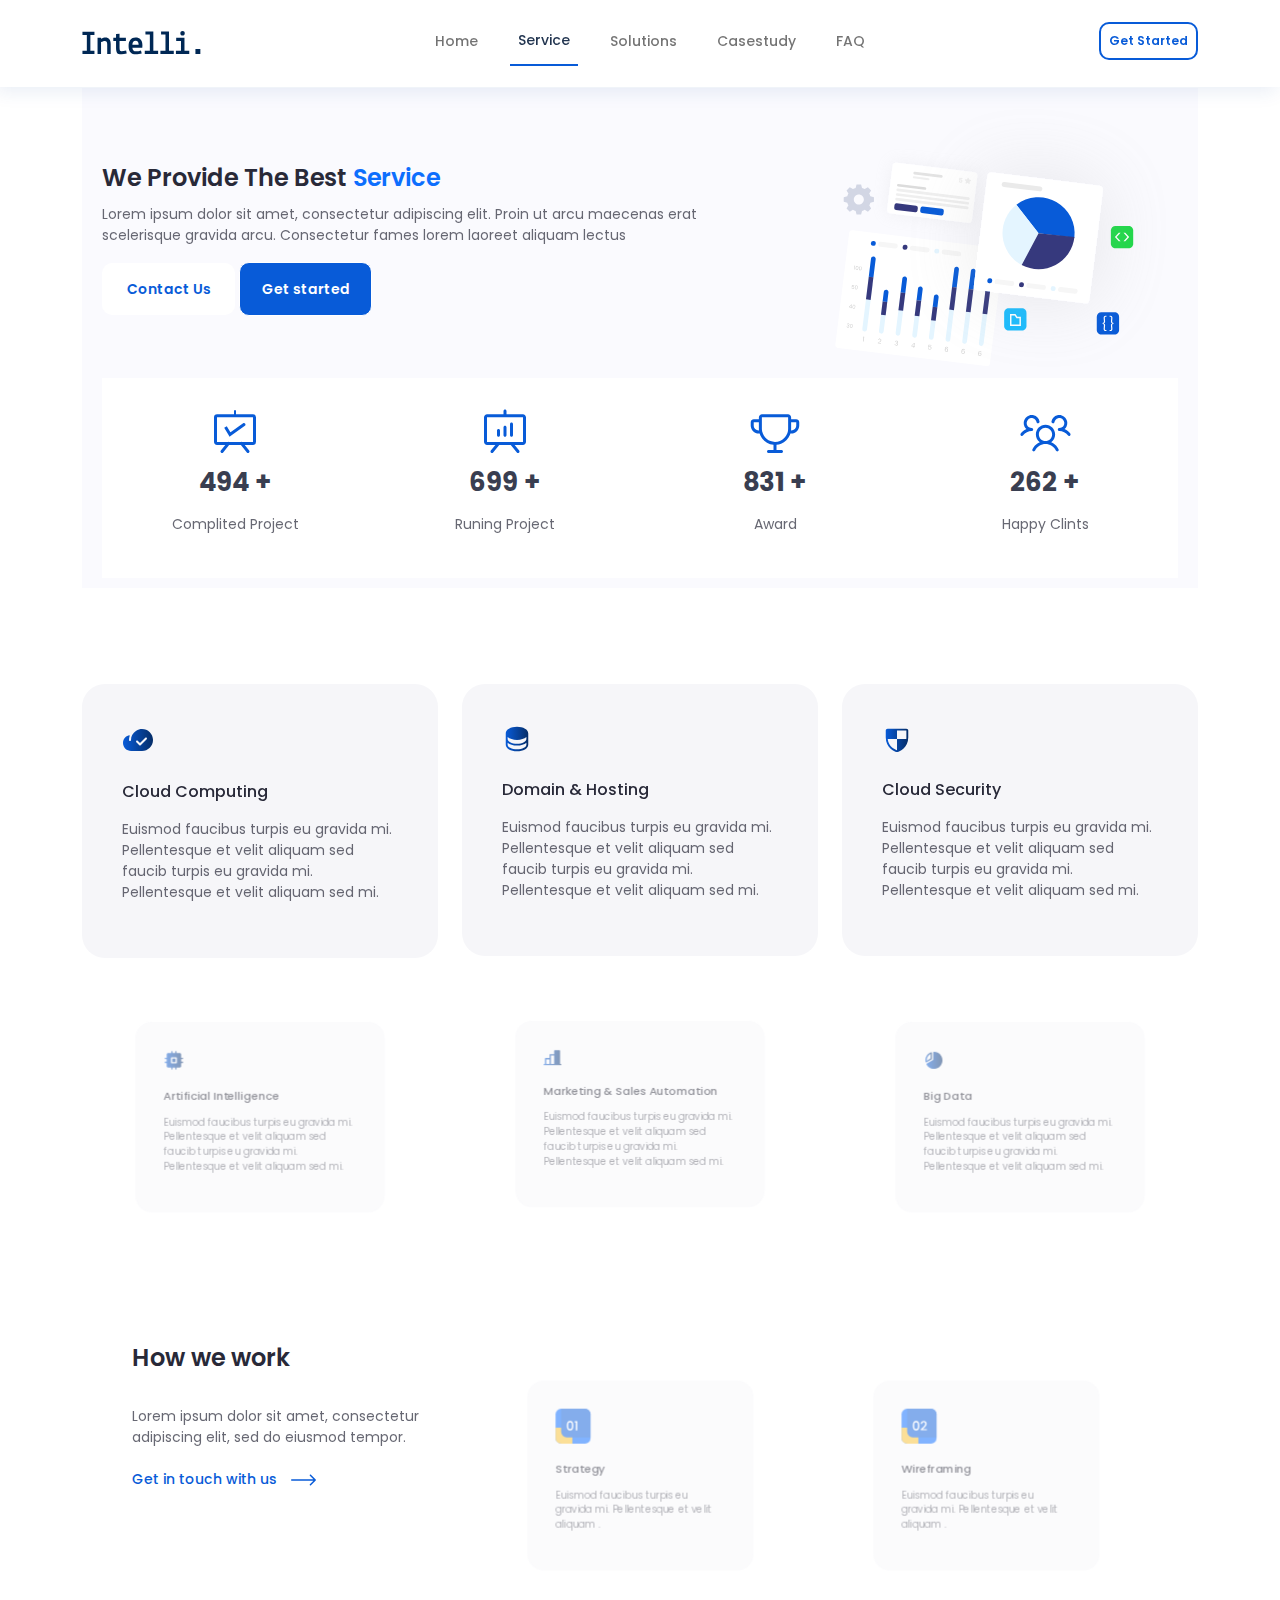
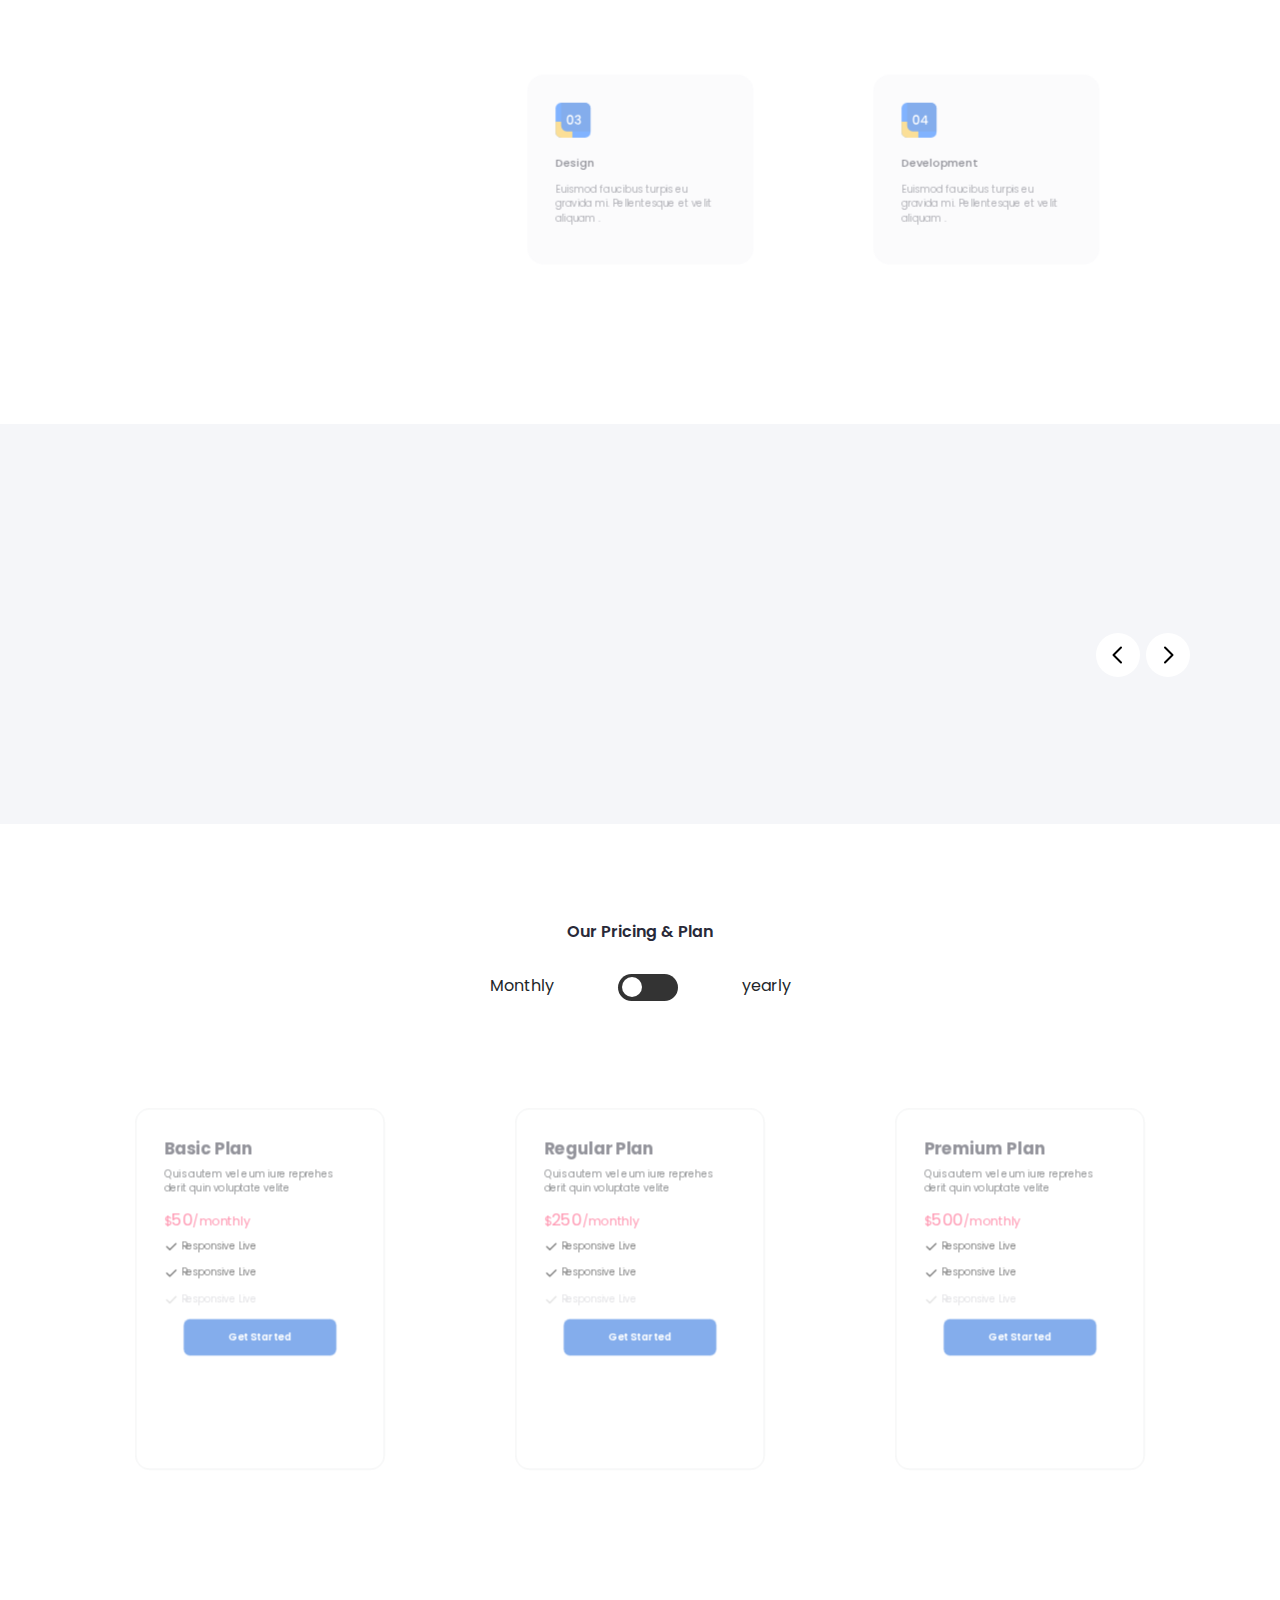
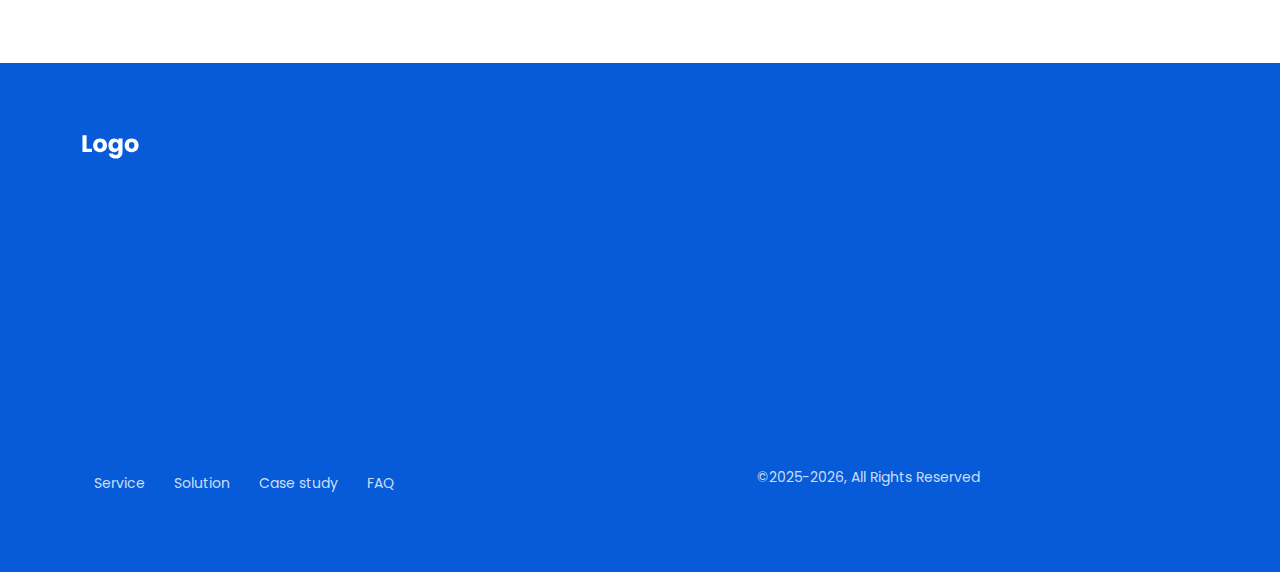
<file: pages/service.html>
<!DOCTYPE html>
<html lang="en">
  <head>
    <!-- Required meta tags -->
    <meta charset="utf-8" />
    <meta name="viewport" content="width=device-width, initial-scale=1" />
    <!-- Bootstrap CSS -->
    <link
      href="../assets/css/bootstrap.min.css"
      rel="stylesheet"
      type="text/css"
    />
    <link href="../assets/css/service.css" rel="stylesheet" type="text/css" />
    <link
      href="../assets/css/media_query.css"
      rel="stylesheet"
      type="text/css"
    />
    <link
      rel="stylesheet"
      href="../assets/js/plugins/aos/aos-2.3.1.css"
      type="text/css"
    />
    <link rel="preconnect" href="https://fonts.googleapis.com" />
    <link rel="preconnect" href="https://fonts.googleapis.com" />
    <link rel="preconnect" href="https://fonts.googleapis.com" />

    <link rel="preconnect" href="https://fonts.gstatic.com" crossorigin />
    <link
      href="https://fonts.googleapis.com/css2?family=Poppins:ital,wght@0,200;0,300;0,400;0,600;0,700;0,800;1,200&display=swap"
      rel="stylesheet"
    />
    <link rel="preconnect" href="https://fonts.googleapis.com" />
    <link rel="preconnect" href="https://fonts.googleapis.com" />
    <link rel="preconnect" href="https://fonts.gstatic.com" crossorigin />
    <link
      href="https://fonts.googleapis.com/css2?family=Inter:wght@300&family=Poppins:wght@200;300;400;500;600;700;800&display=swap"
      rel="stylesheet"
    />
    <link
      rel="stylesheet"
      href="../assets/js/plugins/slick/slick.1.8.1.css"
      type="text/css"
    />

    <title>Intelli | Service</title>
  </head>

  <body>
    <main id="main">
      <!-- preloader section started   -->
      <!-- <section id="preloader" >
         <div class="spinner-border" role="status">
         </div>
      </section> -->
      <!-- preloader section ended   -->

      <!-- Header section started  -->
      <section id="header">
        <nav class="navbar navbar-expand-lg navbar-light shadow-md fixed-top">
          <div class="container-fluid container-lg">
            <button
              class="navbar-toggler"
              type="button"
              data-bs-toggle="collapse"
              data-bs-target="#navbarSupportedContent"
              aria-controls="navbarSupportedContent"
              aria-expanded="false"
              aria-label="Toggle navigation"
            >
              <span>
                <svg
                  class="border-none"
                  width="21"
                  height="20"
                  viewBox="0 0 21 20"
                  fill="none"
                  xmlns="http://www.w3.org/2000/svg"
                >
                  <path
                    d="M0.75 4.1875H20.25C20.625 4.1875 21 3.85938 21 3.4375V1.5625C21 1.1875 20.625 0.8125 20.25 0.8125H0.75C0.328125 0.8125 0 1.1875 0 1.5625V3.4375C0 3.85938 0.328125 4.1875 0.75 4.1875ZM0.75 11.6875H20.25C20.625 11.6875 21 11.3594 21 10.9375V9.0625C21 8.6875 20.625 8.3125 20.25 8.3125H0.75C0.328125 8.3125 0 8.6875 0 9.0625V10.9375C0 11.3594 0.328125 11.6875 0.75 11.6875ZM0.75 19.1875H20.25C20.625 19.1875 21 18.8594 21 18.4375V16.5625C21 16.1875 20.625 15.8125 20.25 15.8125H0.75C0.328125 15.8125 0 16.1875 0 16.5625V18.4375C0 18.8594 0.328125 19.1875 0.75 19.1875Z"
                    fill="url(#paint0_linear_258_6838)"
                  />
                  <defs>
                    <linearGradient
                      id="paint0_linear_258_6838"
                      x1="1.17347e-07"
                      y1="10"
                      x2="21"
                      y2="10"
                      gradientUnits="userSpaceOnUse"
                    >
                      <stop stop-color="#182A44" />
                      <stop offset="1" stop-color="#3C5271" />
                    </linearGradient>
                  </defs>
                </svg>
              </span>
            </button>

            <!-- Logo for mobile screen  -->
            <a
              class="navbar-brand m-auto m-md-auto m-sm-auto"
              href="../index.html"
            >
              <img
                class="img-fluid"
                src="../assets/images/logo/dark_logo.svg"
                alt=""
                srcset=""
              />
            </a>
            <!-- Logo for mobile screen  ended-->

            <!-- Mobile screen log in  btn -->
            <ul class="navbar-nav mb-2 mb-lg-0 d-block d-lg-none">
              <!-- <li class="nav-item user-nav-item  ">
                 <a  class="nav-link" href="#">
                   <span>
                     <svg class="mt--2" width="24" height="25" viewBox="0 0 24 25" fill="none" xmlns="http://www.w3.org/2000/svg">
                     <path d="M5 20.8462V19.8462C5 15.9802 8.13401 12.8462 12 12.8462V12.8462C15.866 12.8462 19 15.9802 19 19.8462V20.8462" stroke="#BCBCBC" stroke-width="1.5" stroke-linecap="round" stroke-linejoin="round"/>
                     <path d="M12 12.8462C14.2091 12.8462 16 11.0553 16 8.84619C16 6.63705 14.2091 4.84619 12 4.84619C9.79086 4.84619 8 6.63705 8 8.84619C8 11.0553 9.79086 12.8462 12 12.8462Z" stroke="#BCBCBC" stroke-width="1.5" stroke-linecap="round" stroke-linejoin="round"/>
                     </svg>
                 </span> <span >Log In</span></a>
               </li> -->
            </ul>
            <!-- Mobile screen log in  btn ended  -->
            <div class="collapse navbar-collapse" id="navbarSupportedContent">
              <ul class="navbar-nav m-auto mb-2 mb-lg-0">
                <li class="nav-item">
                  <a class="nav-link" aria-current="page" href="../index.html"
                    >Home</a
                  >
                </li>

                <li class="nav-item">
                  <a
                    class="nav-link active"
                    aria-current="page"
                    href="service.html"
                    >Service</a
                  >
                </li>
                <li class="nav-item">
                  <a class="nav-link" aria-current="page" href="solution.html"
                    >Solutions</a
                  >
                </li>
                <li class="nav-item">
                  <a class="nav-link" href="case_study.html">Casestudy</a>
                </li>
                <li class="nav-item">
                  <a class="nav-link" href="faq.html">FAQ</a>
                </li>
              </ul>

              <ul class="navbar-nav mb-2 mb-lg-0">
                <!-- <li class="nav-item user-nav-item  d-none d-lg-block ">
                    <a  class="nav-link" href="#">
                      <span>
                        <svg class="mt--2" width="24" height="25" viewBox="0 0 24 25" fill="none" xmlns="http://www.w3.org/2000/svg">
                        <path d="M5 20.8462V19.8462C5 15.9802 8.13401 12.8462 12 12.8462V12.8462C15.866 12.8462 19 15.9802 19 19.8462V20.8462" stroke="#BCBCBC" stroke-width="1.5" stroke-linecap="round" stroke-linejoin="round"/>
                        <path d="M12 12.8462C14.2091 12.8462 16 11.0553 16 8.84619C16 6.63705 14.2091 4.84619 12 4.84619C9.79086 4.84619 8 6.63705 8 8.84619C8 11.0553 9.79086 12.8462 12 12.8462Z" stroke="#BCBCBC" stroke-width="1.5" stroke-linecap="round" stroke-linejoin="round"/>
                        </svg>
                    </span> <span >Log In</span></a>
                  </li> -->

                <li>
                  <button class="btn btn-outline d-block" type="submit">
                    Get Started
                  </button>
                </li>
              </ul>
            </div>
          </div>
        </nav>
      </section>
      <!-- Header section ended  -->

      <section style="min-height: 100vh" class="page_content">
        <div class="service_banner text-center text-lg-start">
          <div class="container-fluid container-lg">
            <div class="service_banner_top">
              <div class="row align-items-center">
                <div class="col-12 col-lg-8">
                  <div class="service_banner_left">
                    <h2 class="heading_2">
                      We Provide The Best
                      <span class="text-primary">Service</span>
                    </h2>
                    <p class="mx-auto mx-lg-0">
                      Lorem ipsum dolor sit amet, consectetur adipiscing elit.
                      Proin ut arcu maecenas erat scelerisque gravida arcu.
                      Consectetur fames lorem laoreet aliquam lectus
                    </p>

                    <div class="btn_wrapper">
                      <a class="white_btn" href="">Contact Us </a>

                      <a class="blue_btn" href="">Get started </a>
                    </div>
                  </div>
                </div>
                <div class="col-12 col-lg-4 float">
                  <img
                    class="img-fluid"
                    src="../assets/images/banner/sv_banner.svg"
                    alt=""
                  />
                </div>
              </div>

              <div class="awards">
                <div class="row">
                  <div class="col-6 col-lg-3">
                    <div class="award_el text-center">
                      <svg
                        width="52"
                        height="52"
                        viewBox="0 0 52 52"
                        fill="none"
                        xmlns="http://www.w3.org/2000/svg"
                      >
                        <path
                          d="M43.875 9.75H8.125C7.22754 9.75 6.5 10.4775 6.5 11.375V35.75C6.5 36.6475 7.22754 37.375 8.125 37.375H43.875C44.7725 37.375 45.5 36.6475 45.5 35.75V11.375C45.5 10.4775 44.7725 9.75 43.875 9.75Z"
                          stroke="#085BD8"
                          stroke-width="3"
                          stroke-linecap="round"
                          stroke-linejoin="round"
                        />
                        <path
                          d="M32.5 37.375L39 45.5"
                          stroke="#085BD8"
                          stroke-width="3"
                          stroke-linecap="round"
                          stroke-linejoin="round"
                        />
                        <path
                          d="M19.5 37.375L13 45.5"
                          stroke="#085BD8"
                          stroke-width="3"
                          stroke-linecap="round"
                          stroke-linejoin="round"
                        />
                        <path
                          d="M26 9.75V4.875"
                          stroke="#085BD8"
                          stroke-width="2"
                          stroke-linecap="round"
                          stroke-linejoin="round"
                        />
                        <path
                          d="M21 28.5L19.7138 29.2717L20.5497 30.665L21.8719 29.7206L21 28.5ZM35.8719 19.7206C36.546 19.2391 36.7021 18.3023 36.2206 17.6281C35.7391 16.954 34.8023 16.7979 34.1281 17.2794L35.8719 19.7206ZM15.2138 21.7717L19.7138 29.2717L22.2862 27.7283L17.7862 20.2283L15.2138 21.7717ZM21.8719 29.7206L35.8719 19.7206L34.1281 17.2794L20.1281 27.2794L21.8719 29.7206Z"
                          fill="#085BD8"
                        />
                      </svg>

                      <h4>
                        <span class="count-up" data-value="565">565</span> +
                      </h4>
                      <p>Complited Project</p>
                    </div>
                  </div>
                  <div class="col-6 col-lg-3">
                    <div class="award_el text-center">
                      <svg
                        width="52"
                        height="52"
                        viewBox="0 0 52 52"
                        fill="none"
                        xmlns="http://www.w3.org/2000/svg"
                      >
                        <path
                          fill-rule="evenodd"
                          clip-rule="evenodd"
                          d="M27.5 4.875C27.5 4.04657 26.8284 3.375 26 3.375C25.1716 3.375 24.5 4.04657 24.5 4.875V8.25H8.125C6.39911 8.25 5 9.64911 5 11.375V35.75C5 37.4759 6.39911 38.875 8.125 38.875H16.3791L11.8287 44.563C11.3112 45.2099 11.4161 46.1538 12.063 46.6713C12.7099 47.1888 13.6538 47.0839 14.1713 46.437L20.2209 38.875H31.7791L37.8287 46.437C38.3462 47.0839 39.2901 47.1888 39.937 46.6713C40.5839 46.1538 40.6888 45.2099 40.1713 44.563L35.6209 38.875H43.875C45.6009 38.875 47 37.4759 47 35.75V11.375C47 9.64911 45.6009 8.25 43.875 8.25H27.5V4.875ZM26 11.25H8.125C8.05596 11.25 8 11.306 8 11.375V35.75C8 35.819 8.05596 35.875 8.125 35.875H19.4882H19.5137H32.4863H32.5118H43.875C43.944 35.875 44 35.819 44 35.75V11.375C44 11.306 43.944 11.25 43.875 11.25H26ZM19.5 22.875C20.3284 22.875 21 23.5466 21 24.375V29.25C21 30.0784 20.3284 30.75 19.5 30.75C18.6716 30.75 18 30.0784 18 29.25V24.375C18 23.5466 18.6716 22.875 19.5 22.875ZM27.5 21.125C27.5 20.2966 26.8284 19.625 26 19.625C25.1716 19.625 24.5 20.2966 24.5 21.125V29.25C24.5 30.0784 25.1716 30.75 26 30.75C26.8284 30.75 27.5 30.0784 27.5 29.25V21.125ZM32.5 16.375C33.3284 16.375 34 17.0466 34 17.875V29.25C34 30.0784 33.3284 30.75 32.5 30.75C31.6716 30.75 31 30.0784 31 29.25V17.875C31 17.0466 31.6716 16.375 32.5 16.375Z"
                          fill="#085BD8"
                        />
                      </svg>

                      <h4>
                        <span class="count-up" data-value="800">800</span> +
                      </h4>
                      <p>Runing Project</p>
                    </div>
                  </div>
                  <div class="col-6 col-lg-3">
                    <div class="award_el text-center">
                      <svg
                        width="52"
                        height="52"
                        viewBox="0 0 52 52"
                        fill="none"
                        xmlns="http://www.w3.org/2000/svg"
                      >
                        <path
                          fill-rule="evenodd"
                          clip-rule="evenodd"
                          d="M10.7903 9.16529C11.3763 8.57924 12.1712 8.25 13 8.25H39C39.8288 8.25 40.6237 8.57924 41.2097 9.16529C41.7958 9.75134 42.125 10.5462 42.125 11.375V13.125H47.1249C47.9537 13.125 48.7486 13.4542 49.3346 14.0403C49.9207 14.6263 50.2499 15.4212 50.2499 16.25V19.5C50.2499 21.6217 49.407 23.6566 47.9068 25.1569C46.4065 26.6571 44.3716 27.5 42.2499 27.5H41.4096C41.2588 27.9894 41.0844 28.4722 40.8869 28.9467C40.0696 30.9104 38.8718 32.693 37.3626 34.1918C35.8533 35.6907 34.0625 36.8761 32.0932 37.6798C30.6231 38.2798 29.0751 38.6583 27.5 38.8054V44H32.5C33.3284 44 34 44.6716 34 45.5C34 46.3284 33.3284 47 32.5 47H26H19.5C18.6716 47 18 46.3284 18 45.5C18 44.6716 18.6716 44 19.5 44H24.5V38.8048C17.9337 38.1877 12.5548 33.5874 10.6331 27.5H9.72949C7.60776 27.5 5.57293 26.6571 4.07264 25.1569C2.57235 23.6566 1.72949 21.6217 1.72949 19.5V16.25C1.72949 15.4212 2.05873 14.6263 2.64478 14.0403C3.23083 13.4542 4.02569 13.125 4.85449 13.125H9.875V11.375C9.875 10.5462 10.2042 9.75134 10.7903 9.16529ZM9.875 16.125H4.85449C4.82134 16.125 4.78955 16.1382 4.7661 16.1616C4.74266 16.1851 4.72949 16.2168 4.72949 16.25V19.5C4.72949 20.8261 5.25628 22.0979 6.19396 23.0355C7.13164 23.9732 8.40341 24.5 9.72949 24.5H9.98852C9.91355 23.8654 9.875 23.2203 9.875 22.5672V16.125ZM13.2664 25.7895C13.2534 25.6969 13.2319 25.607 13.2028 25.5206C12.9883 24.5694 12.875 23.5807 12.875 22.5672V11.375C12.875 11.3418 12.8882 11.3101 12.9116 11.2866C12.9351 11.2632 12.9668 11.25 13 11.25H39C39.0331 11.25 39.0649 11.2632 39.0884 11.2866C39.1118 11.3101 39.125 11.3418 39.125 11.375V14.6079L39.1249 14.625L39.125 14.6421V22.75V22.75C39.125 23.7219 39.0171 24.6883 38.8048 25.6319C38.7992 25.6541 38.7941 25.6766 38.7894 25.6992C38.6248 26.4133 38.4002 27.1141 38.1173 27.7939C37.452 29.3923 36.477 30.8432 35.2486 32.0632C34.0202 33.2832 32.5625 34.248 30.9596 34.9022C29.3944 35.541 27.7209 35.8713 26.0312 35.8753C26.0208 35.8751 26.0104 35.875 26 35.875C25.9896 35.875 25.9792 35.8751 25.9688 35.8753L25.9089 35.875C19.7944 35.8284 14.6847 31.5214 13.2664 25.7895ZM42.125 22.75C42.125 23.3358 42.0931 23.9199 42.0298 24.5H42.2499C43.576 24.5 44.8478 23.9732 45.7854 23.0355C46.7231 22.0979 47.2499 20.8261 47.2499 19.5V16.25C47.2499 16.2168 47.2367 16.1851 47.2133 16.1616C47.1899 16.1382 47.1581 16.125 47.1249 16.125H42.125V22.75V22.75Z"
                          fill="#085BD8"
                        />
                      </svg>

                      <h4>
                        <span class="count-up" data-value="950">950</span> +
                      </h4>
                      <p>Award</p>
                    </div>
                  </div>
                  <div class="col-6 col-lg-3">
                    <div class="award_el text-center">
                      <svg
                        width="53"
                        height="52"
                        viewBox="0 0 53 52"
                        fill="none"
                        xmlns="http://www.w3.org/2000/svg"
                      >
                        <path
                          fill-rule="evenodd"
                          clip-rule="evenodd"
                          d="M13.9225 12.2192C13.0033 11.9835 12.0359 12.0143 11.1335 12.3079C10.2311 12.6016 9.43088 13.146 8.82638 13.8776C8.22188 14.6091 7.83806 15.4976 7.71976 16.4392C7.60146 17.3808 7.75357 18.3366 8.15831 19.195C8.56305 20.0533 9.20371 20.7788 10.0054 21.2866C10.8072 21.7943 11.7368 22.0635 12.6858 22.0625C12.7367 22.0624 12.787 22.0649 12.8366 22.0698C13.5961 22.1447 14.1889 22.786 14.1876 23.565C14.1862 24.3935 13.5135 25.0639 12.6851 25.0625C11.0262 25.0597 9.3896 25.4446 7.90584 26.1865C6.42208 26.9284 5.13221 28.0067 4.13909 29.3355C3.64315 29.9991 2.70317 30.135 2.0396 29.639C1.37603 29.1431 1.24014 28.2031 1.73609 27.5395C3.00903 25.8363 4.66236 24.4542 6.5642 23.5032C6.85094 23.3599 7.14214 23.2269 7.43722 23.1045C6.60084 22.3786 5.92086 21.484 5.44484 20.4745C4.79725 19.1011 4.55388 17.5718 4.74316 16.0652C4.93244 14.5587 5.54656 13.1371 6.51376 11.9666C7.48095 10.7961 8.76128 9.92505 10.2052 9.45518C11.649 8.98531 13.1968 8.93605 14.6676 9.31315C16.1384 9.69025 17.4716 10.4781 18.5112 11.5848C19.5509 12.6914 20.2542 14.071 20.5389 15.5625C20.6942 16.3762 20.1605 17.1618 19.3467 17.3171C18.533 17.4725 17.7474 16.9387 17.5921 16.125C17.4141 15.1928 16.9746 14.3306 16.3248 13.6389C15.675 12.9473 14.8418 12.4548 13.9225 12.2192ZM19.8751 28.4375C19.8751 24.7786 22.8412 21.8125 26.5001 21.8125C30.159 21.8125 33.1251 24.7786 33.1251 28.4375C33.1251 32.0964 30.159 35.0625 26.5001 35.0625C22.8412 35.0625 19.8751 32.0964 19.8751 28.4375ZM26.5001 18.8125C21.1843 18.8125 16.8751 23.1218 16.8751 28.4375C16.8751 31.6349 18.4342 34.4682 20.8337 36.2186C20.1346 36.5148 19.4572 36.8666 18.8081 37.272C16.5012 38.7128 14.6454 40.7725 13.452 43.2165C13.0885 43.9609 13.3973 44.8591 14.1417 45.2226C14.8862 45.5861 15.7843 45.2773 16.1478 44.5328C17.0946 42.5938 18.567 40.9596 20.3973 39.8165C22.2275 38.6734 24.342 38.0674 26.4999 38.0674C28.6578 38.0674 30.7723 38.6734 32.6025 39.8165C34.4328 40.9596 35.9052 42.5938 36.852 44.5328C37.2155 45.2773 38.1136 45.5861 38.8581 45.2226C39.6025 44.8591 39.9113 43.9609 39.5478 43.2165C38.3544 40.7725 36.4986 38.7128 34.1917 37.272C33.5427 36.8667 32.8653 36.5149 32.1664 36.2187C34.5659 34.4683 36.1251 31.635 36.1251 28.4375C36.1251 23.1218 31.8158 18.8125 26.5001 18.8125ZM40.3151 25.0625C41.974 25.0597 43.6106 25.4446 45.0943 26.1865C46.5781 26.9284 47.868 28.0067 48.8611 29.3355C49.357 29.9991 50.297 30.135 50.9606 29.639C51.6242 29.1431 51.76 28.2031 51.2641 27.5395C49.9911 25.8363 48.3378 24.4542 46.436 23.5032C46.1492 23.3599 45.858 23.2269 45.5629 23.1045C46.3993 22.3786 47.0793 21.484 47.5553 20.4745C48.2029 19.1011 48.4463 17.5718 48.257 16.0652C48.0677 14.5587 47.4536 13.1371 46.4864 11.9666C45.5192 10.7961 44.2389 9.92505 42.795 9.45518C41.3511 8.98531 39.8034 8.93605 38.3325 9.31315C36.8617 9.69025 35.5286 10.4781 34.4889 11.5848C33.4492 12.6914 32.746 14.071 32.4613 15.5625C32.3059 16.3762 32.8397 17.1618 33.6534 17.3171C34.4671 17.4725 35.2527 16.9387 35.4081 16.125C35.586 15.1928 36.0255 14.3306 36.6753 13.6389C37.3251 12.9473 38.1583 12.4548 39.0776 12.2192C39.9969 11.9835 40.9642 12.0143 41.8666 12.3079C42.7691 12.6016 43.5693 13.146 44.1738 13.8776C44.7783 14.6091 45.1621 15.4976 45.2804 16.4392C45.3987 17.3808 45.2466 18.3366 44.8418 19.195C44.4371 20.0533 43.7964 20.7788 42.9947 21.2866C42.193 21.7943 41.2633 22.0635 40.3143 22.0625C40.3129 22.0625 40.3115 22.0625 40.3101 22.0625C40.1801 22.0627 40.054 22.0795 39.9338 22.1108C39.2878 22.2788 38.8114 22.8666 38.8126 23.565C38.814 24.3935 39.4867 25.0639 40.3151 25.0625Z"
                          fill="#085BD8"
                        />
                      </svg>

                      <h4>
                        <span class="count-up" data-value="300">300</span> +
                      </h4>
                      <p>Happy Clints</p>
                    </div>
                  </div>
                </div>
              </div>
            </div>
          </div>
        </div>

        <div class="gap_96"></div>

        <section id="how_we_work">
          <div class="container-fluid container-lg">
            <div class="row how_we_work_contents" style="padding: 0px">
              <div class="col-12">
                <div class="row">
                  <div class="col-12 col-md-6 col-lg-4">
                    <div
                      class="card"
                      data-aos="wake-up"
                      data-aos-duration="1200"
                    >
                      <svg
                        width="32"
                        height="32"
                        viewBox="0 0 32 32"
                        fill="none"
                        xmlns="http://www.w3.org/2000/svg"
                      >
                        <path
                          d="M20.0125 5C17.9673 4.99997 15.9626 5.56946 14.2228 6.64465C12.4831 7.71984 11.0771 9.25825 10.1625 11.0875C9.39899 12.5992 9.00082 14.2689 9 15.9625C9.00437 16.22 8.91162 16.4697 8.74022 16.662C8.56882 16.8542 8.33133 16.9749 8.075 17C7.93751 17.0103 7.79937 16.9921 7.66925 16.9465C7.53913 16.9009 7.41985 16.8289 7.31889 16.735C7.21794 16.6411 7.1375 16.5273 7.08262 16.4008C7.02774 16.2743 6.99961 16.1379 7 16C7.00051 14.6026 7.22415 13.2143 7.6625 11.8875C7.69175 11.8029 7.69776 11.712 7.67988 11.6243C7.66201 11.5366 7.62091 11.4552 7.56089 11.3888C7.50086 11.3224 7.42411 11.2733 7.33864 11.2467C7.25317 11.2201 7.16212 11.2169 7.075 11.2375C5.34109 11.6674 3.80093 12.6652 2.69996 14.072C1.59899 15.4788 1.00055 17.2136 1 19C1 23.4 4.725 27 9.1125 27H20C22.9174 27.0017 25.7159 25.8443 27.78 23.7826C29.8441 21.7209 31.0046 18.9236 31.0063 16.0063C31.0079 13.0889 29.8506 10.2903 27.7888 8.22624C25.7271 6.16217 22.9299 5.00166 20.0125 5ZM24.7125 15.2125L18.7125 21.2125C18.5214 21.3973 18.2659 21.5006 18 21.5006C17.7341 21.5006 17.4786 21.3973 17.2875 21.2125L14.2875 18.2125C14.128 18.0182 14.0465 17.7715 14.0589 17.5205C14.0712 17.2694 14.1765 17.0319 14.3542 16.8542C14.5319 16.6765 14.7694 16.5712 15.0205 16.5589C15.2715 16.5465 15.5182 16.628 15.7125 16.7875L18 19.0875L23.2875 13.7875C23.4818 13.628 23.7285 13.5465 23.9795 13.5589C24.2306 13.5712 24.4681 13.6765 24.6458 13.8542C24.8235 14.0319 24.9288 14.2694 24.9411 14.5205C24.9535 14.7715 24.872 15.0182 24.7125 15.2125Z"
                          fill="url(#paint0_linear_66_5716)"
                        />
                        <defs>
                          <linearGradient
                            id="paint0_linear_66_5716"
                            x1="1"
                            y1="15.2359"
                            x2="31.0076"
                            y2="15.1564"
                            gradientUnits="userSpaceOnUse"
                          >
                            <stop stop-color="#085BD8" />
                            <stop offset="1" stop-color="#052D68" />
                          </linearGradient>
                        </defs>
                      </svg>

                      <h3>Cloud Computing</h3>

                      <p>
                        Euismod faucibus turpis eu gravida mi. Pellentesque et
                        velit aliquam sed faucib turpis eu gravida mi.
                        Pellentesque et velit aliquam sed mi.
                      </p>
                    </div>
                  </div>
                  <div class="col-12 col-md-6 col-lg-4">
                    <div
                      class="card"
                      data-aos="wake-up"
                      data-aos-duration="1200"
                    >
                      <svg
                        width="30"
                        height="30"
                        viewBox="0 0 30 30"
                        fill="none"
                        xmlns="http://www.w3.org/2000/svg"
                      >
                        <path
                          d="M15 2.8125C8.69531 2.8125 3.75 5.69531 3.75 9.375V20.625C3.75 24.3047 8.69531 27.1875 15 27.1875C21.3047 27.1875 26.25 24.3047 26.25 20.625V9.375C26.25 5.69531 21.3047 2.8125 15 2.8125ZM24.375 15C24.375 16.125 23.4492 17.2734 21.8438 18.1523C20.0273 19.1484 17.6016 19.6875 15 19.6875C12.3984 19.6875 9.97266 19.1484 8.15625 18.1523C6.55078 17.2734 5.625 16.125 5.625 15V13.0547C7.62891 14.8008 11.0391 15.9375 15 15.9375C18.9609 15.9375 22.3711 14.8008 24.375 13.0547V15ZM21.8438 23.7773C20.0273 24.7734 17.6016 25.3125 15 25.3125C12.3984 25.3125 9.97266 24.7734 8.15625 23.7773C6.55078 22.8984 5.625 21.75 5.625 20.625V18.6797C7.62891 20.4258 11.0391 21.5625 15 21.5625C18.9609 21.5625 22.3711 20.4258 24.375 18.6797V20.625C24.375 21.75 23.4492 22.8984 21.8438 23.7773Z"
                          fill="url(#paint0_linear_66_5721)"
                        />
                        <defs>
                          <linearGradient
                            id="paint0_linear_66_5721"
                            x1="3.75"
                            y1="14.1534"
                            x2="26.2511"
                            y2="14.1131"
                            gradientUnits="userSpaceOnUse"
                          >
                            <stop stop-color="#085BD8" />
                            <stop offset="1" stop-color="#052D68" />
                          </linearGradient>
                        </defs>
                      </svg>

                      <h3>Domain & Hosting</h3>

                      <p>
                        Euismod faucibus turpis eu gravida mi. Pellentesque et
                        velit aliquam sed faucib turpis eu gravida mi.
                        Pellentesque et velit aliquam sed mi.
                      </p>
                    </div>
                  </div>

                  <div class="col-12 col-md-6 col-lg-4">
                    <div
                      class="card"
                      data-aos="wake-up"
                      data-aos-duration="1200"
                    >
                      <svg
                        width="30"
                        height="30"
                        viewBox="0 0 30 30"
                        fill="none"
                        xmlns="http://www.w3.org/2000/svg"
                      >
                        <path
                          d="M24.375 4.6875H5.625C5.12772 4.6875 4.65081 4.88504 4.29917 5.23667C3.94754 5.58831 3.75 6.06522 3.75 6.5625V13.4414C3.75 23.918 12.6328 27.3984 14.4141 27.9844C14.7947 28.1096 15.2053 28.1096 15.5859 27.9844C17.3672 27.3984 26.25 23.918 26.25 13.4414V6.5625C26.25 6.06522 26.0525 5.58831 25.7008 5.23667C25.3492 4.88504 24.8723 4.6875 24.375 4.6875ZM15 26.2031C13.5117 25.7109 6.52734 22.9688 5.70703 15H15V6.5625H24.375V13.4414C24.3778 13.9621 24.3504 14.4825 24.293 15H15V26.2031Z"
                          fill="url(#paint0_linear_66_5726)"
                        />
                        <defs>
                          <linearGradient
                            id="paint0_linear_66_5726"
                            x1="3.75"
                            y1="15.5705"
                            x2="26.2511"
                            y2="15.5284"
                            gradientUnits="userSpaceOnUse"
                          >
                            <stop stop-color="#085BD8" />
                            <stop offset="1" stop-color="#052D68" />
                          </linearGradient>
                        </defs>
                      </svg>

                      <h3>Cloud Security</h3>

                      <p>
                        Euismod faucibus turpis eu gravida mi. Pellentesque et
                        velit aliquam sed faucib turpis eu gravida mi.
                        Pellentesque et velit aliquam sed mi.
                      </p>
                    </div>
                  </div>

                  <div class="col-12 col-md-6 col-lg-4">
                    <div
                      class="card"
                      data-aos="wake-up"
                      data-aos-duration="1200"
                    >
                      <svg
                        width="30"
                        height="30"
                        viewBox="0 0 30 30"
                        fill="none"
                        xmlns="http://www.w3.org/2000/svg"
                      >
                        <path
                          d="M27.1875 16.875H25.3125V13.125H27.1875C27.4361 13.125 27.6746 13.0262 27.8504 12.8504C28.0262 12.6746 28.125 12.4361 28.125 12.1875C28.125 11.9389 28.0262 11.7004 27.8504 11.5246C27.6746 11.3488 27.4361 11.25 27.1875 11.25H25.3125V6.5625C25.3125 6.06522 25.115 5.58831 24.7633 5.23667C24.4117 4.88504 23.9348 4.6875 23.4375 4.6875H18.75V2.8125C18.75 2.56386 18.6512 2.3254 18.4754 2.14959C18.2996 1.97377 18.0611 1.875 17.8125 1.875C17.5639 1.875 17.3254 1.97377 17.1496 2.14959C16.9738 2.3254 16.875 2.56386 16.875 2.8125V4.6875H13.125V2.8125C13.125 2.56386 13.0262 2.3254 12.8504 2.14959C12.6746 1.97377 12.4361 1.875 12.1875 1.875C11.9389 1.875 11.7004 1.97377 11.5246 2.14959C11.3488 2.3254 11.25 2.56386 11.25 2.8125V4.6875H6.5625C6.06522 4.6875 5.58831 4.88504 5.23667 5.23667C4.88504 5.58831 4.6875 6.06522 4.6875 6.5625V11.25H2.8125C2.56386 11.25 2.3254 11.3488 2.14959 11.5246C1.97377 11.7004 1.875 11.9389 1.875 12.1875C1.875 12.4361 1.97377 12.6746 2.14959 12.8504C2.3254 13.0262 2.56386 13.125 2.8125 13.125H4.6875V16.875H2.8125C2.56386 16.875 2.3254 16.9738 2.14959 17.1496C1.97377 17.3254 1.875 17.5639 1.875 17.8125C1.875 18.0611 1.97377 18.2996 2.14959 18.4754C2.3254 18.6512 2.56386 18.75 2.8125 18.75H4.6875V23.4375C4.6875 23.9348 4.88504 24.4117 5.23667 24.7633C5.58831 25.115 6.06522 25.3125 6.5625 25.3125H11.25V27.1875C11.25 27.4361 11.3488 27.6746 11.5246 27.8504C11.7004 28.0262 11.9389 28.125 12.1875 28.125C12.4361 28.125 12.6746 28.0262 12.8504 27.8504C13.0262 27.6746 13.125 27.4361 13.125 27.1875V25.3125H16.875V27.1875C16.875 27.4361 16.9738 27.6746 17.1496 27.8504C17.3254 28.0262 17.5639 28.125 17.8125 28.125C18.0611 28.125 18.2996 28.0262 18.4754 27.8504C18.6512 27.6746 18.75 27.4361 18.75 27.1875V25.3125H23.4375C23.9348 25.3125 24.4117 25.115 24.7633 24.7633C25.115 24.4117 25.3125 23.9348 25.3125 23.4375V18.75H27.1875C27.4361 18.75 27.6746 18.6512 27.8504 18.4754C28.0262 18.2996 28.125 18.0611 28.125 17.8125C28.125 17.5639 28.0262 17.3254 27.8504 17.1496C27.6746 16.9738 27.4361 16.875 27.1875 16.875ZM19.2188 18.2812C19.2188 18.5299 19.12 18.7683 18.9442 18.9442C18.7683 19.12 18.5299 19.2188 18.2812 19.2188H11.7188C11.4701 19.2188 11.2317 19.12 11.0558 18.9442C10.88 18.7683 10.7812 18.5299 10.7812 18.2812V11.7188C10.7812 11.4701 10.88 11.2317 11.0558 11.0558C11.2317 10.88 11.4701 10.7812 11.7188 10.7812H18.2812C18.5299 10.7812 18.7683 10.88 18.9442 11.0558C19.12 11.2317 19.2188 11.4701 19.2188 11.7188V18.2812ZM12.6562 12.6562H17.3438V17.3438H12.6562V12.6562Z"
                          fill="url(#paint0_linear_66_5732)"
                        />
                        <defs>
                          <linearGradient
                            id="paint0_linear_66_5732"
                            x1="1.875"
                            y1="14.0883"
                            x2="28.1263"
                            y2="14.0373"
                            gradientUnits="userSpaceOnUse"
                          >
                            <stop stop-color="#085BD8" />
                            <stop offset="1" stop-color="#052D68" />
                          </linearGradient>
                        </defs>
                      </svg>

                      <h3>Artificial Intelligence</h3>

                      <p>
                        Euismod faucibus turpis eu gravida mi. Pellentesque et
                        velit aliquam sed faucib turpis eu gravida mi.
                        Pellentesque et velit aliquam sed mi.
                      </p>
                    </div>
                  </div>

                  <div class="col-12 col-md-6 col-lg-4">
                    <div
                      class="card"
                      data-aos="wake-up"
                      data-aos-duration="1200"
                    >
                      <svg
                        width="26"
                        height="23"
                        viewBox="0 0 26 23"
                        fill="none"
                        xmlns="http://www.w3.org/2000/svg"
                      >
                        <path
                          d="M24.7188 20.4375H23.7812V1.6875C23.7812 1.43886 23.6825 1.2004 23.5067 1.02459C23.3308 0.848772 23.0924 0.75 22.8438 0.75H16.2812C16.0326 0.75 15.7942 0.848772 15.6183 1.02459C15.4425 1.2004 15.3438 1.43886 15.3438 1.6875V6.375H9.71875C9.47011 6.375 9.23165 6.47377 9.05584 6.64959C8.88002 6.8254 8.78125 7.06386 8.78125 7.3125V12H3.15625C2.90761 12 2.66915 12.0988 2.49334 12.2746C2.31752 12.4504 2.21875 12.6889 2.21875 12.9375V20.4375H1.28125C1.03261 20.4375 0.794153 20.5363 0.618337 20.7121C0.442522 20.8879 0.34375 21.1264 0.34375 21.375C0.34375 21.6236 0.442522 21.8621 0.618337 22.0379C0.794153 22.2137 1.03261 22.3125 1.28125 22.3125H24.7188C24.9674 22.3125 25.2058 22.2137 25.3817 22.0379C25.5575 21.8621 25.6562 21.6236 25.6562 21.375C25.6562 21.1264 25.5575 20.8879 25.3817 20.7121C25.2058 20.5363 24.9674 20.4375 24.7188 20.4375ZM10.6562 8.25H15.3438V20.4375H10.6562V8.25ZM4.09375 13.875H8.78125V20.4375H4.09375V13.875Z"
                          fill="url(#paint0_linear_236_7962)"
                        />
                        <defs>
                          <linearGradient
                            id="paint0_linear_236_7962"
                            x1="0.34375"
                            y1="10.7823"
                            x2="25.6575"
                            y2="10.7246"
                            gradientUnits="userSpaceOnUse"
                          >
                            <stop stop-color="#085BD8" />
                            <stop offset="1" stop-color="#052D68" />
                          </linearGradient>
                        </defs>
                      </svg>

                      <h3>Marketing & Sales Automation</h3>

                      <p>
                        Euismod faucibus turpis eu gravida mi. Pellentesque et
                        velit aliquam sed faucib turpis eu gravida mi.
                        Pellentesque et velit aliquam sed mi.
                      </p>
                    </div>
                  </div>

                  <div class="col-12 col-md-6 col-lg-4">
                    <div
                      class="card"
                      data-aos="wake-up"
                      data-aos-duration="1200"
                    >
                      <svg
                        width="30"
                        height="30"
                        viewBox="0 0 30 30"
                        fill="none"
                        xmlns="http://www.w3.org/2000/svg"
                      >
                        <path
                          d="M11.7188 13.6524C11.8617 13.5685 11.9802 13.4487 12.0624 13.3047C12.1447 13.1608 12.1878 12.9979 12.1875 12.8321V4.39462C12.1888 4.2436 12.1536 4.0945 12.0849 3.96001C12.0162 3.82551 11.916 3.70961 11.7929 3.62215C11.6698 3.5347 11.5274 3.47829 11.3777 3.45771C11.2281 3.43714 11.0758 3.45302 10.9336 3.50399C8.56011 4.34949 6.50591 5.90783 5.05216 7.96573C3.59842 10.0236 2.81618 12.4805 2.8125 15.0001C2.81377 15.7467 2.88043 16.4917 3.01172 17.2267C3.03989 17.3735 3.10233 17.5116 3.19397 17.6297C3.28561 17.7478 3.40385 17.8426 3.53906 17.9063C3.66384 17.9652 3.79959 17.9971 3.9375 18.0001C4.10237 17.9991 4.26405 17.9546 4.40625 17.8712L11.7188 13.6524ZM10.3125 5.81259V12.2931L4.69922 15.5392C4.6875 15.3517 4.6875 15.1759 4.6875 15.0001C4.6911 13.0998 5.2179 11.2373 6.21013 9.61662C7.20235 7.99598 8.62169 6.67986 10.3125 5.81259V5.81259Z"
                          fill="url(#paint0_linear_66_5742)"
                        />
                        <path
                          d="M25.582 8.95313C25.5699 8.94005 25.5618 8.92379 25.5586 8.90625L25.5117 8.84766C24.4392 7.01133 22.9044 5.48792 21.0602 4.42908C19.216 3.37024 17.1266 2.81288 15 2.8125C14.7513 2.8125 14.5129 2.91127 14.3371 3.08709C14.1613 3.2629 14.0625 3.50136 14.0625 3.75V14.4609L4.79295 19.8164C4.68491 19.8761 4.5899 19.9568 4.51351 20.0538C4.43712 20.1508 4.38089 20.262 4.34813 20.381C4.31537 20.5 4.30675 20.6244 4.32277 20.7468C4.33878 20.8692 4.37911 20.9872 4.44139 21.0938V21.1172L4.47655 21.1758C5.82836 23.4899 7.90523 25.2938 10.3857 26.3085C12.8662 27.3232 15.612 27.492 18.198 26.7887C20.7841 26.0855 23.0663 24.5495 24.6913 22.4184C26.3164 20.2873 27.1937 17.68 27.1875 15C27.1903 12.8787 26.6368 10.7937 25.582 8.95313Z"
                          fill="url(#paint1_linear_66_5742)"
                        />
                        <defs>
                          <linearGradient
                            id="paint0_linear_66_5742"
                            x1="2.8125"
                            y1="10.2191"
                            x2="12.188"
                            y2="10.2074"
                            gradientUnits="userSpaceOnUse"
                          >
                            <stop stop-color="#085BD8" />
                            <stop offset="1" stop-color="#052D68" />
                          </linearGradient>
                          <linearGradient
                            id="paint1_linear_66_5742"
                            x1="4.31494"
                            y1="14.1666"
                            x2="27.1887"
                            y2="14.1249"
                            gradientUnits="userSpaceOnUse"
                          >
                            <stop stop-color="#085BD8" />
                            <stop offset="1" stop-color="#052D68" />
                          </linearGradient>
                        </defs>
                      </svg>

                      <h3>Big Data</h3>

                      <p>
                        Euismod faucibus turpis eu gravida mi. Pellentesque et
                        velit aliquam sed faucib turpis eu gravida mi.
                        Pellentesque et velit aliquam sed mi.
                      </p>
                    </div>
                  </div>
                </div>
              </div>
            </div>
          </div>
        </section>

        <div class="gap_64"></div>

        <section id="how_we_work">
          <div class="container-fluid container-lg">
            <div class="row how_we_work_contents">
              <div
                class="col-12 col-lg-4 col-xl-4 mx-md-auto text-center text-lg-start mb-5 mb-lg-0"
              >
                <h2>How we work</h2>

                <div class="details">
                  <p>
                    Lorem ipsum dolor sit amet, consectetur adipiscing elit, sed
                    do eiusmod tempor.
                  </p>

                  <a href=""
                    >Get in touch with us
                    <span>
                      <svg
                        width="25"
                        height="12"
                        viewBox="0 0 25 12"
                        fill="none"
                        xmlns="http://www.w3.org/2000/svg"
                      >
                        <path
                          d="M24.7305 6.53033C25.0234 6.23744 25.0234 5.76256 24.7305 5.46967L19.9576 0.696699C19.6647 0.403806 19.1898 0.403806 18.8969 0.696699C18.604 0.989593 18.604 1.46447 18.8969 1.75736L23.1395 6L18.8969 10.2426C18.604 10.5355 18.604 11.0104 18.8969 11.3033C19.1898 11.5962 19.6647 11.5962 19.9576 11.3033L24.7305 6.53033ZM0.200195 6.75H24.2002V5.25H0.200195V6.75Z"
                          fill="#085BD8"
                        />
                      </svg>
                    </span>
                  </a>
                </div>
              </div>
              <div class="col-12 col-lg-8">
                <div class="row">
                  <div class="col-6">
                    <div
                      class="card"
                      data-aos="wake-up"
                      data-aos-duration="1200"
                    >
                      <svg
                        width="51"
                        height="50"
                        viewBox="0 0 51 50"
                        fill="none"
                        xmlns="http://www.w3.org/2000/svg"
                      >
                        <rect
                          x="0.200195"
                          width="50"
                          height="50"
                          rx="8"
                          fill="#0267FF"
                        />
                        <mask
                          id="mask0_54_1256"
                          style="mask-type: alpha"
                          maskUnits="userSpaceOnUse"
                          x="0"
                          y="0"
                          width="51"
                          height="50"
                        >
                          <rect
                            x="0.200195"
                            width="50"
                            height="50"
                            rx="8"
                            fill="#5C5E84"
                          />
                        </mask>
                        <g mask="url(#mask0_54_1256)">
                          <rect
                            x="-25.7998"
                            y="27"
                            width="50"
                            height="50"
                            rx="8"
                            fill="#F7BE2E"
                          />
                          <rect
                            x="8.2002"
                            y="-9"
                            width="50"
                            height="50"
                            rx="8"
                            fill="#085BD8"
                          />
                        </g>
                        <path
                          d="M16.2802 24.268C16.2802 22.192 16.6282 20.572 17.3242 19.408C18.0322 18.232 19.2442 17.644 20.9602 17.644C22.6762 17.644 23.8822 18.232 24.5782 19.408C25.2862 20.572 25.6402 22.192 25.6402 24.268C25.6402 26.368 25.2862 28.012 24.5782 29.2C23.8822 30.376 22.6762 30.964 20.9602 30.964C19.2442 30.964 18.0322 30.376 17.3242 29.2C16.6282 28.012 16.2802 26.368 16.2802 24.268ZM23.6242 24.268C23.6242 23.296 23.5582 22.474 23.4262 21.802C23.3062 21.13 23.0542 20.584 22.6702 20.164C22.2862 19.732 21.7162 19.516 20.9602 19.516C20.2042 19.516 19.6342 19.732 19.2502 20.164C18.8662 20.584 18.6082 21.13 18.4762 21.802C18.3562 22.474 18.2962 23.296 18.2962 24.268C18.2962 25.276 18.3562 26.122 18.4762 26.806C18.5962 27.49 18.8482 28.042 19.2322 28.462C19.6282 28.882 20.2042 29.092 20.9602 29.092C21.7162 29.092 22.2862 28.882 22.6702 28.462C23.0662 28.042 23.3242 27.49 23.4442 26.806C23.5642 26.122 23.6242 25.276 23.6242 24.268ZM27.5414 19.75V17.878H31.2854V31H29.2154V19.75H27.5414Z"
                          fill="white"
                        />
                      </svg>

                      <h3>Strategy</h3>

                      <p>
                        Euismod faucibus turpis eu gravida mi. Pellentesque et
                        velit aliquam .
                      </p>
                    </div>
                  </div>
                  <div class="col-6">
                    <div
                      class="card"
                      data-aos="wake-up"
                      data-aos-duration="1200"
                    >
                      <svg
                        width="51"
                        height="50"
                        viewBox="0 0 51 50"
                        fill="none"
                        xmlns="http://www.w3.org/2000/svg"
                      >
                        <rect
                          x="0.200195"
                          width="50"
                          height="50"
                          rx="8"
                          fill="#0267FF"
                        />
                        <mask
                          id="mask0_54_1268"
                          style="mask-type: alpha"
                          maskUnits="userSpaceOnUse"
                          x="0"
                          y="0"
                          width="51"
                          height="50"
                        >
                          <rect
                            x="0.200195"
                            width="50"
                            height="50"
                            rx="8"
                            fill="#5C5E84"
                          />
                        </mask>
                        <g mask="url(#mask0_54_1268)">
                          <rect
                            x="-25.7998"
                            y="27"
                            width="50"
                            height="50"
                            rx="8"
                            fill="#F7BE2E"
                          />
                          <rect
                            x="8.2002"
                            y="-9"
                            width="50"
                            height="50"
                            rx="8"
                            fill="#085BD8"
                          />
                        </g>
                        <path
                          d="M16.2802 24.268C16.2802 22.192 16.6282 20.572 17.3242 19.408C18.0322 18.232 19.2442 17.644 20.9602 17.644C22.6762 17.644 23.8822 18.232 24.5782 19.408C25.2862 20.572 25.6402 22.192 25.6402 24.268C25.6402 26.368 25.2862 28.012 24.5782 29.2C23.8822 30.376 22.6762 30.964 20.9602 30.964C19.2442 30.964 18.0322 30.376 17.3242 29.2C16.6282 28.012 16.2802 26.368 16.2802 24.268ZM23.6242 24.268C23.6242 23.296 23.5582 22.474 23.4262 21.802C23.3062 21.13 23.0542 20.584 22.6702 20.164C22.2862 19.732 21.7162 19.516 20.9602 19.516C20.2042 19.516 19.6342 19.732 19.2502 20.164C18.8662 20.584 18.6082 21.13 18.4762 21.802C18.3562 22.474 18.2962 23.296 18.2962 24.268C18.2962 25.276 18.3562 26.122 18.4762 26.806C18.5962 27.49 18.8482 28.042 19.2322 28.462C19.6282 28.882 20.2042 29.092 20.9602 29.092C21.7162 29.092 22.2862 28.882 22.6702 28.462C23.0662 28.042 23.3242 27.49 23.4442 26.806C23.5642 26.122 23.6242 25.276 23.6242 24.268ZM28.9454 28.21C30.0974 27.214 31.0034 26.398 31.6634 25.762C32.3354 25.114 32.8934 24.442 33.3374 23.746C33.7814 23.05 34.0034 22.354 34.0034 21.658C34.0034 20.938 33.8294 20.374 33.4814 19.966C33.1454 19.558 32.6114 19.354 31.8794 19.354C31.1714 19.354 30.6194 19.582 30.2234 20.038C29.8394 20.482 29.6354 21.082 29.6114 21.838H27.6314C27.6674 20.47 28.0754 19.426 28.8554 18.706C29.6474 17.974 30.6494 17.608 31.8614 17.608C33.1694 17.608 34.1894 17.968 34.9214 18.688C35.6654 19.408 36.0374 20.368 36.0374 21.568C36.0374 22.432 35.8154 23.266 35.3714 24.07C34.9394 24.862 34.4174 25.576 33.8054 26.212C33.2054 26.836 32.4374 27.562 31.5014 28.39L30.6914 29.11H36.3974V30.82H27.6494V29.326L28.9454 28.21Z"
                          fill="white"
                        />
                      </svg>

                      <h3>Wireframing</h3>

                      <p>
                        Euismod faucibus turpis eu gravida mi. Pellentesque et
                        velit aliquam .
                      </p>
                    </div>
                  </div>

                  <div class="col-6">
                    <div
                      class="card"
                      data-aos="wake-up"
                      data-aos-duration="1200"
                    >
                      <svg
                        width="51"
                        height="50"
                        viewBox="0 0 51 50"
                        fill="none"
                        xmlns="http://www.w3.org/2000/svg"
                      >
                        <rect
                          x="0.200195"
                          width="50"
                          height="50"
                          rx="8"
                          fill="#0267FF"
                        />
                        <mask
                          id="mask0_54_1281"
                          style="mask-type: alpha"
                          maskUnits="userSpaceOnUse"
                          x="0"
                          y="0"
                          width="51"
                          height="50"
                        >
                          <rect
                            x="0.200195"
                            width="50"
                            height="50"
                            rx="8"
                            fill="#5C5E84"
                          />
                        </mask>
                        <g mask="url(#mask0_54_1281)">
                          <rect
                            x="-25.7998"
                            y="27"
                            width="50"
                            height="50"
                            rx="8"
                            fill="#F7BE2E"
                          />
                          <rect
                            x="8.2002"
                            y="-9"
                            width="50"
                            height="50"
                            rx="8"
                            fill="#085BD8"
                          />
                        </g>
                        <path
                          d="M16.2802 24.268C16.2802 22.192 16.6282 20.572 17.3242 19.408C18.0322 18.232 19.2442 17.644 20.9602 17.644C22.6762 17.644 23.8822 18.232 24.5782 19.408C25.2862 20.572 25.6402 22.192 25.6402 24.268C25.6402 26.368 25.2862 28.012 24.5782 29.2C23.8822 30.376 22.6762 30.964 20.9602 30.964C19.2442 30.964 18.0322 30.376 17.3242 29.2C16.6282 28.012 16.2802 26.368 16.2802 24.268ZM23.6242 24.268C23.6242 23.296 23.5582 22.474 23.4262 21.802C23.3062 21.13 23.0542 20.584 22.6702 20.164C22.2862 19.732 21.7162 19.516 20.9602 19.516C20.2042 19.516 19.6342 19.732 19.2502 20.164C18.8662 20.584 18.6082 21.13 18.4762 21.802C18.3562 22.474 18.2962 23.296 18.2962 24.268C18.2962 25.276 18.3562 26.122 18.4762 26.806C18.5962 27.49 18.8482 28.042 19.2322 28.462C19.6282 28.882 20.2042 29.092 20.9602 29.092C21.7162 29.092 22.2862 28.882 22.6702 28.462C23.0662 28.042 23.3242 27.49 23.4442 26.806C23.5642 26.122 23.6242 25.276 23.6242 24.268ZM27.7754 21.118C27.8474 20.002 28.2734 19.132 29.0534 18.508C29.8454 17.884 30.8534 17.572 32.0774 17.572C32.9174 17.572 33.6434 17.722 34.2554 18.022C34.8674 18.322 35.3294 18.73 35.6414 19.246C35.9534 19.762 36.1094 20.344 36.1094 20.992C36.1094 21.736 35.9114 22.372 35.5154 22.9C35.1194 23.428 34.6454 23.782 34.0934 23.962V24.034C34.8014 24.25 35.3534 24.646 35.7494 25.222C36.1454 25.786 36.3434 26.512 36.3434 27.4C36.3434 28.108 36.1814 28.738 35.8574 29.29C35.5334 29.842 35.0534 30.28 34.4174 30.604C33.7814 30.916 33.0194 31.072 32.1314 31.072C30.8354 31.072 29.7674 30.742 28.9274 30.082C28.0994 29.41 27.6554 28.45 27.5954 27.202H29.5754C29.6234 27.838 29.8694 28.36 30.3134 28.768C30.7574 29.164 31.3574 29.362 32.1134 29.362C32.8454 29.362 33.4094 29.164 33.8054 28.768C34.2014 28.36 34.3994 27.838 34.3994 27.202C34.3994 26.362 34.1294 25.768 33.5894 25.42C33.0614 25.06 32.2454 24.88 31.1414 24.88H30.6734V23.188H31.1594C32.1314 23.176 32.8694 23.014 33.3734 22.702C33.8894 22.39 34.1474 21.898 34.1474 21.226C34.1474 20.65 33.9614 20.194 33.5894 19.858C33.2174 19.51 32.6894 19.336 32.0054 19.336C31.3334 19.336 30.8114 19.51 30.4394 19.858C30.0674 20.194 29.8454 20.614 29.7734 21.118H27.7754Z"
                          fill="white"
                        />
                      </svg>

                      <h3>Design</h3>

                      <p>
                        Euismod faucibus turpis eu gravida mi. Pellentesque et
                        velit aliquam .
                      </p>
                    </div>
                  </div>

                  <div class="col-6">
                    <div
                      class="card"
                      data-aos="wake-up"
                      data-aos-duration="1200"
                    >
                      <svg
                        width="51"
                        height="50"
                        viewBox="0 0 51 50"
                        fill="none"
                        xmlns="http://www.w3.org/2000/svg"
                      >
                        <rect
                          x="0.200195"
                          width="50"
                          height="50"
                          rx="8"
                          fill="#0267FF"
                        />
                        <mask
                          id="mask0_54_1293"
                          style="mask-type: alpha"
                          maskUnits="userSpaceOnUse"
                          x="0"
                          y="0"
                          width="51"
                          height="50"
                        >
                          <rect
                            x="0.200195"
                            width="50"
                            height="50"
                            rx="8"
                            fill="#5C5E84"
                          />
                        </mask>
                        <g mask="url(#mask0_54_1293)">
                          <rect
                            x="-25.7998"
                            y="27"
                            width="50"
                            height="50"
                            rx="8"
                            fill="#F7BE2E"
                          />
                          <rect
                            x="8.2002"
                            y="-9"
                            width="50"
                            height="50"
                            rx="8"
                            fill="#085BD8"
                          />
                        </g>
                        <path
                          d="M16.2802 24.268C16.2802 22.192 16.6282 20.572 17.3242 19.408C18.0322 18.232 19.2442 17.644 20.9602 17.644C22.6762 17.644 23.8822 18.232 24.5782 19.408C25.2862 20.572 25.6402 22.192 25.6402 24.268C25.6402 26.368 25.2862 28.012 24.5782 29.2C23.8822 30.376 22.6762 30.964 20.9602 30.964C19.2442 30.964 18.0322 30.376 17.3242 29.2C16.6282 28.012 16.2802 26.368 16.2802 24.268ZM23.6242 24.268C23.6242 23.296 23.5582 22.474 23.4262 21.802C23.3062 21.13 23.0542 20.584 22.6702 20.164C22.2862 19.732 21.7162 19.516 20.9602 19.516C20.2042 19.516 19.6342 19.732 19.2502 20.164C18.8662 20.584 18.6082 21.13 18.4762 21.802C18.3562 22.474 18.2962 23.296 18.2962 24.268C18.2962 25.276 18.3562 26.122 18.4762 26.806C18.5962 27.49 18.8482 28.042 19.2322 28.462C19.6282 28.882 20.2042 29.092 20.9602 29.092C21.7162 29.092 22.2862 28.882 22.6702 28.462C23.0662 28.042 23.3242 27.49 23.4442 26.806C23.5642 26.122 23.6242 25.276 23.6242 24.268ZM27.5594 28.264V26.716L33.6074 18.04H36.0914V26.482H37.7654V28.264H36.0914V31H34.0754V28.264H27.5594ZM34.1654 20.128L29.9174 26.482H34.1654V20.128Z"
                          fill="white"
                        />
                      </svg>

                      <h3>Development</h3>

                      <p>
                        Euismod faucibus turpis eu gravida mi. Pellentesque et
                        velit aliquam .
                      </p>
                    </div>
                  </div>
                </div>
              </div>
            </div>
          </div>
        </section>

        <!-- Features section has ended  -->
        <div class="gapper">
          <div class="gap"></div>
        </div>

        <section id="clinet_review">
          <div class="container-fluid container-lg">
            <div class="row align-items-center">
              <div
                class="client_review_left col-12 col-sm-12 col-md-12 col-md-lg-5 col-xl-5 col-xxl-4 text-center text-md-start max-auto"
                data-aos="fade-right"
                data-aos-duration="1200"
              >
                <h2 class="text-center text-xl-start">
                  What our clients say about us
                </h2>
                <p class="text-center text-xl-start">
                  Lorem ipsum dolor sit amet, consectetur adipiscing elit sed.
                </p>
              </div>

              <div
                class="client_review_right col-12 col-sm-12 col-md-12 col-md-lg-7 col-xl-7 col-xxl-8 review_slider"
              >
                <div class="review_contents">
                  <p data-aos="fade-up" data-aos-duration="1200">
                    "The best agency we’ve worked with so far. They understand
                    our product and are able to add new features with a great
                    focus."
                  </p>

                  <div
                    class="reviewer d-flex"
                    data-aos="fade-right"
                    data-aos-duration="1500"
                  >
                    <img
                      class="img-fluid rounded-circle"
                      src="../assets/images/clients/client.svg"
                      alt=""
                    />
                    <div class="reviwer_name ml-2">
                      <h5>CitiMart</h5>
                      <p class="reviwer_rank">Manager</p>
                    </div>
                  </div>
                </div>

                <div class="review_contents">
                  <p data-aos="fade-up" data-aos-duration="1200">
                    "The best agency we’ve worked with so far. They understand
                    our product and are able to add new features with a great
                    focus."
                  </p>

                  <div class="reviewer d-flex">
                    <img
                      class="img-fluid rounded-circle"
                      src="../assets/images/clients/client.svg"
                      alt=""
                    />
                    <div class="reviwer_name ml-2">
                      <h5>CitiMart</h5>
                      <p>Manager</p>
                    </div>
                  </div>
                </div>

                <div class="review_contents">
                  <p data-aos="fade-up" data-aos-duration="1200">
                    "The best agency we’ve worked with so far. They understand
                    our product and are able to add new features with a great
                    focus."
                  </p>

                  <div class="reviewer d-flex">
                    <img
                      class="img-fluid rounded-circle"
                      src="../assets/images/clients/client.svg"
                      alt=""
                    />
                    <div class="reviwer_name ml-2">
                      <h5>CitiMart</h5>
                      <p>Manager</p>
                    </div>
                  </div>
                </div>
              </div>
            </div>
          </div>
        </section>

        <div class="gapper">
          <div class="gap"></div>
        </div>

        <section class="pricing">
          <div class="container">
            <div class="pricing_heading text-center">
              <h3>Our Pricing & Plan</h3>

              <div class="toogle">
                <span>Monthly</span>
                <div class="toogle_btn">
                  <label class="switch" id="switch">
                    <input type="checkbox" />
                    <span class="slider round">
                      <div class="ball" data-state="dismiss"></div>
                    </span>
                  </label>
                </div>
                <span>yearly</span>
              </div>
            </div>

            <div class="row">
              <div class="col-12 col-md-6 col-lg-4">
                <div
                  class="price_card"
                  data-aos="wake-up"
                  data-aos-duration="1200"
                >
                  <h4>Basic Plan</h4>
                  <p>
                    Quis autem vel eum iure reprehes derit quin voluptate velite
                  </p>

                  <div class="price">
                    <h1><small>$</small>50<small>/monthly</small></h1>
                  </div>

                  <div class="details">
                    <p class="included">
                      <span
                        ><svg
                          width="20"
                          height="21"
                          viewBox="0 0 20 21"
                          fill="none"
                          xmlns="http://www.w3.org/2000/svg"
                        >
                          <path
                            d="M16.875 6.05359L8.125 14.8036L3.75 10.4286"
                            stroke="#c6c6c6"
                            stroke-width="2"
                            stroke-linecap="round"
                            stroke-linejoin="round"
                          />
                        </svg>
                      </span>
                      Responsive Live
                    </p>

                    <p class="included">
                      <span
                        ><svg
                          width="20"
                          height="21"
                          viewBox="0 0 20 21"
                          fill="none"
                          xmlns="http://www.w3.org/2000/svg"
                        >
                          <path
                            d="M16.875 6.05359L8.125 14.8036L3.75 10.4286"
                            stroke="#c6c6c6"
                            stroke-width="2"
                            stroke-linecap="round"
                            stroke-linejoin="round"
                          />
                        </svg>
                      </span>
                      Responsive Live
                    </p>

                    <p class="">
                      <span
                        ><svg
                          width="20"
                          height="21"
                          viewBox="0 0 20 21"
                          fill="none"
                          xmlns="http://www.w3.org/2000/svg"
                        >
                          <path
                            d="M16.875 6.05359L8.125 14.8036L3.75 10.4286"
                            stroke="#c6c6c6"
                            stroke-width="2"
                            stroke-linecap="round"
                            stroke-linejoin="round"
                          />
                        </svg>
                      </span>
                      Responsive Live
                    </p>
                  </div>

                  <div class="btn_wrapper text-center">
                    <a class="blue_btn" href="">Get Started</a>
                  </div>
                </div>
              </div>
              <div class="col-12 col-md-6 col-lg-4">
                <div
                  class="price_card"
                  data-aos="wake-up"
                  data-aos-duration="1500"
                >
                  <h4>Regular Plan</h4>
                  <p>
                    Quis autem vel eum iure reprehes derit quin voluptate velite
                  </p>

                  <div class="price">
                    <h1><small>$</small>250<small>/monthly</small></h1>
                  </div>

                  <div class="details">
                    <p class="included">
                      <span
                        ><svg
                          width="20"
                          height="21"
                          viewBox="0 0 20 21"
                          fill="none"
                          xmlns="http://www.w3.org/2000/svg"
                        >
                          <path
                            d="M16.875 6.05359L8.125 14.8036L3.75 10.4286"
                            stroke="#c6c6c6"
                            stroke-width="2"
                            stroke-linecap="round"
                            stroke-linejoin="round"
                          />
                        </svg>
                      </span>
                      Responsive Live
                    </p>

                    <p class="included">
                      <span
                        ><svg
                          width="20"
                          height="21"
                          viewBox="0 0 20 21"
                          fill="none"
                          xmlns="http://www.w3.org/2000/svg"
                        >
                          <path
                            d="M16.875 6.05359L8.125 14.8036L3.75 10.4286"
                            stroke="#c6c6c6"
                            stroke-width="2"
                            stroke-linecap="round"
                            stroke-linejoin="round"
                          />
                        </svg>
                      </span>
                      Responsive Live
                    </p>

                    <p class="">
                      <span
                        ><svg
                          width="20"
                          height="21"
                          viewBox="0 0 20 21"
                          fill="none"
                          xmlns="http://www.w3.org/2000/svg"
                        >
                          <path
                            d="M16.875 6.05359L8.125 14.8036L3.75 10.4286"
                            stroke="#c6c6c6"
                            stroke-width="2"
                            stroke-linecap="round"
                            stroke-linejoin="round"
                          />
                        </svg>
                      </span>
                      Responsive Live
                    </p>
                  </div>

                  <div class="btn_wrapper text-center">
                    <a class="blue_btn" href="">Get Started</a>
                  </div>
                </div>
              </div>

              <div class="col-12 col-md-6 col-lg-4">
                <div
                  class="price_card"
                  data-aos="wake-up"
                  data-aos-duration="1800"
                >
                  <h4>Premium Plan</h4>
                  <p>
                    Quis autem vel eum iure reprehes derit quin voluptate velite
                  </p>

                  <div class="price">
                    <h1><small>$</small>500<small>/monthly</small></h1>
                  </div>

                  <div class="details">
                    <p class="included">
                      <span
                        ><svg
                          width="20"
                          height="21"
                          viewBox="0 0 20 21"
                          fill="none"
                          xmlns="http://www.w3.org/2000/svg"
                        >
                          <path
                            d="M16.875 6.05359L8.125 14.8036L3.75 10.4286"
                            stroke="#c6c6c6"
                            stroke-width="2"
                            stroke-linecap="round"
                            stroke-linejoin="round"
                          />
                        </svg>
                      </span>
                      Responsive Live
                    </p>

                    <p class="included">
                      <span
                        ><svg
                          width="20"
                          height="21"
                          viewBox="0 0 20 21"
                          fill="none"
                          xmlns="http://www.w3.org/2000/svg"
                        >
                          <path
                            d="M16.875 6.05359L8.125 14.8036L3.75 10.4286"
                            stroke="#c6c6c6"
                            stroke-width="2"
                            stroke-linecap="round"
                            stroke-linejoin="round"
                          />
                        </svg>
                      </span>
                      Responsive Live
                    </p>

                    <p class="">
                      <span
                        ><svg
                          width="20"
                          height="21"
                          viewBox="0 0 20 21"
                          fill="none"
                          xmlns="http://www.w3.org/2000/svg"
                        >
                          <path
                            d="M16.875 6.05359L8.125 14.8036L3.75 10.4286"
                            stroke="#c6c6c6"
                            stroke-width="2"
                            stroke-linecap="round"
                            stroke-linejoin="round"
                          />
                        </svg>
                      </span>
                      Responsive Live
                    </p>
                  </div>

                  <div class="btn_wrapper text-center">
                    <a class="blue_btn" href="">Get Started</a>
                  </div>
                </div>
              </div>
            </div>
          </div>
        </section>

        <div class="gapper">
          <div class="gap"></div>
        </div>
      </section>

      <!-- Footer section started   -->
      <section id="footer">
        <div class="container-fluid container-lg">
          <div class="row big_footer align-items-center">
            <div
              class="footer_left col-12 col-md-6 col-sm-12 col-lg-6 col-xl-6 col-xxl-6"
            >
              <div class="footer_logo text-center text-sm-start">
                <a href="../index.html">
                  <img
                    class="img-fluid"
                    src="../assets/images/logo/light_logo.svg"
                    alt=""
                    srcset=""
                  />
                </a>
              </div>

              <p
                class="about_company text-center text-sm-start"
                data-aos="fade-up"
                data-aos-duration="1200"
              >
                We ara a lorem ipsum dolor sit amet, consectetur adipiscing
                elit, sed do eiusmod tempor incididunt ut labore et dolore magna
                aliqua. Ut enim ad minim veniam, quis nostrud exercitation
                ullamco laboris nisi ut aliquip ex ea commodo consequat...
                <b>Read More</b>
              </p>

              <div
                class="footer_contact"
                data-aos="fade-up"
                data-aos-duration="1200"
              >
                <div class="row">
                  <div class="footer_contact_elements col-12 col-sm-6 d-flex">
                    <div class="contact_icon">
                      <svg
                        width="33"
                        height="33"
                        viewBox="0 0 33 33"
                        fill="none"
                        xmlns="http://www.w3.org/2000/svg"
                      >
                        <path
                          d="M31.455 25.995C31.455 26.535 31.335 27.09 31.08 27.63C30.825 28.17 30.495 28.68 30.06 29.16C29.325 29.97 28.515 30.555 27.6 30.93C26.7 31.305 25.725 31.5 24.675 31.5C23.145 31.5 21.51 31.14 19.785 30.405C18.06 29.67 16.335 28.68 14.625 27.435C12.9 26.175 11.265 24.78 9.705 23.235C8.16 21.675 6.765 20.04 5.52 18.33C4.29 16.62 3.3 14.91 2.58 13.215C1.86 11.505 1.5 9.87 1.5 8.31C1.5 7.29 1.68 6.315 2.04 5.415C2.4 4.5 2.97 3.66 3.765 2.91C4.725 1.965 5.775 1.5 6.885 1.5C7.305 1.5 7.725 1.59 8.1 1.77C8.49 1.95 8.835 2.22 9.105 2.61L12.585 7.515C12.855 7.89 13.05 8.235 13.185 8.565C13.32 8.88 13.395 9.195 13.395 9.48C13.395 9.84 13.29 10.2 13.08 10.545C12.885 10.89 12.6 11.25 12.24 11.61L11.1 12.795C10.935 12.96 10.86 13.155 10.86 13.395C10.86 13.515 10.875 13.62 10.905 13.74C10.95 13.86 10.995 13.95 11.025 14.04C11.295 14.535 11.76 15.18 12.42 15.96C13.095 16.74 13.815 17.535 14.595 18.33C15.405 19.125 16.185 19.86 16.98 20.535C17.76 21.195 18.405 21.645 18.915 21.915C18.99 21.945 19.08 21.99 19.185 22.035C19.305 22.08 19.425 22.095 19.56 22.095C19.815 22.095 20.01 22.005 20.175 21.84L21.315 20.715C21.69 20.34 22.05 20.055 22.395 19.875C22.74 19.665 23.085 19.56 23.46 19.56C23.745 19.56 24.045 19.62 24.375 19.755C24.705 19.89 25.05 20.085 25.425 20.34L30.39 23.865C30.78 24.135 31.05 24.45 31.215 24.825C31.365 25.2 31.455 25.575 31.455 25.995Z"
                          stroke="white"
                          stroke-width="1.2"
                          stroke-miterlimit="10"
                        />
                      </svg>
                    </div>

                    <div class="contact_details">
                      <p>Have a question?</p>
                      <p>310-437-2766</p>
                    </div>
                  </div>

                  <div class="footer_contact_elements col-12 col-sm-6 d-flex">
                    <div class="contact_icon">
                      <svg
                        width="36"
                        height="36"
                        viewBox="0 0 36 36"
                        fill="none"
                        xmlns="http://www.w3.org/2000/svg"
                      >
                        <path
                          d="M25.5 30.75H10.5C6 30.75 3 28.5 3 23.25V12.75C3 7.5 6 5.25 10.5 5.25H25.5C30 5.25 33 7.5 33 12.75V23.25C33 28.5 30 30.75 25.5 30.75Z"
                          stroke="white"
                          stroke-width="1.2"
                          stroke-miterlimit="10"
                          stroke-linecap="round"
                          stroke-linejoin="round"
                        />
                        <path
                          d="M25.5 13.5L20.805 17.25C19.26 18.48 16.725 18.48 15.18 17.25L10.5 13.5"
                          stroke="white"
                          stroke-width="1.2"
                          stroke-miterlimit="10"
                          stroke-linecap="round"
                          stroke-linejoin="round"
                        />
                      </svg>
                    </div>

                    <div class="contact_details">
                      <p>Contact us at</p>
                      <p>unreal@outlook.com</p>
                    </div>
                  </div>
                </div>
              </div>
            </div>

            <div
              class="footer_right col-12 col-md-6 col-sm-12 col-lg-6 col-xl-6 col-xxl-6"
            >
              <div
                class="newsletter_and_socials"
                data-aos="fade-up"
                data-aos-duration="1200"
              >
                <h4>Newsletter</h4>

                <p class="newsletter_text">
                  Be the first one to know about discounts, offers and events.
                  Unsubscribe whenever you like.
                </p>

                <div class="subcription_form">
                  <form class="form-contents m-auto">
                    <div class="">
                      <input
                        class="form-control"
                        type="email"
                        name="subscription"
                        id=""
                        placeholder="Enter your email"
                      />

                      <button
                        type="submit"
                        class="btn_subscription"
                        data-aos="fade-right"
                        data-aos-offset="300"
                        data-aos-easing="ease-in-sine"
                        data-aos-duration="1200"
                      >
                        Submit
                      </button>
                    </div>
                  </form>
                </div>

                <div
                  class="socials d-flex justify-content-start justify-content-md-center align-items-end"
                >
                  <ul>
                    <li>
                      <a href="">
                        <svg
                          width="24"
                          height="24"
                          viewBox="0 0 24 24"
                          fill="none"
                          xmlns="http://www.w3.org/2000/svg"
                        >
                          <path
                            d="M14 9.3V12.2H16.6C16.8 12.2 16.9 12.4 16.9 12.6L16.5 14.5C16.5 14.6 16.3 14.7 16.2 14.7H14V22H11V14.8H9.3C9.1 14.8 9 14.7 9 14.5V12.6C9 12.4 9.1 12.3 9.3 12.3H11V9C11 7.3 12.3 6 14 6H16.7C16.9 6 17 6.1 17 6.3V8.7C17 8.9 16.9 9 16.7 9H14.3C14.1 9 14 9.1 14 9.3Z"
                            stroke="white"
                            stroke-miterlimit="10"
                            stroke-linecap="round"
                          />
                          <path
                            d="M15 22H9C4 22 2 20 2 15V9C2 4 4 2 9 2H15C20 2 22 4 22 9V15C22 20 20 22 15 22Z"
                            stroke="white"
                            stroke-linecap="round"
                            stroke-linejoin="round"
                          />
                        </svg>
                      </a>
                    </li>

                    <li>
                      <a href="">
                        <svg
                          width="24"
                          height="24"
                          viewBox="0 0 24 24"
                          fill="none"
                          xmlns="http://www.w3.org/2000/svg"
                        >
                          <path
                            d="M17 20H7C4 20 2 18 2 15V9C2 6 4 4 7 4H17C20 4 22 6 22 9V15C22 18 20 20 17 20Z"
                            stroke="white"
                            stroke-miterlimit="10"
                            stroke-linecap="round"
                            stroke-linejoin="round"
                          />
                          <path
                            d="M11.4 9.49981L13.9 10.9998C14.8 11.5998 14.8 12.4998 13.9 13.0998L11.4 14.5998C10.4 15.1998 9.60001 14.6998 9.60001 13.5998V10.5998C9.60001 9.29981 10.4 8.89981 11.4 9.49981Z"
                            stroke="white"
                            stroke-miterlimit="10"
                            stroke-linecap="round"
                            stroke-linejoin="round"
                          />
                        </svg>
                      </a>
                    </li>

                    <li>
                      <a href="">
                        <svg
                          width="24"
                          height="24"
                          viewBox="0 0 24 24"
                          fill="none"
                          xmlns="http://www.w3.org/2000/svg"
                        >
                          <path
                            d="M18.5 4.79004C15.9 9.34004 10.89 11.95 5.67 11.48L2.5 11.19"
                            stroke="white"
                            stroke-miterlimit="10"
                            stroke-linecap="round"
                            stroke-linejoin="round"
                          />
                          <path
                            d="M5.5 19.3698C8.1 14.8198 13.11 12.2098 18.33 12.6798L21.5 12.9698"
                            stroke="white"
                            stroke-miterlimit="10"
                            stroke-linecap="round"
                            stroke-linejoin="round"
                          />
                          <path
                            d="M12 22C17.5228 22 22 17.5228 22 12C22 6.47715 17.5228 2 12 2C6.47715 2 2 6.47715 2 12C2 17.5228 6.47715 22 12 22Z"
                            stroke="white"
                            stroke-miterlimit="10"
                            stroke-linecap="round"
                            stroke-linejoin="round"
                          />
                          <path
                            d="M7.63 3L10.81 6.95C12.94 9.59 14.45 12.66 15.25 15.95L16.46 20.94"
                            stroke="white"
                            stroke-miterlimit="10"
                            stroke-linecap="round"
                            stroke-linejoin="round"
                          />
                        </svg>
                      </a>
                    </li>

                    <li>
                      <a href="">
                        <svg
                          width="24"
                          height="24"
                          viewBox="0 0 24 24"
                          fill="none"
                          xmlns="http://www.w3.org/2000/svg"
                        >
                          <path
                            d="M12 2H8.69999C6.79999 2 5.29999 3.5 5.29999 5.3C5.29999 7.1 6.79999 8.6 8.59999 8.6H12V2Z"
                            stroke="white"
                            stroke-miterlimit="10"
                          />
                          <path
                            d="M12 8.7002H8.69999C6.89999 8.7002 5.39999 10.2002 5.39999 12.0002C5.39999 13.8002 6.89999 15.3002 8.69999 15.3002H12V8.7002Z"
                            stroke="white"
                            stroke-miterlimit="10"
                          />
                          <path
                            d="M12 15.2998H8.69999C6.89999 15.2998 5.39999 16.7998 5.39999 18.5998C5.39999 20.3998 6.89999 21.8998 8.69999 21.8998C10.5 21.8998 12 20.3998 12 18.5998V15.2998Z"
                            stroke="white"
                            stroke-miterlimit="10"
                          />
                          <path
                            d="M12 2H15.3C17.1 2 18.6 3.5 18.6 5.3C18.6 7.1 17.1 8.6 15.3 8.6H12V2Z"
                            stroke="white"
                            stroke-miterlimit="10"
                          />
                          <path
                            d="M15.3 8.7002C17.1 8.7002 18.6 10.2002 18.6 12.0002C18.6 13.8002 17.1 15.3002 15.3 15.3002C13.5 15.3002 12 13.8002 12 12.0002C12 10.2002 13.5 8.7002 15.3 8.7002Z"
                            stroke="white"
                            stroke-miterlimit="10"
                          />
                        </svg>
                      </a>
                    </li>

                    <li>
                      <a href="">
                        <svg
                          width="24"
                          height="24"
                          viewBox="0 0 24 24"
                          fill="none"
                          xmlns="http://www.w3.org/2000/svg"
                        >
                          <path
                            d="M6.9 20.6C8.4 21.5 10.2 22 12 22C17.5 22 22 17.5 22 12C22 6.5 17.5 2 12 2C6.5 2 2 6.5 2 12C2 13.8 2.5 15.5 3.3 17L2.44044 20.306C2.24572 21.0549 2.93892 21.7317 3.68299 21.5191L6.9 20.6Z"
                            stroke="white"
                            stroke-miterlimit="10"
                            stroke-linecap="round"
                            stroke-linejoin="round"
                          />
                          <path
                            d="M16.5 14.8485C16.5 15.0105 16.4639 15.177 16.3873 15.339C16.3107 15.501 16.2116 15.654 16.0809 15.798C15.86 16.041 15.6167 16.2165 15.3418 16.329C15.0714 16.4415 14.7784 16.5 14.4629 16.5C14.0033 16.5 13.512 16.392 12.9937 16.1715C12.4755 15.951 11.9572 15.654 11.4434 15.2805C10.9251 14.9025 10.4339 14.484 9.9652 14.0205C9.501 13.5525 9.08187 13.062 8.70781 12.549C8.33826 12.036 8.04081 11.523 7.82449 11.0145C7.60816 10.5015 7.5 10.011 7.5 9.543C7.5 9.237 7.55408 8.9445 7.66224 8.6745C7.77041 8.4 7.94166 8.148 8.18052 7.923C8.46895 7.6395 8.78443 7.5 9.11793 7.5C9.24412 7.5 9.37031 7.527 9.48297 7.581C9.60015 7.635 9.70381 7.716 9.78493 7.833L10.8305 9.3045C10.9116 9.417 10.9702 9.5205 11.0108 9.6195C11.0513 9.714 11.0739 9.8085 11.0739 9.894C11.0739 10.002 11.0423 10.11 10.9792 10.2135C10.9206 10.317 10.835 10.425 10.7268 10.533L10.3843 10.8885C10.3348 10.938 10.3122 10.9965 10.3122 11.0685C10.3122 11.1045 10.3167 11.136 10.3257 11.172C10.3393 11.208 10.3528 11.235 10.3618 11.262C10.4429 11.4105 10.5826 11.604 10.7809 11.838C10.9837 12.072 11.2 12.3105 11.4344 12.549C11.6778 12.7875 11.9121 13.008 12.151 13.2105C12.3853 13.4085 12.5791 13.5435 12.7323 13.6245C12.7549 13.6335 12.7819 13.647 12.8135 13.6605C12.8495 13.674 12.8856 13.6785 12.9261 13.6785C13.0028 13.6785 13.0613 13.6515 13.1109 13.602L13.4534 13.2645C13.5661 13.152 13.6743 13.0665 13.7779 13.0125C13.8816 12.9495 13.9852 12.918 14.0979 12.918C14.1835 12.918 14.2737 12.936 14.3728 12.9765C14.472 13.017 14.5756 13.0755 14.6883 13.152L16.18 14.2095C16.2972 14.2905 16.3783 14.385 16.4279 14.4975C16.473 14.61 16.5 14.7225 16.5 14.8485Z"
                            stroke="white"
                            stroke-miterlimit="10"
                          />
                        </svg>
                      </a>
                    </li>
                  </ul>
                </div>
              </div>
            </div>

            <div class="tiny_footer">
              <div class="container-fluid container-lg">
                <div class="row">
                  <div
                    class="tiny_footer_left col-12 col-md-6 col-sm-6 col-lg-6 col-xl-6 col-xxl-6"
                  >
                    <ul class="useful_links">
                      <li><a href="service.html">Service</a></li>
                      <li><a href="solution.html">Solution</a></li>
                      <li><a href="case_study.html">Case study</a></li>
                      <li><a href="faq.html">FAQ</a></li>
                    </ul>
                  </div>

                  <div
                    class="tiny_footer_right col-12 col-md-6 col-sm-6 col-lg-6 col-xl-6 col-xxl-6"
                  >
                    <p class="copyright text-center text-end-md">
                      ©<script>document.write(new Date().getFullYear()-1 +'-'+ new Date().getFullYear())</script>, All Rights Reserved
                    </p>
                  </div>
                </div>
              </div>
            </div>
          </div>
        </div>
      </section>

      <!-- Footer section ended   -->
    </main>

    <!-- Core Js  -->

    <script
      src="../assets/js/core/jquery-3.6.0.js"
      type="text/javascript"
    ></script>
    <script
      src="../assets/js/core/popper.min.js"
      type="text/javascript"
    ></script>
    <script
      src="../assets/js/core/bootstrap.min.js"
      type="text/javascript"
    ></script>

    <!-- Plugin Js  -->
    <script
      src="../assets/js/plugins/slick/slick.1.8.1.js"
      type="text/javascript"
    ></script>
    <script src="../assets/js/custom/custom.js" type="text/javascript"></script>
    <script
      src="../assets/js/plugins/aos/aos-2.3.1.js"
      type="text/javascript"
    ></script>
    <script
      src="../assets/js/plugins/counter/counter.js"
      type="text/javascript"
    ></script>
    <!-- <script src="../assets/js/plugins/smooth_scroll/smooth_scroll.js" type="text/javascript"></script> -->

    <script>
      AOS.init();
    </script>

    <!-- Starting slick  -->
    <script type="text/javascript">
      $(".company_slider").slick({
        slidesToShow: 9,
        slidesToScroll: 1,
        autoplay: true,
        arrows: false,
        centerMode: true,
        autoplaySpeed: 2000,

        responsive: [
          {
            breakpoint: 1024,
            settings: {
              slidesToShow: 5,
              slidesToScroll: 3,
              infinite: true,
              dots: false,
            },
          },
          {
            breakpoint: 600,
            settings: {
              centerMode: true,
              centerPadding: "40px",
              slidesToShow: 4,
              slidesToScroll: 2,
            },
          },
          {
            breakpoint: 480,
            settings: {
              centerMode: true,
              centerPadding: "40px",

              slidesToShow: 3,
              slidesToScroll: 1,
            },
          },
          // You can unslick at a given breakpoint now by adding:
          // settings: "unslick"
          // instead of a settings object
        ],
      });
    </script>

    <script type="text/javascript">
      $(".review_slider").slick({
        slidesToShow: 1,
        slidesToScroll: 1,
        autoplay: false,
        autoplaySpeed: 2000,
        prevArrow: `<svg role="button" class="slick-prev" width="44" height="44" viewBox="0 0 44 44" fill="none" xmlns="http://www.w3.org/2000/svg">
<rect class="sv" width="44" height="44" rx="22" fill="white"/>
<path d="M25 29.5L17.5 22L25 14.5" stroke="black" stroke-width="2" stroke-linecap="round" stroke-linejoin="round"/>
</svg>

    `,
        nextArrow: `
          <svg role="button" width="44" class="slick-next" height="44" viewBox="0 0 44 44" fill="none" xmlns="http://www.w3.org/2000/svg">
<rect width="44" height="44" rx="22" fill="white"/>
<path d="M25 29.5L17.5 22L25 14.5" stroke="black" stroke-width="2" stroke-linecap="round" stroke-linejoin="round"/>
</svg>
`,
      });
    </script>
  </body>
</html>

<script>
  let btn = document.querySelector(".switch");
  let ball = document.querySelector(".ball");

  btn.addEventListener("change", () => {
    toggleRootClass();
  });

  function toggleRootClass() {
    btn.classList.toggle("toogle_active");
  }
</script>
</file>
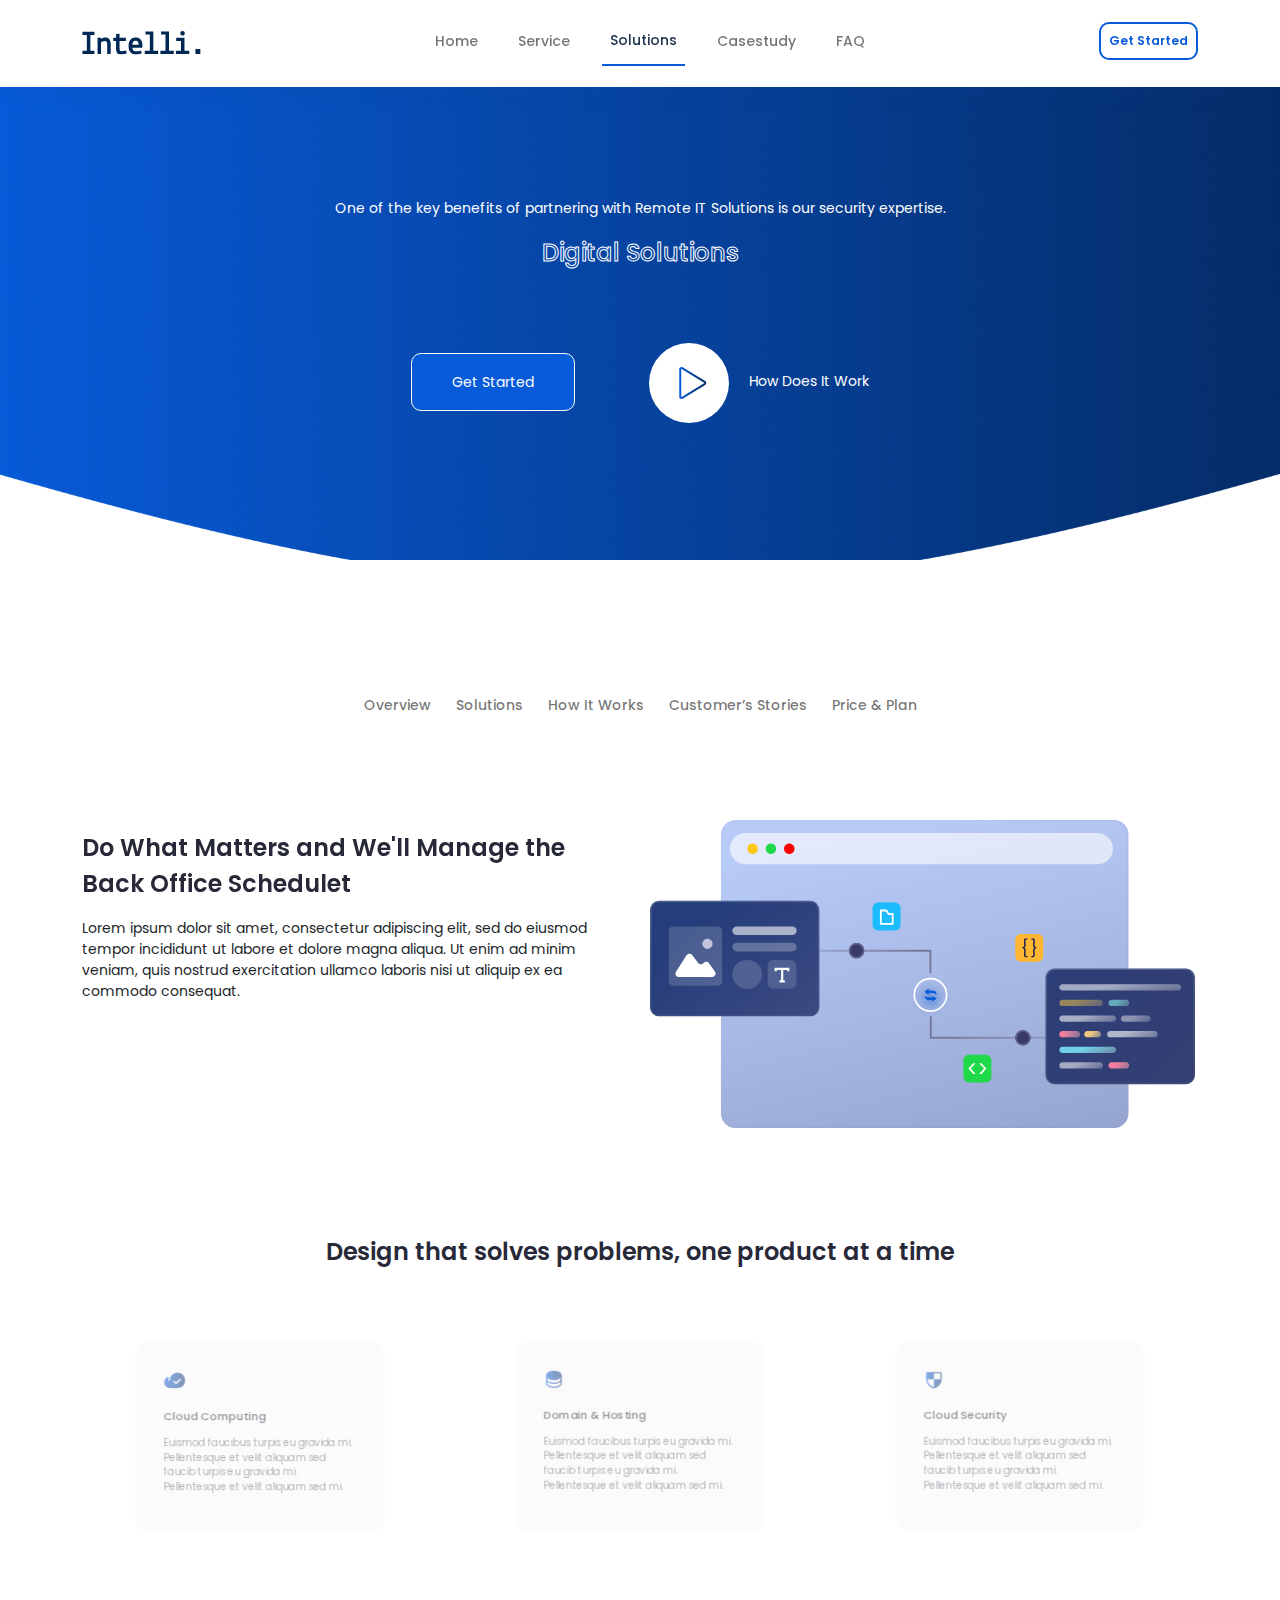
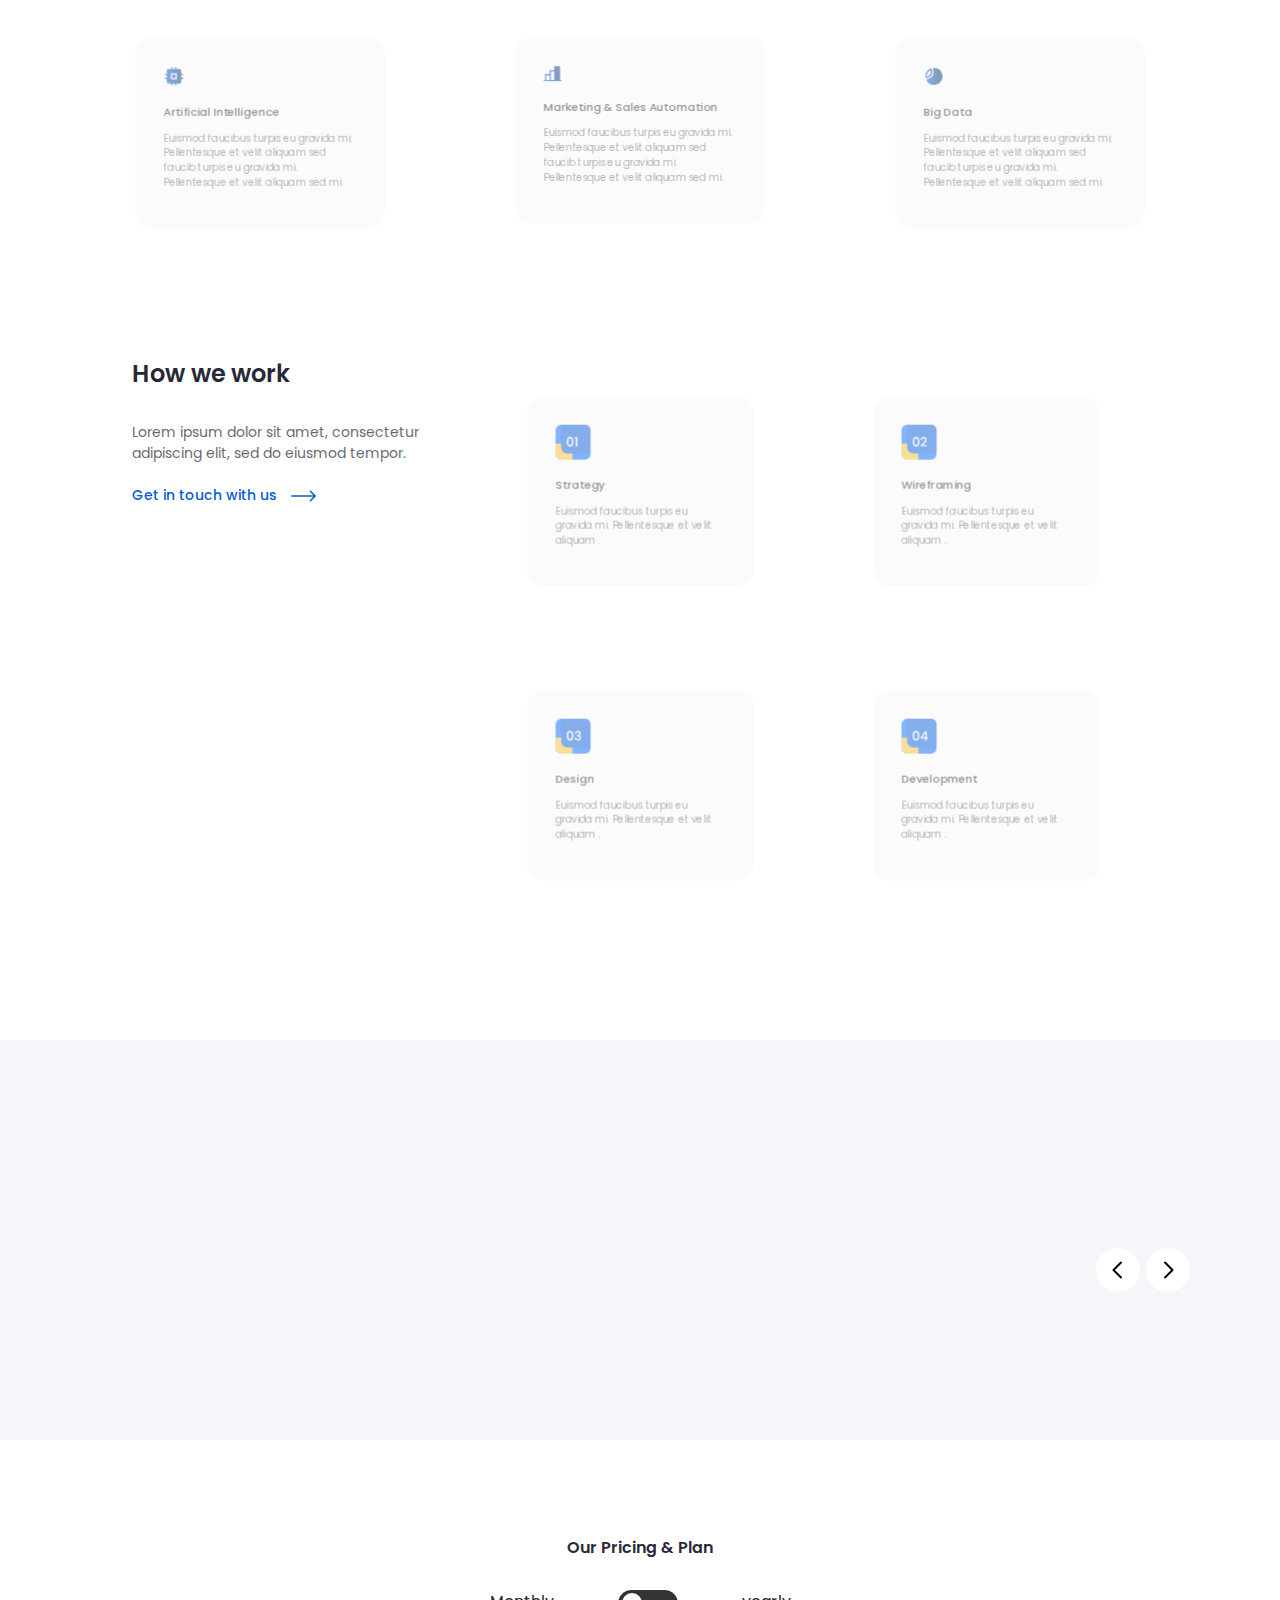
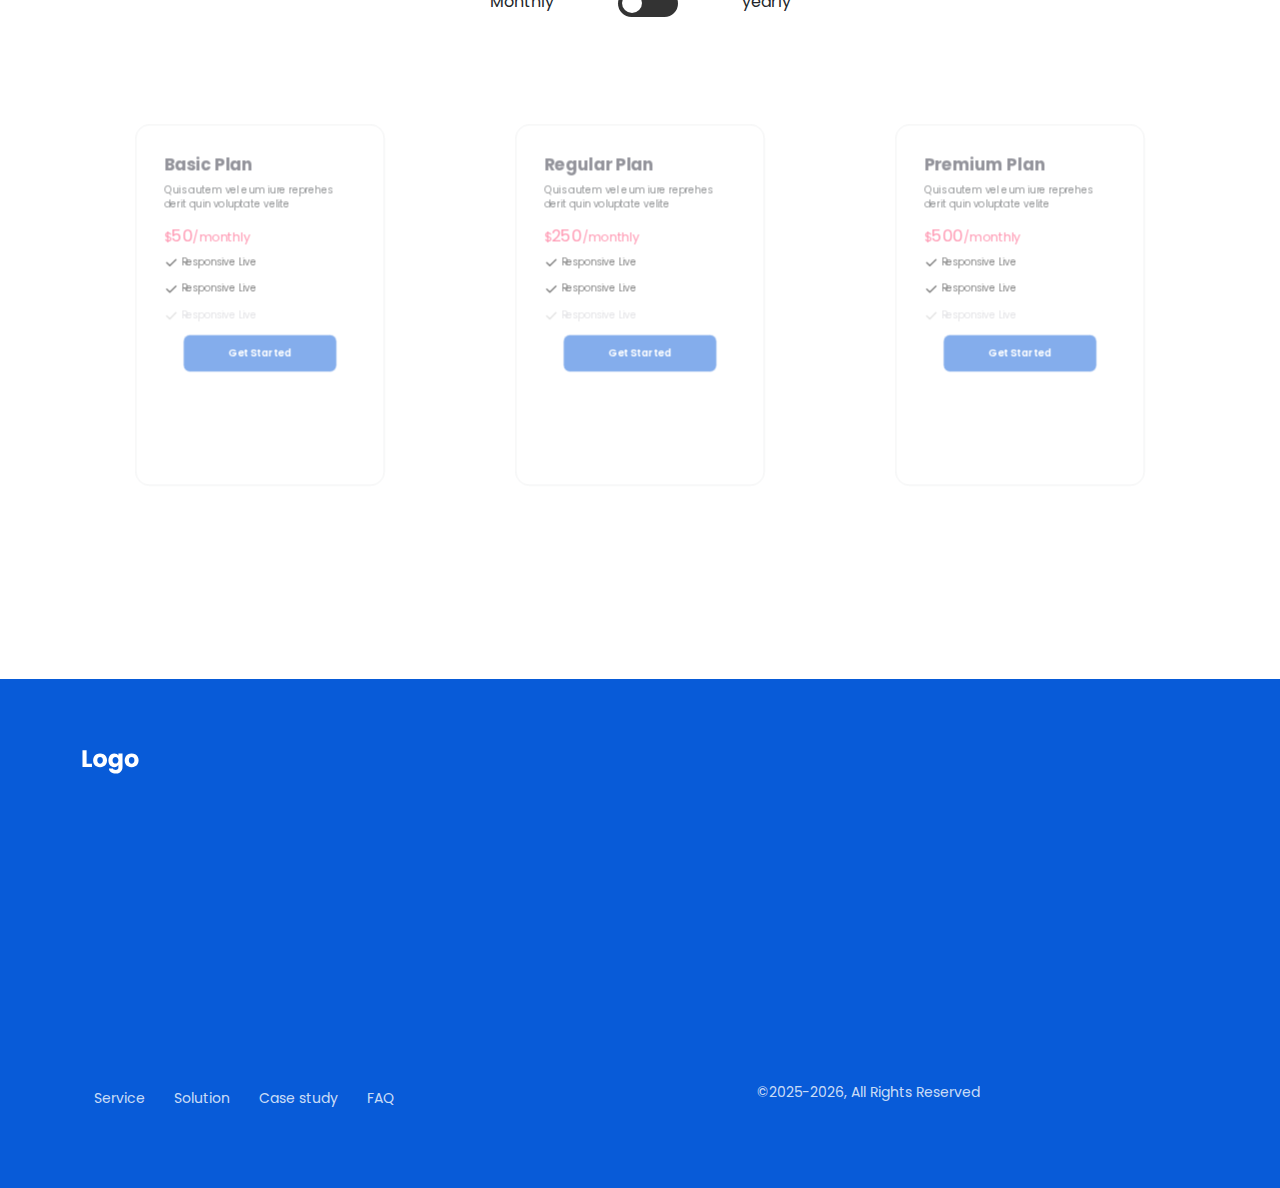
<file: pages/solution.html>
<!DOCTYPE html>
<html lang="en">
  <head>
    <!-- Required meta tags -->
    <meta charset="utf-8" />
    <meta name="viewport" content="width=device-width, initial-scale=1" />
    <!-- Bootstrap CSS -->
    <link
      href="../assets/css/bootstrap.min.css"
      rel="stylesheet"
      type="text/css"
    />
    <link href="../assets/css/solution.css" rel="stylesheet" type="text/css" />
    <link
      href="../assets/css/media_query.css"
      rel="stylesheet"
      type="text/css"
    />
    <link
      rel="stylesheet"
      href="../assets/js/plugins/aos/aos-2.3.1.css"
      type="text/css"
    />
    <link rel="preconnect" href="https://fonts.googleapis.com" />
    <link rel="preconnect" href="https://fonts.googleapis.com" />
    <link rel="preconnect" href="https://fonts.googleapis.com" />

    <link rel="preconnect" href="https://fonts.gstatic.com" crossorigin />
    <link
      href="https://fonts.googleapis.com/css2?family=Poppins:ital,wght@0,200;0,300;0,400;0,600;0,700;0,800;1,200&display=swap"
      rel="stylesheet"
    />
    <link rel="preconnect" href="https://fonts.googleapis.com" />
    <link rel="preconnect" href="https://fonts.googleapis.com" />
    <link rel="preconnect" href="https://fonts.gstatic.com" crossorigin />
    <link
      href="https://fonts.googleapis.com/css2?family=Inter:wght@300&family=Poppins:wght@200;300;400;500;600;700;800&display=swap"
      rel="stylesheet"
    />
    <link
      rel="stylesheet"
      href="../assets/js/plugins/slick/slick.1.8.1.css"
      type="text/css"
    />

    <title>Medline | Service</title>
  </head>

  <body>
    <main id="main">
      <!-- preloader section started   -->
      <!-- <section id="preloader" >
         <div class="spinner-border" role="status">
         </div>
      </section> -->
      <!-- preloader section ended   -->

      <!-- Header section started  -->
      <section id="header">
        <nav class="navbar navbar-expand-lg navbar-light shadow-md fixed-top">
          <div class="container-fluid container-lg">
            <button
              class="navbar-toggler"
              type="button"
              data-bs-toggle="collapse"
              data-bs-target="#navbarSupportedContent"
              aria-controls="navbarSupportedContent"
              aria-expanded="false"
              aria-label="Toggle navigation"
            >
              <span>
                <svg
                  class="border-none"
                  width="21"
                  height="20"
                  viewBox="0 0 21 20"
                  fill="none"
                  xmlns="http://www.w3.org/2000/svg"
                >
                  <path
                    d="M0.75 4.1875H20.25C20.625 4.1875 21 3.85938 21 3.4375V1.5625C21 1.1875 20.625 0.8125 20.25 0.8125H0.75C0.328125 0.8125 0 1.1875 0 1.5625V3.4375C0 3.85938 0.328125 4.1875 0.75 4.1875ZM0.75 11.6875H20.25C20.625 11.6875 21 11.3594 21 10.9375V9.0625C21 8.6875 20.625 8.3125 20.25 8.3125H0.75C0.328125 8.3125 0 8.6875 0 9.0625V10.9375C0 11.3594 0.328125 11.6875 0.75 11.6875ZM0.75 19.1875H20.25C20.625 19.1875 21 18.8594 21 18.4375V16.5625C21 16.1875 20.625 15.8125 20.25 15.8125H0.75C0.328125 15.8125 0 16.1875 0 16.5625V18.4375C0 18.8594 0.328125 19.1875 0.75 19.1875Z"
                    fill="url(#paint0_linear_258_6838)"
                  />
                  <defs>
                    <linearGradient
                      id="paint0_linear_258_6838"
                      x1="1.17347e-07"
                      y1="10"
                      x2="21"
                      y2="10"
                      gradientUnits="userSpaceOnUse"
                    >
                      <stop stop-color="#182A44" />
                      <stop offset="1" stop-color="#3C5271" />
                    </linearGradient>
                  </defs>
                </svg>
              </span>
            </button>

            <!-- Logo for mobile screen  -->
            <a
              class="navbar-brand m-auto m-md-auto m-sm-auto"
              href="../index.html"
            >
              <img
                class="img-fluid"
                src="../assets/images/logo/dark_logo.svg"
                alt=""
                srcset=""
              />
            </a>
            <!-- Logo for mobile screen  ended-->

            <!-- Mobile screen log in  btn -->
            <ul class="navbar-nav mb-2 mb-lg-0 d-block d-lg-none">
              <!-- <li class="nav-item user-nav-item">
                <a class="nav-link" href="#">
                  <span>
                    <svg
                      class="mt--2"
                      width="24"
                      height="25"
                      viewBox="0 0 24 25"
                      fill="none"
                      xmlns="http://www.w3.org/2000/svg"
                    >
                      <path
                        d="M5 20.8462V19.8462C5 15.9802 8.13401 12.8462 12 12.8462V12.8462C15.866 12.8462 19 15.9802 19 19.8462V20.8462"
                        stroke="#BCBCBC"
                        stroke-width="1.5"
                        stroke-linecap="round"
                        stroke-linejoin="round"
                      />
                      <path
                        d="M12 12.8462C14.2091 12.8462 16 11.0553 16 8.84619C16 6.63705 14.2091 4.84619 12 4.84619C9.79086 4.84619 8 6.63705 8 8.84619C8 11.0553 9.79086 12.8462 12 12.8462Z"
                        stroke="#BCBCBC"
                        stroke-width="1.5"
                        stroke-linecap="round"
                        stroke-linejoin="round"
                      />
                    </svg>
                  </span>
                  <span>Log In</span>
                </a>
              </li> -->
            </ul>
            <!-- Mobile screen log in  btn ended  -->
            <div class="collapse navbar-collapse" id="navbarSupportedContent">
              <ul class="navbar-nav m-auto mb-2 mb-lg-0">
                <li class="nav-item">
                  <a class="nav-link" aria-current="page" href="../index.html"
                    >Home</a
                  >
                </li>

                <li class="nav-item">
                  <a class="nav-link" aria-current="page" href="service.html"
                    >Service</a
                  >
                </li>
                <li class="nav-item">
                  <a
                    class="nav-link active"
                    aria-current="page"
                    href="solution.html"
                    >Solutions</a
                  >
                </li>
                <li class="nav-item">
                  <a class="nav-link" href="case_study.html">Casestudy</a>
                </li>
                <li class="nav-item">
                  <a class="nav-link" href="faq.html">FAQ</a>
                </li>
              </ul>

              <ul class="navbar-nav mb-2 mb-lg-0">
                <!-- <li class="nav-item user-nav-item d-none d-lg-block">
                  <a class="nav-link" href="#">
                    <span>
                      <svg
                        class="mt--2"
                        width="24"
                        height="25"
                        viewBox="0 0 24 25"
                        fill="none"
                        xmlns="http://www.w3.org/2000/svg"
                      >
                        <path
                          d="M5 20.8462V19.8462C5 15.9802 8.13401 12.8462 12 12.8462V12.8462C15.866 12.8462 19 15.9802 19 19.8462V20.8462"
                          stroke="#BCBCBC"
                          stroke-width="1.5"
                          stroke-linecap="round"
                          stroke-linejoin="round"
                        />
                        <path
                          d="M12 12.8462C14.2091 12.8462 16 11.0553 16 8.84619C16 6.63705 14.2091 4.84619 12 4.84619C9.79086 4.84619 8 6.63705 8 8.84619C8 11.0553 9.79086 12.8462 12 12.8462Z"
                          stroke="#BCBCBC"
                          stroke-width="1.5"
                          stroke-linecap="round"
                          stroke-linejoin="round"
                        />
                      </svg>
                    </span>
                    <span>Log In</span></a
                  >
                </li> -->

                <li>
                  <button class="btn btn-outline d-block" type="submit">
                    Get Started
                  </button>
                </li>
              </ul>
            </div>
          </div>
        </nav>
      </section>
      <!-- Header section ended  -->

      <section style="min-height: 100vh" class="page_content">
        <div
          style="
            background-image: url('../assets/images/banner/solution_banner.jpg');
          "
          class="solution_banner p-2 p-lg-0"
        >
          <div class="banner_content text-center">
            <p>
              One of the key benefits of partnering with Remote IT Solutions is
              our security expertise.
            </p>

            <div class="banner_heading">
              <h1>Digital Solutions</h1>
            </div>

            <div class="gap_64"></div>
            <div class="btn_wrapper banner_btn">
              <a class="btn btn-blue" href="">Get Started</a>
              <a href="">
                <svg
                  class="me-3"
                  width="80"
                  height="80"
                  viewBox="0 0 80 80"
                  fill="none"
                  xmlns="http://www.w3.org/2000/svg"
                >
                  <circle cx="40" cy="40" r="40" fill="white" />
                  <path
                    d="M55.6403 38.9376L33.1559 25.1876C32.9667 25.0708 32.7497 25.0067 32.5273 25.0018C32.305 24.9969 32.0854 25.0513 31.8911 25.1596C31.6969 25.2679 31.535 25.426 31.4223 25.6177C31.3095 25.8094 31.2499 26.0277 31.2497 26.2501V53.7501C31.2499 53.9725 31.3095 54.1908 31.4223 54.3825C31.535 54.5742 31.6969 54.7323 31.8911 54.8406C32.0854 54.9488 32.305 55.0033 32.5273 54.9984C32.7497 54.9935 32.9667 54.9293 33.1559 54.8126L55.6403 41.0626C55.8249 40.9534 55.9779 40.798 56.0842 40.6117C56.1905 40.4254 56.2464 40.2146 56.2464 40.0001C56.2464 39.7856 56.1905 39.5748 56.0842 39.3885C55.9779 39.2022 55.8249 39.0468 55.6403 38.9376V38.9376Z"
                    stroke="url(#paint0_linear_265_9498)"
                    stroke-width="2"
                    stroke-linecap="round"
                    stroke-linejoin="round"
                  />
                  <defs>
                    <linearGradient
                      id="paint0_linear_265_9498"
                      x1="31.2497"
                      y1="38.9582"
                      x2="56.2476"
                      y2="38.9178"
                      gradientUnits="userSpaceOnUse"
                    >
                      <stop stop-color="#085BD8" />
                      <stop offset="1" stop-color="#052D68" />
                    </linearGradient>
                  </defs>
                </svg>

                How Does It Work
              </a>
            </div>
          </div>
        </div>

        <div class="gap_96"></div>

        <div class="simple_nav">
          <div class="container">
            <div class="row">
              <div class="col-12">
                <ul
                  class="navbar-nav d-flex flex-row justify-content-start justify-content-md-center"
                >
                  <li class="nav-item">
                    <a class="nav-link" aria-current="page" href="#"
                      >Overview</a
                    >
                  </li>
                  <li class="nav-item">
                    <a class="nav-link" href="#">Solutions</a>
                  </li>
                  <li class="nav-item">
                    <a class="nav-link" href="#">How It Works</a>
                  </li>
                  <li class="nav-item">
                    <a class="nav-link" href="#">Customer’s Stories</a>
                  </li>
                  <li class="nav-item">
                    <a class="nav-link" href="#">Price & Plan</a>
                  </li>
                </ul>
              </div>
            </div>
          </div>
        </div>
        <div class="gap_96"></div>

        <section id="goal_section">
          <div class="container-fluid container-lg">
            <div class="row">
              <div
                class="goal_section_right col-12 col-sm-12 col-md-6 col-lg-6 col-xxl-6 text-center text-md-start order-2 order-sm-2 order-md-1 order-lg-1 order-xl-1 order-xx1-1"
              >
                <h2 data-aos="fade-up" data-aos-duration="400">
                  Do What Matters and We'll Manage the Back Office Schedulet
                </h2>
                <p data-aos="fade-up" data-aos-duration="800"></p>
                <p>
                  Lorem ipsum dolor sit amet, consectetur adipiscing elit, sed
                  do eiusmod tempor incididunt ut labore et dolore magna aliqua.
                  Ut enim ad minim veniam, quis nostrud exercitation ullamco
                  laboris nisi ut aliquip ex ea commodo consequat.
                </p>
              </div>

              <div
                class="goal_section_right col-12 col-sm-12 col-md-6 col-lg-6 col-xxl-6 order-1 order-sm-1 order-md-2 order-lg-2 order-xl-2 order-xx1-2"
              >
                <div
                  class="goal_floating_images_left"
                  data-aos="laying-left-spring"
                  data-aos-duration="1000"
                >
                  <img
                    class="parent_image img-fluid"
                    src="../assets/images/goal_section/left_parent_goal.svg"
                    alt=""
                    srcset=""
                  />
                  <img
                    class="left_children_image"
                    src="../assets/images/goal_section/Child-1-Goal.svg"
                    alt=""
                    srcset=""
                  />
                  <img
                    class="right_children_image"
                    src="../assets/images/goal_section/Child-2-Goal.svg"
                    alt=""
                    srcset=""
                  />
                </div>
              </div>
            </div>
          </div>
        </section>

        <div class="gap_96"></div>

        <section id="how_we_work">
          <h2 class="text-center">
            Design that solves problems, one product at a time
          </h2>
          <div class="container-fluid container-lg">
            <div class="row how_we_work_contents" style="padding: 0px">
              <div class="col-12">
                <div class="row">
                  <div class="col-12 col-md-6 col-lg-4">
                    <div
                      class="card"
                      data-aos="wake-up"
                      data-aos-duration="1200"
                    >
                      <svg
                        width="32"
                        height="32"
                        viewBox="0 0 32 32"
                        fill="none"
                        xmlns="http://www.w3.org/2000/svg"
                      >
                        <path
                          d="M20.0125 5C17.9673 4.99997 15.9626 5.56946 14.2228 6.64465C12.4831 7.71984 11.0771 9.25825 10.1625 11.0875C9.39899 12.5992 9.00082 14.2689 9 15.9625C9.00437 16.22 8.91162 16.4697 8.74022 16.662C8.56882 16.8542 8.33133 16.9749 8.075 17C7.93751 17.0103 7.79937 16.9921 7.66925 16.9465C7.53913 16.9009 7.41985 16.8289 7.31889 16.735C7.21794 16.6411 7.1375 16.5273 7.08262 16.4008C7.02774 16.2743 6.99961 16.1379 7 16C7.00051 14.6026 7.22415 13.2143 7.6625 11.8875C7.69175 11.8029 7.69776 11.712 7.67988 11.6243C7.66201 11.5366 7.62091 11.4552 7.56089 11.3888C7.50086 11.3224 7.42411 11.2733 7.33864 11.2467C7.25317 11.2201 7.16212 11.2169 7.075 11.2375C5.34109 11.6674 3.80093 12.6652 2.69996 14.072C1.59899 15.4788 1.00055 17.2136 1 19C1 23.4 4.725 27 9.1125 27H20C22.9174 27.0017 25.7159 25.8443 27.78 23.7826C29.8441 21.7209 31.0046 18.9236 31.0063 16.0063C31.0079 13.0889 29.8506 10.2903 27.7888 8.22624C25.7271 6.16217 22.9299 5.00166 20.0125 5ZM24.7125 15.2125L18.7125 21.2125C18.5214 21.3973 18.2659 21.5006 18 21.5006C17.7341 21.5006 17.4786 21.3973 17.2875 21.2125L14.2875 18.2125C14.128 18.0182 14.0465 17.7715 14.0589 17.5205C14.0712 17.2694 14.1765 17.0319 14.3542 16.8542C14.5319 16.6765 14.7694 16.5712 15.0205 16.5589C15.2715 16.5465 15.5182 16.628 15.7125 16.7875L18 19.0875L23.2875 13.7875C23.4818 13.628 23.7285 13.5465 23.9795 13.5589C24.2306 13.5712 24.4681 13.6765 24.6458 13.8542C24.8235 14.0319 24.9288 14.2694 24.9411 14.5205C24.9535 14.7715 24.872 15.0182 24.7125 15.2125Z"
                          fill="url(#paint0_linear_66_5716)"
                        />
                        <defs>
                          <linearGradient
                            id="paint0_linear_66_5716"
                            x1="1"
                            y1="15.2359"
                            x2="31.0076"
                            y2="15.1564"
                            gradientUnits="userSpaceOnUse"
                          >
                            <stop stop-color="#085BD8" />
                            <stop offset="1" stop-color="#052D68" />
                          </linearGradient>
                        </defs>
                      </svg>

                      <h3>Cloud Computing</h3>

                      <p>
                        Euismod faucibus turpis eu gravida mi. Pellentesque et
                        velit aliquam sed faucib turpis eu gravida mi.
                        Pellentesque et velit aliquam sed mi.
                      </p>
                    </div>
                  </div>
                  <div class="col-12 col-md-6 col-lg-4">
                    <div
                      class="card"
                      data-aos="wake-up"
                      data-aos-duration="1200"
                    >
                      <svg
                        width="30"
                        height="30"
                        viewBox="0 0 30 30"
                        fill="none"
                        xmlns="http://www.w3.org/2000/svg"
                      >
                        <path
                          d="M15 2.8125C8.69531 2.8125 3.75 5.69531 3.75 9.375V20.625C3.75 24.3047 8.69531 27.1875 15 27.1875C21.3047 27.1875 26.25 24.3047 26.25 20.625V9.375C26.25 5.69531 21.3047 2.8125 15 2.8125ZM24.375 15C24.375 16.125 23.4492 17.2734 21.8438 18.1523C20.0273 19.1484 17.6016 19.6875 15 19.6875C12.3984 19.6875 9.97266 19.1484 8.15625 18.1523C6.55078 17.2734 5.625 16.125 5.625 15V13.0547C7.62891 14.8008 11.0391 15.9375 15 15.9375C18.9609 15.9375 22.3711 14.8008 24.375 13.0547V15ZM21.8438 23.7773C20.0273 24.7734 17.6016 25.3125 15 25.3125C12.3984 25.3125 9.97266 24.7734 8.15625 23.7773C6.55078 22.8984 5.625 21.75 5.625 20.625V18.6797C7.62891 20.4258 11.0391 21.5625 15 21.5625C18.9609 21.5625 22.3711 20.4258 24.375 18.6797V20.625C24.375 21.75 23.4492 22.8984 21.8438 23.7773Z"
                          fill="url(#paint0_linear_66_5721)"
                        />
                        <defs>
                          <linearGradient
                            id="paint0_linear_66_5721"
                            x1="3.75"
                            y1="14.1534"
                            x2="26.2511"
                            y2="14.1131"
                            gradientUnits="userSpaceOnUse"
                          >
                            <stop stop-color="#085BD8" />
                            <stop offset="1" stop-color="#052D68" />
                          </linearGradient>
                        </defs>
                      </svg>

                      <h3>Domain & Hosting</h3>

                      <p>
                        Euismod faucibus turpis eu gravida mi. Pellentesque et
                        velit aliquam sed faucib turpis eu gravida mi.
                        Pellentesque et velit aliquam sed mi.
                      </p>
                    </div>
                  </div>

                  <div class="col-12 col-md-6 col-lg-4">
                    <div
                      class="card"
                      data-aos="wake-up"
                      data-aos-duration="1200"
                    >
                      <svg
                        width="30"
                        height="30"
                        viewBox="0 0 30 30"
                        fill="none"
                        xmlns="http://www.w3.org/2000/svg"
                      >
                        <path
                          d="M24.375 4.6875H5.625C5.12772 4.6875 4.65081 4.88504 4.29917 5.23667C3.94754 5.58831 3.75 6.06522 3.75 6.5625V13.4414C3.75 23.918 12.6328 27.3984 14.4141 27.9844C14.7947 28.1096 15.2053 28.1096 15.5859 27.9844C17.3672 27.3984 26.25 23.918 26.25 13.4414V6.5625C26.25 6.06522 26.0525 5.58831 25.7008 5.23667C25.3492 4.88504 24.8723 4.6875 24.375 4.6875ZM15 26.2031C13.5117 25.7109 6.52734 22.9688 5.70703 15H15V6.5625H24.375V13.4414C24.3778 13.9621 24.3504 14.4825 24.293 15H15V26.2031Z"
                          fill="url(#paint0_linear_66_5726)"
                        />
                        <defs>
                          <linearGradient
                            id="paint0_linear_66_5726"
                            x1="3.75"
                            y1="15.5705"
                            x2="26.2511"
                            y2="15.5284"
                            gradientUnits="userSpaceOnUse"
                          >
                            <stop stop-color="#085BD8" />
                            <stop offset="1" stop-color="#052D68" />
                          </linearGradient>
                        </defs>
                      </svg>

                      <h3>Cloud Security</h3>

                      <p>
                        Euismod faucibus turpis eu gravida mi. Pellentesque et
                        velit aliquam sed faucib turpis eu gravida mi.
                        Pellentesque et velit aliquam sed mi.
                      </p>
                    </div>
                  </div>

                  <div class="col-12 col-md-6 col-lg-4">
                    <div
                      class="card"
                      data-aos="wake-up"
                      data-aos-duration="1200"
                    >
                      <svg
                        width="30"
                        height="30"
                        viewBox="0 0 30 30"
                        fill="none"
                        xmlns="http://www.w3.org/2000/svg"
                      >
                        <path
                          d="M27.1875 16.875H25.3125V13.125H27.1875C27.4361 13.125 27.6746 13.0262 27.8504 12.8504C28.0262 12.6746 28.125 12.4361 28.125 12.1875C28.125 11.9389 28.0262 11.7004 27.8504 11.5246C27.6746 11.3488 27.4361 11.25 27.1875 11.25H25.3125V6.5625C25.3125 6.06522 25.115 5.58831 24.7633 5.23667C24.4117 4.88504 23.9348 4.6875 23.4375 4.6875H18.75V2.8125C18.75 2.56386 18.6512 2.3254 18.4754 2.14959C18.2996 1.97377 18.0611 1.875 17.8125 1.875C17.5639 1.875 17.3254 1.97377 17.1496 2.14959C16.9738 2.3254 16.875 2.56386 16.875 2.8125V4.6875H13.125V2.8125C13.125 2.56386 13.0262 2.3254 12.8504 2.14959C12.6746 1.97377 12.4361 1.875 12.1875 1.875C11.9389 1.875 11.7004 1.97377 11.5246 2.14959C11.3488 2.3254 11.25 2.56386 11.25 2.8125V4.6875H6.5625C6.06522 4.6875 5.58831 4.88504 5.23667 5.23667C4.88504 5.58831 4.6875 6.06522 4.6875 6.5625V11.25H2.8125C2.56386 11.25 2.3254 11.3488 2.14959 11.5246C1.97377 11.7004 1.875 11.9389 1.875 12.1875C1.875 12.4361 1.97377 12.6746 2.14959 12.8504C2.3254 13.0262 2.56386 13.125 2.8125 13.125H4.6875V16.875H2.8125C2.56386 16.875 2.3254 16.9738 2.14959 17.1496C1.97377 17.3254 1.875 17.5639 1.875 17.8125C1.875 18.0611 1.97377 18.2996 2.14959 18.4754C2.3254 18.6512 2.56386 18.75 2.8125 18.75H4.6875V23.4375C4.6875 23.9348 4.88504 24.4117 5.23667 24.7633C5.58831 25.115 6.06522 25.3125 6.5625 25.3125H11.25V27.1875C11.25 27.4361 11.3488 27.6746 11.5246 27.8504C11.7004 28.0262 11.9389 28.125 12.1875 28.125C12.4361 28.125 12.6746 28.0262 12.8504 27.8504C13.0262 27.6746 13.125 27.4361 13.125 27.1875V25.3125H16.875V27.1875C16.875 27.4361 16.9738 27.6746 17.1496 27.8504C17.3254 28.0262 17.5639 28.125 17.8125 28.125C18.0611 28.125 18.2996 28.0262 18.4754 27.8504C18.6512 27.6746 18.75 27.4361 18.75 27.1875V25.3125H23.4375C23.9348 25.3125 24.4117 25.115 24.7633 24.7633C25.115 24.4117 25.3125 23.9348 25.3125 23.4375V18.75H27.1875C27.4361 18.75 27.6746 18.6512 27.8504 18.4754C28.0262 18.2996 28.125 18.0611 28.125 17.8125C28.125 17.5639 28.0262 17.3254 27.8504 17.1496C27.6746 16.9738 27.4361 16.875 27.1875 16.875ZM19.2188 18.2812C19.2188 18.5299 19.12 18.7683 18.9442 18.9442C18.7683 19.12 18.5299 19.2188 18.2812 19.2188H11.7188C11.4701 19.2188 11.2317 19.12 11.0558 18.9442C10.88 18.7683 10.7812 18.5299 10.7812 18.2812V11.7188C10.7812 11.4701 10.88 11.2317 11.0558 11.0558C11.2317 10.88 11.4701 10.7812 11.7188 10.7812H18.2812C18.5299 10.7812 18.7683 10.88 18.9442 11.0558C19.12 11.2317 19.2188 11.4701 19.2188 11.7188V18.2812ZM12.6562 12.6562H17.3438V17.3438H12.6562V12.6562Z"
                          fill="url(#paint0_linear_66_5732)"
                        />
                        <defs>
                          <linearGradient
                            id="paint0_linear_66_5732"
                            x1="1.875"
                            y1="14.0883"
                            x2="28.1263"
                            y2="14.0373"
                            gradientUnits="userSpaceOnUse"
                          >
                            <stop stop-color="#085BD8" />
                            <stop offset="1" stop-color="#052D68" />
                          </linearGradient>
                        </defs>
                      </svg>

                      <h3>Artificial Intelligence</h3>

                      <p>
                        Euismod faucibus turpis eu gravida mi. Pellentesque et
                        velit aliquam sed faucib turpis eu gravida mi.
                        Pellentesque et velit aliquam sed mi.
                      </p>
                    </div>
                  </div>

                  <div class="col-12 col-md-6 col-lg-4">
                    <div
                      class="card"
                      data-aos="wake-up"
                      data-aos-duration="1200"
                    >
                      <svg
                        width="26"
                        height="23"
                        viewBox="0 0 26 23"
                        fill="none"
                        xmlns="http://www.w3.org/2000/svg"
                      >
                        <path
                          d="M24.7188 20.4375H23.7812V1.6875C23.7812 1.43886 23.6825 1.2004 23.5067 1.02459C23.3308 0.848772 23.0924 0.75 22.8438 0.75H16.2812C16.0326 0.75 15.7942 0.848772 15.6183 1.02459C15.4425 1.2004 15.3438 1.43886 15.3438 1.6875V6.375H9.71875C9.47011 6.375 9.23165 6.47377 9.05584 6.64959C8.88002 6.8254 8.78125 7.06386 8.78125 7.3125V12H3.15625C2.90761 12 2.66915 12.0988 2.49334 12.2746C2.31752 12.4504 2.21875 12.6889 2.21875 12.9375V20.4375H1.28125C1.03261 20.4375 0.794153 20.5363 0.618337 20.7121C0.442522 20.8879 0.34375 21.1264 0.34375 21.375C0.34375 21.6236 0.442522 21.8621 0.618337 22.0379C0.794153 22.2137 1.03261 22.3125 1.28125 22.3125H24.7188C24.9674 22.3125 25.2058 22.2137 25.3817 22.0379C25.5575 21.8621 25.6562 21.6236 25.6562 21.375C25.6562 21.1264 25.5575 20.8879 25.3817 20.7121C25.2058 20.5363 24.9674 20.4375 24.7188 20.4375ZM10.6562 8.25H15.3438V20.4375H10.6562V8.25ZM4.09375 13.875H8.78125V20.4375H4.09375V13.875Z"
                          fill="url(#paint0_linear_236_7962)"
                        />
                        <defs>
                          <linearGradient
                            id="paint0_linear_236_7962"
                            x1="0.34375"
                            y1="10.7823"
                            x2="25.6575"
                            y2="10.7246"
                            gradientUnits="userSpaceOnUse"
                          >
                            <stop stop-color="#085BD8" />
                            <stop offset="1" stop-color="#052D68" />
                          </linearGradient>
                        </defs>
                      </svg>

                      <h3>Marketing & Sales Automation</h3>

                      <p>
                        Euismod faucibus turpis eu gravida mi. Pellentesque et
                        velit aliquam sed faucib turpis eu gravida mi.
                        Pellentesque et velit aliquam sed mi.
                      </p>
                    </div>
                  </div>

                  <div class="col-12 col-md-6 col-lg-4">
                    <div
                      class="card"
                      data-aos="wake-up"
                      data-aos-duration="1200"
                    >
                      <svg
                        width="30"
                        height="30"
                        viewBox="0 0 30 30"
                        fill="none"
                        xmlns="http://www.w3.org/2000/svg"
                      >
                        <path
                          d="M11.7188 13.6524C11.8617 13.5685 11.9802 13.4487 12.0624 13.3047C12.1447 13.1608 12.1878 12.9979 12.1875 12.8321V4.39462C12.1888 4.2436 12.1536 4.0945 12.0849 3.96001C12.0162 3.82551 11.916 3.70961 11.7929 3.62215C11.6698 3.5347 11.5274 3.47829 11.3777 3.45771C11.2281 3.43714 11.0758 3.45302 10.9336 3.50399C8.56011 4.34949 6.50591 5.90783 5.05216 7.96573C3.59842 10.0236 2.81618 12.4805 2.8125 15.0001C2.81377 15.7467 2.88043 16.4917 3.01172 17.2267C3.03989 17.3735 3.10233 17.5116 3.19397 17.6297C3.28561 17.7478 3.40385 17.8426 3.53906 17.9063C3.66384 17.9652 3.79959 17.9971 3.9375 18.0001C4.10237 17.9991 4.26405 17.9546 4.40625 17.8712L11.7188 13.6524ZM10.3125 5.81259V12.2931L4.69922 15.5392C4.6875 15.3517 4.6875 15.1759 4.6875 15.0001C4.6911 13.0998 5.2179 11.2373 6.21013 9.61662C7.20235 7.99598 8.62169 6.67986 10.3125 5.81259V5.81259Z"
                          fill="url(#paint0_linear_66_5742)"
                        />
                        <path
                          d="M25.582 8.95313C25.5699 8.94005 25.5618 8.92379 25.5586 8.90625L25.5117 8.84766C24.4392 7.01133 22.9044 5.48792 21.0602 4.42908C19.216 3.37024 17.1266 2.81288 15 2.8125C14.7513 2.8125 14.5129 2.91127 14.3371 3.08709C14.1613 3.2629 14.0625 3.50136 14.0625 3.75V14.4609L4.79295 19.8164C4.68491 19.8761 4.5899 19.9568 4.51351 20.0538C4.43712 20.1508 4.38089 20.262 4.34813 20.381C4.31537 20.5 4.30675 20.6244 4.32277 20.7468C4.33878 20.8692 4.37911 20.9872 4.44139 21.0938V21.1172L4.47655 21.1758C5.82836 23.4899 7.90523 25.2938 10.3857 26.3085C12.8662 27.3232 15.612 27.492 18.198 26.7887C20.7841 26.0855 23.0663 24.5495 24.6913 22.4184C26.3164 20.2873 27.1937 17.68 27.1875 15C27.1903 12.8787 26.6368 10.7937 25.582 8.95313Z"
                          fill="url(#paint1_linear_66_5742)"
                        />
                        <defs>
                          <linearGradient
                            id="paint0_linear_66_5742"
                            x1="2.8125"
                            y1="10.2191"
                            x2="12.188"
                            y2="10.2074"
                            gradientUnits="userSpaceOnUse"
                          >
                            <stop stop-color="#085BD8" />
                            <stop offset="1" stop-color="#052D68" />
                          </linearGradient>
                          <linearGradient
                            id="paint1_linear_66_5742"
                            x1="4.31494"
                            y1="14.1666"
                            x2="27.1887"
                            y2="14.1249"
                            gradientUnits="userSpaceOnUse"
                          >
                            <stop stop-color="#085BD8" />
                            <stop offset="1" stop-color="#052D68" />
                          </linearGradient>
                        </defs>
                      </svg>

                      <h3>Big Data</h3>

                      <p>
                        Euismod faucibus turpis eu gravida mi. Pellentesque et
                        velit aliquam sed faucib turpis eu gravida mi.
                        Pellentesque et velit aliquam sed mi.
                      </p>
                    </div>
                  </div>
                </div>
              </div>
            </div>
          </div>
        </section>

        <div class="gap_64"></div>

        <section id="how_we_work">
          <div class="container-fluid container-lg">
            <div class="row how_we_work_contents">
              <div
                class="col-12 col-lg-4 col-xl-4 mx-md-auto text-center text-lg-start mb-5 mb-lg-0"
              >
                <h2>How we work</h2>

                <div class="details">
                  <p>
                    Lorem ipsum dolor sit amet, consectetur adipiscing elit, sed
                    do eiusmod tempor.
                  </p>

                  <a href=""
                    >Get in touch with us
                    <span>
                      <svg
                        width="25"
                        height="12"
                        viewBox="0 0 25 12"
                        fill="none"
                        xmlns="http://www.w3.org/2000/svg"
                      >
                        <path
                          d="M24.7305 6.53033C25.0234 6.23744 25.0234 5.76256 24.7305 5.46967L19.9576 0.696699C19.6647 0.403806 19.1898 0.403806 18.8969 0.696699C18.604 0.989593 18.604 1.46447 18.8969 1.75736L23.1395 6L18.8969 10.2426C18.604 10.5355 18.604 11.0104 18.8969 11.3033C19.1898 11.5962 19.6647 11.5962 19.9576 11.3033L24.7305 6.53033ZM0.200195 6.75H24.2002V5.25H0.200195V6.75Z"
                          fill="#085BD8"
                        />
                      </svg>
                    </span>
                  </a>
                </div>
              </div>
              <div class="col-12 col-lg-8">
                <div class="row">
                  <div class="col-6">
                    <div
                      class="card"
                      data-aos="wake-up"
                      data-aos-duration="1200"
                    >
                      <svg
                        width="51"
                        height="50"
                        viewBox="0 0 51 50"
                        fill="none"
                        xmlns="http://www.w3.org/2000/svg"
                      >
                        <rect
                          x="0.200195"
                          width="50"
                          height="50"
                          rx="8"
                          fill="#0267FF"
                        />
                        <mask
                          id="mask0_54_1256"
                          style="mask-type: alpha"
                          maskUnits="userSpaceOnUse"
                          x="0"
                          y="0"
                          width="51"
                          height="50"
                        >
                          <rect
                            x="0.200195"
                            width="50"
                            height="50"
                            rx="8"
                            fill="#5C5E84"
                          />
                        </mask>
                        <g mask="url(#mask0_54_1256)">
                          <rect
                            x="-25.7998"
                            y="27"
                            width="50"
                            height="50"
                            rx="8"
                            fill="#F7BE2E"
                          />
                          <rect
                            x="8.2002"
                            y="-9"
                            width="50"
                            height="50"
                            rx="8"
                            fill="#085BD8"
                          />
                        </g>
                        <path
                          d="M16.2802 24.268C16.2802 22.192 16.6282 20.572 17.3242 19.408C18.0322 18.232 19.2442 17.644 20.9602 17.644C22.6762 17.644 23.8822 18.232 24.5782 19.408C25.2862 20.572 25.6402 22.192 25.6402 24.268C25.6402 26.368 25.2862 28.012 24.5782 29.2C23.8822 30.376 22.6762 30.964 20.9602 30.964C19.2442 30.964 18.0322 30.376 17.3242 29.2C16.6282 28.012 16.2802 26.368 16.2802 24.268ZM23.6242 24.268C23.6242 23.296 23.5582 22.474 23.4262 21.802C23.3062 21.13 23.0542 20.584 22.6702 20.164C22.2862 19.732 21.7162 19.516 20.9602 19.516C20.2042 19.516 19.6342 19.732 19.2502 20.164C18.8662 20.584 18.6082 21.13 18.4762 21.802C18.3562 22.474 18.2962 23.296 18.2962 24.268C18.2962 25.276 18.3562 26.122 18.4762 26.806C18.5962 27.49 18.8482 28.042 19.2322 28.462C19.6282 28.882 20.2042 29.092 20.9602 29.092C21.7162 29.092 22.2862 28.882 22.6702 28.462C23.0662 28.042 23.3242 27.49 23.4442 26.806C23.5642 26.122 23.6242 25.276 23.6242 24.268ZM27.5414 19.75V17.878H31.2854V31H29.2154V19.75H27.5414Z"
                          fill="white"
                        />
                      </svg>

                      <h3>Strategy</h3>

                      <p>
                        Euismod faucibus turpis eu gravida mi. Pellentesque et
                        velit aliquam .
                      </p>
                    </div>
                  </div>
                  <div class="col-6">
                    <div
                      class="card"
                      data-aos="wake-up"
                      data-aos-duration="1200"
                    >
                      <svg
                        width="51"
                        height="50"
                        viewBox="0 0 51 50"
                        fill="none"
                        xmlns="http://www.w3.org/2000/svg"
                      >
                        <rect
                          x="0.200195"
                          width="50"
                          height="50"
                          rx="8"
                          fill="#0267FF"
                        />
                        <mask
                          id="mask0_54_1268"
                          style="mask-type: alpha"
                          maskUnits="userSpaceOnUse"
                          x="0"
                          y="0"
                          width="51"
                          height="50"
                        >
                          <rect
                            x="0.200195"
                            width="50"
                            height="50"
                            rx="8"
                            fill="#5C5E84"
                          />
                        </mask>
                        <g mask="url(#mask0_54_1268)">
                          <rect
                            x="-25.7998"
                            y="27"
                            width="50"
                            height="50"
                            rx="8"
                            fill="#F7BE2E"
                          />
                          <rect
                            x="8.2002"
                            y="-9"
                            width="50"
                            height="50"
                            rx="8"
                            fill="#085BD8"
                          />
                        </g>
                        <path
                          d="M16.2802 24.268C16.2802 22.192 16.6282 20.572 17.3242 19.408C18.0322 18.232 19.2442 17.644 20.9602 17.644C22.6762 17.644 23.8822 18.232 24.5782 19.408C25.2862 20.572 25.6402 22.192 25.6402 24.268C25.6402 26.368 25.2862 28.012 24.5782 29.2C23.8822 30.376 22.6762 30.964 20.9602 30.964C19.2442 30.964 18.0322 30.376 17.3242 29.2C16.6282 28.012 16.2802 26.368 16.2802 24.268ZM23.6242 24.268C23.6242 23.296 23.5582 22.474 23.4262 21.802C23.3062 21.13 23.0542 20.584 22.6702 20.164C22.2862 19.732 21.7162 19.516 20.9602 19.516C20.2042 19.516 19.6342 19.732 19.2502 20.164C18.8662 20.584 18.6082 21.13 18.4762 21.802C18.3562 22.474 18.2962 23.296 18.2962 24.268C18.2962 25.276 18.3562 26.122 18.4762 26.806C18.5962 27.49 18.8482 28.042 19.2322 28.462C19.6282 28.882 20.2042 29.092 20.9602 29.092C21.7162 29.092 22.2862 28.882 22.6702 28.462C23.0662 28.042 23.3242 27.49 23.4442 26.806C23.5642 26.122 23.6242 25.276 23.6242 24.268ZM28.9454 28.21C30.0974 27.214 31.0034 26.398 31.6634 25.762C32.3354 25.114 32.8934 24.442 33.3374 23.746C33.7814 23.05 34.0034 22.354 34.0034 21.658C34.0034 20.938 33.8294 20.374 33.4814 19.966C33.1454 19.558 32.6114 19.354 31.8794 19.354C31.1714 19.354 30.6194 19.582 30.2234 20.038C29.8394 20.482 29.6354 21.082 29.6114 21.838H27.6314C27.6674 20.47 28.0754 19.426 28.8554 18.706C29.6474 17.974 30.6494 17.608 31.8614 17.608C33.1694 17.608 34.1894 17.968 34.9214 18.688C35.6654 19.408 36.0374 20.368 36.0374 21.568C36.0374 22.432 35.8154 23.266 35.3714 24.07C34.9394 24.862 34.4174 25.576 33.8054 26.212C33.2054 26.836 32.4374 27.562 31.5014 28.39L30.6914 29.11H36.3974V30.82H27.6494V29.326L28.9454 28.21Z"
                          fill="white"
                        />
                      </svg>

                      <h3>Wireframing</h3>

                      <p>
                        Euismod faucibus turpis eu gravida mi. Pellentesque et
                        velit aliquam .
                      </p>
                    </div>
                  </div>

                  <div class="col-6">
                    <div
                      class="card"
                      data-aos="wake-up"
                      data-aos-duration="1200"
                    >
                      <svg
                        width="51"
                        height="50"
                        viewBox="0 0 51 50"
                        fill="none"
                        xmlns="http://www.w3.org/2000/svg"
                      >
                        <rect
                          x="0.200195"
                          width="50"
                          height="50"
                          rx="8"
                          fill="#0267FF"
                        />
                        <mask
                          id="mask0_54_1281"
                          style="mask-type: alpha"
                          maskUnits="userSpaceOnUse"
                          x="0"
                          y="0"
                          width="51"
                          height="50"
                        >
                          <rect
                            x="0.200195"
                            width="50"
                            height="50"
                            rx="8"
                            fill="#5C5E84"
                          />
                        </mask>
                        <g mask="url(#mask0_54_1281)">
                          <rect
                            x="-25.7998"
                            y="27"
                            width="50"
                            height="50"
                            rx="8"
                            fill="#F7BE2E"
                          />
                          <rect
                            x="8.2002"
                            y="-9"
                            width="50"
                            height="50"
                            rx="8"
                            fill="#085BD8"
                          />
                        </g>
                        <path
                          d="M16.2802 24.268C16.2802 22.192 16.6282 20.572 17.3242 19.408C18.0322 18.232 19.2442 17.644 20.9602 17.644C22.6762 17.644 23.8822 18.232 24.5782 19.408C25.2862 20.572 25.6402 22.192 25.6402 24.268C25.6402 26.368 25.2862 28.012 24.5782 29.2C23.8822 30.376 22.6762 30.964 20.9602 30.964C19.2442 30.964 18.0322 30.376 17.3242 29.2C16.6282 28.012 16.2802 26.368 16.2802 24.268ZM23.6242 24.268C23.6242 23.296 23.5582 22.474 23.4262 21.802C23.3062 21.13 23.0542 20.584 22.6702 20.164C22.2862 19.732 21.7162 19.516 20.9602 19.516C20.2042 19.516 19.6342 19.732 19.2502 20.164C18.8662 20.584 18.6082 21.13 18.4762 21.802C18.3562 22.474 18.2962 23.296 18.2962 24.268C18.2962 25.276 18.3562 26.122 18.4762 26.806C18.5962 27.49 18.8482 28.042 19.2322 28.462C19.6282 28.882 20.2042 29.092 20.9602 29.092C21.7162 29.092 22.2862 28.882 22.6702 28.462C23.0662 28.042 23.3242 27.49 23.4442 26.806C23.5642 26.122 23.6242 25.276 23.6242 24.268ZM27.7754 21.118C27.8474 20.002 28.2734 19.132 29.0534 18.508C29.8454 17.884 30.8534 17.572 32.0774 17.572C32.9174 17.572 33.6434 17.722 34.2554 18.022C34.8674 18.322 35.3294 18.73 35.6414 19.246C35.9534 19.762 36.1094 20.344 36.1094 20.992C36.1094 21.736 35.9114 22.372 35.5154 22.9C35.1194 23.428 34.6454 23.782 34.0934 23.962V24.034C34.8014 24.25 35.3534 24.646 35.7494 25.222C36.1454 25.786 36.3434 26.512 36.3434 27.4C36.3434 28.108 36.1814 28.738 35.8574 29.29C35.5334 29.842 35.0534 30.28 34.4174 30.604C33.7814 30.916 33.0194 31.072 32.1314 31.072C30.8354 31.072 29.7674 30.742 28.9274 30.082C28.0994 29.41 27.6554 28.45 27.5954 27.202H29.5754C29.6234 27.838 29.8694 28.36 30.3134 28.768C30.7574 29.164 31.3574 29.362 32.1134 29.362C32.8454 29.362 33.4094 29.164 33.8054 28.768C34.2014 28.36 34.3994 27.838 34.3994 27.202C34.3994 26.362 34.1294 25.768 33.5894 25.42C33.0614 25.06 32.2454 24.88 31.1414 24.88H30.6734V23.188H31.1594C32.1314 23.176 32.8694 23.014 33.3734 22.702C33.8894 22.39 34.1474 21.898 34.1474 21.226C34.1474 20.65 33.9614 20.194 33.5894 19.858C33.2174 19.51 32.6894 19.336 32.0054 19.336C31.3334 19.336 30.8114 19.51 30.4394 19.858C30.0674 20.194 29.8454 20.614 29.7734 21.118H27.7754Z"
                          fill="white"
                        />
                      </svg>

                      <h3>Design</h3>

                      <p>
                        Euismod faucibus turpis eu gravida mi. Pellentesque et
                        velit aliquam .
                      </p>
                    </div>
                  </div>

                  <div class="col-6">
                    <div
                      class="card"
                      data-aos="wake-up"
                      data-aos-duration="1200"
                    >
                      <svg
                        width="51"
                        height="50"
                        viewBox="0 0 51 50"
                        fill="none"
                        xmlns="http://www.w3.org/2000/svg"
                      >
                        <rect
                          x="0.200195"
                          width="50"
                          height="50"
                          rx="8"
                          fill="#0267FF"
                        />
                        <mask
                          id="mask0_54_1293"
                          style="mask-type: alpha"
                          maskUnits="userSpaceOnUse"
                          x="0"
                          y="0"
                          width="51"
                          height="50"
                        >
                          <rect
                            x="0.200195"
                            width="50"
                            height="50"
                            rx="8"
                            fill="#5C5E84"
                          />
                        </mask>
                        <g mask="url(#mask0_54_1293)">
                          <rect
                            x="-25.7998"
                            y="27"
                            width="50"
                            height="50"
                            rx="8"
                            fill="#F7BE2E"
                          />
                          <rect
                            x="8.2002"
                            y="-9"
                            width="50"
                            height="50"
                            rx="8"
                            fill="#085BD8"
                          />
                        </g>
                        <path
                          d="M16.2802 24.268C16.2802 22.192 16.6282 20.572 17.3242 19.408C18.0322 18.232 19.2442 17.644 20.9602 17.644C22.6762 17.644 23.8822 18.232 24.5782 19.408C25.2862 20.572 25.6402 22.192 25.6402 24.268C25.6402 26.368 25.2862 28.012 24.5782 29.2C23.8822 30.376 22.6762 30.964 20.9602 30.964C19.2442 30.964 18.0322 30.376 17.3242 29.2C16.6282 28.012 16.2802 26.368 16.2802 24.268ZM23.6242 24.268C23.6242 23.296 23.5582 22.474 23.4262 21.802C23.3062 21.13 23.0542 20.584 22.6702 20.164C22.2862 19.732 21.7162 19.516 20.9602 19.516C20.2042 19.516 19.6342 19.732 19.2502 20.164C18.8662 20.584 18.6082 21.13 18.4762 21.802C18.3562 22.474 18.2962 23.296 18.2962 24.268C18.2962 25.276 18.3562 26.122 18.4762 26.806C18.5962 27.49 18.8482 28.042 19.2322 28.462C19.6282 28.882 20.2042 29.092 20.9602 29.092C21.7162 29.092 22.2862 28.882 22.6702 28.462C23.0662 28.042 23.3242 27.49 23.4442 26.806C23.5642 26.122 23.6242 25.276 23.6242 24.268ZM27.5594 28.264V26.716L33.6074 18.04H36.0914V26.482H37.7654V28.264H36.0914V31H34.0754V28.264H27.5594ZM34.1654 20.128L29.9174 26.482H34.1654V20.128Z"
                          fill="white"
                        />
                      </svg>

                      <h3>Development</h3>

                      <p>
                        Euismod faucibus turpis eu gravida mi. Pellentesque et
                        velit aliquam .
                      </p>
                    </div>
                  </div>
                </div>
              </div>
            </div>
          </div>
        </section>

        <!-- Features section has ended  -->
        <div class="gapper">
          <div class="gap"></div>
        </div>

        <section id="clinet_review">
          <div class="container-fluid container-lg">
            <div class="row align-items-center">
              <div
                class="client_review_left col-12 col-sm-12 col-md-12 col-md-lg-5 col-xl-5 col-xxl-4 text-center text-md-start max-auto"
                data-aos="fade-right"
                data-aos-duration="1200"
              >
                <h2 class="text-center text-xl-start">
                  What our clients say about us
                </h2>
                <p class="text-center text-xl-start">
                  Lorem ipsum dolor sit amet, consectetur adipiscing elit sed.
                </p>
              </div>

              <div
                class="client_review_right col-12 col-sm-12 col-md-12 col-md-lg-7 col-xl-7 col-xxl-8 review_slider"
              >
                <div class="review_contents">
                  <p data-aos="fade-up" data-aos-duration="1200">
                    "The best agency we’ve worked with so far. They understand
                    our product and are able to add new features with a great
                    focus."
                  </p>

                  <div
                    class="reviewer d-flex"
                    data-aos="fade-right"
                    data-aos-duration="1500"
                  >
                    <img
                      class="img-fluid rounded-circle"
                      src="../assets/images/clients/client.svg"
                      alt=""
                    />
                    <div class="reviwer_name ml-2">
                      <h5>CitiMart</h5>
                      <p class="reviwer_rank">Manager</p>
                    </div>
                  </div>
                </div>

                <div class="review_contents">
                  <p data-aos="fade-up" data-aos-duration="1200">
                    "The best agency we’ve worked with so far. They understand
                    our product and are able to add new features with a great
                    focus."
                  </p>

                  <div class="reviewer d-flex">
                    <img
                      class="img-fluid rounded-circle"
                      src="../assets/images/clients/client.svg"
                      alt=""
                    />
                    <div class="reviwer_name ml-2">
                      <h5>CitiMart</h5>
                      <p>Manager</p>
                    </div>
                  </div>
                </div>

                <div class="review_contents">
                  <p data-aos="fade-up" data-aos-duration="1200">
                    "The best agency we’ve worked with so far. They understand
                    our product and are able to add new features with a great
                    focus."
                  </p>

                  <div class="reviewer d-flex">
                    <img
                      class="img-fluid rounded-circle"
                      src="../assets/images/clients/client.svg"
                      alt=""
                    />
                    <div class="reviwer_name ml-2">
                      <h5>CitiMart</h5>
                      <p>Manager</p>
                    </div>
                  </div>
                </div>
              </div>
            </div>
          </div>
        </section>

        <div class="gapper">
          <div class="gap"></div>
        </div>

        <section class="pricing">
          <div class="container">
            <div class="pricing_heading text-center">
              <h3>Our Pricing & Plan</h3>

              <div class="toogle">
                <span>Monthly</span>
                <div class="toogle_btn">
                  <label class="switch" id="switch">
                    <input type="checkbox" />
                    <span class="slider round">
                      <div class="ball" data-state="dismiss"></div>
                    </span>
                  </label>
                </div>
                <span>yearly</span>
              </div>
            </div>

            <div class="row">
              <div class="col-12 col-md-6 col-lg-4">
                <div
                  class="price_card"
                  data-aos="wake-up"
                  data-aos-duration="1200"
                >
                  <h4>Basic Plan</h4>
                  <p>
                    Quis autem vel eum iure reprehes derit quin voluptate velite
                  </p>

                  <div class="price">
                    <h1><small>$</small>50<small>/monthly</small></h1>
                  </div>

                  <div class="details">
                    <p class="included">
                      <span
                        ><svg
                          width="20"
                          height="21"
                          viewBox="0 0 20 21"
                          fill="none"
                          xmlns="http://www.w3.org/2000/svg"
                        >
                          <path
                            d="M16.875 6.05359L8.125 14.8036L3.75 10.4286"
                            stroke="#c6c6c6"
                            stroke-width="2"
                            stroke-linecap="round"
                            stroke-linejoin="round"
                          />
                        </svg>
                      </span>
                      Responsive Live
                    </p>

                    <p class="included">
                      <span
                        ><svg
                          width="20"
                          height="21"
                          viewBox="0 0 20 21"
                          fill="none"
                          xmlns="http://www.w3.org/2000/svg"
                        >
                          <path
                            d="M16.875 6.05359L8.125 14.8036L3.75 10.4286"
                            stroke="#c6c6c6"
                            stroke-width="2"
                            stroke-linecap="round"
                            stroke-linejoin="round"
                          />
                        </svg>
                      </span>
                      Responsive Live
                    </p>

                    <p class="">
                      <span
                        ><svg
                          width="20"
                          height="21"
                          viewBox="0 0 20 21"
                          fill="none"
                          xmlns="http://www.w3.org/2000/svg"
                        >
                          <path
                            d="M16.875 6.05359L8.125 14.8036L3.75 10.4286"
                            stroke="#c6c6c6"
                            stroke-width="2"
                            stroke-linecap="round"
                            stroke-linejoin="round"
                          />
                        </svg>
                      </span>
                      Responsive Live
                    </p>
                  </div>

                  <div class="btn_wrapper text-center">
                    <a class="blue_btn" href="">Get Started</a>
                  </div>
                </div>
              </div>
              <div class="col-12 col-md-6 col-lg-4">
                <div
                  class="price_card"
                  data-aos="wake-up"
                  data-aos-duration="1500"
                >
                  <h4>Regular Plan</h4>
                  <p>
                    Quis autem vel eum iure reprehes derit quin voluptate velite
                  </p>

                  <div class="price">
                    <h1><small>$</small>250<small>/monthly</small></h1>
                  </div>

                  <div class="details">
                    <p class="included">
                      <span
                        ><svg
                          width="20"
                          height="21"
                          viewBox="0 0 20 21"
                          fill="none"
                          xmlns="http://www.w3.org/2000/svg"
                        >
                          <path
                            d="M16.875 6.05359L8.125 14.8036L3.75 10.4286"
                            stroke="#c6c6c6"
                            stroke-width="2"
                            stroke-linecap="round"
                            stroke-linejoin="round"
                          />
                        </svg>
                      </span>
                      Responsive Live
                    </p>

                    <p class="included">
                      <span
                        ><svg
                          width="20"
                          height="21"
                          viewBox="0 0 20 21"
                          fill="none"
                          xmlns="http://www.w3.org/2000/svg"
                        >
                          <path
                            d="M16.875 6.05359L8.125 14.8036L3.75 10.4286"
                            stroke="#c6c6c6"
                            stroke-width="2"
                            stroke-linecap="round"
                            stroke-linejoin="round"
                          />
                        </svg>
                      </span>
                      Responsive Live
                    </p>

                    <p class="">
                      <span
                        ><svg
                          width="20"
                          height="21"
                          viewBox="0 0 20 21"
                          fill="none"
                          xmlns="http://www.w3.org/2000/svg"
                        >
                          <path
                            d="M16.875 6.05359L8.125 14.8036L3.75 10.4286"
                            stroke="#c6c6c6"
                            stroke-width="2"
                            stroke-linecap="round"
                            stroke-linejoin="round"
                          />
                        </svg>
                      </span>
                      Responsive Live
                    </p>
                  </div>

                  <div class="btn_wrapper text-center">
                    <a class="blue_btn" href="">Get Started</a>
                  </div>
                </div>
              </div>

              <div class="col-12 col-md-6 col-lg-4">
                <div
                  class="price_card"
                  data-aos="wake-up"
                  data-aos-duration="1800"
                >
                  <h4>Premium Plan</h4>
                  <p>
                    Quis autem vel eum iure reprehes derit quin voluptate velite
                  </p>

                  <div class="price">
                    <h1><small>$</small>500<small>/monthly</small></h1>
                  </div>

                  <div class="details">
                    <p class="included">
                      <span
                        ><svg
                          width="20"
                          height="21"
                          viewBox="0 0 20 21"
                          fill="none"
                          xmlns="http://www.w3.org/2000/svg"
                        >
                          <path
                            d="M16.875 6.05359L8.125 14.8036L3.75 10.4286"
                            stroke="#c6c6c6"
                            stroke-width="2"
                            stroke-linecap="round"
                            stroke-linejoin="round"
                          />
                        </svg>
                      </span>
                      Responsive Live
                    </p>

                    <p class="included">
                      <span
                        ><svg
                          width="20"
                          height="21"
                          viewBox="0 0 20 21"
                          fill="none"
                          xmlns="http://www.w3.org/2000/svg"
                        >
                          <path
                            d="M16.875 6.05359L8.125 14.8036L3.75 10.4286"
                            stroke="#c6c6c6"
                            stroke-width="2"
                            stroke-linecap="round"
                            stroke-linejoin="round"
                          />
                        </svg>
                      </span>
                      Responsive Live
                    </p>

                    <p class="">
                      <span
                        ><svg
                          width="20"
                          height="21"
                          viewBox="0 0 20 21"
                          fill="none"
                          xmlns="http://www.w3.org/2000/svg"
                        >
                          <path
                            d="M16.875 6.05359L8.125 14.8036L3.75 10.4286"
                            stroke="#c6c6c6"
                            stroke-width="2"
                            stroke-linecap="round"
                            stroke-linejoin="round"
                          />
                        </svg>
                      </span>
                      Responsive Live
                    </p>
                  </div>

                  <div class="btn_wrapper text-center">
                    <a class="blue_btn" href="">Get Started</a>
                  </div>
                </div>
              </div>
            </div>
          </div>
        </section>

        <div class="gapper">
          <div class="gap"></div>
        </div>
      </section>

      <!-- Footer section started   -->
      <section id="footer">
        <div class="container-fluid container-lg">
          <div class="row big_footer align-items-center">
            <div
              class="footer_left col-12 col-md-6 col-sm-12 col-lg-6 col-xl-6 col-xxl-6"
            >
              <div class="footer_logo text-center text-sm-start">
                <a href="../index.html">
                  <img
                    class="img-fluid"
                    src="../assets/images/logo/light_logo.svg"
                    alt=""
                    srcset=""
                  />
                </a>
              </div>

              <p
                class="about_company text-center text-sm-start"
                data-aos="fade-up"
                data-aos-duration="1200"
              >
                We ara a lorem ipsum dolor sit amet, consectetur adipiscing
                elit, sed do eiusmod tempor incididunt ut labore et dolore magna
                aliqua. Ut enim ad minim veniam, quis nostrud exercitation
                ullamco laboris nisi ut aliquip ex ea commodo consequat...
                <b>Read More</b>
              </p>

              <div
                class="footer_contact"
                data-aos="fade-up"
                data-aos-duration="1200"
              >
                <div class="row">
                  <div class="footer_contact_elements col-12 col-sm-6 d-flex">
                    <div class="contact_icon">
                      <svg
                        width="33"
                        height="33"
                        viewBox="0 0 33 33"
                        fill="none"
                        xmlns="http://www.w3.org/2000/svg"
                      >
                        <path
                          d="M31.455 25.995C31.455 26.535 31.335 27.09 31.08 27.63C30.825 28.17 30.495 28.68 30.06 29.16C29.325 29.97 28.515 30.555 27.6 30.93C26.7 31.305 25.725 31.5 24.675 31.5C23.145 31.5 21.51 31.14 19.785 30.405C18.06 29.67 16.335 28.68 14.625 27.435C12.9 26.175 11.265 24.78 9.705 23.235C8.16 21.675 6.765 20.04 5.52 18.33C4.29 16.62 3.3 14.91 2.58 13.215C1.86 11.505 1.5 9.87 1.5 8.31C1.5 7.29 1.68 6.315 2.04 5.415C2.4 4.5 2.97 3.66 3.765 2.91C4.725 1.965 5.775 1.5 6.885 1.5C7.305 1.5 7.725 1.59 8.1 1.77C8.49 1.95 8.835 2.22 9.105 2.61L12.585 7.515C12.855 7.89 13.05 8.235 13.185 8.565C13.32 8.88 13.395 9.195 13.395 9.48C13.395 9.84 13.29 10.2 13.08 10.545C12.885 10.89 12.6 11.25 12.24 11.61L11.1 12.795C10.935 12.96 10.86 13.155 10.86 13.395C10.86 13.515 10.875 13.62 10.905 13.74C10.95 13.86 10.995 13.95 11.025 14.04C11.295 14.535 11.76 15.18 12.42 15.96C13.095 16.74 13.815 17.535 14.595 18.33C15.405 19.125 16.185 19.86 16.98 20.535C17.76 21.195 18.405 21.645 18.915 21.915C18.99 21.945 19.08 21.99 19.185 22.035C19.305 22.08 19.425 22.095 19.56 22.095C19.815 22.095 20.01 22.005 20.175 21.84L21.315 20.715C21.69 20.34 22.05 20.055 22.395 19.875C22.74 19.665 23.085 19.56 23.46 19.56C23.745 19.56 24.045 19.62 24.375 19.755C24.705 19.89 25.05 20.085 25.425 20.34L30.39 23.865C30.78 24.135 31.05 24.45 31.215 24.825C31.365 25.2 31.455 25.575 31.455 25.995Z"
                          stroke="white"
                          stroke-width="1.2"
                          stroke-miterlimit="10"
                        />
                      </svg>
                    </div>

                    <div class="contact_details">
                      <p>Have a question?</p>
                      <p>310-437-2766</p>
                    </div>
                  </div>

                  <div class="footer_contact_elements col-12 col-sm-6 d-flex">
                    <div class="contact_icon">
                      <svg
                        width="36"
                        height="36"
                        viewBox="0 0 36 36"
                        fill="none"
                        xmlns="http://www.w3.org/2000/svg"
                      >
                        <path
                          d="M25.5 30.75H10.5C6 30.75 3 28.5 3 23.25V12.75C3 7.5 6 5.25 10.5 5.25H25.5C30 5.25 33 7.5 33 12.75V23.25C33 28.5 30 30.75 25.5 30.75Z"
                          stroke="white"
                          stroke-width="1.2"
                          stroke-miterlimit="10"
                          stroke-linecap="round"
                          stroke-linejoin="round"
                        />
                        <path
                          d="M25.5 13.5L20.805 17.25C19.26 18.48 16.725 18.48 15.18 17.25L10.5 13.5"
                          stroke="white"
                          stroke-width="1.2"
                          stroke-miterlimit="10"
                          stroke-linecap="round"
                          stroke-linejoin="round"
                        />
                      </svg>
                    </div>

                    <div class="contact_details">
                      <p>Contact us at</p>
                      <p>unreal@outlook.com</p>
                    </div>
                  </div>
                </div>
              </div>
            </div>

            <div
              class="footer_right col-12 col-md-6 col-sm-12 col-lg-6 col-xl-6 col-xxl-6"
            >
              <div
                class="newsletter_and_socials"
                data-aos="fade-up"
                data-aos-duration="1200"
              >
                <h4>Newsletter</h4>

                <p class="newsletter_text">
                  Be the first one to know about discounts, offers and events.
                  Unsubscribe whenever you like.
                </p>

                <div class="subcription_form">
                  <form class="form-contents m-auto">
                    <div class="">
                      <input
                        class="form-control"
                        type="email"
                        name="subscription"
                        id=""
                        placeholder="Enter your email"
                      />

                      <button
                        type="submit"
                        class="btn_subscription"
                        data-aos="fade-right"
                        data-aos-offset="300"
                        data-aos-easing="ease-in-sine"
                        data-aos-duration="1200"
                      >
                        Submit
                      </button>
                    </div>
                  </form>
                </div>

                <div
                  class="socials d-flex justify-content-start justify-content-md-center align-items-end"
                >
                  <ul>
                    <li>
                      <a href="">
                        <svg
                          width="24"
                          height="24"
                          viewBox="0 0 24 24"
                          fill="none"
                          xmlns="http://www.w3.org/2000/svg"
                        >
                          <path
                            d="M14 9.3V12.2H16.6C16.8 12.2 16.9 12.4 16.9 12.6L16.5 14.5C16.5 14.6 16.3 14.7 16.2 14.7H14V22H11V14.8H9.3C9.1 14.8 9 14.7 9 14.5V12.6C9 12.4 9.1 12.3 9.3 12.3H11V9C11 7.3 12.3 6 14 6H16.7C16.9 6 17 6.1 17 6.3V8.7C17 8.9 16.9 9 16.7 9H14.3C14.1 9 14 9.1 14 9.3Z"
                            stroke="white"
                            stroke-miterlimit="10"
                            stroke-linecap="round"
                          />
                          <path
                            d="M15 22H9C4 22 2 20 2 15V9C2 4 4 2 9 2H15C20 2 22 4 22 9V15C22 20 20 22 15 22Z"
                            stroke="white"
                            stroke-linecap="round"
                            stroke-linejoin="round"
                          />
                        </svg>
                      </a>
                    </li>

                    <li>
                      <a href="">
                        <svg
                          width="24"
                          height="24"
                          viewBox="0 0 24 24"
                          fill="none"
                          xmlns="http://www.w3.org/2000/svg"
                        >
                          <path
                            d="M17 20H7C4 20 2 18 2 15V9C2 6 4 4 7 4H17C20 4 22 6 22 9V15C22 18 20 20 17 20Z"
                            stroke="white"
                            stroke-miterlimit="10"
                            stroke-linecap="round"
                            stroke-linejoin="round"
                          />
                          <path
                            d="M11.4 9.49981L13.9 10.9998C14.8 11.5998 14.8 12.4998 13.9 13.0998L11.4 14.5998C10.4 15.1998 9.60001 14.6998 9.60001 13.5998V10.5998C9.60001 9.29981 10.4 8.89981 11.4 9.49981Z"
                            stroke="white"
                            stroke-miterlimit="10"
                            stroke-linecap="round"
                            stroke-linejoin="round"
                          />
                        </svg>
                      </a>
                    </li>

                    <li>
                      <a href="">
                        <svg
                          width="24"
                          height="24"
                          viewBox="0 0 24 24"
                          fill="none"
                          xmlns="http://www.w3.org/2000/svg"
                        >
                          <path
                            d="M18.5 4.79004C15.9 9.34004 10.89 11.95 5.67 11.48L2.5 11.19"
                            stroke="white"
                            stroke-miterlimit="10"
                            stroke-linecap="round"
                            stroke-linejoin="round"
                          />
                          <path
                            d="M5.5 19.3698C8.1 14.8198 13.11 12.2098 18.33 12.6798L21.5 12.9698"
                            stroke="white"
                            stroke-miterlimit="10"
                            stroke-linecap="round"
                            stroke-linejoin="round"
                          />
                          <path
                            d="M12 22C17.5228 22 22 17.5228 22 12C22 6.47715 17.5228 2 12 2C6.47715 2 2 6.47715 2 12C2 17.5228 6.47715 22 12 22Z"
                            stroke="white"
                            stroke-miterlimit="10"
                            stroke-linecap="round"
                            stroke-linejoin="round"
                          />
                          <path
                            d="M7.63 3L10.81 6.95C12.94 9.59 14.45 12.66 15.25 15.95L16.46 20.94"
                            stroke="white"
                            stroke-miterlimit="10"
                            stroke-linecap="round"
                            stroke-linejoin="round"
                          />
                        </svg>
                      </a>
                    </li>

                    <li>
                      <a href="">
                        <svg
                          width="24"
                          height="24"
                          viewBox="0 0 24 24"
                          fill="none"
                          xmlns="http://www.w3.org/2000/svg"
                        >
                          <path
                            d="M12 2H8.69999C6.79999 2 5.29999 3.5 5.29999 5.3C5.29999 7.1 6.79999 8.6 8.59999 8.6H12V2Z"
                            stroke="white"
                            stroke-miterlimit="10"
                          />
                          <path
                            d="M12 8.7002H8.69999C6.89999 8.7002 5.39999 10.2002 5.39999 12.0002C5.39999 13.8002 6.89999 15.3002 8.69999 15.3002H12V8.7002Z"
                            stroke="white"
                            stroke-miterlimit="10"
                          />
                          <path
                            d="M12 15.2998H8.69999C6.89999 15.2998 5.39999 16.7998 5.39999 18.5998C5.39999 20.3998 6.89999 21.8998 8.69999 21.8998C10.5 21.8998 12 20.3998 12 18.5998V15.2998Z"
                            stroke="white"
                            stroke-miterlimit="10"
                          />
                          <path
                            d="M12 2H15.3C17.1 2 18.6 3.5 18.6 5.3C18.6 7.1 17.1 8.6 15.3 8.6H12V2Z"
                            stroke="white"
                            stroke-miterlimit="10"
                          />
                          <path
                            d="M15.3 8.7002C17.1 8.7002 18.6 10.2002 18.6 12.0002C18.6 13.8002 17.1 15.3002 15.3 15.3002C13.5 15.3002 12 13.8002 12 12.0002C12 10.2002 13.5 8.7002 15.3 8.7002Z"
                            stroke="white"
                            stroke-miterlimit="10"
                          />
                        </svg>
                      </a>
                    </li>

                    <li>
                      <a href="">
                        <svg
                          width="24"
                          height="24"
                          viewBox="0 0 24 24"
                          fill="none"
                          xmlns="http://www.w3.org/2000/svg"
                        >
                          <path
                            d="M6.9 20.6C8.4 21.5 10.2 22 12 22C17.5 22 22 17.5 22 12C22 6.5 17.5 2 12 2C6.5 2 2 6.5 2 12C2 13.8 2.5 15.5 3.3 17L2.44044 20.306C2.24572 21.0549 2.93892 21.7317 3.68299 21.5191L6.9 20.6Z"
                            stroke="white"
                            stroke-miterlimit="10"
                            stroke-linecap="round"
                            stroke-linejoin="round"
                          />
                          <path
                            d="M16.5 14.8485C16.5 15.0105 16.4639 15.177 16.3873 15.339C16.3107 15.501 16.2116 15.654 16.0809 15.798C15.86 16.041 15.6167 16.2165 15.3418 16.329C15.0714 16.4415 14.7784 16.5 14.4629 16.5C14.0033 16.5 13.512 16.392 12.9937 16.1715C12.4755 15.951 11.9572 15.654 11.4434 15.2805C10.9251 14.9025 10.4339 14.484 9.9652 14.0205C9.501 13.5525 9.08187 13.062 8.70781 12.549C8.33826 12.036 8.04081 11.523 7.82449 11.0145C7.60816 10.5015 7.5 10.011 7.5 9.543C7.5 9.237 7.55408 8.9445 7.66224 8.6745C7.77041 8.4 7.94166 8.148 8.18052 7.923C8.46895 7.6395 8.78443 7.5 9.11793 7.5C9.24412 7.5 9.37031 7.527 9.48297 7.581C9.60015 7.635 9.70381 7.716 9.78493 7.833L10.8305 9.3045C10.9116 9.417 10.9702 9.5205 11.0108 9.6195C11.0513 9.714 11.0739 9.8085 11.0739 9.894C11.0739 10.002 11.0423 10.11 10.9792 10.2135C10.9206 10.317 10.835 10.425 10.7268 10.533L10.3843 10.8885C10.3348 10.938 10.3122 10.9965 10.3122 11.0685C10.3122 11.1045 10.3167 11.136 10.3257 11.172C10.3393 11.208 10.3528 11.235 10.3618 11.262C10.4429 11.4105 10.5826 11.604 10.7809 11.838C10.9837 12.072 11.2 12.3105 11.4344 12.549C11.6778 12.7875 11.9121 13.008 12.151 13.2105C12.3853 13.4085 12.5791 13.5435 12.7323 13.6245C12.7549 13.6335 12.7819 13.647 12.8135 13.6605C12.8495 13.674 12.8856 13.6785 12.9261 13.6785C13.0028 13.6785 13.0613 13.6515 13.1109 13.602L13.4534 13.2645C13.5661 13.152 13.6743 13.0665 13.7779 13.0125C13.8816 12.9495 13.9852 12.918 14.0979 12.918C14.1835 12.918 14.2737 12.936 14.3728 12.9765C14.472 13.017 14.5756 13.0755 14.6883 13.152L16.18 14.2095C16.2972 14.2905 16.3783 14.385 16.4279 14.4975C16.473 14.61 16.5 14.7225 16.5 14.8485Z"
                            stroke="white"
                            stroke-miterlimit="10"
                          />
                        </svg>
                      </a>
                    </li>
                  </ul>
                </div>
              </div>
            </div>

            <div class="tiny_footer">
              <div class="container-fluid container-lg">
                <div class="row">
                  <div
                    class="tiny_footer_left col-12 col-md-6 col-sm-6 col-lg-6 col-xl-6 col-xxl-6"
                  >
                    <ul class="useful_links">
                      <li><a href="service.html">Service</a></li>
                      <li><a href="solution.html">Solution</a></li>
                      <li><a href="case_study.html">Case study</a></li>
                      <li><a href="faq.html">FAQ</a></li>
                    </ul>
                  </div>

                  <div
                    class="tiny_footer_right col-12 col-md-6 col-sm-6 col-lg-6 col-xl-6 col-xxl-6"
                  >
                    <p class="copyright text-center text-end-md">
                      ©<script>document.write(new Date().getFullYear()-1 +'-'+ new Date().getFullYear())</script>, All Rights Reserved
                    </p>
                  </div>
                </div>
              </div>
            </div>
          </div>
        </div>
      </section>

      <!-- Footer section ended   -->
    </main>

    <!-- Core Js  -->

    <script
      src="../assets/js/core/jquery-3.6.0.js"
      type="text/javascript"
    ></script>
    <script
      src="../assets/js/core/popper.min.js"
      type="text/javascript"
    ></script>
    <script
      src="../assets/js/core/bootstrap.min.js"
      type="text/javascript"
    ></script>

    <!-- Plugin Js  -->
    <script
      src="../assets/js/plugins/slick/slick.1.8.1.js"
      type="text/javascript"
    ></script>
    <script src="../assets/js/custom/custom.js" type="text/javascript"></script>
    <script
      src="../assets/js/plugins/aos/aos-2.3.1.js"
      type="text/javascript"
    ></script>
    <!-- <script src="../assets/js/plugins/smooth_scroll/smooth_scroll.js" type="text/javascript"></script> -->

    <script>
      AOS.init();
    </script>

    <!-- Starting slick  -->
    <script type="text/javascript">
      $(".company_slider").slick({
        slidesToShow: 9,
        slidesToScroll: 1,
        autoplay: true,
        arrows: false,
        centerMode: true,
        autoplaySpeed: 2000,

        responsive: [
          {
            breakpoint: 1024,
            settings: {
              slidesToShow: 5,
              slidesToScroll: 3,
              infinite: true,
              dots: false,
            },
          },
          {
            breakpoint: 600,
            settings: {
              centerMode: true,
              centerPadding: "40px",
              slidesToShow: 4,
              slidesToScroll: 2,
            },
          },
          {
            breakpoint: 480,
            settings: {
              centerMode: true,
              centerPadding: "40px",

              slidesToShow: 3,
              slidesToScroll: 1,
            },
          },
          // You can unslick at a given breakpoint now by adding:
          // settings: "unslick"
          // instead of a settings object
        ],
      });
    </script>

    <script type="text/javascript">
      $(".review_slider").slick({
        slidesToShow: 1,
        slidesToScroll: 1,
        autoplay: false,
        autoplaySpeed: 2000,
        prevArrow: `<svg role="button" class="slick-prev" width="44" height="44" viewBox="0 0 44 44" fill="none" xmlns="http://www.w3.org/2000/svg">
    <rect class="sv" width="44" height="44" rx="22" fill="white"/>
    <path d="M25 29.5L17.5 22L25 14.5" stroke="black" stroke-width="2" stroke-linecap="round" stroke-linejoin="round"/>
    </svg>

        `,
        nextArrow: `
              <svg role="button" width="44" class="slick-next" height="44" viewBox="0 0 44 44" fill="none" xmlns="http://www.w3.org/2000/svg">
    <rect width="44" height="44" rx="22" fill="white"/>
    <path d="M25 29.5L17.5 22L25 14.5" stroke="black" stroke-width="2" stroke-linecap="round" stroke-linejoin="round"/>
    </svg>
    `,
      });
    </script>
  </body>
</html>

<script>
  let btn = document.querySelector(".switch");
  let ball = document.querySelector(".ball");

  btn.addEventListener("change", () => {
    toggleRootClass();
  });

  function toggleRootClass() {
    btn.classList.toggle("toogle_active");
  }

  $(function () {
    $(document).scroll(function () {
      var $crossed_div = $(".solution_banner");
      var $nav = $(".simple_nav");
      var $main_nav = $(".navbar-light").height();
      var $nav_position = $nav.position();
      var $left_position = $nav_position.left;
      var $top_position = $nav_position.top;

      $nav.toggleClass("stuck", $(this).scrollTop() > $crossed_div.height());
      if ($(this).scrollTop() > $crossed_div.height()) {
        $nav.css({
          top: $main_nav + 25 + "px",
        });
      }
    });
  });
</script>
</file>
<file: assets/css/main.css>
@import url("../css/common.css");

/* Slider section css has been started  */

/* GOal section  */

#goal_section svg {
  width: 100%;
}

.goal_parent_img {
  animation: float 5s ease-in-out infinite;
}

.goal_section_left,
.goal_section_right {
  margin: auto !important;
}
.goal_section_left h2,
.goal_section_right h2 {
  font-weight: 600;
  font-size: 40px;
  line-height: 56px;
  color: #282938;
}

.goal_section_right p,
.goal_section_left p {
  font-style: normal;
  font-weight: normal;
  font-size: 16px;
  line-height: 28px;
  color: #282938;
  opacity: 0.7;
  margin-top: 18px;
}
.goal_section_right p {
  max-width: 534px;
  width: 100%;
}
.goal_section_left p {
  max-width: 644px;
  width: 100%;
}

/* GOal section ended  */

/* Features section started  */
#features {
}

#features h2 {
  line-height: 54px;
  text-align: center;
  max-width: 638px;
  width: 100%;
  margin-bottom: 60px !important;
}
#features .card {
  min-height: 236px;
  background: #f6f6f9;
  border-radius: 23px;
  border: none;
  padding: 40.5px 40px;
  width: 100%;
}

#features .feature_cards img {
  height: 32px;
  width: 32px;
}
#features .card:nth-of-type(1),
#features .card:nth-of-type(2),
#features .card:nth-of-type(3) {
  margin-bottom: 40px;
}
#features .card h3 {
  margin-top: 24px;
  font-weight: 500;
  font-size: 18px;
  line-height: 30px;
  color: #282938;
}
#features .card p {
  font-weight: normal;
  font-size: 16px;
  line-height: 28px;
  color: #282938;
  opacity: 0.7;
  max-width: 325px;
  width: 100%;
  padding-bottom: 0px;
  margin-bottom: 0px;
}

/* #features section has ended  */

/* Portfolio  */

#portfolio img {
  object-fit: cover;
  border-radius: 30px;
}
#portfolio h2.portfolio_heading {
  padding-bottom: 64px;
}
.portfolio_left {
  position: relative;
  background: url("../images/portfolio/portfolio_1.webp");
  height: 100%;
  width: 100%;
  background-position: center;
  background-size: cover;
  overflow: hidden;
  border-radius: 30px;
}

#portfolio h2 a {
  text-align: right;
  float: right;
  text-decoration: none;
  font-style: normal;
  font-weight: 500;
  font-size: 16px;
  line-height: 28px;
  color: #282938;
  margin-top: 20px;
}

#portfolio a svg {
  margin-left: 16px;
}

.work_sample_content {
  position: relative;
}

.portfolio_left .overlay {
  position: absolute;
  background: linear-gradient(
    329.39deg,
    #085bd8 -10.96%,
    rgba(8, 91, 216, 0.4) 103.96%
  );
  max-width: 400px;
  width: 100%;
  height: 100%;
  border-radius: 30px;
}

.portfolio_left .overlay_contents {
  display: flex;
  flex-direction: column;
  justify-content: flex-end;
  align-items: flex-start;
  justify-content: end;
  min-height: 420px;
  padding: 0px 40px ;
  height: 100%;
  padding-bottom: 40px;
}

.portfolio_left .overlay_contents h2 {
  font-style: normal;
  font-weight: 600;
  font-size: 24px;
  line-height: 36px;
  color: #ffffff;
  max-width: 313px;
  width: 100%;
}

.portfolio_left .overlay_contents p {
  max-width: 293px;
  width: 100%;
  font-style: normal;
  font-weight: 500;
  font-size: 16px;
  line-height: 28px;
  color: #ffffff;
  opacity: 0.8;
  margin-bottom: 40px;
}
.portfolio_left .overlay_contents a {
  display: inline-block;
}

.portfolio_right .first_work_sample {
  margin-bottom: 32px;
}
.portfolio_right .work_sample {
  position: relative;
}

.portfolio_right .overlay {
  position: absolute;
  background: linear-gradient(
    329.39deg,
    #085bd8 -10.96%,
    rgba(8, 91, 216, 0.4) 103.96%
  );
  width: 100%;
  height: 100%;
  border-radius: 30px;
  left: 0;
  opacity: 0;
  transition: 0.5s;
}

.portfolio_right .overlay:hover {
  opacity: 1;
}

.portfolio_right .overlay_contents {
  max-width: 313px;
  width: 100%;
  margin: auto;
  margin-top: 15%;
}

.portfolio_right .overlay h2 {
  font-style: normal;
  font-weight: 600;
  font-size: 24px;
  line-height: 36px;
  color: #ffffff;
  max-width: 292px;
  width: 100%;
  margin: 24px auto;
}

/* Portfolio section has benn ended  */

/* Animation css customize  */
#companies {
  min-height: 80px;
  margin-top: 30px;
}

.company_slider button.slick-prev {
  position: absolute;
  top: 5;
}

.company_logo_container {
  transition: 0.3s;
}
.company_logo_container svg {
  transition: 0.3s;
}

.company_logo_container svg:hover path {
  fill: #ab0534;
}
.company_slider .slick-active.slick-center svg path {
  fill: #ab0534;
}

@media screen and (max-width:1024px){
  .portfolio_left .overlay_contents{
    display: flex;
    flex-direction: column;
    justify-content: center;
    align-items: center;
    min-height: 420px;
    padding: 0px 10px ;
    margin: auto;
  }
  
}
</file>
<file: assets/css/media_query.css>
@media screen and (max-width: 1199px) {
  .contact_left .overlay_contents h2 {
    font-size: 40px;
    line-height: 55px;
  }

  .contact_left .overlay_contents {
    padding-left: 34px;
  }

  .portfolio_right .overlay_contents {
    max-width: 230px;
  }
}

@media screen and (min-width: 1199px) {
  .portfolio_right .overlay_contents {
    margin-top: 96px;
  }
}


/* Laptopn screen  */
@media only screen and (max-width: 1366px) and (min-width: 992px) {
  .client_review_right {
    margin-top: 5px;
  }

  .contact_left .overlay_contents h2 {
    font-size: 40px !important;
    line-height: 58px !important;
  }
  .contact_right h5 {
    font-size: 25px !important;
  }
}
@media screen and (max-width: 1366px) {
  h1 {
    font-size: 24px !important;
    line-height: 36px !important;
  }

  h2 {
    font-size: 24px !important;
    line-height: 36px !important;
  }
  p {
    font-size: 14px !important;
    line-height: 21px !important;
  }
  a {
    font-size: 14px !important;
    line-height: 32px !important;
  }
  h3 {
    font-size: 16px !important;
    line-height: 24px !important;
  }
  #features h2 {
    max-width: 500px;
  }

  #clinet_review .row {
    min-height: 400px;
  }

  .reviewer h5 {
    font-size: 16px;
  }
  .client_review_right {
    margin-top: 5px;
  }

  .reviewer img {
    height: 40px;
    width: 40px;
  }
  .review_slider .slick-prev {
    bottom: 23px;
  }
  .review_slider .slick-next {
    bottom: 23px;
  }
  #faq .accordion-button {
    font-size: 16px !important;
    line-height: 24px !important;
  }

  #footer .tiny_footer_left .useful_links li a {
    padding-right: 25px;
  }

  .client_review_left h2,
  .client_review_left p {
    margin: auto;
  }
  .solution_banner {
    min-height: 500px;
  }

  .service_banner_top h4 {
    font-size: 26px !important;
  }

  .navbar-nav .btn-outline {
    padding: 8px;
    font-size: 12px;
  }
}

@media screen and (max-width: 992px) {
  h1 {
    font-size: 24px !important;
    line-height: 36px !important;
  }

  h2 {
    font-size: 24px !important;
    line-height: 360x !important;
  }
  p {
    font-size: 14px !important;
    line-height: 21px !important;
  }
  a {
    font-size: 14px !important;
    line-height: 32px !important;
  }
  h3 {
    font-size: 16px !important;
    line-height: 24px !important;
  }

  #header .nav-item {
    padding: 0px 0px;
  }
  #header .navbar {
    padding-bottom: 13px;
    padding-top: 13px;
  }
  .banners_content {
    padding: 0px 10px;
  }

  .how_we_work_contents h2 {
    margin-top: 0px !important;
  }
  #portfolio {
    text-align: center;
  }
  #portfolio h2.portfolio_heading {
    padding-bottom: 0px;
    font-size: 20px !important;
  }
  #portfolio h2 a {
    text-align: center !important;
    display: inherit !important;
    float: none !important;
    margin-top: 10px;
    margin-bottom: 20px;
  }

  .portfolio_right {
    margin-top: 32px;
  }

  .portfolio_left {
    min-height: 400px;
  }
  .portfolio_left .overlay {
    max-width: 100% !important;
  }
  .portfolio_left .overlay_contents h2 {
    max-width: 100% !important;
  }

  .portfolio_left .overlay_contents p {
    max-width: 100%;
  }

  #portfolio h1 a {
    float: none;
    display: inherit;
    text-align: center;
  }

  #clinet_review {
    padding: 80px 16px;
  }
  #clinet_review .row {
    min-height: auto;
  }
  .client_review_left h2 {
    margin: auto;
    width: 100%;
    font-size: 20px;
  }
  .client_review_left p {
    max-width: 100%;
  }

  .client_review_right .review_contents p:first-child {
    width: 100%;
    text-align: center;
    margin: auto;
  }

  .client_review_right {
    margin-top: 40px;
  }

  .review_slider .slick-next,
  .review_slider .slick-prev {
    bottom: 8px;
  }

  .contact_right {
    margin-top: 40px !important;
  }

  .contact_right .form-contents {
    margin-top: 40px;
    max-width: 100%;
  }

  .contact_right .form-contents p {
    font-size: 14px;
    line-height: 21px;
    max-width: 340px;
    width: 100%;
  }

  .contact_right h5 {
    font-size: 20px !important;
  }

  .service_banner_top h4 {
    font-size: 26px !important;
  }

  #header .navbar-nav {
    display: unset !important;
  }

  .tab_wrapper {
    flex-direction: column;
    justify-content: space-between;
    margin: auto;
    text-align: center;
    justify-content: center !important;
    align-items: center;
  }

  .tab_search {
    width: 100%;
  }

  .tab_wrapper .nav {
    justify-content: center;
  }
  .tab_wrapper button {
    margin-bottom: 15px;
  }
}

@media screen and (max-width: 768px) {
  .navbar-brand img {
    width: 80px;
  }
  .gap {
    height: 40px;
  }

  .banners_content h1 {
    margin-top: 50px;
  }

  .banner_right_content {
    margin-top: 58px;
  }

  .banners_left_content p {
    margin-bottom: 40px;
  }
  .how_we_work_contents {
    padding: 0px 0px;
  }
  .how_we_work_contents h1 {
    margin-top: 0px;
  }
  .how_we_work_contents .card {
    padding: 15px;
  }

  #goal_section svg {
    margin-bottom: 40px;
  }
  .goal_section_right p,
  .goal_section_left p {
    max-width: 100%;
    width: 100%;
  }

  .goal_section_left h2 {
    margin-top: 30px;
  }
  .goal_section_right h2 {
    margin-top: 40px;
  }

  #features .card p {
    max-width: 100%;
  }
  #features .feature_cards img {
    margin: auto;
  }

  .client_review_left h1 {
    max-width: 100%;
    text-align: center;
  }

  .client_review_left p {
    max-width: 100%;
    text-align: center;
  }

  #faq h2.heading {
    max-width: 238px;
    text-align: center;
    margin: auto;
  }
  #faq .accordion-button {
    font-size: 16px !important;
    line-height: 24px !important;
  }
  #faq .accordion-item span {
    padding-right: 20px !important;
    font-size: 18px !important;
    line-height: 30px !important;
  }

  #faq .accordion-body {
    padding-left: 38px;
  }

  .contact_left {
    min-height: 361px;
  }
  .contact_left .overlay_contents {
    text-align: center;
    padding: 60px 40px;
    margin-top: 0px;
  }

  #contact .btn-primary {
    margin-top: 20px;
    padding: 9px 0px;
  }

  #contact .get_in_touch {
    margin-top: 10px;
  }

  .footer_left,
  .footer_right {
    margin-bottom: 38px;
  }
  #footer .newsletter_and_socials {
    margin: unset;
  }
  .footer_contact_elements {
    width: 250px;
    margin: auto;
  }
  .big_footer {
    padding-top: 40px;
    padding-left: 20px;
    padding-right: 20px;
    padding-bottom: 20px;
  }
  .white_btn {
    padding: 5px 15px 5px 15px !important;
  }
  .blue_btn {
    padding: 5px 15px 5px 15px !important;
  }
  .portfolio_right .overlay {
    opacity: 1;
  }

  .card2_img img {
    width: 100%;
  }

  .card2 {
    padding: 20px;
  }

  .card2_heading h2 {
    line-height: 10% !important;
  }

  .card2_heading h2 a {
    line-height: 20px !important;
  }

  .price_card {
    padding: 20px;
  }

  .service_banner_left .white_btn {
    margin-bottom: 15px;
  }

  .award_el {
    margin-bottom: 15px;
  }

  .price_card {
    min-height: 400px;
  }
  .bread_cum {
    justify-content: space-between !important;
  }
  .banner_content svg {
    height: 40px !important;
    width: 40px;
    margin-right: 2px !important;
  }
  .banner_btn a:first-child {
    padding: 2px 14px;
  }

  .banner_btn a {
    margin: 0px;
  }
  .btn_wrapper.banner_btn {
    display: flex;
    padding: 10px;
    justify-content: space-around;
  }

  .service_banner_top img {
    margin-bottom: 45px;
  }

  .navbar-collapse {
    margin-left: 15px;
  }

  .user-nav-item span {
    padding-left: 0px !important;
  }

  .simple_nav ul {
    /* gap: 25px; */
  }

  .simple_nav li {
    padding: 0px 5px !important;
  }

  .gap_96 {
    height: 30px;
  }

  .simple_nav {
    padding-top: 0px;
  }
}

@media screen and (max-width: 420px) {
  .post_info .list-group-item {
    padding: 8px;
    font-size: 10px;
  }
  .service_banner_top h4 {
    font-size: 16px !important;
  }
}

/* Extra Mini  responsive from 339  */
@media screen and (max-width: 339px) {
  .banners_left_content .blue_btn {
    margin-left: 0px;
    margin-top: 20px;
  }

  .how_we_work_contents .col-6 {
    width: 100%;
  }

  #footer .footer_right input {
    padding: 9px 3px;
  }

  .btn_subscription {
    top: 5px;
    padding: 3px 10px;
    font-size: 14px;
  }

  .user-nav-item span:nth-of-type(2) {
    display: none;
  }
}

/* AOS CUSTOM animation */
</file>
<file: assets/css/common.css>
* {
  margin: 0;
  padding: 0;
}
html {
}
body {
  font-family: "Poppins", sans-serif;
  position: relative;
}
.sortable-handler {
  touch-action: none;
}

::-webkit-scrollbar {
  width: 0px;
}
.navbar-toggler:focus {
  box-shadow: none !important;
}

h1 {
}

h2 {
  font-size: 40px;
  font-weight: 600;
  line-height: 64px;
  color: #282938;
}

h3 {
  font-weight: 500;
  font-size: 20px;
  line-height: 30px;
  color: #282938;
}
#main {
  position: relative;
  /* overflow: hidden;
    height: 100vh; */
  margin-top: 60px;
}

.gap {
  height: 96px;
}

.navbar-light .navbar-toggler {
  color: rgba(0, 0, 0, 0.55);
  border: none;
}

/* Loder Css  */

.simple_nav {
  background-color: white;
  transition: 1s;
  z-index: 999;
  offset: 0;
  position: relative;
  overflow-x: scroll;
  width: 100%;
  padding-top: 25px;
  display: flex;
  align-items: center;
  justify-content: center;
  padding-bottom: 5px;
  position: unset;
  scrollbar-width: none;
}

.simple_nav .navbar-nav {
  min-width: 650px;
}

.simple_nav ul {
  gap: 25px;
}
.stuck {
  position: fixed;
  width: 100%;
  transition: 1s linear;
}

#preloader {
  position: absolute;
  width: 100%;
  height: 100%;
  background: linear-gradient(89.89deg, #085bd8 0.1%, #052d68 99.92%);
  z-index: 99999;
}
.spinner-border {
  position: absolute;
  top: 45%;
  left: calc(53% - 20px);
  color: #ffffff;
}
select {
  appearance: none;
}

/* Loader Css Ended  */

.gap_96 {
  height: 96px;
}
.gap_64 {
  height: 64px;
}

/* Code for Navabr started  */
.navbar {
  background: #ffffff;
  box-shadow: -4px 4px 18px rgba(34, 82, 155, 0.1);
}

.navbar {
  padding-top: 1rem;
  padding-bottom: 1.3rem;
}

#navbarSupportedContent .dropdown-menu {
  top: 118%;
}

.navbar-light .nav-item {
  padding: 0px 12px;
  padding: 0px 12px;
  align-items: center;
}

.btn-outline {
  box-sizing: border-box;
  padding: 10px 35px 10px 35px;
  border-radius: 10px;
  justify-content: center;
  border: 2px solid #085bd8;
  color: #085bd8;
  width: #085bd8;
  font-weight: 600;
}

.user-nav-item a {
  padding: 0px !important;
}

.user-nav-item span {
  padding: 0px 5px;
  padding-bottom: 0px !important;
}

ul.dropdown-menu {
  box-shadow: -4px 4px 18px rgba(34, 82, 155, 0.1);
  border: none;
}
ul.dropdown-menu li a:hover {
  transition: 0.5s;
}
ul.dropdown-menu li a:hover {
  background-color: #085bd8;
  color: white;
}
.dropdown-toggle::after {
  display: none;
}
.arrow {
  margin-left: 5px;
}
.nav-link.active {
  border-bottom: 2px solid #085bd8;
}

.navbar-nav {
  display: flex;
  align-items: center;
}
.navbar-nav li a {
  color: rgba(0, 0, 0, 0.55);
  font-size: 16px;
  font-weight: 500;
}

.navbar-light .navbar-nav .nav-link.active,
.navbar-light .navbar-nav .show > .nav-link {
  color: #223550 !important;
}

/* Banner section CSS has been started -------------------------- */
#banner {
  background: linear-gradient(89.89deg, #085bd8 0.1%, #052d68 99.92%);
  min-height: 512px;
}
.banners_content {
  min-height: 513px;
  align-items: center;
}
.banners_left_content h1 {
  text-transform: uppercase;
  max-width: 550px;
  width: 100%;
  font-style: normal;
  font-weight: bold;
  font-size: 36px;
  line-height: 54px;
  letter-spacing: 1px;
  text-transform: uppercase;
  color: #ffffff;
}
.banners_left_content p {
  font-family: Inter;
  font-style: normal;
  font-weight: normal;
  font-size: 16px;
  line-height: 19px;
  color: rgba(255, 255, 255, 0.6);
  margin-top: 25px;
  margin-bottom: 70px;
}
.company_colored_name {
  color: #f9ca25;
}
.banners_left_content p {
  max-width: 559px;
  width: 100%;
  font-size: 16px;
  line-height: 19px;
  font-family: Inter;
  font-style: normal;
}
.white_btn {
  display: inline-block;
  background-color: #ffffff;
  color: #085bd8;
  text-decoration: none;
  border: #ffffff;
  padding: 10px 20px 10px 20px;
  border-radius: 10px;
  font-style: normal;
  font-weight: 600;
  font-size: 16px;
  min-width: 133px;
  text-align: center;
  transition: 1s;
}

.white_btn:hover {
  display: inline-block;
  background: linear-gradient(
    329.39deg,
    #085bd8 -10.96%,
    rgba(8, 91, 216, 0.4) 103.96%
  );
  box-shadow: 0px 4px 4px rgba(0, 0, 0, 0.25);
  color: #ffffff;
}

.white_btn path {
  transition: 1s;
}
.white_btn:hover path {
  fill: white;
}

.blue_btn {
  display: inline-block;
  background: transparent;
  color: white;
  text-decoration: none;
  border: 1px solid #ffffff;
  padding: 10px 20px 10px 20px;
  border-radius: 10px;
  font-style: normal;
  font-weight: 600;
  font-size: 16px;
  min-width: 133px;
  text-align: center;
  transition: 1s;
  background-color: #085bd8;
}

.blue_btn:hover {
  display: inline-block;
  background: white;
  box-shadow: 0px 4px 4px rgba(0, 0, 0, 0.25);
  color: #085bd8;
  border: 1px solid transparent;
}

.banners_content {
  padding: 0px 50px;
}
.banners_left_content .blue_btn {
  margin-left: 24px;
}

.banner_right_content {
  margin-top: 110px;
}

.banner_right_content img {
  animation: banner_float 10s ease-in-out infinite;
}

.float {
  animation: float 5s ease-in-out infinite;
}
.goal_section_left {
  animation: float 5s ease-in-out infinite;
  position: relative;
}

.goal_floating_images_left {
  max-width: 485px;
  width: 75%;
  margin: auto;
}

.goal_floating_images_left .parent_image {
  animation: float 5s ease-in-out infinite;
}

.goal_floating_images_left .left_children_image {
  position: absolute;
  height: 38%;
  top: 26%;
  left: -17%;
  animation: float_left_right 10s ease-in-out infinite;
}

.goal_floating_images_left .right_children_image {
  position: absolute;
  height: 38%;
  bottom: 14%;
  right: -16%;
  animation: reverse_float 6s ease-in-out infinite;
}

.goal_floating_images_right .parent_image {
  animation: float 5s ease-in-out infinite;
}
.goal_floating_images_right {
  position: relative;
  max-width: 564px;
  width: 100%;
  margin: auto;
}

.gear {
  position: absolute;
  bottom: -11%;
  right: 0px;
  height: 23%;
  animation: spin 5s ease-in-out infinite;
}

.goal_section_left .right_child,
.goal_section_left .left_child,
.goal_section_right svg {
  animation: float_left_right 5s ease-in-out infinite;
}

.goal_section_right .gear {
  transform: rotate(10deg);
}

@keyframes float {
  0% {
    transform: translatey(0px);
  }
  50% {
    transform: translatey(-8px);
  }
  100% {
    transform: translatey(0px);
  }
}

@keyframes reverse_float {
  0% {
    transform: translatey(0px);
  }
  50% {
    transform: translatey(8px);
  }
  100% {
    transform: translatey(0px);
  }
}

@keyframes banner_float {
  0% {
    transform: translatey(0px);
  }
  50% {
    transform: translatey(-30px);
  }
  100% {
    transform: translatey(0px);
  }
}

@keyframes float_left_right {
  0% {
    transform: translatey(0px) translatex(0px);
  }
  50% {
    transform: translatey(30px) translatex(10px);
  }
  100% {
    transform: translatey(0px) translatex(0px);
  }
}

@keyframes spin {
  from {
    transform: rotate(0deg);
  }
  to {
    transform: rotate(360deg);
  }
}

/* Banner section has been ended */

/* Client review section  */

#clinet_review {
  background: #f5f6f9;
}
#clinet_review .row {
  min-height: 632px;
}

.client_review_left p {
  font-style: normal;
  font-weight: normal;
  font-size: 16px;
  line-height: 28px;
  max-width: 327px;
  width: 100%;
  margin: auto 0px;
  margin-top: 16px;
}

.client_review_left h2 {
  line-height: 56px;
  color: #282938;
  max-width: 351px;
  margin: auto 0px;
  width: 100%;
}

.client_review_right {
  margin-top: 95px;
}
.client_review_right p {
  font-style: normal;
  font-weight: 500;
  font-size: 32px;
  line-height: 48px;
  color: #282938;
  max-width: 843px;
  width: 100%;
}

.reviewer {
  margin-top: 48px;
}

p.reviwer_rank {
  line-height: 28px;
}
.reviwer_name {
  margin-left: 18px;
}
.reviewer img {
  height: 53px;
  width: 53px;
}

.reviewer h5 {
  font-style: normal;
  font-weight: 500;
  font-size: 18px;
  color: #282938;
  margin-bottom: 0px;
}
.reviewer p {
  font-style: normal;
  font-weight: 500;
  font-size: 12px;
  color: #282938;
}

.review_slider {
  position: relative;
}
.review_slider .slick-prev {
  transform: rotate(180deg);
  position: absolute;
  right: 20px;
  bottom: 40px;
  z-index: 1;
}

.review_slider .slick-next {
  position: absolute;
  right: 70px;
  bottom: 40px;
  z-index: 1;
  transition: 0.5s;
}

.review_slider rect {
  transition: s;
}
.review_slider .slick-next:hover rect {
  fill: #085bd8;
}
.review_slider .slick-next:hover path {
  stroke: #ffffff;
}
.review_slider .slick-prev:hover rect {
  fill: #085bd8;
}
.review_slider .slick-prev:hover path {
  stroke: #ffffff;
}

/* Client review section ended  */

/* how_we_work ------------------- */

.how_we_work_contents {
  padding: 0px 50px;
}
#how_we_work h2 {
  margin-top: 35px;

  max-width: 700px;
  margin: auto;
  width: 100%;
  margin-bottom: 30px;
}

.how_we_work_contents a {
  text-decoration: none;
  font-weight: 500;
  font-size: 16px;
  line-height: 32px;
  color: #085bd8;
}

.how_we_work_contents a span {
  margin-left: 10px;
}

.how_we_work_contents p {
  font-weight: normal;
  font-size: 16px;
  line-height: 24px;
  margin-top: 15px;
  margin-bottom: 15px;
  color: #282938;
  opacity: 0.7;
}

.how_we_work_contents .card {
  min-height: 236px;
  background: #f6f6f9;
  border-radius: 23px;
  border: none;
  padding: 40px;
  width: 100%;
  margin-bottom: 23px;
}
.how_we_work_contents .card h3 {
  margin-top: 24px;
  font-weight: 500;
  font-size: 20px;
  line-height: 30px;
  color: #282938;
}
.how_we_work_contents .card p {
  font-weight: normal;
  font-size: 14px;
  line-height: 21px;
  color: #282938;
  opacity: 0.7;
}
/* how_we_work section ended  */

.card2 {
  background: #ffffff;
  border: 1px solid rgba(40, 41, 56, 0.2);
}
#case_banner {
  min-height: 350px;
  background: linear-gradient(89.89deg, #085bd8 0.1%, #052d68 99.92%);
  border-bottom: 1px solid #e2e2e2;
  display: flex;
  justify-content: center;
  align-items: center;
  flex-direction: column;
}

#case_banner h1 {
  font-family: "Poppins";
  font-style: normal;
  font-weight: 700;
  font-size: 48px;
  line-height: 140%;
  color: #ffffff;
}

#case_banner p {
  font-family: "Poppins";
  font-style: normal;
  font-weight: 400;
  font-size: 16px;
  line-height: 28px;
  /* or 175% */

  text-align: center;

  color: #ffffff;

  opacity: 0.8;
  max-width: 742px;
  width: 100%;
  margin-top: 10px;
}

#case_banner svg rect {
  stroke: white !important;
}

.card2_heading h2 {
  font-family: "Poppins";
  font-style: normal;
  font-weight: 700;
  font-size: 16px;
  line-height: 150%;
  /* or 24px */

  /* BLACK/500 */

  color: #232e52;
}

.card2 p {
  font-family: "Poppins";
  font-style: normal;
  font-weight: 400;
  font-size: 14px;
  line-height: 150%;
  color: #282938;
  opacity: 0.4;
}

.card2 a {
  font-family: "Poppins";
  font-style: normal;
  font-weight: 500;
  font-size: 16px;
  line-height: 150%;
  color: #ff3468;
  text-decoration: none;
}

.card2 h2 a {
  color: black !important;
}

.bg-dark {
  background: rgba(40, 41, 56, 0.1) !important;
}
.badge {
  color: black;
  padding: 5px 8px;
}
.card2 {
  margin-bottom: 24px;
}

.card2 .date {
  font-weight: 500;
  font-size: 13px;
  line-height: 120%;
  text-align: center;
  text-transform: uppercase;
  color: #232e52;
}

/* #FAQ section has been started  */

.accordion-button:not(.collapsed)::after {
  background-image: url("../images/icons/+.svg") !important;
  height: 16px;
  width: 16px;
  background-size: cover;
}
.accordion-button::after {
  flex-shrink: 0;
  width: 1.25rem;
  height: 1.25rem;
  height: 16px;
  width: 16px;
  margin-left: auto;
  content: "";
  background-image: url("../images/icons/+.svg") !important;
  background-repeat: no-repeat;
  background-size: 1.25rem;
  transition: transform 0.2s ease-in-out;
  background-size: cover;
  transform: rotate(-45deg);
}

#faq .accordion-button:focus {
  z-index: 3;
  border-color: none;
  outline: 0;
  box-shadow: none;
  background-color: none;
}

#faq .accordion-item {
  background-color: #fff;
  border: none;
  border-bottom: 2px solid #ececf1;
}

#faq .accordion-item h2 {
  font-style: normal;
  font-weight: 500;
  font-size: 20px;
  line-height: 36px;
  color: #282938;
}

#faq .accordion-button {
  padding: 18px 0px;
  padding-right: 8px;
  font-style: normal;
  font-weight: 500;
  font-size: 20px;
  line-height: 36px;
}
#faq .accordion-body {
  padding: 0px;
  padding-left: 77px;
}
#faq .accordion-body p {
  max-width: 624px;
  width: 100%;
}
#faq .accordion-item span {
  padding-left: 0px;
  padding-right: 53px;
  font-weight: 500;
  font-size: 24px;
  line-height: 36px;
  text-align: center;
  color: #085bd8;
}

.accordion-button:not(.collapsed) {
  color: #282938;
  background-color: transparent;
}
.accordion-button:not(.collapsed) {
  background-color: transparent;
  box-shadow: none;
}

/* #FAQ section has been started ended   */

/* Contact section has been started  */

.contact_left {
  position: relative;
  background: url(/assets/images/contact_form/contact_banner.webp);
  background-position: center;
  min-height: 691px;
  background-origin: content-box;
  background-repeat: no-repeat;
  background-size: cover;
  border-radius: 30px;
  overflow: hidden;
}

.contact_left .overlay {
  position: absolute;
  background: linear-gradient(
    329.39deg,
    #085bd8 -10.96%,
    rgba(8, 91, 216, 0.4) 103.96%
  );
  width: 100%;
  height: 100%;
}

.contact_left .overlay_contents {
  max-width: 464px;
  width: 100%;
  margin: auto;
  margin-top: 96px;
}
.contact_left .overlay_contents h2 {
  font-style: normal;
  font-weight: 600;
  font-size: 54px;
  line-height: 74px;
  color: #ffffff;
}

.contact_left .overlay_contents p {
  font-style: normal;
  font-weight: 500;
  font-size: 16px;
  line-height: 28px;
  color: #ffffff;
  margin-top: 24px;
}

.contact_right .form-contents {
  max-width: 432px;
  width: 100%;
}

.contact_right .form-contents h5 {
  font-style: normal;
  font-weight: 500;
  font-size: 32px;
  line-height: 48px;
  color: #3c3c3c;
  margin-bottom: 5px;
}
.contact_right .form-contents p {
  font-style: normal;
  font-weight: 500;
  font-size: 16px;
  line-height: 28px;
  color: #67696d;
}

.contact_right .form-contents input {
  padding: 18px 0px;
  padding-left: 32px;
  border: 1.5px solid rgba(0, 0, 0, 0.05);
}

.form-contents input ::placeholder {
  color: #67696d;
  font-weight: normal;
  font-size: 16px;
  line-height: 28px;
}
.form-contents label {
  color: #67696d;
  font-weight: normal;
  font-size: 16px;
  line-height: 28px;
}

.btn-primary {
  color: #fff;
  background-color: #085bd8;
  border-color: #085bd8;
  /* font-family: Manrope; */
  font-style: normal;
  font-weight: 600;
  font-size: 18px;
  line-height: 32px;
  border-radius: 50px;
  padding: 16px 0px;
  transition: 1s;
}

#contact .btn-primary {
  margin-top: 40px;
}

.btn-primary:hover {
  background-color: #ffffff;
  color: #085bd8;
}

.get_in_touch a {
  text-decoration: none;
  font-weight: 500;
  font-size: 16px;
  line-height: 32px;
  color: #085bd8;
}

#contact .get_in_touch {
  margin-top: 28px;
}
/* Contact section has been ended  */

/* Price card has been started  */
.pricing .row > div {
  margin: auto;
}
.price_card {
  border: 0.5px solid rgba(40, 41, 56, 0.2);
  border-radius: 20px;
  padding: 40px;
  min-height: 516px;
  display: flex;
  flex-direction: column;
  justify-content: space-between;
  margin-bottom: 20px;
}

.price_card h4 {
  font-family: "Poppins";
  font-style: normal;
  font-weight: 700;
  font-size: 24px;
  line-height: 140%;
  color: #282938;
}

.price_card h1 {
  font-style: normal;
  font-weight: 400;
  font-size: 40px;
  line-height: 140%;

  /* Secondary Color */

  color: #ff3468;
}

.price_card small {
  font-size: 18px;
}
.price_card .blue_btn {
  width: 80%;
}

.price_card .details svg path {
  color: #c6c6cc;
}
.price_card .details p {
  font-family: "Poppins";
  font-style: normal;
  font-weight: 400;
  font-size: 16px;
  line-height: 150%;
  /* identical to box height, or 24px */
  color: #c6c6cc;
}

.included svg path {
  stroke: black !important;
}
.included {
  color: black !important;
}

.switch {
  position: relative;
  display: inline-block;
  width: 60px;
  height: 27px;
}

.switch input {
  opacity: 0;
  width: 0;
  height: 0;
}

.slider {
  position: absolute;
  cursor: pointer;
  top: 0;
  left: 0;
  right: 0;
  bottom: 0;
  background-color: #333;
  -webkit-transition: 0.4s;
  transition: 0.4s;
}

.ball {
  position: absolute;
  content: "";
  height: 20px;
  width: 20px;
  left: 4px;
  bottom: 4px;
  background-color: #fff;
  -webkit-transition: 0.4s;
  transition: 0.4s;
  border-radius: 50%;
}

input:checked + .slider {
  border-radius: 20px;
  transition: 0.5s;
}

.slider.round {
  border-radius: 20px !important;
}

.slider.round {
  border-radius: 50%;
}

.toogle_active .ball {
  -webkit-transform: translateX(32px);
  -ms-transform: translateX(32px);
  transform: translateX(32px);
}

.toogle_active .slider {
  background-color: #085bd8 !important;
}

.toogle {
  display: flex;
  justify-content: center;
  gap: 64px;
  margin: 30px 0px;
}

.pricing_heading h3 {
  font-family: "Poppins";
  font-style: normal;
  font-weight: 600;
  font-size: 40px;
  line-height: 64px;
  /* identical to box height, or 160% */

  /* Body Text Color */

  color: #282938;
}

/* Price card has been ended  */

/* Tab wrapper css  */
.tab_search {
  position: relative;
}

.tab_search input {
  padding: 10px 40px;
  background: #fafafa;
  border-radius: 10px;
  border: none;
}
.tab_search svg {
  position: absolute;
  left: 10px;
  top: 10px;
}

.tab_wrapper button {
  background-color: transparent;
  font-family: "Poppins";
  font-style: normal;
  font-weight: 400;
  font-size: 14px;
  line-height: 140%;
  /* identical to box height, or 20px */

  color: #085bd8;
}

.tab_wrapper .nav-link.active {
  background-color: white;
  font-family: "Poppins";
  font-style: normal;
  font-weight: 700;
  font-size: 14px;
  line-height: 140%;
  /* identical to box height, or 20px */

  color: #085bd8;
}

/* Footer section code has been started  */
#footer {
  background: #085bd8;
}
#footer .big_footer {
  min-height: 509px;
}

#footer .footer_left p.about_company {
  font-style: normal;
  font-weight: normal;
  font-size: 14px;
  line-height: 24px;
  color: rgba(255, 255, 255, 0.8);
  max-width: 576px;
  width: 100%;
  margin-top: 12px;
  margin-bottom: 27px;
}

#footer .contact_icon svg {
  margin-top: 8px;
}

#footer .contact_details p:nth-of-type(1) {
  margin-bottom: 0px;
  margin-left: 16px;
  font-size: 12px;
  color: rgba(255, 255, 255, 0.8);
}

#footer .contact_details p:nth-of-type(2) {
  font-style: normal;
  font-weight: 500;
  font-size: 16px;
  line-height: 24px;
  display: flex;
  align-items: center;
  color: #ffffff;
  margin-left: 16px;
}

#footer .tiny_footer {
  padding: 0px;
}

#footer .socials ul {
  padding-left: 0px;
}
#footer .tiny_footer_left .useful_links {
  padding-left: 0px;
}
#footer .tiny_footer_left .useful_links ul {
  padding-left: 0px;
}
#footer .tiny_footer_left .useful_links li {
  list-style: none;
  display: inline;
}
#footer .tiny_footer_left .useful_links li a {
  text-decoration: none;
  font-style: normal;
  font-weight: normal;
  font-size: 14px;
  line-height: 24px;
  color: rgba(255, 255, 255, 0.8);
  padding-right: 40px;
}

#footer .newsletter_and_socials {
  max-width: 457px;
  width: 100%;
  margin: auto;
}

#footer .footer_right h4 {
  font-style: normal;
  font-weight: bold;
  font-size: 18px;
  line-height: 27px;
  /* identical to box height */
  text-transform: capitalize;
  color: #ffffff;
}

#footer .footer_right p.newsletter_text {
  font-style: normal;
  font-weight: normal;
  font-size: 14px;
  line-height: 24px;
  color: rgba(255, 255, 255, 0.8);
  max-width: 457px;
  width: 100%;
}

#footer .tiny_footer_right {
  max-width: 457px;
  width: 100%;
}

#footer .tiny_footer_right p {
  font-style: normal;
  font-weight: normal;
  font-size: 14px;
  line-height: 21px;
  color: rgba(255, 255, 255, 0.8);
}

#footer .footer_right input {
  border-radius: 50px;
  padding: 15px 12px;
  background-image: url("/assets/images/icons/sms.svg") !important;
  background-size: contain;
  background-repeat: no-repeat !important;
  text-indent: 20px;
  /* Extra Styling */
  transition: 0.3s;
  background: #085bd8;
  background-origin: content-box;
  background-position: left;
  color: white;
  font-weight: normal;
  font-size: 12px;
  line-height: 18px;
}

#footer .footer_right input::placeholder {
  color: white;
}

.subcription_form {
  position: relative;
}

.btn_subscription {
  position: absolute;
  right: 5px;
  top: 5.5px;
  background: #608af4;
  border-radius: 30px;
  border: none;
  color: #ffffff;
  padding: 8px 15px;
}

.socials {
  margin-top: 40px;
}
.socials li {
  margin-left: 10px;
  display: inline;
  list-style: none;
}

.footer_contact_elements {
  margin: auto;
}

/* Footer section coding has been ended  */
</file>
<file: assets/css/case_details.css>
@import url('./common.css');
.blue_bg{
  background-position: center;
  background-repeat: no-repeat;
  background-size: cover;
  padding: 10px 30px;
  border-top-right-radius: 20px !important;
  border-top-left-radius: 20px;
  min-height: 254px;
  display: flex;
  flex-direction: column;
  justify-content: center;
}

.bread_cum{
  display: flex;
  justify-content: start;
  align-items: center;
  gap: 10px;
}


.list-group li{
  font-family: 'Poppins';
  font-style: normal;
  font-weight: 600;
  font-size: 13px;
  line-height: 120%;
  text-align: center;
  text-transform: uppercase;
  padding: 10px 12px;
}
.list-group li:first-child{
  border-top-left-radius: 8px !important;
  border-bottom-left-radius: 8px !important;
  background-color: #085BD8 !important;
  border: 1px solid #FFFFFF;
  color: #FFFFFF;  


}


.list-group li:last-child{
  border-top-right-radius: 8px !important;
  border-bottom-right-radius: 8px !important;
  background-color: white !important;
  border: 1px solid #FFFFFF;
  color: #085BD8 !important;


}

.banner_text h2{

font-family: 'Poppins';
font-style: normal;
font-weight: 700;
font-size: 32px;
line-height: 140%;
color: #FFFFFF;
max-width: 856px;
width: 100%;
margin-top: 30px;    
}

.para{
  margin-bottom: 40px;
}
.para h3{
  font-family: 'Poppins';
  font-style: normal;
  font-weight: 700;
  font-size: 18px;
  line-height: 150%;
  color: #393E50;
  margin: 20px 0px;
}

.para p{    
  font-family: 'Poppins';
  font-style: normal;
  font-weight: 400;
  font-size: 16px;
  line-height: 28px;
  color: #282938;
  opacity: 0.6; 
}

.para li{
  font-family: 'Poppins';
  font-style: normal;
  font-weight: 400;
  font-size: 16px;
  line-height: 28px;
  color: #393E50;
  opacity: 0.6;   
}

.interesting_heading h2{
  font-family: 'Poppins';
  font-style: normal;
  font-weight: 700;
  font-size: 36px;
  line-height: 48px;
  color: #232E52;
}
</file>
<file: assets/css/service.css>
@import url('common.css');
.service_banner_top{
  background-color: #FAFAFE;
  padding: 10px 20px;
  margin-top: 88px;
}
.awards{
  background-color: white;
  padding: 10px ;
  min-height: 200px;
    display: flex;
    flex-direction: column;
    justify-content: center;


}



.service_banner_left p{
  max-width: 610px;
  width: 100%;
  color: rgba(40, 41, 56, 1);
}

.service_banner_top h4{
  font-family: 'Poppins';
font-style: normal;
font-weight: 700;
font-size: 32px;
line-height: 48px;
/* identical to box height */


/* almost-dark */

color: #393E50;

}

.service_banner_top p{
  font-family: 'Poppins';
font-style: normal;
font-weight: 400;
font-size: 16px;
line-height: 28px;
/* or 175% */


/* Dark blue */

color: #282938;

opacity: 0.7;

}
</file>
<file: assets/css/solution.css>
@import url('./common.css');


.service_banner_top{
  background-color: #FAFAFE;
  padding: 10px 20px;
}
.awards{
  background-color: white;
  padding: 10px ;
}

.service_banner_left p{
  max-width: 610px;
  width: 100%;
  color: rgba(40, 41, 56, 1);
}

.service_banner_top h4{
  font-family: 'Poppins';
font-style: normal;
font-weight: 700;
font-size: 32px;
line-height: 48px;
/* identical to box height */


/* almost-dark */

color: #393E50;

}

.service_banner_top p{
  font-family: 'Poppins';
font-style: normal;
font-weight: 400;
font-size: 16px;
line-height: 28px;
/* or 175% */


/* Dark blue */

color: #282938;

opacity: 0.7;

}

.price_card{
  border: 0.5px solid rgba(40, 41, 56, 0.2);
  border-radius: 20px;
  padding: 40px;
  min-height: 516px;
  display: flex;
  flex-direction: column;
  justify-content:space-between;
}

.price_card h4{
  font-family: 'Poppins';
  font-style: normal;
  font-weight: 700;
  font-size: 24px;
  line-height: 140%;
  color: #282938;

}

.price_card h1{
  font-style: normal;
font-weight: 400;
font-size: 40px;
line-height: 140%;

/* Secondary Color */

color: #FF3468;
}

.price_card small{
  font-size: 18px;
}
.price_card .blue_btn{
  width: 80%;
}

.price_card  .details svg path{
  color: #c6c6cc;
}
.price_card  .details p{
  font-family: 'Poppins';
font-style: normal;
font-weight: 400;
font-size: 16px;
line-height: 150%;
/* identical to box height, or 24px */
color: #c6c6cc;
}

.included svg path{
  stroke: black !important;
}
.included  {
color: black !important;
}

.switch {
  position: relative;
  display: inline-block;
  width: 60px;
  height: 27px;
}

.switch input {
  opacity: 0;
  width: 0;
  height: 0;
}

.slider {
  position: absolute;
  cursor: pointer;
  top: 0;
  left: 0;
  right: 0;
  bottom: 0;
  background-color: #333;
  -webkit-transition: 0.4s;
  transition: 0.4s;
}

.ball {
  position: absolute;
  content: "";
  height: 20px;
  width: 20px;
  left: 4px;
  bottom: 4px;
  background-color: #fff;
  -webkit-transition: 0.4s;
  transition: 0.4s;
  border-radius: 50%;
}

input:checked + .slider {
  
border-radius: 20px;
transition: .5s;
}




.slider.round {
  border-radius: 20px !important;

}

.slider.round {
  border-radius: 50%;
}

.toogle_active .ball{
  -webkit-transform: translateX(32px);
    -ms-transform: translateX(32px);
    transform: translateX(32px);
}

.toogle_active  .slider{
  background-color:#085BD8!important;
}


.toogle{
  display: flex;
  justify-content: center;
  gap: 64px;
  margin: 30px 0px;
  

}

.pricing_heading  h3{
  font-family: 'Poppins';
font-style: normal;
font-weight: 600;
font-size: 40px;
line-height: 64px;
/* identical to box height, or 160% */


/* Body Text Color */

color: #282938;
}


/* Solution page css */
.solution_banner{
    min-height: 790px;
    display: flex;
    align-items: center;
    justify-content: center;
    background-repeat: no-repeat;
    background-size: cover;
}


.banner_content  p{
    color: white;
}
.banner_heading h1{
    font-family: 'Poppins';
font-style: normal;
font-weight: 500;
font-size: 96px;
line-height: 140%;
/* or 134px */

     -webkit-text-stroke: 1px white;
    color: transparent;
}

.banner_btn a:first-child{
    background: #085BD8;
border: 1px solid #FFFFFF;
border-radius: 10px;
padding: 12px 40px;
}

.banner_btn a:first-child:hover{
    color:#085BD8 ;
    background-color: white;
}
.banner_btn a{
    text-decoration: none;
    color: white;
    margin: 0px 35px;

}

@media screen and (max-width:992px){
    .banner_heading h1{
        font-size: 36px !important;
    }
}
</file>
